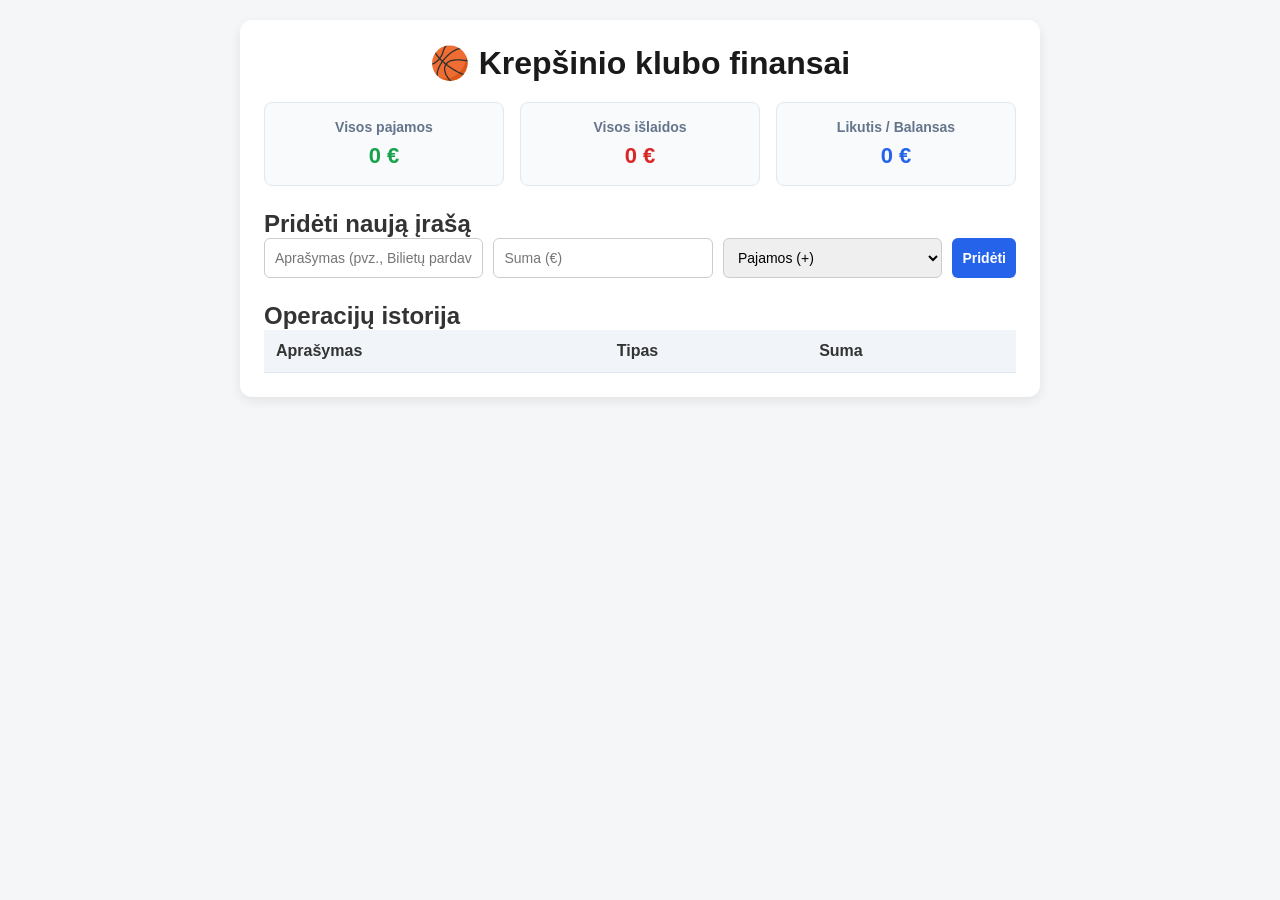
<file: Index.html>
<!DOCTYPE html>
<html lang="lt">
<head>
  <meta charset="UTF-8">
  <meta name="viewport" content="width=device-width, initial-scale=1.0">
  <title>Krepšinio klubo finansai</title>
  <style>
    /* Baziniai stiliai */
    * {
      box-sizing: border-box;
      margin: 0;
      padding: 0;
      font-family: -apple-system, BlinkMacSystemFont, "Segoe UI", Roboto, Helvetica, Arial, sans-serif;
    }
    body {
      background-color: #f4f6f8;
      color: #333;
      padding: 20px;
    }
    .container {
      max-width: 800px;
      margin: 0 auto;
      background: #ffffff;
      padding: 24px;
      border-radius: 12px;
      box-shadow: 0 4px 12px rgba(0,0,0,0.08);
    }
    h1 {
      text-align: center;
      margin-bottom: 20px;
      color: #1a1a1a;
    }
    .card-grid {
      display: grid;
      grid-template-columns: repeat(auto-fit, minmax(200px, 1fr));
      gap: 16px;
      margin-bottom: 24px;
    }
    .card {
      padding: 16px;
      border-radius: 8px;
      background: #f8fafc;
      border: 1px solid #e2e8f0;
      text-align: center;
    }
    .card h3 {
      font-size: 14px;
      color: #64748b;
      margin-bottom: 8px;
    }
    .card p {
      font-size: 22px;
      font-weight: bold;
    }
    .pajamos { color: #16a34a; }
    .islaidos { color: #dc2626; }
    .balansas { color: #2563eb; }
    
    /* Formos stiliai */
    form {
      display: flex;
      flex-wrap: wrap;
      gap: 10px;
      margin-bottom: 24px;
    }
    input, select, button {
      padding: 10px;
      border: 1px solid #ccc;
      border-radius: 6px;
      font-size: 14px;
    }
    input, select {
      flex: 1 1 180px;
    }
    button {
      background-color: #2563eb;
      color: white;
      border: none;
      cursor: pointer;
      font-weight: bold;
    }
    button:hover {
      background-color: #1d4ed8;
    }

    /* Lentelės stiliai */
    table {
      width: 100%;
      border-collapse: collapse;
    }
    th, td {
      padding: 12px;
      text-align: left;
      border-bottom: 1px solid #e2e8f0;
    }
    th {
      background-color: #f1f5f9;
    }
  </style>
</head>
<body>

  <div class="container">
    <h1>🏀 Krepšinio klubo finansai</h1>

    <div class="card-grid">
      <div class="card">
        <h3>Visos pajamos</h3>
        <p id="total-pajamos" class="pajamos">0 €</p>
      </div>
      <div class="card">
        <h3>Visos išlaidos</h3>
        <p id="total-islaidos" class="islaidos">0 €</p>
      </div>
      <div class="card">
        <h3>Likutis / Balansas</h3>
        <p id="total-balansas" class="balansas">0 €</p>
      </div>
    </div>

    <h2>Pridėti naują įrašą</h2>
    <form id="finance-form">
      <input type="text" id="desc" placeholder="Aprašymas (pvz., Bilietų pardavimai)" required>
      <input type="number" id="amount" placeholder="Suma (€)" step="0.01" required>
      <select id="type">
        <option value="pajamos">Pajamos (+)</option>
        <option value="islaidos">Išlaidos (-)</option>
      </select>
      <button type="submit">Pridėti</button>
    </form>

    <h2>Operacijų istorija</h2>
    <table>
      <thead>
        <tr>
          <th>Aprašymas</th>
          <th>Tipas</th>
          <th>Suma</th>
        </tr>
      </thead>
      <tbody id="transaction-list">
        <!-- Įrašai bus įterpti čia -->
      </tbody>
    </table>
  </div>

  <script>
    // Duomenų valdymas ir logika
    let transactions = [];

    const form = document.getElementById('finance-form');
    const descInput = document.getElementById('desc');
    const amountInput = document.getElementById('amount');
    const typeSelect = document.getElementById('type');
    const list = document.getElementById('transaction-list');

    const totalPajamosEl = document.getElementById('total-pajamos');
    const totalIslaidosEl = document.getElementById('total-islaidos');
    const totalBalansasEl = document.getElementById('total-balansas');

    form.addEventListener('submit', function(e) {
      e.preventDefault();

      const desc = descInput.value;
      const amount = parseFloat(amountInput.value);
      const type = typeSelect.value;

      if (!desc || isNaN(amount)) return;

      const transaction = { id: Date.now(), desc, amount, type };
      transactions.push(transaction);

      updateUI();

      descInput.value = '';
      amountInput.value = '';
    });

    function updateUI() {
      list.innerHTML = '';
      let pajamos = 0;
      let islaidos = 0;

      transactions.forEach(t => {
        if (t.type === 'pajamos') pajamos += t.amount;
        else islaidos += t.amount;

        const row = document.createElement('tr');
        row.innerHTML = `
          <td>${t.desc}</td>
          <td style="color: ${t.type === 'pajamos' ? '#16a34a' : '#dc2626'}">
            ${t.type === 'pajamos' ? 'Pajamos' : 'Išlaidos'}
          </td>
          <td><strong>${t.type === 'pajamos' ? '+' : '-'}${t.amount.toFixed(2)} €</strong></td>
        `;
        list.appendChild(row);
      });

      const balansas = pajamos - islaidos;

      totalPajamosEl.textContent = `${pajamos.toFixed(2)} €`;
      totalIslaidosEl.textContent = `${islaidos.toFixed(2)} €`;
      totalBalansasEl.textContent = `${balansas.toFixed(2)} €`;
    }
  </script>
</body>
</html>
</file>
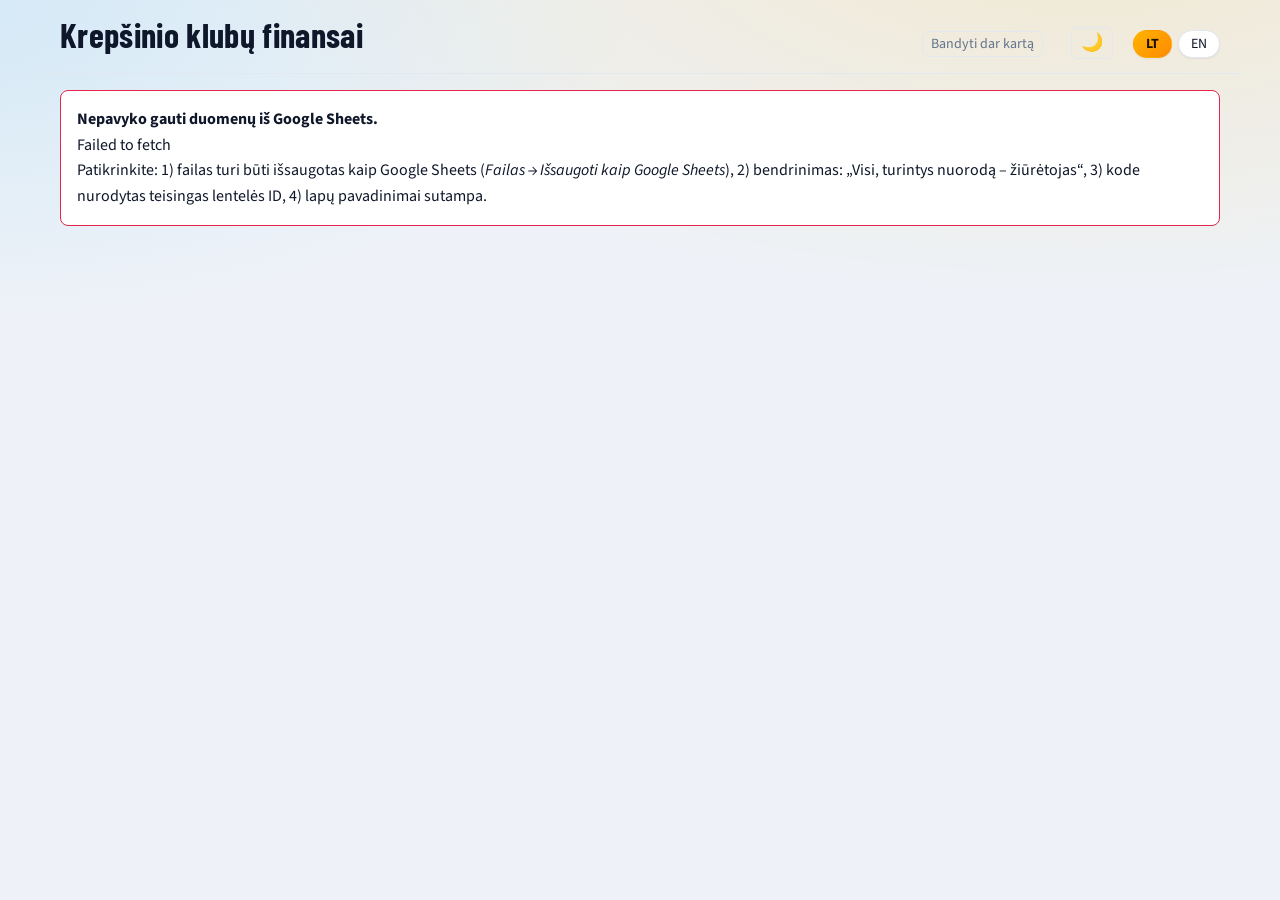
<file: index.html>
<!DOCTYPE html>
<html lang="lt">
<head>
<meta charset="utf-8">
<meta name="viewport" content="width=device-width, initial-scale=1">
<title>Krepšinio klubų finansai</title>
<link rel="preconnect" href="https://fonts.googleapis.com">
<link rel="stylesheet" href="https://fonts.googleapis.com/css2?family=Barlow+Condensed:wght@600;700&family=Source+Sans+3:wght@400;600&display=swap">
<style>
:root{--bg:#eef2f8;--card:#fff;--ink:#0f172a;--mute:#64748b;--line:#e2e8f0;--a:#ffb400;--b:#0ea5e9;--pos:#12a150;--neg:#e5254b;--sh:0 1px 2px rgba(15,23,42,.06),0 14px 34px -14px rgba(15,23,42,.25);--hd:'Barlow Condensed','Arial Narrow',sans-serif;--tx:'Source Sans 3',system-ui,sans-serif}
@media(prefers-color-scheme:dark){:root:not([data-t=light]){--bg:#0a1020;--card:#131c30;--ink:#f1f5f9;--mute:#9aa8bf;--line:#223052;--a:#ffc82e;--b:#38bdf8;--pos:#34e39a;--neg:#ff6b86;--sh:0 1px 2px #0008,0 16px 36px -14px #000c}}
:root[data-t=dark]{--bg:#0a1020;--card:#131c30;--ink:#f1f5f9;--mute:#9aa8bf;--line:#223052;--a:#ffc82e;--b:#38bdf8;--pos:#34e39a;--neg:#ff6b86;--sh:0 1px 2px #0008,0 16px 36px -14px #000c}
*{box-sizing:border-box}
body{margin:0;background:var(--bg);color:var(--ink);font:16px/1.45 var(--tx)}
header{display:flex;flex-wrap:wrap;gap:8px 20px;align-items:baseline;padding:18px 20px 0;max-width:1200px;margin:auto}
h1{font:700 34px/1 var(--hd);margin:0;letter-spacing:.01em}
#st{color:var(--mute);font-size:14px;margin-left:auto}
button{font:inherit;color:inherit;cursor:pointer}
button:focus-visible,input:focus-visible,a:focus-visible{outline:2px solid var(--b);outline-offset:2px}
.ic{background:none;border:1px solid var(--line);border-radius:6px;padding:2px 8px;margin-left:8px}
nav{display:flex;gap:4px;padding:14px 20px 0;max-width:1200px;margin:auto;overflow-x:auto;border-bottom:1px solid var(--line)}
nav button{background:none;border:0;border-bottom:3px solid transparent;font:700 20px var(--hd);padding:6px 12px;color:var(--mute);white-space:nowrap}
nav button[aria-selected=true]{color:var(--ink);border-color:var(--a)}
main{max-width:1200px;margin:auto;padding:16px 20px 60px}
.bar{display:flex;flex-wrap:wrap;gap:8px;align-items:center;margin-bottom:10px}
.chip{border:1px solid var(--line);background:var(--card);border-radius:99px;padding:3px 12px;font-size:14px}
.chip[aria-pressed=true]{background:var(--ink);color:var(--bg);border-color:var(--ink)}
input[type=search]{font:inherit;background:var(--card);color:var(--ink);border:1px solid var(--line);border-radius:8px;padding:6px 10px;min-width:200px;margin-left:auto}
.sum{color:var(--mute);font-size:14px;margin:0 0 10px}
.tw{overflow-x:auto;background:var(--card);border:1px solid var(--line);border-radius:8px}
table{border-collapse:collapse;width:100%;font-variant-numeric:tabular-nums}
th,td{padding:8px 12px;text-align:right;border-bottom:1px solid var(--line);white-space:nowrap}
th{font:700 16px var(--hd);color:var(--mute);cursor:pointer;user-select:none;position:sticky;top:0;background:var(--card)}
th.l,td.l{text-align:left}
th[aria-sort]{color:var(--ink)}
td.l{position:sticky;left:0;background:var(--card)}
td small{display:block;color:var(--mute);font-size:12px;line-height:1.1}
tr:last-child td{border-bottom:0}
.sh{display:inline-flex;align-items:center;gap:8px}
.sh i{display:inline-block;width:70px;height:8px;background:var(--b);border-radius:2px;overflow:hidden;opacity:.9}
.sh i b{display:block;height:100%;background:var(--a)}
.pos{color:var(--pos)}.neg{color:var(--neg)}.na{color:var(--mute)}
td a{margin-right:6px;color:var(--b)}
.cards{display:grid;grid-template-columns:repeat(auto-fill,minmax(300px,1fr));gap:12px}
.card{background:var(--card);border:1px solid var(--line);border-radius:8px;padding:14px 16px}
.card h3{font:700 22px var(--hd);margin:0 0 6px}.card h3 span{color:var(--mute);font-size:16px;margin-left:6px}
.card p{margin:0 0 8px;font-size:15px}
.msg{background:var(--card);border:1px solid var(--neg);border-radius:8px;padding:16px;line-height:1.6}
tr.c,tr.pc{cursor:pointer}tr.c:hover td,tr.pc:hover td{background:color-mix(in srgb,var(--a) 12%,var(--card))}
.cl{display:flex;align-items:center}.lw{display:inline-grid;margin-right:10px;flex:none}.lw>*{grid-area:1/1;margin:0}
.lg{width:30px;height:30px;border-radius:50%;object-fit:contain;background:#fff}.in{display:inline-flex;align-items:center;justify-content:center;color:#fff;font:700 12px var(--hd)}
#md{position:fixed;inset:0;background:#000a;display:none;align-items:flex-end;justify-content:center;z-index:9}#md.o{display:flex}
.sheet{background:var(--bg);width:min(900px,100%);max-height:92vh;overflow:auto;border-radius:14px 14px 0 0;padding:18px 20px 28px}
@media(min-width:800px){#md{align-items:center}.sheet{border-radius:14px}}
.kp{display:grid;grid-template-columns:repeat(auto-fit,minmax(140px,1fr));gap:10px;margin:12px 0}
.kp div{background:var(--card);border:1px solid var(--line);border-radius:8px;padding:8px 12px}.kp small{display:block;color:var(--mute);font-size:12px}.kp b{font:700 24px var(--hd)}
h2,h3{font-family:var(--hd);margin:8px 0 4px}h2{font-size:30px;margin:0}.top{display:flex;gap:8px;margin-bottom:10px}.top button{margin-left:auto}
.top button,.lk{border:1px solid var(--line);background:var(--card);border-radius:8px;padding:4px 12px;color:var(--ink);text-decoration:none;font-size:14px}
iframe{width:100%;height:calc(100vh - 150px);min-height:620px;border:1px solid var(--line);border-radius:8px;background:#fff}
#lang{display:flex;gap:6px}.pf{position:relative;cursor:help;border-bottom:1px dotted var(--mute)}.tip{display:none;position:absolute;left:0;top:140%;z-index:5;width:min(380px,80vw);background:var(--card);color:var(--ink);border:1px solid var(--line);border-radius:8px;padding:8px 10px;font-size:14px;line-height:1.4;box-shadow:0 6px 20px #0005}.pf:hover .tip,.pf:focus .tip{display:block}
body{background:radial-gradient(900px 380px at 85% -8%,color-mix(in srgb,var(--a) 16%,transparent),transparent),radial-gradient(700px 320px at -5% 0,color-mix(in srgb,var(--b) 12%,transparent),transparent),var(--bg);background-attachment:fixed}
.tw,.kp div,.card,.sheet,.chip{box-shadow:var(--sh)}.chip{border-radius:99px}.chip[aria-pressed=true]{background:linear-gradient(135deg,var(--a),#ff8a00);color:#1b1300;border-color:transparent;font-weight:700}
.pos,.neg{display:inline-block;padding:1px 10px;border-radius:99px;font-weight:700}.pos{color:var(--pos);background:color-mix(in srgb,var(--pos) 18%,transparent)}.neg{color:var(--neg);background:color-mix(in srgb,var(--neg) 18%,transparent)}
.sh i{background:color-mix(in srgb,var(--b) 28%,transparent);height:9px;border-radius:9px}.sh i b{background:linear-gradient(90deg,#ffd54a,#ff8a00);border-radius:9px}
.kp b{background:linear-gradient(135deg,var(--ink),color-mix(in srgb,var(--ink) 55%,var(--b)));-webkit-background-clip:text;background-clip:text;-webkit-text-fill-color:transparent}.kp b .pos,.kp b .neg{-webkit-text-fill-color:currentColor}
#th{font-size:18px;padding:2px 9px}.rl{height:44px;max-width:130px;object-fit:contain;background:#fff;border-radius:10px;padding:4px;box-shadow:var(--sh)}
.sx{position:relative;display:inline-block;margin-bottom:8px}.sx .opts{display:none;position:absolute;left:0;top:calc(100% - 2px);z-index:6;padding:10px;gap:6px;flex-wrap:wrap;width:min(430px,88vw);background:var(--card);border:1px solid var(--line);border-radius:14px;box-shadow:var(--sh)}.sx:hover .opts,.sx:focus-within .opts{display:flex}
.ms{display:none;font:inherit;background:var(--card);color:var(--ink);border:1px solid var(--line);border-radius:10px;padding:8px 10px;margin:0 0 10px;width:100%}
@media(max-width:720px){
 header{padding:14px 14px 0}h1{font-size:28px}#st{margin-left:0;width:100%}main{padding:12px 12px 60px}nav{padding:10px 12px 0}
 .bar{gap:6px}.bar.n{flex-wrap:nowrap;overflow-x:auto;padding-bottom:6px}.bar.n .chip{white-space:nowrap;flex:none}input[type=search]{width:100%;margin:0}
 .ms{display:block}.sum{font-size:13px}
 .tw{background:transparent;border:0;box-shadow:none;overflow:visible}
 .tw table,.tw tbody,.tw tr,.tw td{display:block}.tw thead{display:none}
 .tw tr{display:grid;grid-template-columns:1fr 1fr;gap:10px 14px;background:var(--card);border:1px solid var(--line);border-radius:16px;box-shadow:var(--sh);padding:14px;margin-bottom:12px}
 .tw td{border:0;padding:0;text-align:left;white-space:normal;position:static;background:transparent}
 .tw td.l{grid-column:1/-1;font-size:18px}.tw td.l small{display:block;margin-bottom:2px}
 .tw td[data-lb]:not(.l)::before{content:attr(data-lb);display:block;color:var(--mute);font-size:11px;font-weight:600;text-transform:uppercase;letter-spacing:.05em;margin-bottom:1px}
 .tw tr:hover td{background:transparent}.tw tr.c:active,.tw tr.pc:active{transform:scale(.99)}
 #md{align-items:flex-end}.sheet{max-height:94vh;max-height:94dvh;padding:14px 14px 30px;border-radius:20px 20px 0 0}h2{font-size:26px}
 .kp{grid-template-columns:1fr 1fr;gap:8px}.kp b{font-size:21px}.kp small{font-size:11px}
 .sx .opts{width:min(430px,calc(100vw - 24px))}
}
@media(max-width:720px){.tw.ch{background:var(--card);border:1px solid var(--line);box-shadow:var(--sh);border-radius:14px}.rl{height:38px;max-width:84px}.cl h2{overflow-wrap:anywhere}}
body.lk{position:fixed;left:0;right:0;width:100%;overflow:hidden}#md,.sheet{overscroll-behavior:contain}.sheet.sm{width:min(560px,100%)}.sheet{padding-top:0!important;max-height:92vh;max-height:92dvh}.top{position:sticky;top:0;z-index:3;background:var(--bg);padding:12px 0 8px;margin-bottom:6px}
</style>
</head>
<body>
<header><h1 id="h1">Krepšinio klubų finansai</h1><span id="st">Kraunama…</span><button class="ic" id="th" aria-label="Tema"></button><span id="lang"><button class="chip" data-l="lt">LT</button> <button class="chip" data-l="en">EN</button></span></header>
<nav role="tablist" id="tabs"></nav>
<main id="out"></main>
<div id="md" aria-modal="true" role="dialog"><div class="sheet" id="sh"></div></div>
<script>
// ---- Nustatymai: Google lentelės ID (turi būti tikra Google Sheets lentelė, ne .xlsx) ----
const SHEET_ID="1cWx_skBNVz6XwtdFsHNX5Jhd2TwRLFiY";
// Kiekvienam lapui – galimi pavadinimai (su „/" ir be). Pirmas tinkamas naudojamas.
const SHEETS={b27:["Budgets 26/27","Budgets 2627"],b26:["Budgets 25/26","Budgets 2526"],w26:["World 25/26","World 2526"],att:["Attendance 25/26","Attendance 2526","Attendance"],sal:["Player Salaries"],hist:["Historical Budgets"]};
const C="Australia|Australija|AU;Austria|Austrija|AT;Belgium|Belgija|BE;Bosnia and Herzegovina|Bosnija ir Hercegovina|BA;Croatia|Kroatija|HR;Czech Republic|Čekija|CZ;Denmark|Danija|DK;Estonia|Estija|EE;Finland|Suomija|FI;France|Prancūzija|FR;Germany|Vokietija|DE;Greece|Graikija|GR;Hungary|Vengrija|HU;Israel|Izraelis|IL;Italy|Italija|IT;Japan|Japonija|JP;Latvia|Latvija|LV;Lithuania|Lietuva|LT;Montenegro|Juodkalnija|ME;North Macedonia|Šiaurės Makedonija|MK;Poland|Lenkija|PL;Portugal|Portugalija|PT;Romania|Rumunija|RO;Serbia|Serbija|RS;Slovakia|Slovakija|SK;Slovenia|Slovėnija|SI;Spain|Ispanija|ES;Turkey|Turkija|TR;United Arab Emirates|Jungtiniai Arabų Emyratai|AE;United Kingdom|Jungtinė Karalystė|GB;Ukraine|Ukraina|UA;Bulgaria|Bulgarija|BG;Georgia|Gruzija|GE;Cyprus|Kipras|CY;Netherlands|Nyderlandai|NL;Switzerland|Šveicarija|CH;Sweden|Švedija|SE;Norway|Norvegija|NO;Iceland|Islandija|IS;Kosovo|Kosovas|XK;Azerbaijan|Azerbaidžanas|AZ;Ireland|Airija|IE;Albania|Albanija|AL;Russia|Rusija|RU".split(";").map(s=>s.split("|"));
const NAT=Object.fromEntries(C.map(c=>[c[0],c[1]])),FL=Object.fromEntries(C.map(c=>[c[1],c[2]]));
const flag=n=>FL[n]?String.fromCodePoint(...[...FL[n]].map(c=>127397+c.charCodeAt(0)))+" ":"";
const LT2EN=Object.fromEntries(C.map(c=>[c[1],c[0]])),dn=n=>LANG==="en"?(LT2EN[n]||n):n;
let nf=new Intl.NumberFormat("lt-LT",{maximumFractionDigits:0});
const eur=n=>n==null?"–":nf.format(n)+" €";
const esc=s=>String(s??"").replace(/[&<>"]/g,c=>({"&":"&amp;","<":"&lt;",">":"&gt;",'"':"&quot;"}[c]));
const norm=s=>String(s).toLowerCase().normalize("NFD").replace(/[^a-z0-9]/g,"");
const nat=n=>NAT[n]||n;
const num=v=>{if(v==null)return null;const s=String(v).replace(/[\s\u00a0€$%]/g,"").replace(/,/g,"");if(!/^-?\d/.test(s))return null;const n=parseFloat(s);return isNaN(n)?null:n};
const txt=v=>{const s=String(v??"").trim();return(s===""||s==="-"||s[0]==="#")?"":s};
function csv(t){const R=[];let r=[],c="",q=0;for(let i=0;i<t.length;i++){const h=t[i];
 if(q){if(h=='"'){if(t[i+1]=='"'){c+='"';i++}else q=0}else c+=h}
 else if(h=='"')q=1;else if(h==","){r.push(c);c=""}else if(h=="\n"){r.push(c);R.push(r);r=[];c=""}else if(h!="\r")c+=h}
 if(c||r.length){r.push(c);R.push(r)}return R}
let DEF;
async function raw(n){
 const res=await fetch(`https://docs.google.com/spreadsheets/d/${SHEET_ID}/gviz/tq?tqx=out:csv&headers=0&sheet=${encodeURIComponent(n)}`);
 const t=await res.text();
 if(!res.ok||/^\s*</.test(t))throw new Error(`Lapas „${n}" neatsidaro (HTTP ${res.status})`);
 return t}
// Jei lapo pavadinimas neegzistuoja, Google tyliai grąžina pirmą lapą – tokį atsakymą atmetame
async function load(names,first){
 for(const n of names){const t=await raw(n);if(first||t!==DEF)return csv(t)}
 throw new Error(`Lapas „${names[0]}" nerastas – patikrinkite jo pavadinimą lentelėje`)}
// Suranda lenteles, kurių antraštės eilutė prasideda reikšme hdr antrame stulpelyje
function blocks(rows,hdr){const out=[];let title="";
 for(let i=0;i<rows.length;i++){const a=(rows[i][1]||"").trim();
  if(a===hdr){const h=rows[i].map(x=>x.trim()),d=[];let j=i+1;
   while(j<rows.length){const b=(rows[j][1]||"").trim();if(!b||b===hdr||/^Vidurkis/.test(b))break;d.push(rows[j]);j++}
   out.push({title,h,d});i=j-1}
  else if(a)title=a}
 return out}
const ix=(h,re)=>h.findIndex(x=>re.test(x));
function budgets(rows,season,world){const o=[];
 for(const b of blocks(rows,"Nation")){/* Google CSV „pameta" antraštes skaitinių stulpelių viršuje, todėl stulpeliai imami pagal vietą: B šalis, C klubas, D biudžetas, E algos, H vieta, I Europa, J+ šaltiniai */
  const sn=season==="H"?(b.title.match(/(\d\d)\s*\/\s*(\d\d)\s*$/)||[]).slice(1).join("/"):season;if(!sn)continue;
  const q=season==="26/27"?1:0,c={n:1,club:2,t:3,s:4,p:6+q,e:7+q};
  const src=[8,9,10,11,12].map(i=>i+q);
  for(const r of b.d){if(!txt(r[c.club]))continue;
   o.push({season:sn,nation:nat(r[1].trim()),club:r[c.club].trim(),total:num(r[c.t]),sal:num(r[c.s]),place:num(r[c.p]),eu:txt(r[c.e]).replace(/^https?:.*/,""),src:src.map(i=>(r[i]||"").trim()).filter(u=>/^https?:/.test(u))})}}
 return o}
const AD={French:"France",German:"Germany",Spanish:"Spain",Italian:"Italy",Lithuanian:"Lithuania",Greek:"Greece",Turkish:"Turkey",Israeli:"Israel",Polish:"Poland",Serbian:"Serbia",Latvian:"Latvia",Estonian:"Estonia",Finnish:"Finland"};
const fr=v=>{const n=num(v);return n==null?null:/%/.test(String(v))||n>1.5?n/100:n};
function attendance(rows){const o=[];let title="";
 for(const r of rows){const a=(r[1]||"").trim();if(!a||a==="Club"||a==="Klubas")continue;
  if(num(r[5])==null&&num(r[6])==null){title=a;continue}
  const m=title.match(/^(\w+) league/i),nation=m&&AD[m[1]]?nat(AD[m[1]]):title.replace(/\s*\(.*/,"").replace(/ league$/i,"");
  const nums=String(r[6]).split("/").map(num).filter(x=>x!=null),avg=num(r[5]),cap=nums.length?nums[nums.length-1]:null;
  o.push({nation,club:a,city:txt(r[2]),avg,cap,fill:fr(r[7])??(avg!=null&&cap?avg/cap:null),expE:num(r[11]),idxE:num(r[12]),expL:num(r[13]),idxL:num(r[14]),profile:txt(r[15]),place:num(r[16])})}
 return o}
function salaries(rows){const o=[];
 for(const b of blocks(rows,"Role")){const g=i=>i;
  for(const r of b.d){if(!txt(r[2]))continue;
   o.push({role:r[1].trim(),name:r[2].trim(),country:nat((r[3]||"").trim()),team:txt(r[4]),season:txt(r[5]),value:num(r[6]),len:txt(r[7]),month:num(r[8]),src:(r[9]||"").trim()})}}
 return o}
function taxes(rows){return rows.filter(r=>txt(r[3])&&!/^https?:/.test(r[1])).map(r=>({country:r[1].trim(),season:txt(r[2]),text:r[3].trim(),src:(r[4]||"").trim()}))}

const EN={"Krepšinio klubų finansai":"Basketball Club Finances","Kraunama…":"Loading…","Atnaujinta":"Updated","Atnaujinti":"Refresh","Bandyti dar kartą":"Try again","Nepavyko gauti duomenų iš Google Sheets.":"Could not load data from Google Sheets.","Biudžetai":"Budgets","Biudžeto pokytis (€)":"Budget change (€)","Lankomumas":"Attendance","Žaidėjų algos":"Player salaries","Mokesčių skaičiuoklė":"Tax calculator","Klubas":"Club","Bendras biudžetas":"Total budget","Atlyginimų biudžetas":"Salary budget","Atlyginimų dalis":"Salary share","Biudžeto pokytis":"Budget change","Vieta lygoje":"League place","Europos turnyras":"European competition","Europa":"Europe","Šaltiniai":"Sources","Šaltinis":"Source","nuoroda":"link","Vid. lankomumas":"Avg. attendance","Užpildymas":"Filling rate","Profilis":"Profile","Žaidėjas / treneris":"Player / coach","Komanda":"Team","Šalis":"Country","Sezonas":"Season","sezonas":"season","Sutarties vertė":"Contract value","Trukmė":"Length","Mėnesio alga":"Monthly salary","Visos":"All","Ieškoti…":"Search…","Paieška":"Search","įrašų, iš jų pilnų duomenų:":"records, with complete data:","vidutinė atlyginimų dalis":"average salary share","(iš ":"(of ","Rodoma pirmos 300 eilučių – siaurinkite paieška ar filtru.":"Showing the first 300 rows – narrow down with search or filter.","Tušti langeliai rodomi „–“ ir į vidurkius neįtraukiami.":"Empty cells are shown as “–” and excluded from averages.","Nieko nerasta":"Nothing found","Uždaryti":"Close","← Atgal":"← Back","Lankomumas 2025/26":"Attendance 2025/26","Galima arenos talpa":"Available arena capacity","Tikėtinas lankomumas tokioje rinkoje (Europos kontekste)":"Expected attendance for such a market (European context)","Tikėtinas lankomumas savos lygos kontekste":"Expected attendance in own-league context","Lankomumo indeksas vs Europa":"Attendance index vs Europe","Lankomumo indeksas vs savo lyga":"Attendance index vs own league","Žaidėjai ir algos":"Players and salaries","Vardas":"Name","Rolė":"Role","Spauskite žaidėją, kad matytumėte visą algų istoriją.":"Click a player to see the full salary history.","Mėnesio algos pokytis (€)":"Monthly salary change (€)","Algų istorija":"Salary history","įrašų:":"records:","čempionai":"champions"};
C.forEach(c=>EN[c[1]]=c[0]);
const PAIRS=Object.entries(EN).sort((x,y)=>y[0].length-x[0].length).map(([k,v])=>[new RegExp("(?<![\\p{L}])"+k.replace(/[.*+?^${}()|[\]\\]/g,"\\$&")+"(?![\\p{L}])","gu"),v]);
let LANG=(()=>{try{return localStorage.getItem("lang")||"lt"}catch(e){return"lt"}})(),stH="";
const tr=s=>LANG==="en"?PAIRS.reduce((a,[re,v])=>a.replace(re,v),s):s;
const setSt=s=>{stH=s;$("st").innerHTML=tr(s)};
function setLang(l){LANG=l;try{localStorage.setItem("lang",l)}catch(e){}
 nf=new Intl.NumberFormat(l==="en"?"en-GB":"lt-LT",{maximumFractionDigits:0});document.documentElement.lang=l;
 $("h1").textContent=tr("Krepšinio klubų finansai");document.title=$("h1").textContent;
 document.querySelectorAll("#lang button").forEach(b=>b.setAttribute("aria-pressed",b.dataset.l===l));
 setSt(stH);closeAll();if(D.bud)render()}
// ---- Būsena ir atvaizdavimas ----
const RL='<img class="rl" src="https://rytasvilnius.lt/en/wp-content/uploads/sites/3/2024/07/rytas.png" alt="Rytas" onerror="this.remove()">';
const cmp=v=>v>=1e6?(v/1e6).toFixed(1)+"M":Math.round(v/1000)+"k";
function chart(it,sel,aria){const n=it.length,st=38,bw=24,f=10,base=92,mb=56,mx=Math.max(...it.map(x=>x.v||0),1),W=Math.max(n*st+14,110),Hh=122;
 return`<div class="tw ch" style="padding:8px 10px"><svg viewBox="0 0 ${W} ${Hh}" style="display:block;width:100%;max-width:${W}px;height:auto" role="img" aria-label="${aria}"><defs><linearGradient id="gy" x1="0" y1="0" x2="0" y2="1"><stop offset="0" stop-color="#ffd84d"/><stop offset="1" stop-color="#ff8a00"/></linearGradient></defs>${it.map((p,i)=>{const x=i*st+8,c=x+bw/2,bh=p.v?p.v/mx*mb:0,s=p.l===sel,val=p.v?cmp(p.v):"–",fw=s?800:500;
  return`<g ${p.a||""} ${p.a?'style="cursor:pointer"':""}><title>${esc(p.t)}</title>${p.a?`<rect x="${x-5}" y="0" width="${bw+10}" height="${Hh}" fill="transparent"/>`:""}<rect x="${x}" y="${base-bh}" width="${bw}" height="${Math.max(bh,2)}" rx="4" fill="url(#gy)" ${s?'stroke="var(--ink)" stroke-width="2"':'opacity=".92"'}/>${s?`<text x="${c}" y="${base-bh-19}" text-anchor="middle" font-size="9" fill="var(--ink)">▼</text>`:""}<text x="${c}" y="${base-bh-5}" text-anchor="middle" font-size="${f}" font-weight="${fw}" fill="var(--ink)">${val}</text><text x="${c}" y="${base+15}" text-anchor="middle" font-size="${f}" font-weight="${s?800:400}" fill="${s?"var(--ink)":"var(--mute)"}">${esc(p.l)}</text>${p.s?`<text x="${c}" y="${base+28}" text-anchor="middle" font-size="8" fill="var(--mute)">${esc(p.s)}</text>`:""}</g>`}).join("")}</svg></div>`}
const sx=(cur,list,mk)=>list.length>1?`<div class="sx"><button class="chip cur" aria-pressed="true">${cur} ▾</button><div class="opts">${list.map(mk).join("")}</div></div>`:`<button class="chip" aria-pressed="true">${cur}</button>`;
let TH=(()=>{try{return localStorage.getItem("theme")||""}catch(e){return""}})();
const isDark=()=>TH?TH==="dark":matchMedia("(prefers-color-scheme:dark)").matches;
function syncTheme(){const f=document.querySelector("iframe");try{f.contentDocument.documentElement.setAttribute("data-t",isDark()?"dark":"light")}catch(e){}}
function setTheme(t){TH=t;document.documentElement.setAttribute("data-t",t);try{localStorage.setItem("theme",t)}catch(e){}$("th").textContent=isDark()?"☀️":"🌙";syncTheme()}
let LOGOS={},V=[],H=[];
const tk=s=>String(s||"").toLowerCase().normalize("NFD").replace(/[\u0300-\u036f]/g,"").split(/[^a-z0-9]+/).filter(Boolean);
const same=(a,b)=>{const x=tk(a),y=tk(b);if(!x.length||!y.length)return false;if(x.join("")===y.join(""))return true;const[s,l]=x.length<=y.length?[x,y]:[y,x];return s.join("").length>3&&s.every(w=>l.includes(w))};
const logo=n=>{const u=LOGOS[norm(n)],i=n.split(/\s+/).slice(0,2).map(w=>w[0]).join("").toUpperCase();
 return`<span class="lw"><span class="lg in" style="background:hsl(${[...n].reduce((a,c)=>(a*31+c.charCodeAt(0))%360,7)} 40% 38%)">${esc(i)}</span>${u?`<img class="lg" src="${esc(u)}" alt="" loading="lazy" onerror="this.remove()">`:""}</span>`};
const n0=n=>n==null?"–":nf.format(n),f2=n=>n==null?"–":n.toFixed(2).replace(".",LANG==="en"?".":",");
const PROF=[
[/strong in europe and own/i,"Stipri Europoje ir savo lygoje","Pritraukia aiškiai daugiau žiūrovų nei tikėtasi – ir savo lygoje, ir palyginus su Europos klubais. Pagal bet kokį matą – vienas geriausiai žiūrovus pritraukiančių klubų.","Draws clearly more fans than expected, both in its own league and compared with clubs across Europe. A top fan-attraction club by any measure."],
[/strong in own league.*line with europe/i,"Stipri savo lygoje, atitinka Europos lygį","Lenkia panašaus dydžio rinkos šalies varžovus ir pritraukia maždaug tiek žiūrovų, kiek tipiškas tokio dydžio Europos klubas.","Outperforms its domestic rivals of similar market size and draws about as many fans as a typical European club of its size."],
[/strong (for its|in own) league.*below|strong for its league/i,"Stipri savo lygoje (žemiau Europos)","Išsiskiria savo lygoje, bet visa lyga pritraukia mažiau žiūrovų nei kitos, todėl klubas vis tiek atsilieka nuo panašių Europos klubų.","A standout in its own league, but the league as a whole draws fewer fans than others, so the club still trails comparable European clubs."],
[/in line with own league.*above/i,"Atitinka savo lygą, aukščiau Europos","Pritraukia maždaug tiek, kiek tikimasi savo lygoje. Kadangi lyga populiari, klubas vis tiek viršija Europos vidurkį.","Draws about what's expected in its own league. Because that league is popular, this still puts the club above the European average."],
[/in line with expectations/i,"Atitinka lūkesčius (lyga ir Europa)","Pritraukia maždaug tiek žiūrovų, kiek tikėtasi – ir savo lygoje, ir Europoje. Nei išsiskiria, nei atsilieka.","Draws about as many fans as expected, both in its own league and across Europe. Neither a standout nor a laggard."],
[/in line with own league.*below/i,"Atitinka savo lygą, žemiau Europos","Rodo tikėtą rezultatą tarp šalies varžovų, bet jo lyga pritraukia mažiau žiūrovų nei kitos, todėl atsilieka nuo panašių Europos klubų.","Performs as expected among domestic rivals, but its league draws fewer fans than others, so it falls short of comparable European clubs."],
[/capacity/i,"Apribota talpos (arena pilna)","Lankomumas mažesnis nei tikėtasi, bet arena beveik pilna per kiekvienas rungtynes. Skaičius riboja pastatas, o ne susidomėjimo trūkumas; tikroji paklausa tikriausiai didesnė.","Attendance is below expected, but the arena is nearly full every game. The building, not a lack of interest, holds the numbers back; real demand is likely higher."],
[/helped by/i,"Padeda stipri lyga (yra tuščių vietų)","Pritraukia mažiau žiūrovų nei tikėtasi savo lygoje, arenoje yra tuščių vietų, bet bendras lygos populiarumas išlaiko klubą Europos vidurkio lygyje ar aukščiau.","Draws fewer fans than expected for its league, with empty seats in the arena, but the league's overall popularity keeps it at or above the European average."],
[/low interest/i,"Mažas susidomėjimas (yra tuščių vietų)","Pritraukia mažiau žiūrovų nei tikėtasi ir savo lygoje, ir Europoje, arenoje yra tuščių vietų. Silpniausias žiūrovų pritraukimas šiame palyginime.","Draws fewer fans than expected in its own league and across Europe, and its arena has empty seats. Weakest fan attraction in the comparison."]];
const pf=p=>PROF.find(x=>x[0].test(p||"")),pl=p=>{const x=pf(p);return LANG==="lt"&&x?x[1]:p},pd=p=>{const x=pf(p);return x?(LANG==="lt"?x[2]:x[3]):""};
const attBlock=a=>`<h3>Lankomumas 2025/26</h3><div class="kp">${kp("Vid. lankomumas",n0(a.avg))}${kp("Galima arenos talpa",n0(a.cap))}${kp("Užpildymas",pct(a.fill))}</div><div class="kp">${kp("Tikėtinas lankomumas tokioje rinkoje (Europos kontekste)",n0(a.expE))}${kp("Lankomumo indeksas vs Europa",f2(a.idxE))}</div><div class="kp">${kp("Tikėtinas lankomumas savos lygos kontekste",n0(a.expL))}${kp("Lankomumo indeksas vs savo lyga",f2(a.idxL))}</div>${a.profile?`<p class="sum"><b>Profilis:</b> <span class="pf" tabindex="0">${esc(pl(a.profile))}${pd(a.profile)?` ⓘ<span class="tip">${esc(pd(a.profile))}</span>`:""}</span></p>`:""}`;
const kp=(l,v)=>`<div><small>${l}</small><b>${v}</b></div>`;
const pct=n=>n==null?"–":Math.round(n*100)+"%";
const cell=r=>`<span title="${esc(r.nation)}">${flag(r.nation)}</span><b>${esc(r.club)}</b>`;
let HP=0,LY=0,RP=false;
function show(html){H.push(html);if(RP)RP=false;else{history.pushState({m:1},"");HP++}draw()}
function closeAll(){const n=HP;H=[];HP=0;draw();if(n)history.go(-n)}
addEventListener("popstate",()=>{if(HP>0){HP--;H.pop();draw()}});
function draw(){const m=$("md"),b=document.body;
 if(!H.length){m.classList.remove("o");if(b.classList.contains("lk")){b.classList.remove("lk");b.style.top="";scrollTo(0,LY)}return}
 if(!b.classList.contains("lk")){LY=scrollY;b.style.top=-LY+"px";b.classList.add("lk")}
 const cur=H[H.length-1];$("sh").className="sheet"+(cur.startsWith("<!--sm-->")?" sm":"");
 $("sh").innerHTML=tr(`<div class="top"><button id="bk" style="margin:0">← Atgal</button><button id="cl">Uždaryti ✕</button></div>`+cur);m.classList.add("o");$("sh").scrollTop=0;requestAnimationFrame(()=>{$("sh").scrollTop=0})}
function club(name,nation,season,rep,mode){
 if(rep){H.pop();RP=true}
 if(mode!=="att"){const m0=r=>(!nation||r.nation===nation)&&same(r.club,name),L=[...new Set([...D.bud.filter(r=>m0(r)&&(r.total!=null||r.sal!=null)).map(r=>r.season),...D.sal.filter(p=>same(p.team,name)).map(p=>p.season),...(D.att.some(m0)?["25/26"]:[])])].filter(Boolean).sort().reverse();if(L.length&&!L.includes(season))season=L[0]}
 const m=r=>(!nation||r.nation===nation)&&same(r.club,name),b=budgetRows(season).find(m),a=season==="25/26"&&D.att.find(m),at=mode==="att";
 const ps=at?[]:D.sal.filter(p=>p.season===season&&same(p.team,name)).sort((x,y)=>(y.month||0)-(x.month||0)),nm=b?b.club:a?a.club:name,nt=b?b.nation:a?a.nation:nation,
 ss=at?[]:[...new Set([...D.bud.filter(r=>m(r)&&(r.total!=null||r.sal!=null)).map(r=>r.season),...D.sal.filter(p=>same(p.team,name)).map(p=>p.season),...(D.att.some(m)?["25/26"]:[])])].filter(Boolean).sort().reverse();
 const bh=[...new Map(D.bud.filter(m).filter(r=>r.total!=null).sort((x,y)=>x.season.localeCompare(y.season)).map(r=>[r.season,r])).values()];
 const w7=(()=>{const i=bh.findIndex(r=>r.season===season),s=Math.max(0,Math.min(bh.length-7,i<0?bh.length-7:i-3));return bh.slice(s,s+7)})();
 show(`<div class="cl" style="gap:12px;flex-wrap:nowrap">${/rytas/i.test(nm)?RL:""}<h2 style="min-width:0">${esc(nm)}</h2></div><p class="sum">${flag(nt)}${esc(nt)} · sezonas ${season}</p>`
 +(ss.length>1?sx(season,ss,s=>`<button class="chip" data-cs="${s}" data-n="${esc(name)}" data-nat="${esc(nation)}" aria-pressed="${s===season}">${s}</button>`):"")
 +(/rytas/i.test(nm)?`<div class="bar">${["BCL čempionai 2026","Eurocup čempionai 2x","LKL čempionai 7x"].map(t=>`<span class="chip">🏆 ${t}</span>`).join("")}</div><div class="cl" style="gap:14px;margin:4px 0 8px">${[["rytas-1.jpg","Darius Gudelis","CEO"],["rytas-2.jpg","Mindaugas Brazys","President"]].map(([f,n,t])=>`<figure style="margin:0;text-align:center"><img src="${f}" alt="${n}" onerror="this.parentNode.remove()" style="width:64px;height:64px;border-radius:50%;object-fit:cover;object-position:50% 20%"><figcaption class="sum" style="margin:2px 0 0">${n}<br>${t}</figcaption></figure>`).join("")}</div>`:"")
 +(b&&!at?`<div class="kp">${kp("Bendras biudžetas",eur(b.total))}${kp("Atlyginimų biudžetas",eur(b.sal))}${kp("Atlyginimų dalis",pct(b.share))}${b.chg==null?"":kp("Biudžeto pokytis",`<span class="${b.chg>=0?"pos":"neg"}">${b.chg>=0?"+":""}${pct(b.chg)}</span>`)}${b.place?kp("Vieta lygoje",b.place):""}${b.eu?kp("Europa",esc(b.eu)):""}</div><p class="sum">Šaltiniai: ${links(b)}</p>`:"")
 +(!at&&bh.length>1?"<h3>Biudžeto pokytis (€)</h3>"+chart(w7.map(r=>({l:r.season,v:r.total,s:"",t:r.season+": "+eur(r.total),a:`data-cs="${r.season}" data-n="${esc(name)}" data-nat="${esc(nation)}"`})),season,"Biudžeto pokytis"):"")
 +(a?attBlock(a):"")
 +(ps.length?`<h3>Žaidėjai ir algos (${season})</h3><div class="tw"><table><thead><tr><th class="l">Vardas</th><th>Rolė</th><th>Mėnesio alga</th><th>Sutarties vertė</th></tr></thead><tbody>${ps.map(p=>`<tr class="pc" data-p="${esc(p.name)}"><td class="l"><b>${esc(p.name)}</b></td><td data-lb="Rolė">${esc(p.role)}</td><td data-lb="Mėnesio alga">${eur(p.month)}</td><td data-lb="Sutarties vertė">${eur(p.value)}</td></tr>`).join("")}</tbody></table></div><p class="sum">Spauskite žaidėją, kad matytumėte visą algų istoriją.</p>`:""))}
function player(name){
 const h=D.sal.filter(p=>norm(p.name)===norm(name)).sort((x,y)=>(x.season||"").localeCompare(y.season||"")),mx=Math.max(...h.map(p=>p.month||0),1),w=Math.max(320,h.length*64);
 const svg=chart(h.slice(-7).map(p=>({l:p.season,v:p.month,s:(p.team||"").slice(0,9),t:(p.team||"")+" "+(p.season||""),a:`data-club="${esc(p.team)}" data-season="${esc(p.season)}"`})),null,"Mėnesio algos pokytis");
 show(`${h.length<=2?"<!--sm-->":""}<h2>${esc(h[0]?h[0].name:name)}</h2>${h.length>1?`<h3>Mėnesio algos pokytis (€)</h3>${svg}`:""}<h3>Algų istorija</h3><div class="tw"><table><thead><tr><th class="l">Sezonas</th><th>Komanda</th><th>Sutarties vertė</th><th>Trukmė</th><th>Mėnesio alga</th><th>Šaltinis</th></tr></thead><tbody>${h.map(p=>`<tr class="pc" data-club="${esc(p.team)}" data-season="${esc(p.season)}"><td class="l">${esc(p.season)||"–"}</td><td data-lb="Komanda">${esc(p.team)||"–"}</td><td data-lb="Sutarties vertė">${eur(p.value)}</td><td data-lb="Trukmė">${esc(p.len)||"–"}</td><td data-lb="Mėnesio alga">${eur(p.month)}</td><td data-lb="Šaltinis">${/^https?:/.test(p.src)?`<a href="${esc(p.src)}" target="_blank" rel="noopener">nuoroda</a>`:"–"}</td></tr>`).join("")}</tbody></table></div>`)}
const D={};const S={tab:"bud",season:"26/27",nation:"",q:"",sort:{bud:["total",-1],att:["avg",-1],sal:["month",-1]}};
const TABS=[["bud","Biudžetai"],["att","Lankomumas"],["sal","Žaidėjų algos"],["tax","Mokesčių skaičiuoklė"]];
const money=k=>({k,v:r=>r[k],f:r=>`<span class="${r[k]==null?"na":""}">${eur(r[k])}</span>`});
const links=r=>(r.src||[]).map((u,i)=>`<a href="${esc(u)}" target="_blank" rel="noopener" title="${esc(u)}">${i+1}</a>`).join("")||'<span class="na">–</span>';
function dedupe(a){const o=[];for(const x of a){
 const m=o.find(y=>y.season===x.season&&(norm(y.club)===norm(x.club)||(y.nation===x.nation&&same(y.club,x.club))));
 if(!m)o.push({...x});else{for(const k in x)if(k!=="src"&&(m[k]==null||m[k]===""))m[k]=x[k];if(x.src)m.src=[...new Set([...(m.src||[]),...x.src])]}}return o}
function budgetRows(se=S.season){
 const key=(s,r)=>s+"|"+r.nation+"|"+norm(r.club),M=new Map(D.bud.map(r=>[key(r.season,r),r])),pv=String(+se.slice(0,2)-1).padStart(2,"0")+"/"+String(+se.slice(3)-1).padStart(2,"0");
 return D.bud.filter(r=>r.season===se).map(r=>{const p=M.get(key(pv,r));
  return{...r,share:r.total&&r.sal!=null?r.sal/r.total:null,chg:r.total&&p&&p.total?r.total/p.total-1:null}})}
const COLS={
 bud:[{k:"club",l:1,label:"Klubas",v:r=>r.club,f:cell},
  {...money("total"),label:"Bendras biudžetas"},{...money("sal"),label:"Atlyginimų biudžetas"},
  {k:"share",label:"Atlyginimų dalis",v:r=>r.share,f:r=>r.share==null?'<span class="na">–</span>':`<span class="sh">${Math.round(r.share*100)}%<i><b style="width:${Math.min(100,r.share*100)}%"></b></i></span>`},
  {k:"chg",label:"Biudžeto pokytis",v:r=>r.chg,f:r=>r.chg==null?'<span class="na">–</span>':`<span class="${r.chg>=0?"pos":"neg"}">${r.chg>=0?"+":""}${Math.round(r.chg*100)}%</span>`},
  {k:"place",label:"Vieta lygoje",v:r=>r.place,f:r=>r.place??"–"},
  {k:"src",label:"Šaltiniai",nosort:1,v:r=>r.src.length||"",f:links}],
 att:[{k:"club",l:1,label:"Klubas",v:r=>r.club,f:cell},
  {k:"avg",label:"Vid. lankomumas",v:r=>r.avg,f:r=>r.avg==null?"–":nf.format(r.avg)},
  {k:"fill",label:"Užpildymas",v:r=>r.fill,f:r=>r.fill==null?'<span class="na">–</span>':`<span class="sh">${Math.round(r.fill*100)}%<i><b style="width:${Math.min(100,r.fill*100)}%"></b></i></span>`},
  {k:"profile",l:1,label:"Profilis",v:r=>r.profile,f:r=>r.profile?`<span style="display:inline-block;max-width:300px;overflow:hidden;text-overflow:ellipsis;vertical-align:bottom" title="${esc(pl(r.profile))}">${esc(pl(r.profile))}</span>`:"–"}],
 sal:[{k:"name",l:1,label:"Žaidėjas / treneris",v:r=>r.name,f:r=>`<small>${esc(r.role)}</small><b>${esc(r.name)}</b>`},
  {k:"team",label:"Komanda",v:r=>r.team,f:r=>esc(r.team)||"–"},{k:"country",label:"Šalis",v:r=>r.country,f:r=>flag(r.country)+esc(r.country)},
  {k:"season",label:"Sezonas",v:r=>r.season,f:r=>esc(r.season)||"–"},
  {k:"value",label:"Sutarties vertė",v:r=>r.value,f:r=>eur(r.value)},{k:"len",label:"Trukmė",v:r=>r.len,f:r=>esc(r.len)||"–"},
  {k:"month",label:"Mėnesio alga",v:r=>r.month,f:r=>eur(r.month)},
  {k:"src",label:"Šaltinis",nosort:1,v:r=>r.src,f:r=>/^https?:/.test(r.src)?`<a href="${esc(r.src)}" target="_blank" rel="noopener">nuoroda</a>`:"–"}]};
function sorted(rows,key,cols){const[k,d]=S.sort[key],c=cols.find(x=>x.k===k)||cols[0];
 return[...rows].sort((a,b)=>{const x=c.v(a),y=c.v(b),nx=x==null||x==="",ny=y==null||y==="";if(nx||ny)return nx-ny;
  return(typeof x==="string"?x.localeCompare(y,"lt"):x-y)*d})}
function table0(key,all){
 const SEAS=[...new Set(D.bud.filter(r=>r.total!=null||r.sal!=null).map(r=>r.season))].sort().reverse();
 const q=norm(S.q),nations=[...new Set(all.map(r=>r.nation||r.country))].filter(Boolean).sort((x,y)=>dn(x).localeCompare(dn(y),LANG==="en"?"en":"lt"));
 let rows=all.filter(r=>(!S.nation||(r.nation||r.country)===S.nation)&&(!q||norm([r.club,r.name,r.team,r.nation,r.country].join(" ")).includes(q)));
 const cols=COLS[key].filter(c=>rows.some(r=>{const v=c.v(r);return v!=null&&v!==""})||c.k==="club");
 rows=sorted(rows,key,cols);
 const[sk,sd]=S.sort[key];
 const full=rows.filter(r=>key==="bud"?r.total!=null&&r.sal!=null:key==="att"?r.fill!=null:r.month!=null||r.value!=null).length;
 const sh=rows.filter(r=>r.share!=null),avg=sh.length?Math.round(sh.reduce((s,r)=>s+r.share,0)/sh.length*100):null;
 const seasons=key==="bud"?sx("Sezonas "+S.season,SEAS,s=>`<button class="chip" data-season="${s}" aria-pressed="${S.season===s}">Sezonas ${s}</button>`):"";
 const chips=`<div class="bar"><input type="search" id="q" placeholder="Ieškoti…" value="${esc(S.q)}" aria-label="Paieška" style="margin:0"></div><div class="bar n"><button class="chip" data-nation="" aria-pressed="${!S.nation}">Visos</button>${nations.map(n=>`<button class="chip" data-nation="${esc(n)}" aria-pressed="${S.nation===n}">${flag(n)}${esc(n)}</button>`).join("")}</div>`;
 const head=cols.map(c=>`<th class="${c.l?"l":""}" ${c.nosort?"":`data-k="${c.k}" tabindex="0"`} ${sk===c.k?`aria-sort="${sd>0?"ascending":"descending"}"`:""}>${c.label}${sk===c.k?(sd>0?" ▲":" ▼"):""}</th>`).join("");
 V=rows;const body=rows.slice(0,300).map((r,i)=>`<tr class="c" data-i="${i}">${cols.map(c=>`<td class="${c.l?"l":""}" data-lb="${c.label}">${c.f(r)}</td>`).join("")}</tr>`).join("");
 return`${seasons}${chips}<p class="sum">${rows.length} įrašų, iš jų pilnų duomenų: ${full}${avg!=null?` · vidutinė atlyginimų dalis: ${avg}% (iš ${sh.length})`:""}. ${rows.length>300?" Rodoma pirmos 300 eilučių – siaurinkite paieška ar filtru.":""} Tušti langeliai rodomi „–“ ir į vidurkius neįtraukiami.</p><select id="ms" class="ms">${cols.filter(c=>!c.nosort).map(c=>`<option value="${c.k}"${sk===c.k?" selected":""}>${c.label}</option>`).join("")}</select><div class="tw"><table><thead><tr>${head}</tr></thead><tbody>${body||'<tr><td class="l">Nieko nerasta</td></tr>'}</tbody></table></div>`}
const table=(k,a)=>tr(table0(k,a));
function render(){const bn=out.querySelector(".bar.n"),sl=bn?bn.scrollLeft:0;render0();const nb=out.querySelector(".bar.n");if(nb)nb.scrollLeft=sl}
function render0(){
 $tabs.innerHTML=TABS.map(([k,l])=>`<button role="tab" data-tab="${k}" aria-selected="${S.tab===k}">${tr(l)}</button>`).join("");
 const f=document.activeElement&&document.activeElement.id==="q";
 out.innerHTML=S.tab==="tax"?'<iframe src="basketball_tax_calculator_2026.html" title="Mokesčių skaičiuoklė" onload="syncTheme()"></iframe>'
  :table(S.tab,S.tab==="bud"?budgetRows():D[S.tab]);
 if(f){const i=$("q");i.focus();i.setSelectionRange(i.value.length,i.value.length)}}
const $=id=>document.getElementById(id),$tabs=$("tabs"),out=$("out");
document.addEventListener("click",e=>{if(e.target.id==="md")return closeAll();
 if(e.target.closest("a"))return;
 const t=e.target.closest("#th,[data-l],#cl,#bk,tr.c,[data-p],[data-club],[data-tab],[data-nation],[data-season],th[data-k],[data-cs],#reload");if(!t)return;
 if(t.id==="th")return setTheme(isDark()?"light":"dark");
 if(t.dataset.l)return setLang(t.dataset.l);
 if(t.id==="cl")return closeAll();if(t.id==="bk")return HP?history.back():closeAll();
 if(t.matches("tr.c")){const r=V[+t.dataset.i];return S.tab==="sal"?player(r.name):club(r.club,r.nation,S.tab==="att"?"25/26":r.season,0,S.tab==="att"?"att":"")}
 if(t.dataset.cs)return club(t.dataset.n,NAT[t.dataset.nat]||t.dataset.nat,t.dataset.cs,1);
 if(t.dataset.p)return player(t.dataset.p);
 if(t.dataset.club!==undefined)return club(t.dataset.club,"",t.dataset.season);
 if(t.dataset.tab){S.tab=t.dataset.tab;S.nation="";S.q=""}
 else if(t.dataset.nation!==undefined)S.nation=NAT[t.dataset.nation]||t.dataset.nation;
 else if(t.dataset.season)S.season=t.dataset.season;
 else if(t.dataset.k){const s=S.sort[S.tab];S.sort[S.tab]=[t.dataset.k,s[0]===t.dataset.k?-s[1]:(t.dataset.k==="club"||t.dataset.k==="name"?1:-1)]}
 else return start();
 render()});
document.addEventListener("keydown",e=>{if(e.key==="Escape")closeAll();if(e.key==="Enter"&&e.target.matches("th[data-k]"))e.target.click()});
document.addEventListener("change",e=>{if(e.target.id==="ms"){const k=e.target.value;S.sort[S.tab]=[k,k==="club"||k==="name"?1:-1];render()}});
document.addEventListener("input",e=>{if(e.target.id==="q"){S.q=e.target.value;render()}});
async function start(){
 setSt("Kraunama…");
 try{
  DEF=await raw("__nera_tokio_lapo__");
  const[a,b,w,at,sa,hi]=await Promise.all(Object.values(SHEETS).map((n,i)=>{const q=load(n,i===0);return n[0]==="Historical Budgets"?q.catch(()=>[]):q}));
  D.bud=dedupe([...budgets(a,"26/27"),...budgets(b,"25/26"),...budgets(w,"25/26"),...budgets(hi,"H")]);D.att=dedupe(attendance(at));D.sal=salaries(sa);try{LOGOS=Object.fromEntries(Object.entries(await(await fetch("logos.json")).json()).map(([k,v])=>[norm(k),v]))}catch(e){}
  setSt(`Atnaujinta ${new Date().toLocaleTimeString("lt-LT",{hour:"2-digit",minute:"2-digit"})}<button class="ic" id="reload" title="Perkrauti duomenis iš lentelės">Atnaujinti</button>`);
  render()
 }catch(err){
  setSt('<button class="ic" id="reload">Bandyti dar kartą</button>');
  out.innerHTML=`<div class="msg"><b>Nepavyko gauti duomenų iš Google Sheets.</b><br>${esc(err.message)}<br>Patikrinkite: 1) failas turi būti išsaugotas kaip Google Sheets (<i>Failas → Išsaugoti kaip Google Sheets</i>), 2) bendrinimas: „Visi, turintys nuorodą – žiūrėtojas“, 3) kode nurodytas teisingas lentelės ID, 4) lapų pavadinimai sutampa.</div>`}}
if(TH)document.documentElement.setAttribute("data-t",TH);$("th").textContent=isDark()?"☀️":"🌙";
setLang(LANG);
start();
</script>
</body>
</html>
</file>
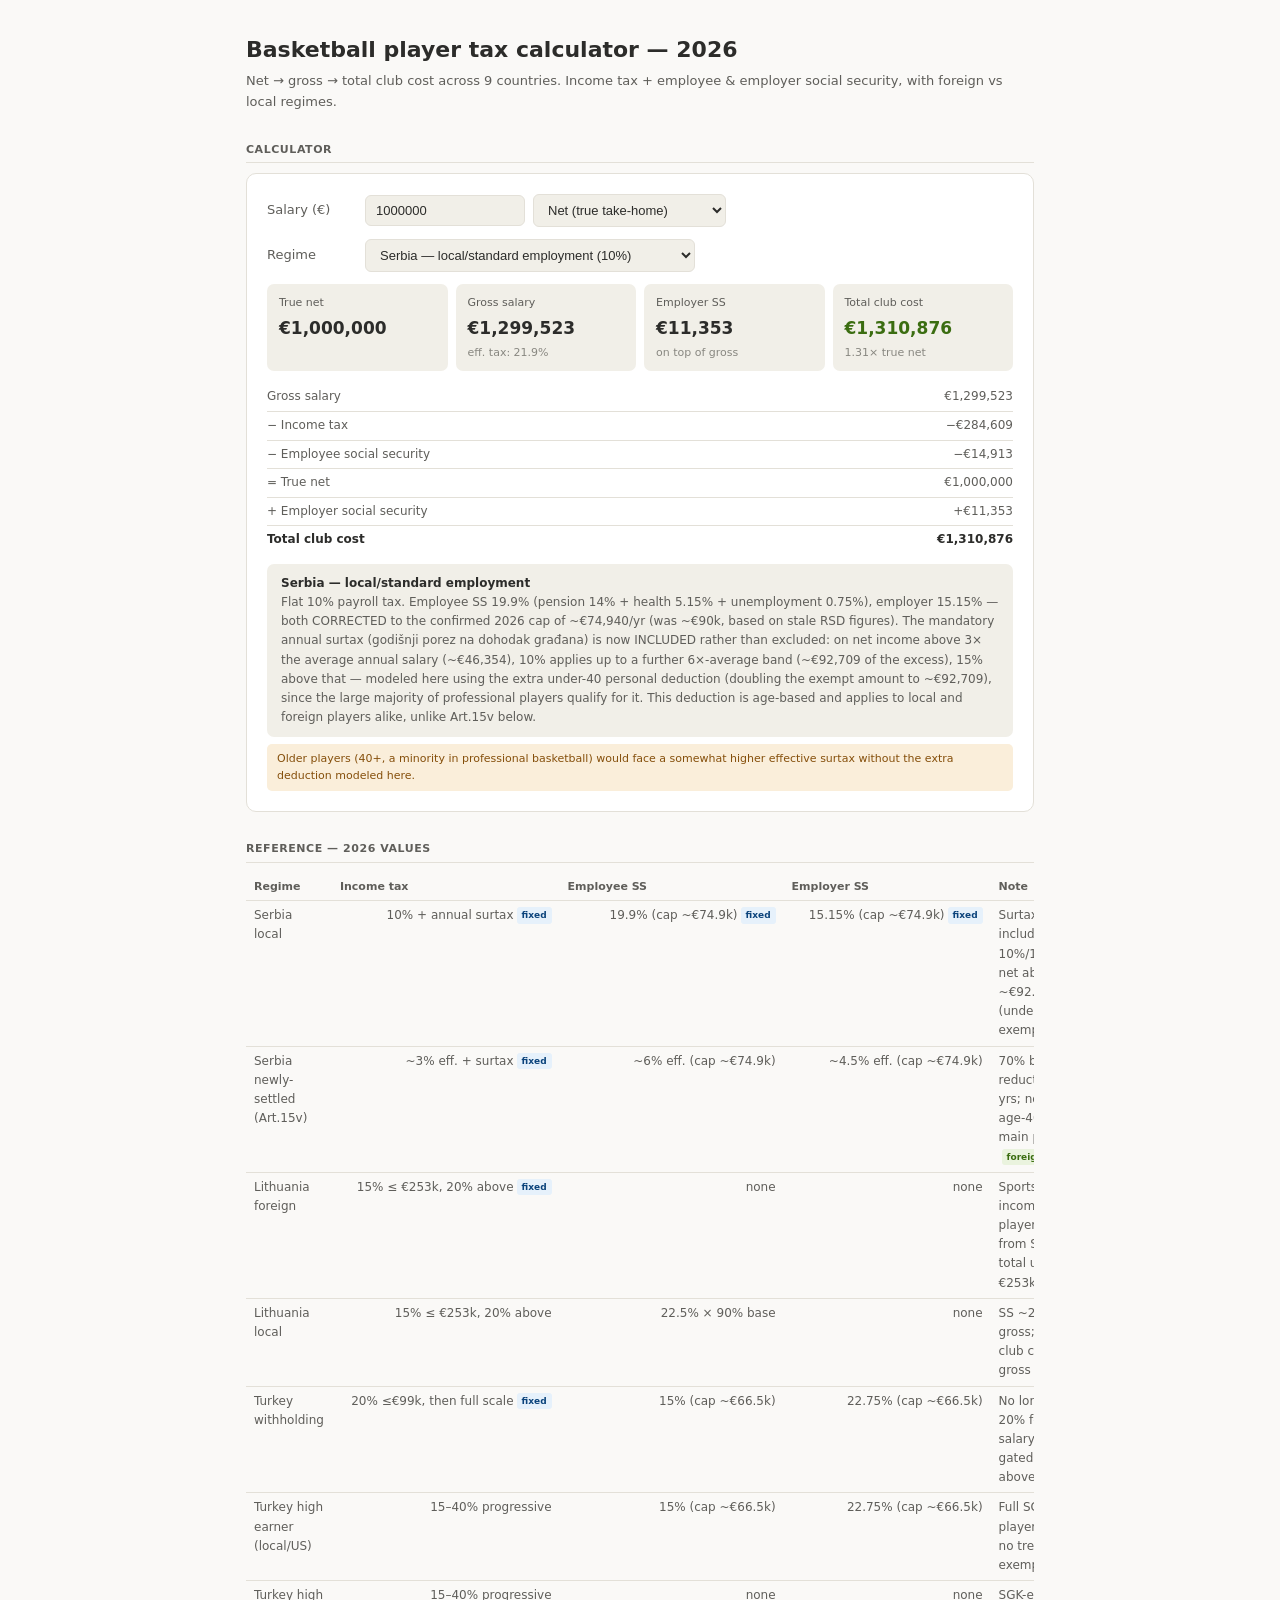
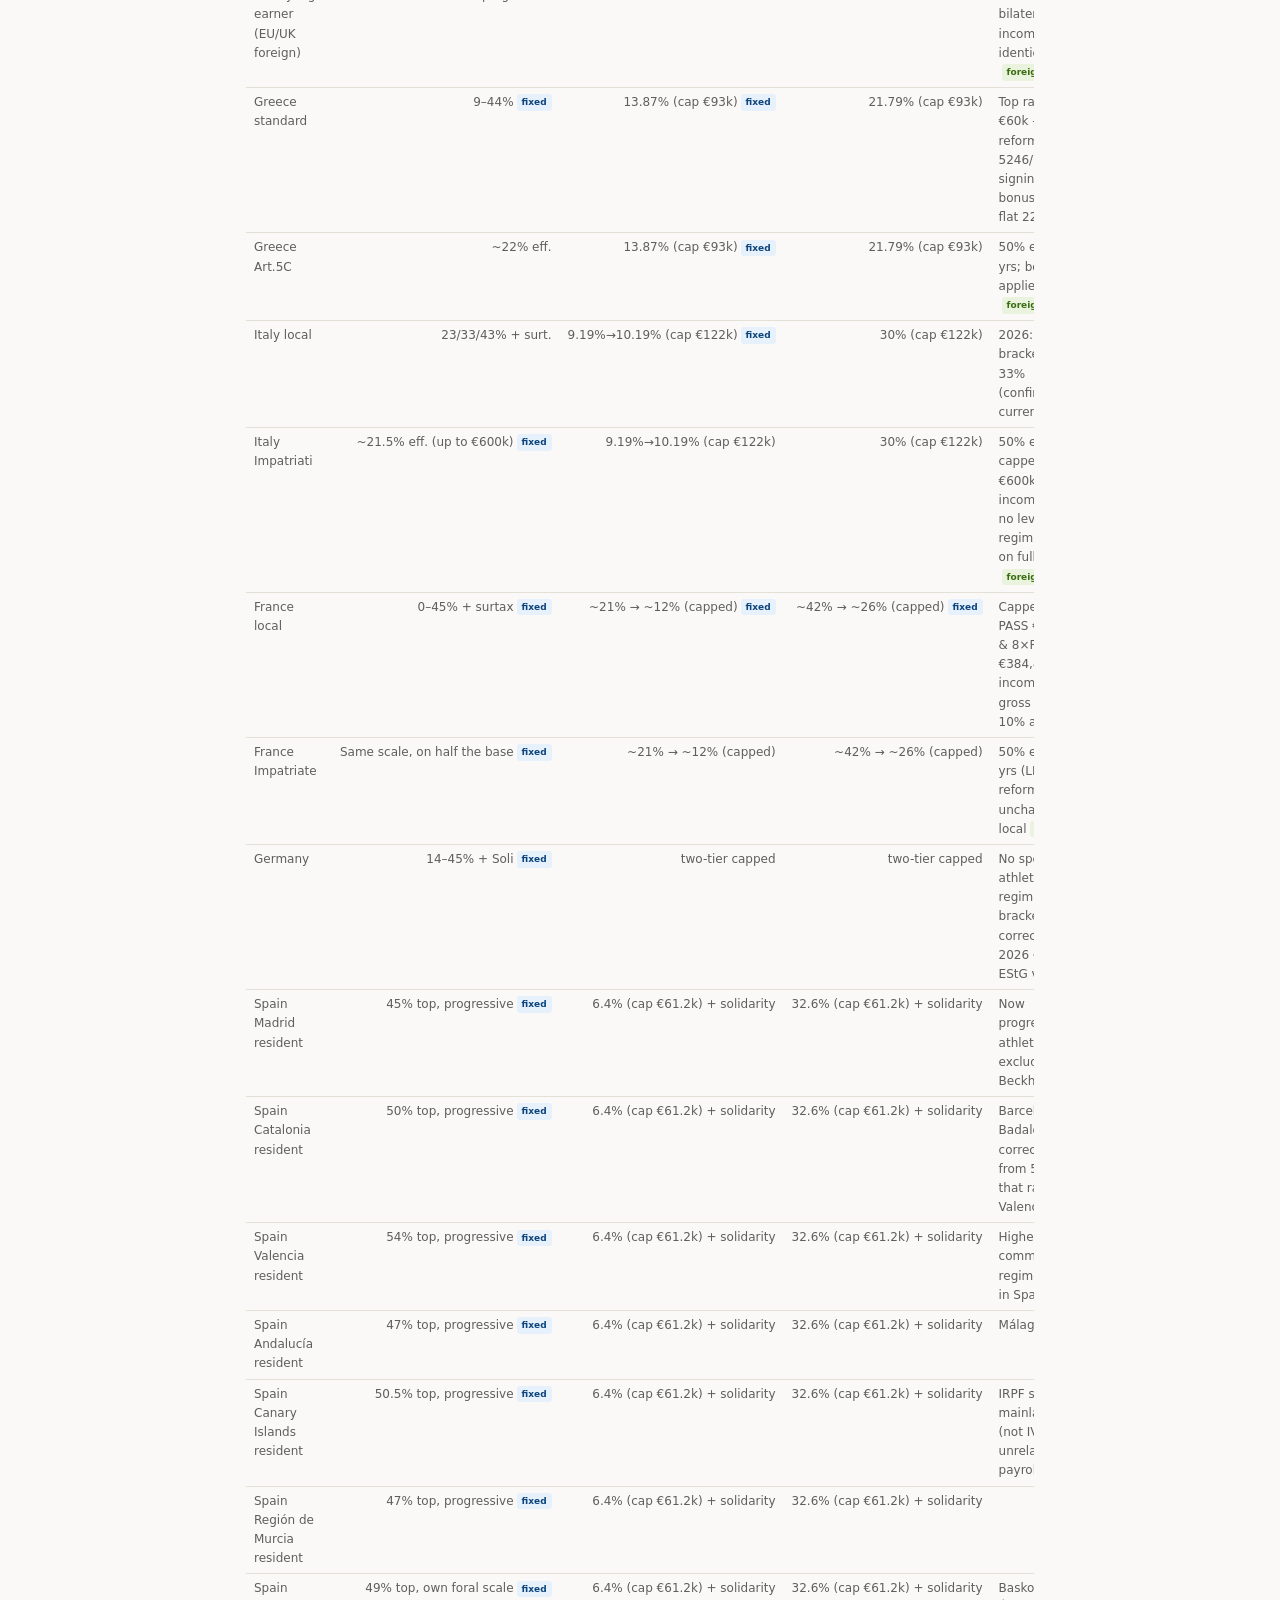
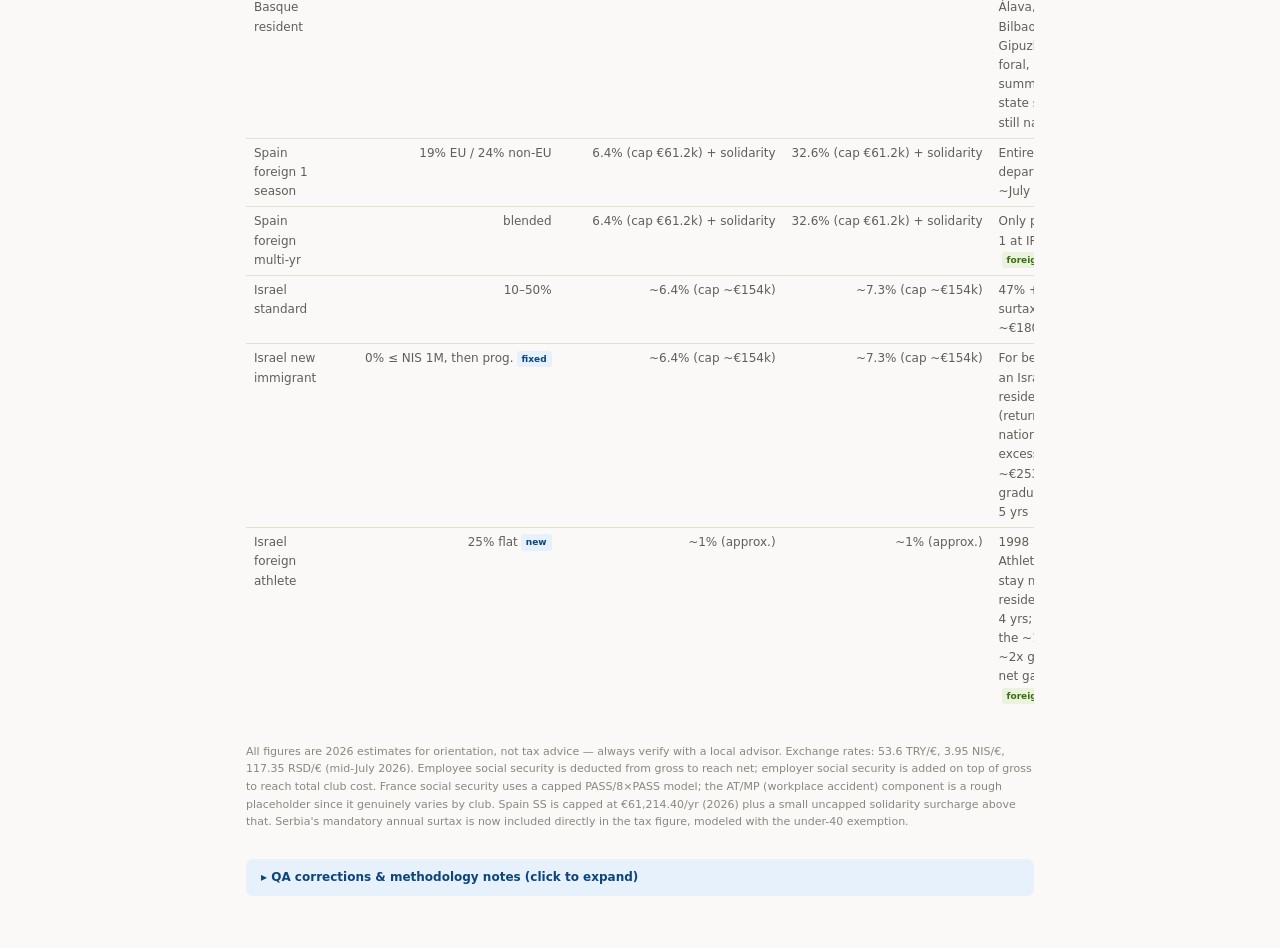
<file: basketball_tax_calculator_2026 (2).html>
<!DOCTYPE html>
<html lang="en">
<head>
<meta charset="utf-8">
<meta name="viewport" content="width=device-width, initial-scale=1">
<title>Basketball Player Tax Calculator — 2026</title>
<style>
  :root{
    --bg:#faf9f7; --surface:#ffffff; --surface2:#f1efe8; --border:#e3e0d8;
    --text:#2c2c2a; --text2:#5f5e5a; --text3:#888780;
    --green-bg:#eaf3de; --green-tx:#3b6d11;
    --amber-bg:#faeeda; --amber-tx:#854f0b;
    --red-bg:#fcebeb; --red-tx:#a32d2d;
    --blue-bg:#e6f1fb; --blue-tx:#0c447c;
    --radius:10px; --radius-sm:7px;
  }
  @media (prefers-color-scheme: dark){
    :root{
      --bg:#1a1a18; --surface:#242422; --surface2:#2c2c2a; --border:#3a3a37;
      --text:#f1efe8; --text2:#b4b2a9; --text3:#888780;
      --green-bg:#27500a; --green-tx:#c0dd97;
      --amber-bg:#633806; --amber-tx:#fac775;
      --red-bg:#791f1f; --red-tx:#f7c1c1;
      --blue-bg:#0c447c; --blue-tx:#b5d4f4;
    }
  }
  *{box-sizing:border-box;margin:0;padding:0}
  body{font-family:system-ui,-apple-system,"Segoe UI",sans-serif;background:var(--bg);color:var(--text);line-height:1.6;padding:2rem 1rem;max-width:820px;margin:0 auto}
  h1{font-size:22px;font-weight:600;margin-bottom:4px}
  .subtitle{font-size:13px;color:var(--text2);margin-bottom:1.25rem}
  .sec{font-size:11px;font-weight:600;color:var(--text2);text-transform:uppercase;letter-spacing:.05em;margin:1.75rem 0 .6rem;padding-bottom:4px;border-bottom:1px solid var(--border)}
  .corr{background:var(--blue-bg);border-radius:var(--radius-sm);padding:11px 15px;font-size:12px;color:var(--blue-tx);line-height:1.6;margin-bottom:1.25rem}
  .corr b{font-weight:600}
  .corr-wrap{margin-top:1.75rem;margin-bottom:1.25rem}
  .corr-wrap summary{cursor:pointer;font-size:12px;font-weight:600;color:var(--blue-tx);background:var(--blue-bg);border-radius:var(--radius-sm);padding:9px 15px;list-style:none}
  .corr-wrap summary::-webkit-details-marker{display:none}
  .corr-wrap summary:before{content:'\25B8\0020';display:inline}
  .corr-wrap[open] summary{border-radius:var(--radius-sm) var(--radius-sm) 0 0;margin-bottom:8px}
  .corr-wrap[open] summary:before{content:'\25BE\0020'}
  .conv{border:0.5px solid var(--border);border-radius:var(--radius);padding:1.25rem;background:var(--surface)}
  .row{display:flex;align-items:center;gap:8px;margin-bottom:12px;flex-wrap:wrap}
  .row label{font-size:13px;color:var(--text2);min-width:90px}
  input[type=number]{padding:7px 10px;border-radius:6px;border:0.5px solid var(--border);background:var(--surface2);color:var(--text);font-size:13px;width:160px}
  select{padding:7px 10px;border-radius:6px;border:0.5px solid var(--border);background:var(--surface2);color:var(--text);font-size:13px}
  input[type=range]{width:100%;accent-color:#639922}
  .spain-extra{background:var(--surface2);border-radius:var(--radius-sm);padding:10px 14px;margin-top:10px;display:none}
  .spain-extra .row{margin-bottom:8px}
  .split-bar{display:flex;height:26px;border-radius:5px;overflow:hidden;margin:8px 0}
  .split-seg{display:flex;align-items:center;justify-content:center;font-size:11px;font-weight:500}
  .cards{display:grid;grid-template-columns:repeat(auto-fit,minmax(120px,1fr));gap:8px;margin:12px 0}
  .card{background:var(--surface2);border-radius:var(--radius-sm);padding:10px 12px}
  .card-lbl{font-size:11px;color:var(--text2);margin-bottom:3px}
  .card-val{font-size:17px;font-weight:600;color:var(--text)}
  .card-sub{font-size:11px;color:var(--text3);margin-top:2px}
  .breakdown{font-size:12px;color:var(--text2);line-height:1.8;margin-top:12px}
  .bline{display:flex;justify-content:space-between;padding:3px 0;border-bottom:0.5px solid var(--border)}
  .bline:last-child{border-bottom:none;font-weight:600;color:var(--text)}
  .bhead{font-size:11px;text-transform:uppercase;letter-spacing:.04em;color:var(--text3);margin-top:10px;margin-bottom:2px}
  .info{background:var(--surface2);border-radius:var(--radius-sm);padding:10px 14px;font-size:12px;color:var(--text2);line-height:1.6;margin-top:10px}
  .info b{color:var(--text);font-weight:600}
  .warn{font-size:11px;padding:7px 10px;border-radius:5px;margin-top:7px;line-height:1.5;display:none}
  .warn-y{background:var(--amber-bg);color:var(--amber-tx)}
  .warn-r{background:var(--red-bg);color:var(--red-tx)}
  .slider-lbl{display:flex;justify-content:space-between;font-size:12px;color:var(--text2);margin-bottom:3px}
  table.ref{width:100%;border-collapse:collapse;font-size:12px}
  table.ref th{text-align:left;color:var(--text2);font-weight:600;font-size:11px;padding:5px 8px;border-bottom:1px solid var(--border);white-space:nowrap}
  table.ref td{padding:5px 8px;border-bottom:0.5px solid var(--border);vertical-align:top;font-size:12px;color:var(--text2)}
  table.ref tr:last-child td{border-bottom:none}
  table.ref td:nth-child(2),table.ref td:nth-child(3),table.ref td:nth-child(4){text-align:right;white-space:nowrap;font-variant-numeric:tabular-nums}
  .tbl-wrap{overflow-x:auto}
  .tag{display:inline-block;font-size:9px;padding:1px 5px;border-radius:3px;margin-left:3px;vertical-align:middle;font-weight:600}
  .tg-f{background:var(--green-bg);color:var(--green-tx)}
  .tg-fix{background:var(--blue-bg);color:var(--blue-tx)}
  footer{margin-top:2rem;font-size:11px;color:var(--text3);line-height:1.6}
</style>
</head>
<body>

<h1>Basketball player tax calculator — 2026</h1>
<p class="subtitle">Net &rarr; gross &rarr; total club cost across 9 countries. Income tax + employee & employer social security, with foreign vs local regimes.</p>

<div class="sec">Calculator</div>
<div class="conv">
  <div class="row">
    <label>Salary (&euro;)</label>
    <input type="number" id="sal" value="1000000" min="0" step="50000">
    <select id="stype">
      <option value="net">Net (true take-home)</option>
      <option value="gross">Gross (before deductions)</option>
    </select>
  </div>
  <div class="row">
    <label>Regime</label>
    <select id="country" style="width:330px">
      <optgroup label="Serbia">
        <option value="RS_loc">Serbia — local/standard employment (10%)</option>
        <option value="RS_u40">Serbia — newly-settled foreign player, Art.15v (~3% eff. base)</option>
      </optgroup>
      <optgroup label="Lithuania">
        <option value="LT_for">Lithuania — foreign player (income tax only, 15%/20%)</option>
        <option value="LT_loc">Lithuania — local player (income tax + social security)</option>
      </optgroup>
      <optgroup label="Turkey">
        <option value="TR_wht">Turkey BSL — withholding (20%, income ≤ ~€99k)</option>
        <option value="TR_eff">Turkey BSL — high earner, local or US foreign (full SGK)</option>
        <option value="TR_for">Turkey BSL — high earner, EU/UK foreign (SGK-exempt by treaty)</option>
      </optgroup>
      <optgroup label="Greece">
        <option value="GR_std">Greece — standard resident (9–44%)</option>
        <option value="GR_50">Greece — Art.5C new-resident (50% exempt, 7 yrs)</option>
      </optgroup>
      <optgroup label="Italy">
        <option value="IT_loc">Italy — local player, standard IRPEF</option>
        <option value="IT_imp">Italy — foreign player, Impatriati (50% exempt)</option>
      </optgroup>
      <optgroup label="France">
        <option value="FR_loc">France — local player, standard</option>
        <option value="FR_imp">France — foreign player, Impatriate (50% income exempt, LF2024)</option>
      </optgroup>
      <optgroup label="Germany">
        <option value="DE_loc">Germany — all players, standard</option>
      </optgroup>
      <optgroup label="Spain — resident (local players, or year 2+)">
        <option value="ES_mad">Spain — Madrid resident (45% top, progressive)</option>
        <option value="ES_cat">Spain — Catalonia resident: Barcelona, Badalona (50% top)</option>
        <option value="ES_val">Spain — Valencia resident (54% top)</option>
        <option value="ES_and">Spain — Andalucía resident: Málaga (47% top)</option>
        <option value="ES_can">Spain — Canary Islands resident (50.5% top)</option>
        <option value="ES_mur">Spain — Región de Murcia resident (47% top)</option>
        <option value="ES_bas">Spain — Basque Country resident: Baskonia/Álava, Bilbao/Bizkaia (49% foral)</option>
      </optgroup>
      <optgroup label="Spain — foreign player options">
        <option value="ES_single">Spain — foreign, one season only (leaves by early July)</option>
        <option value="ES_multi">Spain — foreign, multi-year (partial yr 1 discount)</option>
      </optgroup>
      <optgroup label="Israel">
        <option value="IL_std">Israel — established resident (up to 50%)</option>
        <option value="IL_new">Israel — new immigrant 2026 (exempt ≤ NIS 1M)</option>
        <option value="IL_for">Israel — foreign athlete (flat 25%, reduced National Insurance)</option>
      </optgroup>
    </select>
  </div>

  <div class="spain-extra" id="spain-extra">
    <div class="row">
      <label>Player origin</label>
      <select id="sp-origin">
        <option value="eu">EU/EEA (19% non-resident rate)</option>
        <option value="noneu">Non-EU (24% non-resident rate)</option>
      </select>
    </div>
    <div class="row">
      <label>Club region</label>
      <select id="sp-region">
        <option value="mad">Madrid (45% resident rate)</option>
        <option value="cat">Catalonia — Barcelona, Badalona (50% resident rate)</option>
        <option value="val">Valencia (54% resident rate)</option>
        <option value="and">Andalucía — Málaga (47% resident rate)</option>
        <option value="can">Canary Islands (50.5% resident rate)</option>
        <option value="mur">Región de Murcia (47% resident rate)</option>
        <option value="bas">Basque Country — Baskonia/Álava, Bilbao/Bizkaia (49% foral)</option>
      </select>
    </div>
    <div id="split-section">
      <div class="slider-lbl">
        <span>Non-resident portion of salary (first calendar year only)</span>
        <span id="sp-split-out">40%</span>
      </div>
      <input type="range" id="sp-split" min="0" max="100" value="40" step="5">
    </div>
    <div class="split-bar" id="split-bar"></div>
  </div>

  <div class="spain-extra" id="greece-extra">
    <div class="row">
      <label>Signing / transfer / renewal bonus (€, gross, optional)</label>
      <input type="number" id="gr-bonus" value="0" min="0" step="10000">
    </div>
    <div style="font-size:12.5px;color:var(--text-muted);margin-top:2px">Taxed separately from regular salary: ≤€40,000 in the tax year is folded into the normal progressive scale; above €40,000 the whole bonus is a flat 22% final withholding instead. Not subject to EFKA.</div>
  </div>

  <div class="cards" id="cards"></div>
  <div class="breakdown" id="breakdown"></div>
  <div class="info" id="info"></div>
  <div class="warn warn-y" id="warn-y"></div>
  <div class="warn warn-r" id="warn-r"></div>
</div>

<div class="sec">Reference — 2026 values</div>
<div class="tbl-wrap">
<table class="ref">
<thead><tr><th>Regime</th><th>Income tax</th><th>Employee SS</th><th>Employer SS</th><th>Note</th></tr></thead>
<tbody>
<tr><td>Serbia local</td><td>10% + annual surtax<span class="tag tg-fix">fixed</span></td><td>19.9% (cap ~€74.9k)<span class="tag tg-fix">fixed</span></td><td>15.15% (cap ~€74.9k)<span class="tag tg-fix">fixed</span></td><td>Surtax now included: 10%/15% on net above ~€92.7k (under-40 exemption)</td></tr>
<tr><td>Serbia newly-settled (Art.15v)</td><td>~3% eff. + surtax<span class="tag tg-fix">fixed</span></td><td>~6% eff. (cap ~€74.9k)</td><td>~4.5% eff. (cap ~€74.9k)</td><td>70% base reduction, 5 yrs; no hard age-40 limit on main path<span class="tag tg-f">foreign</span></td></tr>
<tr><td>Lithuania foreign</td><td>15% ≤ €253k, 20% above<span class="tag tg-fix">fixed</span></td><td>none</td><td>none</td><td>Sports-activity income; foreign players exempt from SS — 15% total up to €253k<span class="tag tg-f">foreign</span></td></tr>
<tr><td>Lithuania local</td><td>15% ≤ €253k, 20% above</td><td>22.5% × 90% base</td><td>none</td><td>SS ~20.25% of gross; total club cost = gross</td></tr>
<tr><td>Turkey withholding</td><td>20% ≤€99k, then full scale<span class="tag tg-fix">fixed</span></td><td>15% (cap ~€66.5k)</td><td>22.75% (cap ~€66.5k)</td><td>No longer flat 20% for any salary — now gated correctly above ~€99k</td></tr>
<tr><td>Turkey high earner (local/US)</td><td>15–40% progressive</td><td>15% (cap ~€66.5k)</td><td>22.75% (cap ~€66.5k)</td><td>Full SGK; US players have no treaty exemption</td></tr>
<tr><td>Turkey high earner (EU/UK foreign)</td><td>15–40% progressive</td><td>none</td><td>none</td><td>SGK-exempt by bilateral treaty; income tax identical<span class="tag tg-f">foreign</span></td></tr>
<tr><td>Greece standard</td><td>9–44%<span class="tag tg-fix">fixed</span></td><td>13.87% (cap €93k)<span class="tag tg-fix">fixed</span></td><td>21.79% (cap €93k)</td><td>Top rate above €60k — 2026 reform (Law 5246/2025); signing/transfer bonus &gt;€40k = flat 22%<span class="tag tg-fix">new</span></td></tr>
<tr><td>Greece Art.5C</td><td>~22% eff.</td><td>13.87% (cap €93k)<span class="tag tg-fix">fixed</span></td><td>21.79% (cap €93k)</td><td>50% exempt 7 yrs; bonus rule applies on top<span class="tag tg-f">foreign</span></td></tr>
<tr><td>Italy local</td><td>23/33/43% + surt.</td><td>9.19%→10.19% (cap €122k)<span class="tag tg-fix">fixed</span></td><td>30% (cap €122k)</td><td>2026: middle bracket cut to 33% (confirmed current)</td></tr>
<tr><td>Italy Impatriati</td><td>~21.5% eff. (up to €600k)<span class="tag tg-fix">fixed</span></td><td>9.19%→10.19% (cap €122k)</td><td>30% (cap €122k)</td><td>50% exempt, capped at €600k/yr — no income floor, no levy (2024+ regime); INPS on full gross<span class="tag tg-f">foreign</span></td></tr>
<tr><td>France local</td><td>0–45% + surtax<span class="tag tg-fix">fixed</span></td><td>~21% → ~12% (capped)<span class="tag tg-fix">fixed</span></td><td>~42% → ~26% (capped)<span class="tag tg-fix">fixed</span></td><td>Capped at PASS &euro;48,060 &amp; 8×PASS &euro;384,480; income tax on gross &minus; SS &minus; 10% allowance</td></tr>
<tr><td>France Impatriate</td><td>Same scale, on half the base<span class="tag tg-fix">fixed</span></td><td>~21% → ~12% (capped)</td><td>~42% → ~26% (capped)</td><td>50% exempt 5 yrs (LF2024 reform); SS unchanged vs. local<span class="tag tg-f">foreign</span></td></tr>
<tr><td>Germany</td><td>14–45% + Soli<span class="tag tg-fix">fixed</span></td><td>two-tier capped</td><td>two-tier capped</td><td>No special athlete/foreign regime; brackets corrected to 2026 §32a EStG values</td></tr>
<tr><td>Spain Madrid resident</td><td>45% top, progressive<span class="tag tg-fix">fixed</span></td><td>6.4% (cap €61.2k) + solidarity</td><td>32.6% (cap €61.2k) + solidarity</td><td>Now progressive; athletes excluded from Beckham</td></tr>
<tr><td>Spain Catalonia resident</td><td>50% top, progressive<span class="tag tg-fix">fixed</span></td><td>6.4% (cap €61.2k) + solidarity</td><td>32.6% (cap €61.2k) + solidarity</td><td>Barcelona, Badalona; corrected down from 54% — that rate is Valencia's</td></tr>
<tr><td>Spain Valencia resident</td><td>54% top, progressive<span class="tag tg-fix">fixed</span></td><td>6.4% (cap €61.2k) + solidarity</td><td>32.6% (cap €61.2k) + solidarity</td><td>Highest common-regime top rate in Spain</td></tr>
<tr><td>Spain Andalucía resident</td><td>47% top, progressive<span class="tag tg-fix">fixed</span></td><td>6.4% (cap €61.2k) + solidarity</td><td>32.6% (cap €61.2k) + solidarity</td><td>Málaga</td></tr>
<tr><td>Spain Canary Islands resident</td><td>50.5% top, progressive<span class="tag tg-fix">fixed</span></td><td>6.4% (cap €61.2k) + solidarity</td><td>32.6% (cap €61.2k) + solidarity</td><td>IRPF same as mainland; IGIC (not IVA) is unrelated to payroll</td></tr>
<tr><td>Spain Región de Murcia resident</td><td>47% top, progressive<span class="tag tg-fix">fixed</span></td><td>6.4% (cap €61.2k) + solidarity</td><td>32.6% (cap €61.2k) + solidarity</td><td></td></tr>
<tr><td>Spain Basque resident</td><td>49% top, own foral scale<span class="tag tg-fix">fixed</span></td><td>6.4% (cap €61.2k) + solidarity</td><td>32.6% (cap €61.2k) + solidarity</td><td>Baskonia/Álava, Bilbao/Bizkaia, Gipuzkoa — foral, NOT summed with state scale; SS still national</td></tr>
<tr><td>Spain foreign 1 season</td><td>19% EU / 24% non-EU</td><td>6.4% (cap €61.2k) + solidarity</td><td>32.6% (cap €61.2k) + solidarity</td><td>Entire season if departs by ~July 2<span class="tag tg-f">foreign</span></td></tr>
<tr><td>Spain foreign multi-yr</td><td>blended</td><td>6.4% (cap €61.2k) + solidarity</td><td>32.6% (cap €61.2k) + solidarity</td><td>Only partial yr 1 at IRNR rate<span class="tag tg-f">foreign</span></td></tr>
<tr><td>Israel standard</td><td>10–50%</td><td>~6.4% (cap ~€154k)</td><td>~7.3% (cap ~€154k)</td><td>47% + 3% surtax above ~€180k</td></tr>
<tr><td>Israel new immigrant</td><td>0% ≤ NIS 1M, then prog.<span class="tag tg-fix">fixed</span></td><td>~6.4% (cap ~€154k)</td><td>~7.3% (cap ~€154k)</td><td>For becoming an Israeli resident (returning nationals); excess above ~€253k taxed, graduated over 5 yrs</td></tr>
<tr><td>Israel foreign athlete</td><td>25% flat<span class="tag tg-fix">new</span></td><td>~1% (approx.)</td><td>~1% (approx.)</td><td>1998 Foreign Athlete regs; stay non-resident, up to 4 yrs; produces the ~1.25x vs ~2x gross-to-net gap<span class="tag tg-f">foreign</span></td></tr>
</tbody>
</table>
</div>

<footer>
All figures are 2026 estimates for orientation, not tax advice — always verify with a local advisor. Exchange rates: 53.6 TRY/€, 3.95 NIS/€, 117.35 RSD/€ (mid-July 2026). Employee social security is deducted from gross to reach net; employer social security is added on top of gross to reach total club cost. France social security uses a capped PASS/8×PASS model; the AT/MP (workplace accident) component is a rough placeholder since it genuinely varies by club. Spain SS is capped at €61,214.40/yr (2026) plus a small uncapped solidarity surcharge above that. Serbia's mandatory annual surtax is now included directly in the tax figure, modeled with the under-40 exemption.
</footer>

<details class="corr-wrap">
<summary>QA corrections &amp; methodology notes (click to expand)</summary>
<div class="corr"><b>QA corrections (Opus review, July 2026):</b> (1) Lithuania rebuilt to the athlete sports-activity model per Sodra: income tax 15% up to &euro;253,065.60 (120 VDU) then 20%, with <b>foreign players exempt from social security</b> and local players paying 22.5% on 90% of the payment; total club cost = gross. (2) Turkey — added the <b>foreign-player SGK exemption</b>: EU/UK players (bilateral treaty) are exempt from Turkish social security; US players are not (no treaty). Income tax is identical for all. FX updated to 53.6 TRY/&euro;, brackets TRY 190k/400k/1.5M/5.3M, SGK cap ~&euro;66.5k/yr. (3) France — confirmed there is <b>no social-charge exclusion</b> for foreign players signing directly with a French club (A1/posting does not apply to direct hires); the Impatriate regime cuts income tax only (30&ndash;50%), employer charges unchanged. (4) Israel new-immigrant caps the exemption at NIS 1M. (5) Spain resident regimes use a progressive scale. (6) France — income tax and CEHR are now computed on taxable income (gross &minus; employee SS &minus; the 10% professional-expense allowance, capped &euro;14,430) instead of raw gross; the previous version overstated French income tax by roughly a third at multi-million-euro salaries. The Impatriate regime is updated to the Finance Law 2024 reform — <b>50% exemption for 5 years</b> for arrivals from Jan 2024 onward — replacing the earlier 30%/8-year modeling, which reflected pre-2024 rules. (7) France social security is now a <b>capped two-tier model</b> (uncapped CSG/CRDS/maladie/famille + a PASS tier &euro;48,060 + an AGIRC-ARRCO tier to 8&times;PASS &euro;384,480) instead of a flat rate — confirmed applicable to professional basketball via the LNB's Convention Collective, for local and foreign players alike, with no sport-specific reduced regime. (8) Spain — <b>Catalonia's top rate corrected from 54% to 50%</b>; the 54% figure was actually Valencia's and the two had been incorrectly merged into one option. Valencia, Andalucía (M&aacute;laga), Canary Islands, and Regi&oacute;n de Murcia added as separate regions. The Basque Country (Baskonia/&Aacute;lava, Bilbao/Bizkaia) is now modeled as its own <b>self-contained foral scale</b> (23%&ndash;49%) rather than reusing the common-regime brackets with a different top rate, since foral IRPF is not summed with the state scale. Spain SS is now capped at &euro;61,214.40/yr (2026 PASS-equivalent) plus the small uncapped "cuota de solidaridad" tiers introduced for high earners. (9) Greece verified against multiple 2026 sources: the calculator's 9/20/26/34/39/44% bracket scale (top rate starting at &euro;60k) is the current, reformed scale under Law 5246/2025 — several third-party sites still show the older pre-reform 9/22/28/36/44% scale with the 44% threshold at &euro;40k, which is now out of date. Employee EFKA <b>corrected from 13.37% to 13.87%</b> to match the confirmed 2026 rate; employer 21.79% and the &euro;93,143/yr cap were already correct. (10) Greece — added an optional signing/transfer/renewal bonus field: under Law 4646/2019 art.76, a contract bonus over &euro;40,000 (explicitly covering basketball, per AADE circular Ε.2026/2020) is taxed at a flat 22% final withholding instead of the ordinary 9&ndash;44% scale, and is not subject to EFKA. Applies equally to local and foreign players since it depends on payment structure, not nationality. (11) Turkey verified against the official GİB 2026 tariff: the calculator's wage-income brackets (15/20/27/35/40% at TRY 190k/400k/1.5M/5.3M) match exactly, confirming several third-party sites showing lower thresholds (e.g. TRY 110k/230k/870k/3M) are using stale pre-2026 figures. No nationality-based income-tax exemption found for foreigners, non-residents, or new taxpayers under Geçici Madde 72 — it applies identically regardless of residency. Added a clarification that press-reported "net" salaries for high earners typically reflect only the in-season 20% stopaj, not the true final net after the mandatory annual declaration (which applies above the ~TRY 5.3M threshold) — a large gap between the two is normal, not evidence of a hidden exemption. Also noted: Turkey's Constitutional Court (3 June 2026) struck down the rule that a club's withheld tax had to be remitted before a player could credit it against their declared liability. (12) Italy verified: the calculator's 23/33/43% brackets already matched the correct, current 2026 scale (2026 Budget Law cut the middle bracket from 35% to 33%) — several third-party sites still show the old 35%. Employee INPS <b>fixed to a two-tier structure</b> (9.19% up to &euro;56,224/yr, then 10.19% up to the &euro;122,295 cap) instead of a flat 9.19%. (13) Italy Impatriati — CORRECTED after further review: the initial rebuild wrongly applied an athlete-specific &euro;1,000,000/yr income floor (with age-20 and 0.5% levy requirements) sourced from art.16 of D.Lgs.147/2015 — but that article was <b>repealed by D.Lgs.209/2023</b> for anyone transferring Italian residence from 2024 onward, and only survives for players who signed contracts by 31 Dec 2023. The regime now correctly reflects the current D.Lgs.209/2023 art.5 rules that apply to athletes the same as any other qualifying worker: <b>50% exemption up to a &euro;600,000/yr cap</b> (not a floor) — income above &euro;600k is fully taxed at ordinary rates with no cliff or gap. No age requirement, no 0.5% levy in the current regime. (14) Israel — added a third, previously-missing regime: <b>foreign athlete (flat 25%)</b>, under the 1998 Foreign Athlete tax regulations. This is separate from both the standard resident scale (up to 50%) and the new-immigrant/oleh-chadash track (which is about becoming an Israeli resident, more relevant to a returning national than a genuine import). Foreign athletes who remain non-residents get a flat 25% rate plus sharply reduced National Insurance (~2% vs. the resident rate), for up to 4 years — this is what produces the commonly-cited ~1.25x gross-to-net multiplier for imports vs. ~2x for local players. (15) Germany — the income tax formula was using <b>stale §32a EStG bracket boundaries and coefficients</b> from an earlier tax year (e.g. the 42%-bracket threshold was €68,500 instead of the correct 2026 value €69,879, with outdated zone-4/5 formula constants). Corrected to the current 2026 tariff. Also fixed the Pflegeversicherung (care insurance) employer share to the confirmed-fixed 1.7% (was 1.8%). Confirmed via multiple sources: Germany has <b>no special regime for athletes or foreign players</b> — once a player signs and relocates, they're taxed as an ordinary employee regardless of nationality; the only nationality-relevant nuance is a narrow &sect;50a withholding for one-off foreign appearances without German residency, not relevant to a season-long contract.</div>
<div class="corr" style="margin-top:8px"><b>(16) Serbia:</b> the SS contribution cap was <b>corrected from ~&euro;90,000/yr to ~&euro;74,940/yr</b> — the old figure didn't match the official 2026 maximum monthly base (732,820 RSD, published by the PIO fund) converted at the current ~117.35 RSD/&euro; rate. The mandatory <b>annual surtax (godišnji porez na dohodak građana) is now included</b> directly in the tax calculation rather than left out as a warning-only caveat — it's genuinely material at basketball-level salaries: 10% on net income above roughly &euro;46,354 (3&times; average annual salary), rising to 15% above about &euro;139,000 total, modeled using the extra under-40 personal deduction that applies to local and foreign players alike (not just Art.15v users). Also corrected the "Art.15v" option's framing: the primary qualifying path for the 70% payroll-tax-base reduction is not having predominantly resided in Serbia for 24 months, with <b>no hard age-40 cutoff</b> on that main path — the under-40 condition only applies to a separate, narrower path for people returning from study abroad.</div>
<div class="corr" style="margin-top:8px"><b>(17) Turkey withholding — real bug fixed:</b> the "20%, income &le; ~&euro;99k" option was computing a flat 20% withholding for <b>any</b> salary size, with no cap actually enforced in the code — the &euro;99k figure only lived in the label text. A &euro;1M net target was incorrectly resolving to a &euro;1.26M gross taxed at a flat 20%, when Turkish law requires the full progressive scale (up to 40%) via mandatory annual declaration above that threshold. Fixed: this option now automatically falls through to the same full-progressive calculation as the high-earner option once gross exceeds ~&euro;98,881/yr, matching the confirmed 20%-stopaj mechanics discussed for the Mike James case. Net-input mode also correctly handles the ~&euro;57k&ndash;&euro;69k zone right at the threshold where crossing it makes tax worse (net drops) rather than better — unlike Italy's Impatriati cap, this creates an overlap (two valid gross solutions) rather than a gap, and the calculator automatically resolves to the cheaper, lower-gross one.</div>
</details>

<script>
const EUR_TRY=1/53.6, NIS_EUR=1/3.95;
const TR_B=[[190000,.15],[400000,.20],[1500000,.27],[5300000,.35],[Infinity,.40]];
const IL_B=[[84120,.10],[120720,.14],[193800,.20],[269280,.31],[558960,.35],[721560,.47],[Infinity,.50]];
const GR_B=[[10000,.09],[20000,.20],[30000,.26],[40000,.34],[60000,.39],[Infinity,.44]];
const FR_B=[[11600,0],[29579,.11],[84577,.30],[181917,.41],[Infinity,.45]];
const IT_B=[[28000,.23],[50000,.33],[Infinity,.43]];
function italyEmpSS(g){return prog(g,[[56224,.0919],[122295,.1019],[Infinity,0]]);}
const RS_SUR_3X=46354, RS_SUR_6X=92709;
function serbiaSurtax(net,under40){const exemption=RS_SUR_3X*(under40?2:1);const base=Math.max(0,net-exemption);return Math.min(base,RS_SUR_6X)*0.10+Math.max(0,base-RS_SUR_6X)*0.15;}
const LT_B=[[82962,.20],[138270,.25],[Infinity,.32]];
const TR_SGK_CAP_EUR=3567240*EUR_TRY;
const TR_DECL_EUR=5300000*EUR_TRY;
const IL_SS_CAP_EUR=50695*12*NIS_EUR;
const IL_NEW_EXEMPT_EUR=1000000*NIS_EUR;
const FR_PASS=48060, FR_PASS8=FR_PASS*8;

function prog(g,brackets,scale=1){let t=0,p=0;for(const[c,r] of brackets){if(g/scale<=p)break;t+=(Math.min(g/scale,c)-p)*r;p=c;}return t*scale;}
function spainTax(g,topRate){return prog(g,[[12450,.19],[20200,.24],[35200,.30],[60000,.37],[Infinity,topRate]]);}
function basqueTax(g){return prog(g,[[17720,.23],[35000,.30],[70000,.37],[130000,.43],[190000,.47],[Infinity,.49]]);}
const ES_TOP={mad:.45,cat:.50,val:.54,and:.47,can:.505,mur:.47,bas:.49};
const ES_SS_CAP=61214.40, ES_SOL_T1=67335.84, ES_SOL_T2=91821.60;
function spainEmpSS(g){return Math.min(g,ES_SS_CAP)*0.064+prog(g,[[ES_SS_CAP,0],[ES_SOL_T1,.0019],[ES_SOL_T2,.0021],[Infinity,.0024]]);}
function spainEmrSS(g){return Math.min(g,ES_SS_CAP)*0.326+prog(g,[[ES_SS_CAP,0],[ES_SOL_T1,.0096],[ES_SOL_T2,.0104],[Infinity,.0122]]);}
function germanyTax(g){let t;if(g<=12348)t=0;else if(g<=17799){const y=(g-12348)/10000;t=(882.4*y+1400)*y;}else if(g<=69878){const z=(g-17799)/10000;t=(181.19*z+2397)*z+1025.38;}else if(g<=277825)t=0.42*g-10637.32;else t=0.45*g-18971.07;if(t>20350)t+=t*0.055;return t;}
function germanyEmpSS(g){const pu=Math.min(g,101400),hc=Math.min(g,69750);return pu*(0.093+0.013)+hc*(0.0875+0.025);}
function germanyEmrSS(g){const pu=Math.min(g,101400),hc=Math.min(g,69750);return pu*(0.093+0.013+0.0015)+hc*(0.0875+0.017);}
function franceTaxableBase(g){return Math.max(0,g-g*0.235-Math.min(g*0.10,14430));}
function franceTax(base){let t=prog(base,FR_B);if(base>500000)t+=(base-500000)*0.04+(Math.min(base,500000)-250000)*0.03;else if(base>250000)t+=(base-250000)*0.03;return t;}
function franceEmpSS(g){return g*0.1010+prog(g,[[FR_PASS,.1091],[FR_PASS8,.0972],[Infinity,0]]);}
function franceEmrSS(g){return g*0.236+prog(g,[[FR_PASS,.1881],[FR_PASS8,.1457],[Infinity,0]]);}
function turkeyTax(g){return prog(g,TR_B,EUR_TRY);}
function israelTax(g){return prog(g,IL_B,NIS_EUR);}
const LT_ATH_THRESHOLD=253065.60;
function ltTax(g){return g<=LT_ATH_THRESHOLD?g*0.15:LT_ATH_THRESHOLD*0.15+(g-LT_ATH_THRESHOLD)*0.20;}

function getTax(key,g){
  if(key==='DE_loc')return germanyTax(g);
  if(key==='FR_loc')return franceTax(franceTaxableBase(g));
  if(key==='FR_imp')return franceTax(franceTaxableBase(g)*0.50);
  if(key==='GR_std')return prog(g,GR_B);
  if(key==='GR_50')return prog(g*0.50,GR_B);
  if(key==='IT_loc')return prog(g,IT_B)*1.025;
  if(key==='IT_imp')return prog(Math.min(g,600000)*0.50+Math.max(0,g-600000),IT_B)*1.025;
  if(key==='TR_wht')return g<=TR_DECL_EUR?g*0.20:turkeyTax(g);
  if(key==='TR_eff'||key==='TR_for')return turkeyTax(g);
  if(key==='IL_std')return israelTax(g);
  if(key==='IL_new')return Math.max(0,israelTax(g)-israelTax(IL_NEW_EXEMPT_EUR));
  if(key==='IL_for')return g*0.25;
  if(key==='LT_for'||key==='LT_loc')return ltTax(g);
  if(key==='RS_loc'){const baseTax=g*0.10;const net=g-baseTax-getEmpSS('RS_loc',g);return baseTax+serbiaSurtax(net,true);}
  if(key==='RS_u40'){const baseTax=g*0.30*0.10;const net=g-baseTax-getEmpSS('RS_u40',g);return baseTax+serbiaSurtax(net,true);}
  if(key==='ES_bas')return basqueTax(g);
  if(key==='ES_mad'||key==='ES_cat'||key==='ES_val'||key==='ES_and'||key==='ES_can'||key==='ES_mur')return spainTax(g,ES_TOP[key.slice(3)]);
  return 0;
}
function getEmpSS(key,g){
  if(key==='DE_loc')return germanyEmpSS(g);
  if(key==='LT_for')return 0;
  if(key==='LT_loc')return g*0.90*0.225;
  if(key==='TR_for')return 0;
  if(key==='FR_loc'||key==='FR_imp')return franceEmpSS(g);
  if(key==='ES_mad'||key==='ES_cat'||key==='ES_val'||key==='ES_and'||key==='ES_can'||key==='ES_mur'||key==='ES_bas')return spainEmpSS(g);
  if(key==='IT_loc'||key==='IT_imp')return italyEmpSS(g);
  const mp={RS_loc:[.199,74940],RS_u40:[.06,74940],TR_wht:[.15,TR_SGK_CAP_EUR],TR_eff:[.15,TR_SGK_CAP_EUR],GR_std:[.1387,93143],GR_50:[.1387,93143],IL_std:[.064,IL_SS_CAP_EUR],IL_new:[.064,IL_SS_CAP_EUR],IL_for:[.01,IL_SS_CAP_EUR]};
  const d=mp[key]||[0,null];return d[1]?Math.min(g,d[1])*d[0]:g*d[0];
}
function getEmrSS(key,g){
  if(key==='DE_loc')return germanyEmrSS(g);
  if(key==='LT_for'||key==='LT_loc')return 0;
  if(key==='TR_for')return 0;
  if(key==='FR_loc'||key==='FR_imp')return franceEmrSS(g);
  if(key==='ES_mad'||key==='ES_cat'||key==='ES_val'||key==='ES_and'||key==='ES_can'||key==='ES_mur'||key==='ES_bas')return spainEmrSS(g);
  const mp={RS_loc:[.1515,74940],RS_u40:[.045,74940],TR_wht:[.2275,TR_SGK_CAP_EUR],TR_eff:[.2275,TR_SGK_CAP_EUR],GR_std:[.2179,93143],GR_50:[.2179,93143],IT_loc:[.30,122295],IT_imp:[.30,122295],IL_std:[.073,IL_SS_CAP_EUR],IL_new:[.073,IL_SS_CAP_EUR],IL_for:[.01,IL_SS_CAP_EUR]};
  const d=mp[key]||[0,null];return d[1]?Math.min(g,d[1])*d[0]:g*d[0];
}
function solveGross(key,targetNet){let g=targetNet*1.9;for(let i=0;i<200;i++){const net=g-getTax(key,g)-getEmpSS(key,g);const err=net-targetNet;if(Math.abs(err)<0.5)break;g-=err*0.5;}return g;}
function solveBisect(key,targetNet,lo,hi){for(let i=0;i<100;i++){const mid=(lo+hi)/2;const net=mid-getTax(key,mid)-getEmpSS(key,mid);if(net<targetNet)lo=mid;else hi=mid;}return(lo+hi)/2;}
function fmt(v){return'\u20ac'+Math.round(v).toLocaleString('en-US')}
function pct(v){return(v*100).toFixed(0)+'%'}
function pctF(v){return(v*100).toFixed(1)+'%'}
function isSpainForeign(key){return key==='ES_single'||key==='ES_multi';}
function isGreece(key){return key==='GR_std'||key==='GR_50';}
function greeceTax(key,baseGross,bonus){return bonus>40000?getTax(key,baseGross)+bonus*0.22:getTax(key,baseGross+bonus);}

const INFOS={
RS_loc:{t:'Serbia — local/standard employment',n:'Flat 10% payroll tax. Employee SS 19.9% (pension 14% + health 5.15% + unemployment 0.75%), employer 15.15% \u2014 both CORRECTED to the confirmed 2026 cap of ~\u20ac74,940/yr (was ~\u20ac90k, based on stale RSD figures). The mandatory annual surtax (godi\u0161nji porez na dohodak gra\u0111ana) is now INCLUDED rather than excluded: on net income above 3\u00d7 the average annual salary (~\u20ac46,354), 10% applies up to a further 6\u00d7-average band (~\u20ac92,709 of the excess), 15% above that \u2014 modeled here using the extra under-40 personal deduction (doubling the exempt amount to ~\u20ac92,709), since the large majority of professional players qualify for it. This deduction is age-based and applies to local and foreign players alike, unlike Art.15v below.',wy:'Older players (40+, a minority in professional basketball) would face a somewhat higher effective surtax without the extra deduction modeled here.',wr:''},
RS_u40:{t:'Serbia — newly-settled taxpayer, Art.15v',n:'CORRECTED: the "under 40" framing overstates the requirement \u2014 the primary qualifying path is simply not having predominantly resided in Serbia for the 24 months before signing (no age limit); a separate, narrower under-40 path exists specifically for people returning from study/professional training abroad. In practice most imported players qualify via the main path regardless of age. 70% reduction on the payroll tax AND social-security base for 5 years \u2014 effective income tax ~3% before the annual surtax, employee SS ~6%, employer ~4.5%, capped at the same ~\u20ac74,940/yr base (so the 70%-reduced base rarely even approaches the cap). The mandatory annual surtax is layered on top here too (see RS_loc for the mechanism), using the under-40 double exemption.',wy:'Requires the employer to not be a "related party" to the player\u2019s previous employer \u2014 not usually an obstacle for a genuine new signing. Valid through 2026 per current law.',wr:'The 2026 RSD-denominated annual-surtax thresholds are the confirmed 2025-income figures (most recently published) carried forward as the best available estimate \u2014 official 2026 figures typically publish alongside the following year\u2019s filing season.'},
LT_for:{t:'Lithuania — foreign player (income tax only)',n:'Athlete sports-activity income is taxed at 15% up to 120 VDU (€253,065.60), 20% on the excess (per Sodra). Foreign players — covered by their home social security (A1) — pay NO Lithuanian social security, only income tax. At up to €253k this is just 15% total, one of the most tax-favorable regimes in Europe for foreign players. Total club cost = gross (no employer-on-top contribution in the sports-activity model).',wy:'',wr:''},
LT_loc:{t:'Lithuania — local player (income tax + social security)',n:'Same income tax (15% up to €253,065.60, 20% above). Plus social security at 22.5% — including the 3% pension accumulation (19.5% without) — applied to 90% of the contract payment from 2026-07-01 (50% for Jan–Jun 2026), giving ~20.25% of gross. Total club cost = gross; there is no separate employer-on-top contribution in the sports-activity model.',wy:'A VSD ceiling (60 VDU) may cap the state-insurance portion for very high earners; the health (PSD) portion is uncapped. This model applies 22.5%×90% uncapped per the Sodra figures provided.',wr:''},
TR_wht:{t:'Turkey BSL — withholding (20%)',n:'FIXED: this option previously applied a flat 20% withholding regardless of salary size, with no cap — the €99k figure lived only in the label, never enforced in the math. Now correctly gated: at 53.6 TRY/€, income up to ~€98,881/yr (TRY 5.3M) is taxed at a flat 20%, final, no further declaration. Above that threshold, this option now automatically falls through to the full progressive scale (same as the high-earner option) — because that\u2019s what\u2019s legally true once the mandatory annual declaration applies, not a continuation of 20%. Employee SGK 15%, employer 22.75%, both capped at TRY 297,270/month (~€66.5k/yr). IMPORTANT: press-reported \"net\" salaries in Turkish sport very often mean the in-season take-home after only this 20% stopaj — not a player\u2019s true final net. If cumulative wages exceed the declaration threshold (almost always true for a EuroLeague-calibre deal), the player must file an annual return the following March at the full progressive scale (up to 40%) and pay the difference (\"fark\") between what was withheld and what\u2019s truly owed. A $3M/yr contract reported as "~80% net" is a near-exact match for gross \u00d7 (1\u221220%) — i.e. the in-season stopaj figure, not the true ~60% net this calculator computes.',wy:'',wr:'For a EuroLeague-calibre salary, this option and the high-earner option now converge to the same (correct) answer above ~€99k — feel free to just use the high-earner option directly. Note: crossing the threshold makes tax worse (net drops, unlike Italy\u2019s Impatriati cap where it improved), so in net-input mode a narrow band of target net figures (roughly €57k\u2013€69k) is technically reachable via two different gross salaries — the calculator automatically picks the lower, cheaper one (staying under the threshold at flat 20%) rather than showing the pricier alternative.'},
TR_eff:{t:'Turkey BSL — high earner (local or US foreign, full SGK)',n:'Full wage scale at 53.6 TRY/€: 15% to TRY 190k, 20% to 400k, 27% to 1.5M, 35% to 5.3M, 40% above. Top bracket (40%) starts at ~€99k, so most of a EuroLeague salary is taxed at 40% — effective near 39%. Pays full SGK (employee 15%, employer 22.75%, capped ~€66.5k/yr). US players fall here — Turkey has NO totalization treaty with the US, so after a 3-month grace they pay full Turkish SGK. This figure is the TRUE final net after the mandatory annual declaration — expect it to look noticeably lower than press-reported "net" salaries, which usually reflect only the in-season 20% stopaj before that declaration (see TR_wht for the math). On 3 June 2026 Turkey\u2019s Constitutional Court struck down the rule requiring a club\u2019s withheld tax to have actually been remitted to the tax office before a player could credit it against their annual declared liability — previously, if a club withheld tax but never paid it (a documented recurring problem, even at major clubs), the player could be stuck paying twice; that credit is no longer conditional on the club\u2019s compliance.',wy:'2025 Turkish tax crackdown found ~$29M undeclared from basketball players; 310 athletes summoned. If a contract is a "net deal," the club — not the player — is contractually on the hook for the March "fark," so the club\u2019s true all-in cost is quietly higher than any publicly reported gross figure.',wr:''},
TR_for:{t:'Turkey BSL — high earner (EU/UK foreign, SGK-exempt)',n:'Income tax is identical to a local player (same 15–40% wage scale) — nationality does not change income tax, and no exemption exists for foreigners, non-residents, or new taxpayers under Ge\u00e7ici Madde 72 (confirmed: non-resident "dar m\u00fckellef" athletes are taxed on Turkey-source wage income the same way). BUT a foreign player who stays covered by their home social security and comes from a country with a bilateral social security treaty with Turkey (most EU states, the UK) is EXEMPT from Turkish SGK — no employee or employer social security is due in Turkey. This is the one real foreign-player advantage in Turkey.',wy:'Requires the proper A1-equivalent / coverage certificate on file. US players do NOT qualify (no treaty) — use the local/US option instead.',wr:''},
GR_std:{t:'Greece — standard resident (9–44%)',n:'Brackets 9/20/26/34/39/44% (top above €60k) — this is the reformed 2026 scale under Law 5246/2025, which cut mid-bracket rates and raised the 44% threshold from €40k to €60k; several third-party sites still show the older pre-reform 9/22/28/36/44% scale with the 44% threshold at €40k. Employee EFKA 13.87%, employer 21.79%, both capped €93,143/yr (€7,761.94/mo). NEW: a signing/transfer/renewal contract bonus over €40,000 (Law 4646/2019 art.76 — explicitly names "καλαθοσφαιριστές", basketball players, alongside footballers) is taxed separately at a flat 22% final withholding instead of the ordinary scale, and isn\u2019t subject to EFKA (which applies only to regular monthly pay). Applies equally to local and foreign players — it depends on payment type, not nationality.',wy:'Most foreign EuroLeague players use Art.5C instead.',wr:'The €40k/22% bonus figures are last confirmed from the 2019\u20132020 reform documents — verify current status with a local advisor.'},
GR_50:{t:'Greece — Art.5C new-resident exemption',n:'50% income exemption for 7 tax years from approval (progressive scale applied to half the income). Requires non-residence 5 of prior 6 years, Greek employer, 2-year stay. This is about residency HISTORY, not nationality — a Greek player returning after years abroad (e.g. an NBA stint) can qualify exactly like a genuinely foreign signee. Unlike Spain\u2019s Beckham Law, Greek law does not appear to exclude professional athletes from this regime. The signing/transfer/renewal bonus rule (flat 22% above €40k, see GR_std) applies here too, on top of the 50%-exempt base salary.',wy:'A genuine break in Greek residency (e.g. an NBA stint) restarts eligibility.',wr:''},
IT_loc:{t:'Italy — local player, standard IRPEF',n:'2026: 23% to €28k, 33% to €50k (reduced from 35% by the 2026 Budget Law, L.199/2025 — several third-party sites still show the old 35%), 43% above, +~2.5% regional/municipal surtax. Employee INPS 9.19% up to €56,224/yr, then 10.19% up to the €122,295/yr cap (0% above); employer ~30%, same cap.',wy:'',wr:''},
IT_imp:{t:'Italy — foreign player, Impatriati',n:'CORRECTED: the old athlete-specific rules (income floor, age 20+, 0.5% levy) came from art.16 of D.Lgs.147/2015, which was repealed by D.Lgs.209/2023 for anyone transferring Italian residence from 2024 onward — it only survives for players who signed their contract by 31 Dec 2023. For everyone signing now, the current regime (D.Lgs.209/2023 art.5) treats athletes the same as any other qualifying worker: 50% of income is excluded from the taxable base, up to a &euro;600,000/yr CAP (not a floor) — any income above &euro;600k is fully taxed at ordinary rates, smoothly, with no cliff. Requires: not an Italian tax resident for the 3 years before the move (6\u20137 years in some same-employer-return cases), commit to 4 years\u2019 future residency, and "elevated qualification" — for athletes this is satisfied via a bachelor\u2019s degree OR 5+ years of documented professional sporting experience (ISTAT classification category 3), per Fiscomania\u2019s reading of current guidance. Duration 5 years. INPS applies on the FULL gross regardless — the income-tax exemption does not reduce social security.',wy:'This is about prior non-Italian tax residency, not nationality — an Italian player returning from years abroad can qualify the same as a genuinely foreign signee.',wr:'No official Agenzia delle Entrate ruling specifically confirms how the "elevated qualification" test applies to basketball players under the new regime — case-by-case, verify with a local advisor.'},
FR_loc:{t:'France — local player, standard',n:'Progressive IR (0–45%) plus CEHR surtax (3% on €250k–500k, 4% above), applied to taxable income = gross &minus; employee SS &minus; the 10% professional-expense allowance (capped &euro;14,430) — not to raw gross. Social security is capped, not flat: an uncapped slice (CSG/CRDS, maladie, famille, vieillesse d\u00e9plafonn\u00e9e, \u2248 10.1% employee / 23.6% employer) applies to the whole salary, plus a PASS-tier (\u20ac48,060, \u224811% employee / 19% employer) and an AGIRC-ARRCO tier up to 8\u00d7PASS (\u20ac384,480, \u22489.7% employee / 14.6% employer) that phase out entirely above that. Confirmed against the LNB\u2019s official Convention Collective du Basket Professionnel: players are ordinary salari\u00e9s under the r\u00e9gime g\u00e9n\u00e9ral (same caps as any employee), with the one basketball-specific wrinkle being that LNB players are contractually excluded from the "r\u00e9gime de retraite des cadres" (skips two small cadre-only add-ons, already excluded from this model). NO social-charge exclusion exists for foreign players who sign directly with a French club — same caps apply to local and foreign hires alike.',wy:'',wr:'Uncapped employer rate includes a rough placeholder for AT/MP (workplace accident insurance), which genuinely varies by club/activity and isn\u2019t precisely known here.'},
FR_imp:{t:'France — foreign player, Impatriate Art.155B',n:'Reformed by the Finance Law 2024: for arrivals from 1 January 2024, 50% of compensation (the "prime d\u2019impatriation," capped at 50% of total remuneration) is exempt from income tax, for up to 5 years. Modeled here as a 50% reduction of the taxable base (after the standard SS/allowance deduction), which also lowers the CEHR base proportionally. Social security is UNCHANGED versus a local player — same capped PASS/8\u00d7PASS structure as FR_loc — the regime is an income-tax break only, with no social-security relief, and it applies the same way whether the player is on a football or basketball contract.',wy:'Requires the player not to have been a French tax resident in the 5 calendar years before taking up the role.',wr:''},
DE_loc:{t:'Germany — standard (all players)',n:'CORRECTED: 2026 tariff (§32a EStG) was using stale bracket boundaries/coefficients from an earlier tax year. Now: 0% to €12,348, 14\u201342% rising through two progression zones to €69,879, flat 42% to €277,825, 45% above; Soli (5.5% of tax) above €20,350 tax liability. Two SS caps, both confirmed current for 2026: pension+unemployment €101,400/yr, health+care €69,750/yr. Health ~8.75% each side (7.3% base + ~1.45% average Zusatzbeitrag). Care (Pflegeversicherung) employer share is fixed at 1.7%; employee modeled at the childless-adult rate (2.5%) since family status isn\u2019t tracked here \u2014 with a dependent child it would be lower (~1.9%).',wy:'No special regime for athletes or foreign players \u2014 confirmed via multiple sources: once a player signs and relocates, they\u2019re treated as an ordinary employee (\u201cnormaler Angestellter\u201d) under standard payroll tax, regardless of nationality. The only nationality-relevant nuance is a separate \u00a750a withholding (~15%) that applies to a foreign athlete\u2019s Germany-source income from a one-off appearance without German residency \u2014 not relevant to a player who signs a season-long contract and relocates.',wr:''},
ES_mad:{t:'Spain — Madrid resident (45% top)',n:'Progressive to a 45% top rate (24.5% state + 20.5% regional, above ~€60k). Athletes are excluded from the Beckham Law impatriate regime — since 2010/2015 depending on source, still excluded in 2026 — so there is no reduced flat-rate option for foreign players who become residents. Employee SS 6.4%, employer 32.6%, both capped at €61,214.40/yr (2026), plus a small uncapped "cuota de solidaridad" above that cap (see note).',wy:'',wr:''},
ES_cat:{t:'Spain — Catalonia resident (Barcelona, Badalona)',n:'CORRECTED: top rate is 50% (24.5% state + 25.5% regional, above ~€175k), not 54% as previously modeled — that 54% figure is actually Valencia\u2019s, not Catalonia\u2019s. SS is national — identical to every other region.',wy:'For the same net, a Catalonia club needs more gross than a Madrid club.',wr:''},
ES_val:{t:'Spain — Valencia resident (54% top)',n:'NEW: Comunidad Valenciana runs its own regional scale, topping out at 54% (24.5% state + 29.5% regional, above ~€200k) — the highest combined top rate of any common-regime region in Spain, previously conflated with Catalonia in this calculator.',wy:'',wr:''},
ES_and:{t:'Spain — Andalucía resident (Málaga)',n:'NEW: progressive to 47% (24.5% state + 22.5% regional). Andalucía has cut its regional rates several times since 2021 and now sits mid-table nationally.',wy:'',wr:''},
ES_can:{t:'Spain — Canary Islands resident',n:'NEW: progressive to 50.5% (24.5% state + 26% regional) — IRPF income tax works the same as mainland Spain. The Canaries\u2019 well-known tax differences (IGIC instead of mainland IVA, the REF economic/fiscal regime) are indirect-tax and corporate incentives, not payroll income tax, so they don\u2019t change a player\u2019s salary taxation.',wy:'',wr:''},
ES_mur:{t:'Spain — Región de Murcia resident',n:'NEW: progressive to 47% (24.5% state + 22.5% regional) — same top rate as Andalucía.',wy:'',wr:''},
ES_bas:{t:'Spain — Basque Country resident (Baskonia/Álava, Bilbao/Bizkaia, Gipuzkoa)',n:'REBUILT: the Basque Country is a foral regime under the Concierto Económico — each of the three Diputaciones Forales (Álava, Bizkaia, Gipuzkoa) sets its OWN complete IRPF scale, which is NOT summed with the state scale the way the other 16 regions work. All three territories converged on a near-identical 8-bracket scale for 2026: starts at 23%, tops out at 49% above roughly &euro;190,000&ndash;208,000 (varies slightly by territory and deflates ~2%/yr). Modeled here as a standalone scale rather than reusing the common-regime brackets with just a different top rate.',wy:'',wr:'Exact intermediate bracket thresholds are approximated from published anchor points (23% start, 49% top); each Diputación publishes its own precise table and adjusts it annually — verify with a local Basque tax advisor for exact figures.'},
IL_std:{t:'Israel — established resident (up to 50%)',n:'10/14/20/31/35/47% + 3% surtax above ~€180k = 50% max. Bituach Leumi ~6.4% employee / ~7.3% employer, capped ~€154k/yr. This is the standard track for Israeli-national or long-term-resident players.',wy:'',wr:''},
IL_new:{t:'Israel — new immigrant 2026',n:'CORRECTED: exemption caps at NIS 1M (~€253k) — income above that is taxed at full progressive rates, rather than the whole salary being exempt. For arrivals Nov 2025–Dec 2026. This track is about becoming an actual Israeli tax resident (oleh chadash) — typically relevant to an Israeli-born player returning after years abroad, not a genuinely foreign import who wants to keep non-resident status (see IL_for for that case — the two are alternative tracks, not combinable).',wy:'',wr:'Exemption is graduated over 5 years (largest in year 1, tapering) — this models the year-1 best case. Exact taper still being finalised.'},
IL_for:{t:'Israel — foreign athlete (flat 25%)',n:'NEW: under the Income Tax Regulations (Foreign Athlete) 1998, a genuinely foreign player who remains a non-resident for tax purposes pays a flat 25% on sports income — not the up to 50% progressive scale — for up to 48 months (4 years). Real foreign athletes can also deduct accommodation/rent and meal expenses before applying the 25%, lowering it further (not modeled here — this shows the base 25%, so real take-home may be a bit higher). National Insurance (Bituach Leumi) is also sharply reduced to roughly 2% total (modeled here as ~1% employee / ~1% employer, an approximate split) versus the much higher rate paid by resident athletes. This is the regime that produces the roughly 1.25x gross-to-net multiplier for foreign imports vs. roughly 2x for local players — matching what\u2019s commonly reported about the gap between the two.',wy:'US players get a narrow additional treaty exemption (Israel-US Art.17(2)) for income under $400/day, but this has been repeatedly litigated (Hapoel Tel Aviv, Maccabi Rishon LeZion, Nes Ziona, Hapoel Holon cases) and courts have consistently held it doesn\u2019t extend to ordinary professional salaries — not meaningful at real basketball pay levels.',wr:'The exact 2% National Insurance figure and its employee/employer split are approximated from a single secondary source (contrasted against a locally-cited "19%" for resident athletes, which doesn\u2019t cleanly match the 6.4%/7.3% used in IL_std) — verify current rates with a local advisor. Requires remaining a foreign tax resident; becoming an Israeli resident (e.g. under IL_new) forfeits this regime.'}};

function run(){
  const raw=parseFloat(document.getElementById('sal').value)||0;
  const stype=document.getElementById('stype').value;
  const key=document.getElementById('country').value;
  document.getElementById('spain-extra').style.display=isSpainForeign(key)?'block':'none';
  document.getElementById('greece-extra').style.display=isGreece(key)?'block':'none';
  document.getElementById('split-section').style.display=key==='ES_multi'?'block':'none';

  if(key==='TR_wht'&&stype==='net'){
    const THRESH=TR_DECL_EUR;
    const netAtBelow=THRESH-1-getTax('TR_wht',THRESH-1)-getEmpSS('TR_wht',THRESH-1);
    const netAtAbove=THRESH+1-getTax('TR_wht',THRESH+1)-getEmpSS('TR_wht',THRESH+1);
    let gross,gapMode=false;
    if(raw<=netAtBelow){
      gross=solveBisect('TR_wht',raw,0,THRESH-1);
    } else if(raw>=netAtAbove){
      let hi=Math.max(THRESH*5,raw*4);
      while(hi-getTax('TR_wht',hi)-getEmpSS('TR_wht',hi)<raw)hi*=2;
      gross=solveBisect('TR_wht',raw,THRESH,hi);
    } else gapMode=true;

    if(gapMode){
      document.getElementById('cards').innerHTML='';
      document.getElementById('breakdown').innerHTML='';
      document.getElementById('split-bar').innerHTML='';
      document.getElementById('info').innerHTML='<b>Target net unreachable at this threshold</b><br>A true net of '+fmt(raw)+' can\u2019t be hit under the withholding option. Turkey\u2019s annual-declaration threshold (~\u20ac98,881 gross) causes a jump: staying just under it (flat 20% stopaj, final) tops out around <b>'+fmt(netAtBelow)+'</b> net, while crossing it (full progressive scale via mandatory declaration) drops to roughly <b>'+fmt(netAtAbove)+'</b> net for a similar gross \u2014 there\u2019s no gross salary that lands exactly on '+fmt(raw)+'. Try a target at or below '+fmt(netAtBelow)+', or at or above '+fmt(netAtAbove)+' (i.e. use the high-earner option directly for realistic EuroLeague salaries).';
      setWarn('','');
      return;
    }

    const tax=getTax('TR_wht',gross),ess=getEmpSS('TR_wht',gross),emr=getEmrSS('TR_wht',gross);
    const net=gross-tax-ess,total=gross+emr;
    const mult=net>0?(total/net).toFixed(2):'—';
    renderCards(net,gross,tax,ess,emr,total,mult);
    document.getElementById('breakdown').innerHTML=
      '<div class="bline"><span>Gross salary</span><span>'+fmt(gross)+'</span></div>'+
      '<div class="bline"><span>&minus; Income tax</span><span>&minus;'+fmt(tax)+'</span></div>'+
      '<div class="bline"><span>&minus; Employee social security</span><span>&minus;'+fmt(ess)+'</span></div>'+
      '<div class="bline"><span>= True net</span><span>'+fmt(net)+'</span></div>'+
      '<div class="bline"><span>+ Employer social security</span><span>+'+fmt(emr)+'</span></div>'+
      '<div class="bline"><span>Total club cost</span><span>'+fmt(total)+'</span></div>';
    const d=INFOS[key]||{t:key,n:'',wy:'',wr:''};
    document.getElementById('info').innerHTML='<b>'+d.t+'</b><br>'+d.n;
    setWarn(d.wy,d.wr);
    document.getElementById('split-bar').innerHTML='';
    return;
  }

  if(isGreece(key)){
    const bonus=parseFloat(document.getElementById('gr-bonus').value)||0;
    let baseGross;
    if(stype==='net'){
      let g=raw*1.9;
      for(let i=0;i<200;i++){
        const net=g+bonus-greeceTax(key,g,bonus)-getEmpSS(key,g);
        const err=net-raw;if(Math.abs(err)<0.5)break;g-=err*0.5;
      }
      baseGross=g;
    } else baseGross=raw;
    const tax=greeceTax(key,baseGross,bonus),ess=getEmpSS(key,baseGross),emr=getEmrSS(key,baseGross);
    const gross=baseGross+bonus;
    const net=gross-tax-ess,total=gross+emr;
    const mult=net>0?(total/net).toFixed(2):'—';
    renderCards(net,gross,tax,ess,emr,total,mult);
    const bonusNote=bonus>0?('<div class="bline"><span>&nbsp;&nbsp;of which bonus ('+(bonus>40000?'flat 22%, final':'folded into scale')+')</span><span>'+fmt(bonus)+'</span></div>'):'';
    document.getElementById('breakdown').innerHTML=
      '<div class="bline"><span>Gross salary (base + bonus)</span><span>'+fmt(gross)+'</span></div>'+
      bonusNote+
      '<div class="bline"><span>&minus; Income tax</span><span>&minus;'+fmt(tax)+'</span></div>'+
      '<div class="bline"><span>&minus; Employee social security (base only)</span><span>&minus;'+fmt(ess)+'</span></div>'+
      '<div class="bline"><span>= True net</span><span>'+fmt(net)+'</span></div>'+
      '<div class="bline"><span>+ Employer social security (base only)</span><span>+'+fmt(emr)+'</span></div>'+
      '<div class="bline"><span>Total club cost</span><span>'+fmt(total)+'</span></div>';
    const d=INFOS[key]||{t:key,n:'',wy:'',wr:''};
    document.getElementById('info').innerHTML='<b>'+d.t+'</b><br>'+d.n;
    setWarn(d.wy,d.wr);
    document.getElementById('split-bar').innerHTML='';
    return;
  }

  if(!isSpainForeign(key)){
    let gross=stype==='net'?solveGross(key,raw):raw;
    const tax=getTax(key,gross),ess=getEmpSS(key,gross),emr=getEmrSS(key,gross);
    const net=gross-tax-ess,total=gross+emr;
    const mult=net>0?(total/net).toFixed(2):'—';
    renderCards(net,gross,tax,ess,emr,total,mult);
    document.getElementById('breakdown').innerHTML=
      '<div class="bline"><span>Gross salary</span><span>'+fmt(gross)+'</span></div>'+
      '<div class="bline"><span>&minus; Income tax</span><span>&minus;'+fmt(tax)+'</span></div>'+
      '<div class="bline"><span>&minus; Employee social security</span><span>&minus;'+fmt(ess)+'</span></div>'+
      '<div class="bline"><span>= True net</span><span>'+fmt(net)+'</span></div>'+
      '<div class="bline"><span>+ Employer social security</span><span>+'+fmt(emr)+'</span></div>'+
      '<div class="bline"><span>Total club cost</span><span>'+fmt(total)+'</span></div>';
    const d=INFOS[key]||{t:key,n:'',wy:'',wr:''};
    document.getElementById('info').innerHTML='<b>'+d.t+'</b><br>'+d.n;
    setWarn(d.wy,d.wr);
    document.getElementById('split-bar').innerHTML='';
    return;
  }

  const origin=document.getElementById('sp-origin').value;
  const region=document.getElementById('sp-region').value;
  const nrRate=origin==='eu'?0.19:0.24;
  const resTop=ES_TOP[region];
  function regionTax(g){return region==='bas'?basqueTax(g):spainTax(g,resTop);}
  let splitPct=key==='ES_single'?1.0:parseFloat(document.getElementById('sp-split').value)/100;
  document.getElementById('sp-split-out').textContent=pct(splitPct);

  let gross;
  if(stype==='net'){
    let g=raw*1.9;
    for(let i=0;i<200;i++){
      const gA=g*splitPct,gB=g*(1-splitPct);
      const net=(gA-gA*nrRate)+(gB-regionTax(gB))-spainEmpSS(g);
      const err=net-raw;if(Math.abs(err)<0.5)break;g-=err*0.5;
    }
    gross=g;
  } else gross=raw;

  const grossA=gross*splitPct,grossB=gross*(1-splitPct);
  const taxA=grossA*nrRate,taxB=regionTax(grossB);
  const tax=taxA+taxB;
  const ess=spainEmpSS(gross);
  const emr=spainEmrSS(gross);
  const net=gross-tax-ess,total=gross+emr;
  const mult=net>0?(total/net).toFixed(2):'—';

  const barA='<div class="split-seg" style="width:'+(splitPct*100)+'%;background:var(--green-bg);color:var(--green-tx)">'+pct(splitPct)+' @ '+pct(nrRate)+'</div>';
  const barB=splitPct<1?'<div class="split-seg" style="width:'+((1-splitPct)*100)+'%;background:var(--amber-bg);color:var(--amber-tx)">'+pct(1-splitPct)+' @ '+pct(resTop)+' top</div>':'';
  document.getElementById('split-bar').innerHTML=barA+barB;
  renderCards(net,gross,tax,ess,emr,total,mult);

  let bd;
  if(splitPct>=1){
    bd='<div class="bhead">Entire season — non-resident ('+pct(nrRate)+' flat)</div>'+
    '<div class="bline"><span>Gross</span><span>'+fmt(gross)+'</span></div>'+
    '<div class="bline"><span>Income tax</span><span>&minus;'+fmt(tax)+'</span></div>'+
    '<div class="bline"><span>Employee SS</span><span>&minus;'+fmt(ess)+'</span></div>'+
    '<div class="bline"><span>True net</span><span>'+fmt(net)+'</span></div>'+
    '<div class="bline"><span>+ Employer SS</span><span>+'+fmt(emr)+'</span></div>'+
    '<div class="bline"><span>Total club cost</span><span>'+fmt(total)+'</span></div>';
  } else {
    bd='<div class="bhead">Non-resident portion ('+pct(splitPct)+', '+pct(nrRate)+' flat)</div>'+
    '<div class="bline"><span>Gross</span><span>'+fmt(grossA)+'</span></div>'+
    '<div class="bline"><span>Net</span><span>'+fmt(grossA-taxA)+'</span></div>'+
    '<div class="bhead">Resident portion ('+pct(1-splitPct)+', progressive to '+pct(resTop)+')</div>'+
    '<div class="bline"><span>Gross</span><span>'+fmt(grossB)+'</span></div>'+
    '<div class="bline"><span>Net</span><span>'+fmt(grossB-taxB)+'</span></div>'+
    '<div class="bhead">Combined</div>'+
    '<div class="bline"><span>Total gross</span><span>'+fmt(gross)+'</span></div>'+
    '<div class="bline"><span>Income tax</span><span>&minus;'+fmt(tax)+'</span></div>'+
    '<div class="bline"><span>Employee SS</span><span>&minus;'+fmt(ess)+'</span></div>'+
    '<div class="bline"><span>True net</span><span>'+fmt(net)+'</span></div>'+
    '<div class="bline"><span>+ Employer SS</span><span>+'+fmt(emr)+'</span></div>'+
    '<div class="bline"><span>Total club cost</span><span>'+fmt(total)+'</span></div>';
  }
  document.getElementById('breakdown').innerHTML=bd;
  const info=key==='ES_single'
    ?'<b>Spain — foreign, one season only.</b> Arriving ~August and leaving by early July keeps the player under 183 days in both calendar years (e.g. 153 + 166 days), so the entire season is taxed at the flat IRNR non-resident rate. Buffer runs out around July 2 of the second year.'
    :'<b>Spain — foreign, multi-year contract.</b> Staying into a second preseason pushes the second calendar year past 183 days, triggering full resident status for that entire year — covering even the Jan–June stub of season 1. Only the first partial year (slider) keeps the IRNR rate; the resident portion uses the progressive scale.';
  document.getElementById('info').innerHTML=info;
  setWarn('','');
}
function renderCards(net,gross,tax,ess,emr,total,mult){
  const eff=gross>0?tax/gross:0;
  document.getElementById('cards').innerHTML=
    '<div class="card"><div class="card-lbl">True net</div><div class="card-val">'+fmt(net)+'</div></div>'+
    '<div class="card"><div class="card-lbl">Gross salary</div><div class="card-val">'+fmt(gross)+'</div><div class="card-sub">eff. tax: '+pctF(eff)+'</div></div>'+
    '<div class="card"><div class="card-lbl">Employer SS</div><div class="card-val">'+fmt(emr)+'</div><div class="card-sub">on top of gross</div></div>'+
    '<div class="card"><div class="card-lbl">Total club cost</div><div class="card-val" style="color:var(--green-tx)">'+fmt(total)+'</div><div class="card-sub">'+mult+'× true net</div></div>';
}
function setWarn(wy,wr){
  const y=document.getElementById('warn-y'),r=document.getElementById('warn-r');
  y.textContent=wy||'';y.style.display=wy?'block':'none';
  r.textContent=wr||'';r.style.display=wr?'block':'none';
}
['sal','stype','country','sp-origin','sp-region','sp-split'].forEach(function(id){
  const el=document.getElementById(id);
  if(el){el.addEventListener('input',run);el.addEventListener('change',run);}
});
run();
</script>
</body>
</html>
</file>
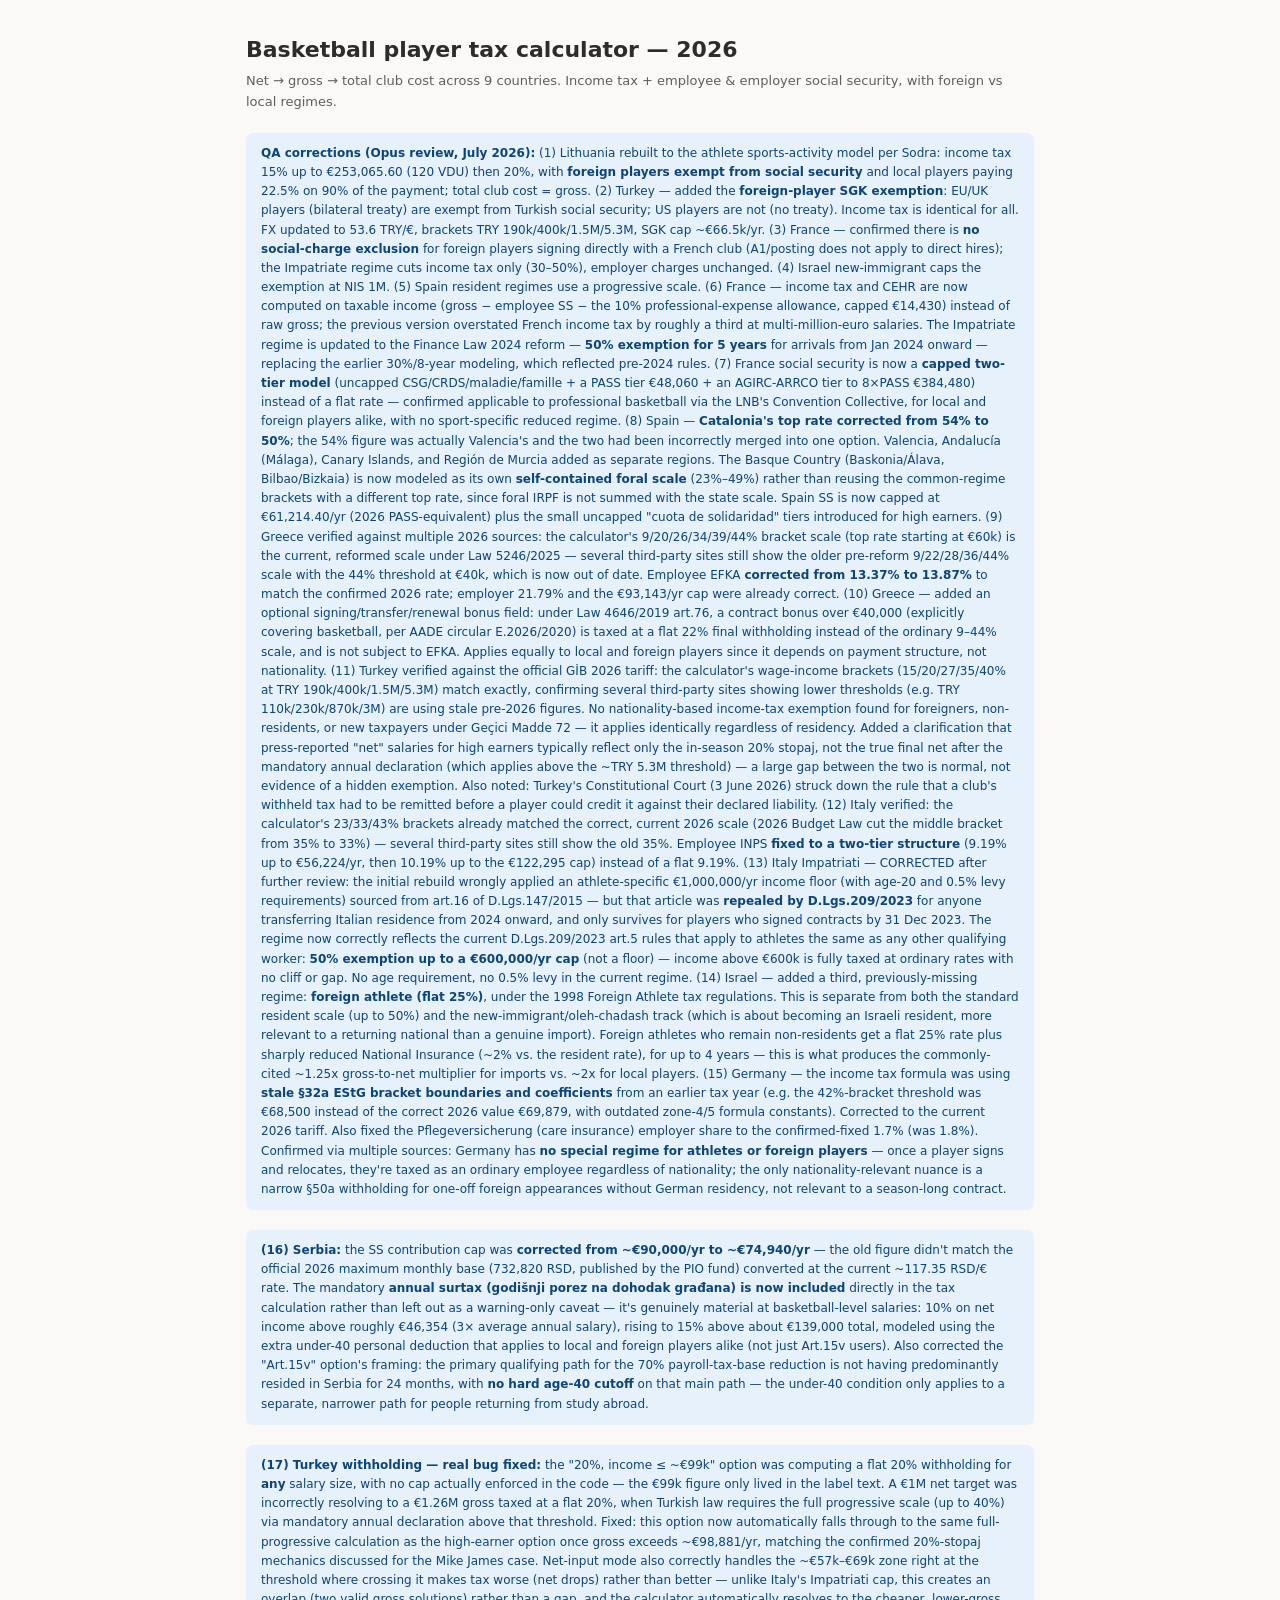
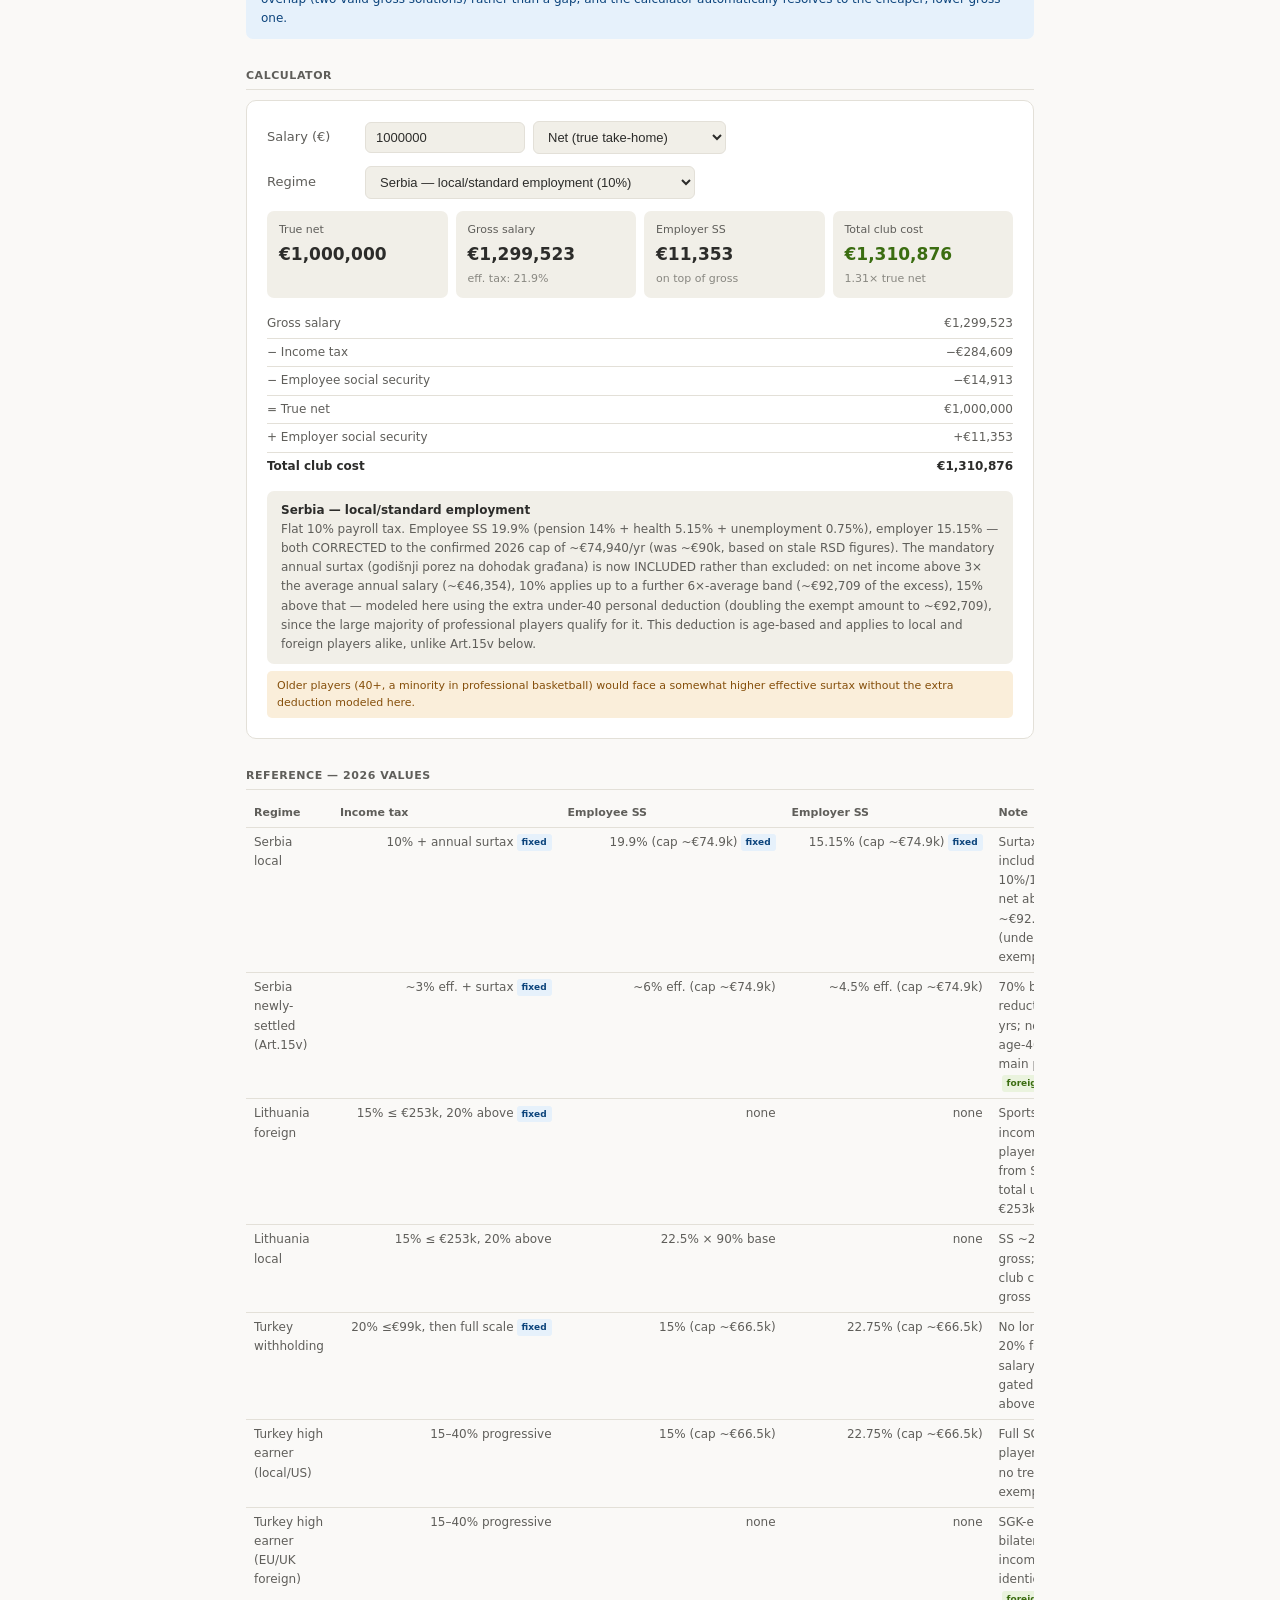
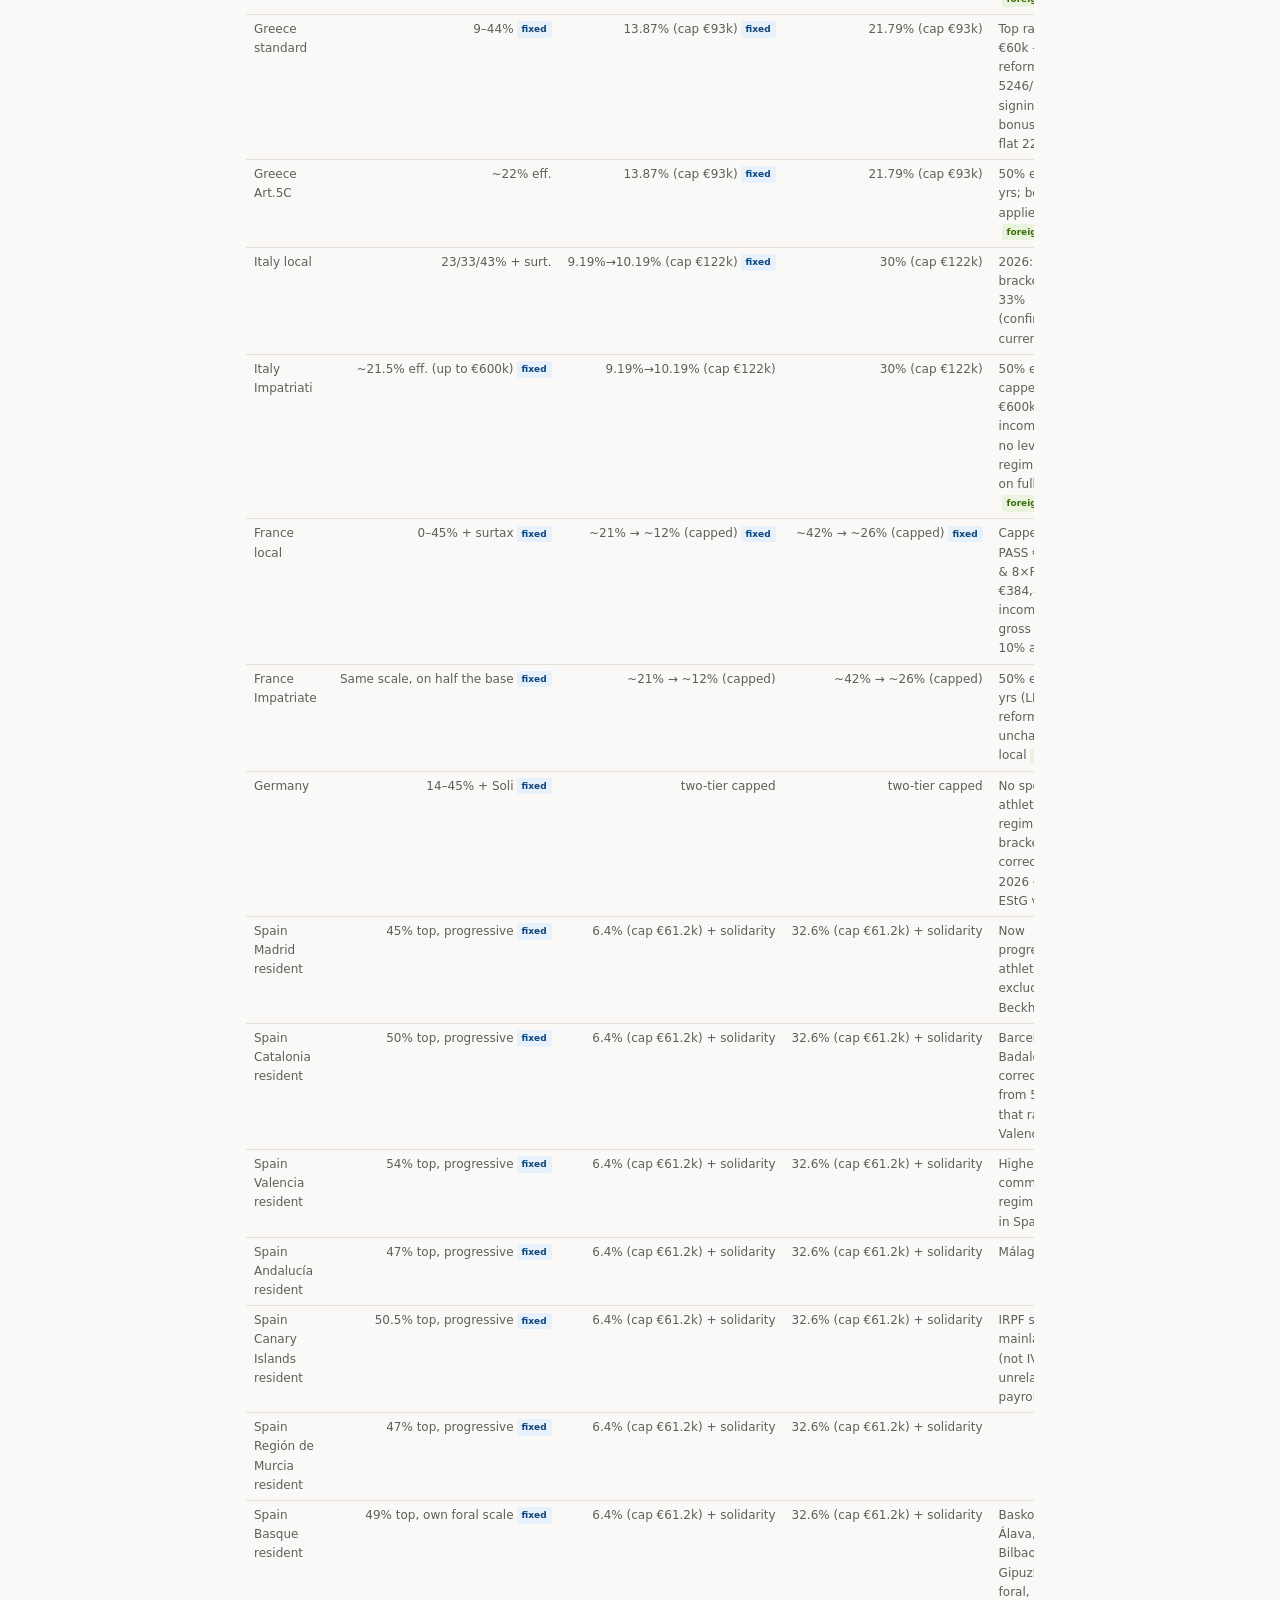
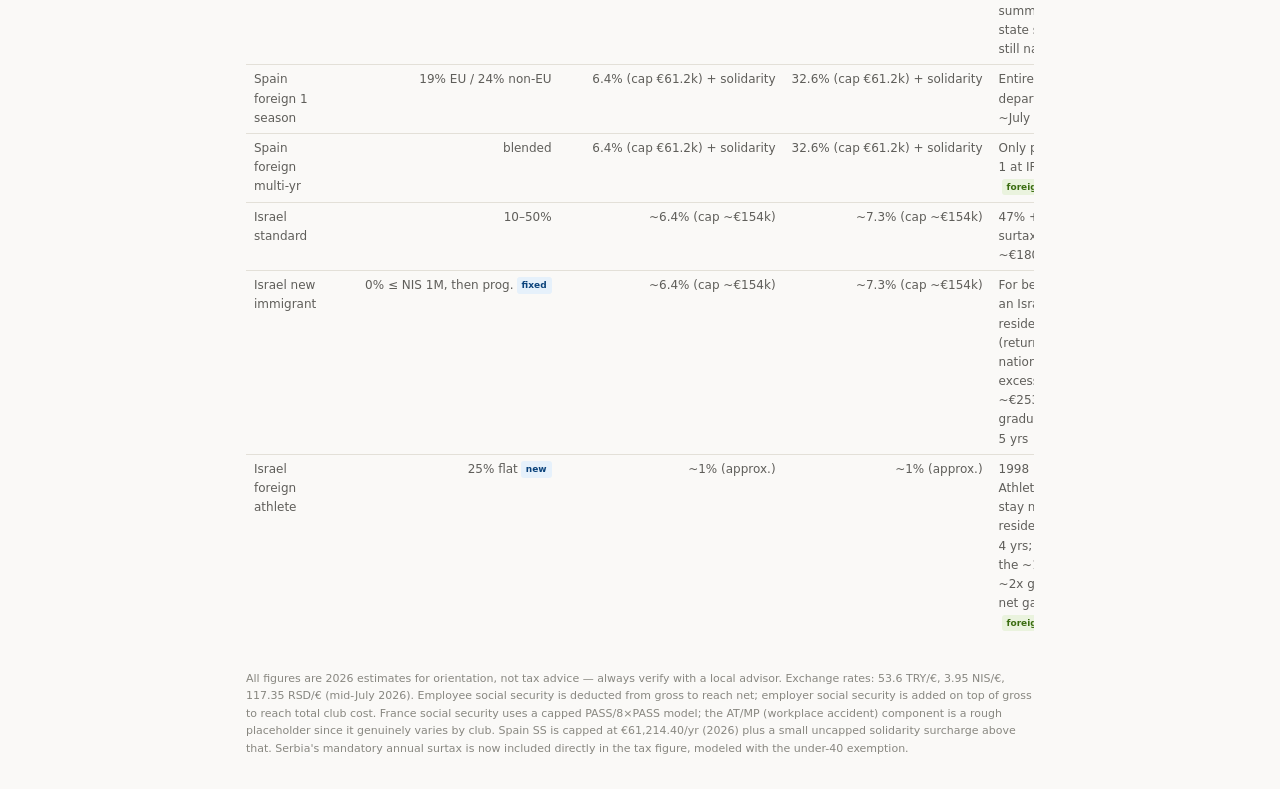
<file: basketball_tax_calculator_2026-1.html>
<!DOCTYPE html>
<html lang="en">
<head>
<meta charset="utf-8">
<meta name="viewport" content="width=device-width, initial-scale=1">
<title>Basketball Player Tax Calculator — 2026</title>
<style>
  :root{
    --bg:#faf9f7; --surface:#ffffff; --surface2:#f1efe8; --border:#e3e0d8;
    --text:#2c2c2a; --text2:#5f5e5a; --text3:#888780;
    --green-bg:#eaf3de; --green-tx:#3b6d11;
    --amber-bg:#faeeda; --amber-tx:#854f0b;
    --red-bg:#fcebeb; --red-tx:#a32d2d;
    --blue-bg:#e6f1fb; --blue-tx:#0c447c;
    --radius:10px; --radius-sm:7px;
  }
  @media (prefers-color-scheme: dark){
    :root{
      --bg:#1a1a18; --surface:#242422; --surface2:#2c2c2a; --border:#3a3a37;
      --text:#f1efe8; --text2:#b4b2a9; --text3:#888780;
      --green-bg:#27500a; --green-tx:#c0dd97;
      --amber-bg:#633806; --amber-tx:#fac775;
      --red-bg:#791f1f; --red-tx:#f7c1c1;
      --blue-bg:#0c447c; --blue-tx:#b5d4f4;
    }
  }
  *{box-sizing:border-box;margin:0;padding:0}
  body{font-family:system-ui,-apple-system,"Segoe UI",sans-serif;background:var(--bg);color:var(--text);line-height:1.6;padding:2rem 1rem;max-width:820px;margin:0 auto}
  h1{font-size:22px;font-weight:600;margin-bottom:4px}
  .subtitle{font-size:13px;color:var(--text2);margin-bottom:1.25rem}
  .sec{font-size:11px;font-weight:600;color:var(--text2);text-transform:uppercase;letter-spacing:.05em;margin:1.75rem 0 .6rem;padding-bottom:4px;border-bottom:1px solid var(--border)}
  .corr{background:var(--blue-bg);border-radius:var(--radius-sm);padding:11px 15px;font-size:12px;color:var(--blue-tx);line-height:1.6;margin-bottom:1.25rem}
  .corr b{font-weight:600}
  .conv{border:0.5px solid var(--border);border-radius:var(--radius);padding:1.25rem;background:var(--surface)}
  .row{display:flex;align-items:center;gap:8px;margin-bottom:12px;flex-wrap:wrap}
  .row label{font-size:13px;color:var(--text2);min-width:90px}
  input[type=number]{padding:7px 10px;border-radius:6px;border:0.5px solid var(--border);background:var(--surface2);color:var(--text);font-size:13px;width:160px}
  select{padding:7px 10px;border-radius:6px;border:0.5px solid var(--border);background:var(--surface2);color:var(--text);font-size:13px}
  input[type=range]{width:100%;accent-color:#639922}
  .spain-extra{background:var(--surface2);border-radius:var(--radius-sm);padding:10px 14px;margin-top:10px;display:none}
  .spain-extra .row{margin-bottom:8px}
  .split-bar{display:flex;height:26px;border-radius:5px;overflow:hidden;margin:8px 0}
  .split-seg{display:flex;align-items:center;justify-content:center;font-size:11px;font-weight:500}
  .cards{display:grid;grid-template-columns:repeat(auto-fit,minmax(120px,1fr));gap:8px;margin:12px 0}
  .card{background:var(--surface2);border-radius:var(--radius-sm);padding:10px 12px}
  .card-lbl{font-size:11px;color:var(--text2);margin-bottom:3px}
  .card-val{font-size:17px;font-weight:600;color:var(--text)}
  .card-sub{font-size:11px;color:var(--text3);margin-top:2px}
  .breakdown{font-size:12px;color:var(--text2);line-height:1.8;margin-top:12px}
  .bline{display:flex;justify-content:space-between;padding:3px 0;border-bottom:0.5px solid var(--border)}
  .bline:last-child{border-bottom:none;font-weight:600;color:var(--text)}
  .bhead{font-size:11px;text-transform:uppercase;letter-spacing:.04em;color:var(--text3);margin-top:10px;margin-bottom:2px}
  .info{background:var(--surface2);border-radius:var(--radius-sm);padding:10px 14px;font-size:12px;color:var(--text2);line-height:1.6;margin-top:10px}
  .info b{color:var(--text);font-weight:600}
  .warn{font-size:11px;padding:7px 10px;border-radius:5px;margin-top:7px;line-height:1.5;display:none}
  .warn-y{background:var(--amber-bg);color:var(--amber-tx)}
  .warn-r{background:var(--red-bg);color:var(--red-tx)}
  .slider-lbl{display:flex;justify-content:space-between;font-size:12px;color:var(--text2);margin-bottom:3px}
  table.ref{width:100%;border-collapse:collapse;font-size:12px}
  table.ref th{text-align:left;color:var(--text2);font-weight:600;font-size:11px;padding:5px 8px;border-bottom:1px solid var(--border);white-space:nowrap}
  table.ref td{padding:5px 8px;border-bottom:0.5px solid var(--border);vertical-align:top;font-size:12px;color:var(--text2)}
  table.ref tr:last-child td{border-bottom:none}
  table.ref td:nth-child(2),table.ref td:nth-child(3),table.ref td:nth-child(4){text-align:right;white-space:nowrap;font-variant-numeric:tabular-nums}
  .tbl-wrap{overflow-x:auto}
  .tag{display:inline-block;font-size:9px;padding:1px 5px;border-radius:3px;margin-left:3px;vertical-align:middle;font-weight:600}
  .tg-f{background:var(--green-bg);color:var(--green-tx)}
  .tg-fix{background:var(--blue-bg);color:var(--blue-tx)}
  footer{margin-top:2rem;font-size:11px;color:var(--text3);line-height:1.6}
</style>
</head>
<body>

<h1>Basketball player tax calculator — 2026</h1>
<p class="subtitle">Net &rarr; gross &rarr; total club cost across 9 countries. Income tax + employee & employer social security, with foreign vs local regimes.</p>

<div class="corr"><b>QA corrections (Opus review, July 2026):</b> (1) Lithuania rebuilt to the athlete sports-activity model per Sodra: income tax 15% up to &euro;253,065.60 (120 VDU) then 20%, with <b>foreign players exempt from social security</b> and local players paying 22.5% on 90% of the payment; total club cost = gross. (2) Turkey — added the <b>foreign-player SGK exemption</b>: EU/UK players (bilateral treaty) are exempt from Turkish social security; US players are not (no treaty). Income tax is identical for all. FX updated to 53.6 TRY/&euro;, brackets TRY 190k/400k/1.5M/5.3M, SGK cap ~&euro;66.5k/yr. (3) France — confirmed there is <b>no social-charge exclusion</b> for foreign players signing directly with a French club (A1/posting does not apply to direct hires); the Impatriate regime cuts income tax only (30&ndash;50%), employer charges unchanged. (4) Israel new-immigrant caps the exemption at NIS 1M. (5) Spain resident regimes use a progressive scale. (6) France — income tax and CEHR are now computed on taxable income (gross &minus; employee SS &minus; the 10% professional-expense allowance, capped &euro;14,430) instead of raw gross; the previous version overstated French income tax by roughly a third at multi-million-euro salaries. The Impatriate regime is updated to the Finance Law 2024 reform — <b>50% exemption for 5 years</b> for arrivals from Jan 2024 onward — replacing the earlier 30%/8-year modeling, which reflected pre-2024 rules. (7) France social security is now a <b>capped two-tier model</b> (uncapped CSG/CRDS/maladie/famille + a PASS tier &euro;48,060 + an AGIRC-ARRCO tier to 8&times;PASS &euro;384,480) instead of a flat rate — confirmed applicable to professional basketball via the LNB's Convention Collective, for local and foreign players alike, with no sport-specific reduced regime. (8) Spain — <b>Catalonia's top rate corrected from 54% to 50%</b>; the 54% figure was actually Valencia's and the two had been incorrectly merged into one option. Valencia, Andalucía (M&aacute;laga), Canary Islands, and Regi&oacute;n de Murcia added as separate regions. The Basque Country (Baskonia/&Aacute;lava, Bilbao/Bizkaia) is now modeled as its own <b>self-contained foral scale</b> (23%&ndash;49%) rather than reusing the common-regime brackets with a different top rate, since foral IRPF is not summed with the state scale. Spain SS is now capped at &euro;61,214.40/yr (2026 PASS-equivalent) plus the small uncapped "cuota de solidaridad" tiers introduced for high earners. (9) Greece verified against multiple 2026 sources: the calculator's 9/20/26/34/39/44% bracket scale (top rate starting at &euro;60k) is the current, reformed scale under Law 5246/2025 — several third-party sites still show the older pre-reform 9/22/28/36/44% scale with the 44% threshold at &euro;40k, which is now out of date. Employee EFKA <b>corrected from 13.37% to 13.87%</b> to match the confirmed 2026 rate; employer 21.79% and the &euro;93,143/yr cap were already correct. (10) Greece — added an optional signing/transfer/renewal bonus field: under Law 4646/2019 art.76, a contract bonus over &euro;40,000 (explicitly covering basketball, per AADE circular Ε.2026/2020) is taxed at a flat 22% final withholding instead of the ordinary 9&ndash;44% scale, and is not subject to EFKA. Applies equally to local and foreign players since it depends on payment structure, not nationality. (11) Turkey verified against the official GİB 2026 tariff: the calculator's wage-income brackets (15/20/27/35/40% at TRY 190k/400k/1.5M/5.3M) match exactly, confirming several third-party sites showing lower thresholds (e.g. TRY 110k/230k/870k/3M) are using stale pre-2026 figures. No nationality-based income-tax exemption found for foreigners, non-residents, or new taxpayers under Geçici Madde 72 — it applies identically regardless of residency. Added a clarification that press-reported "net" salaries for high earners typically reflect only the in-season 20% stopaj, not the true final net after the mandatory annual declaration (which applies above the ~TRY 5.3M threshold) — a large gap between the two is normal, not evidence of a hidden exemption. Also noted: Turkey's Constitutional Court (3 June 2026) struck down the rule that a club's withheld tax had to be remitted before a player could credit it against their declared liability. (12) Italy verified: the calculator's 23/33/43% brackets already matched the correct, current 2026 scale (2026 Budget Law cut the middle bracket from 35% to 33%) — several third-party sites still show the old 35%. Employee INPS <b>fixed to a two-tier structure</b> (9.19% up to &euro;56,224/yr, then 10.19% up to the &euro;122,295 cap) instead of a flat 9.19%. (13) Italy Impatriati — CORRECTED after further review: the initial rebuild wrongly applied an athlete-specific &euro;1,000,000/yr income floor (with age-20 and 0.5% levy requirements) sourced from art.16 of D.Lgs.147/2015 — but that article was <b>repealed by D.Lgs.209/2023</b> for anyone transferring Italian residence from 2024 onward, and only survives for players who signed contracts by 31 Dec 2023. The regime now correctly reflects the current D.Lgs.209/2023 art.5 rules that apply to athletes the same as any other qualifying worker: <b>50% exemption up to a &euro;600,000/yr cap</b> (not a floor) — income above &euro;600k is fully taxed at ordinary rates with no cliff or gap. No age requirement, no 0.5% levy in the current regime. (14) Israel — added a third, previously-missing regime: <b>foreign athlete (flat 25%)</b>, under the 1998 Foreign Athlete tax regulations. This is separate from both the standard resident scale (up to 50%) and the new-immigrant/oleh-chadash track (which is about becoming an Israeli resident, more relevant to a returning national than a genuine import). Foreign athletes who remain non-residents get a flat 25% rate plus sharply reduced National Insurance (~2% vs. the resident rate), for up to 4 years — this is what produces the commonly-cited ~1.25x gross-to-net multiplier for imports vs. ~2x for local players. (15) Germany — the income tax formula was using <b>stale §32a EStG bracket boundaries and coefficients</b> from an earlier tax year (e.g. the 42%-bracket threshold was €68,500 instead of the correct 2026 value €69,879, with outdated zone-4/5 formula constants). Corrected to the current 2026 tariff. Also fixed the Pflegeversicherung (care insurance) employer share to the confirmed-fixed 1.7% (was 1.8%). Confirmed via multiple sources: Germany has <b>no special regime for athletes or foreign players</b> — once a player signs and relocates, they're taxed as an ordinary employee regardless of nationality; the only nationality-relevant nuance is a narrow &sect;50a withholding for one-off foreign appearances without German residency, not relevant to a season-long contract.</div>
<div class="corr" style="margin-top:8px"><b>(16) Serbia:</b> the SS contribution cap was <b>corrected from ~&euro;90,000/yr to ~&euro;74,940/yr</b> — the old figure didn't match the official 2026 maximum monthly base (732,820 RSD, published by the PIO fund) converted at the current ~117.35 RSD/&euro; rate. The mandatory <b>annual surtax (godišnji porez na dohodak građana) is now included</b> directly in the tax calculation rather than left out as a warning-only caveat — it's genuinely material at basketball-level salaries: 10% on net income above roughly &euro;46,354 (3&times; average annual salary), rising to 15% above about &euro;139,000 total, modeled using the extra under-40 personal deduction that applies to local and foreign players alike (not just Art.15v users). Also corrected the "Art.15v" option's framing: the primary qualifying path for the 70% payroll-tax-base reduction is not having predominantly resided in Serbia for 24 months, with <b>no hard age-40 cutoff</b> on that main path — the under-40 condition only applies to a separate, narrower path for people returning from study abroad.</div>
<div class="corr" style="margin-top:8px"><b>(17) Turkey withholding — real bug fixed:</b> the "20%, income &le; ~&euro;99k" option was computing a flat 20% withholding for <b>any</b> salary size, with no cap actually enforced in the code — the &euro;99k figure only lived in the label text. A &euro;1M net target was incorrectly resolving to a &euro;1.26M gross taxed at a flat 20%, when Turkish law requires the full progressive scale (up to 40%) via mandatory annual declaration above that threshold. Fixed: this option now automatically falls through to the same full-progressive calculation as the high-earner option once gross exceeds ~&euro;98,881/yr, matching the confirmed 20%-stopaj mechanics discussed for the Mike James case. Net-input mode also correctly handles the ~&euro;57k&ndash;&euro;69k zone right at the threshold where crossing it makes tax worse (net drops) rather than better — unlike Italy's Impatriati cap, this creates an overlap (two valid gross solutions) rather than a gap, and the calculator automatically resolves to the cheaper, lower-gross one.</div>

<div class="sec">Calculator</div>
<div class="conv">
  <div class="row">
    <label>Salary (&euro;)</label>
    <input type="number" id="sal" value="1000000" min="0" step="50000">
    <select id="stype">
      <option value="net">Net (true take-home)</option>
      <option value="gross">Gross (before deductions)</option>
    </select>
  </div>
  <div class="row">
    <label>Regime</label>
    <select id="country" style="width:330px">
      <optgroup label="Serbia">
        <option value="RS_loc">Serbia — local/standard employment (10%)</option>
        <option value="RS_u40">Serbia — newly-settled foreign player, Art.15v (~3% eff. base)</option>
      </optgroup>
      <optgroup label="Lithuania">
        <option value="LT_for">Lithuania — foreign player (income tax only, 15%/20%)</option>
        <option value="LT_loc">Lithuania — local player (income tax + social security)</option>
      </optgroup>
      <optgroup label="Turkey">
        <option value="TR_wht">Turkey BSL — withholding (20%, income ≤ ~€99k)</option>
        <option value="TR_eff">Turkey BSL — high earner, local or US foreign (full SGK)</option>
        <option value="TR_for">Turkey BSL — high earner, EU/UK foreign (SGK-exempt by treaty)</option>
      </optgroup>
      <optgroup label="Greece">
        <option value="GR_std">Greece — standard resident (9–44%)</option>
        <option value="GR_50">Greece — Art.5C new-resident (50% exempt, 7 yrs)</option>
      </optgroup>
      <optgroup label="Italy">
        <option value="IT_loc">Italy — local player, standard IRPEF</option>
        <option value="IT_imp">Italy — foreign player, Impatriati (50% exempt)</option>
      </optgroup>
      <optgroup label="France">
        <option value="FR_loc">France — local player, standard</option>
        <option value="FR_imp">France — foreign player, Impatriate (50% income exempt, LF2024)</option>
      </optgroup>
      <optgroup label="Germany">
        <option value="DE_loc">Germany — all players, standard</option>
      </optgroup>
      <optgroup label="Spain — resident (local players, or year 2+)">
        <option value="ES_mad">Spain — Madrid resident (45% top, progressive)</option>
        <option value="ES_cat">Spain — Catalonia resident: Barcelona, Badalona (50% top)</option>
        <option value="ES_val">Spain — Valencia resident (54% top)</option>
        <option value="ES_and">Spain — Andalucía resident: Málaga (47% top)</option>
        <option value="ES_can">Spain — Canary Islands resident (50.5% top)</option>
        <option value="ES_mur">Spain — Región de Murcia resident (47% top)</option>
        <option value="ES_bas">Spain — Basque Country resident: Baskonia/Álava, Bilbao/Bizkaia (49% foral)</option>
      </optgroup>
      <optgroup label="Spain — foreign player options">
        <option value="ES_single">Spain — foreign, one season only (leaves by early July)</option>
        <option value="ES_multi">Spain — foreign, multi-year (partial yr 1 discount)</option>
      </optgroup>
      <optgroup label="Israel">
        <option value="IL_std">Israel — established resident (up to 50%)</option>
        <option value="IL_new">Israel — new immigrant 2026 (exempt ≤ NIS 1M)</option>
        <option value="IL_for">Israel — foreign athlete (flat 25%, reduced National Insurance)</option>
      </optgroup>
    </select>
  </div>

  <div class="spain-extra" id="spain-extra">
    <div class="row">
      <label>Player origin</label>
      <select id="sp-origin">
        <option value="eu">EU/EEA (19% non-resident rate)</option>
        <option value="noneu">Non-EU (24% non-resident rate)</option>
      </select>
    </div>
    <div class="row">
      <label>Club region</label>
      <select id="sp-region">
        <option value="mad">Madrid (45% resident rate)</option>
        <option value="cat">Catalonia — Barcelona, Badalona (50% resident rate)</option>
        <option value="val">Valencia (54% resident rate)</option>
        <option value="and">Andalucía — Málaga (47% resident rate)</option>
        <option value="can">Canary Islands (50.5% resident rate)</option>
        <option value="mur">Región de Murcia (47% resident rate)</option>
        <option value="bas">Basque Country — Baskonia/Álava, Bilbao/Bizkaia (49% foral)</option>
      </select>
    </div>
    <div id="split-section">
      <div class="slider-lbl">
        <span>Non-resident portion of salary (first calendar year only)</span>
        <span id="sp-split-out">40%</span>
      </div>
      <input type="range" id="sp-split" min="0" max="100" value="40" step="5">
    </div>
    <div class="split-bar" id="split-bar"></div>
  </div>

  <div class="spain-extra" id="greece-extra">
    <div class="row">
      <label>Signing / transfer / renewal bonus (€, gross, optional)</label>
      <input type="number" id="gr-bonus" value="0" min="0" step="10000">
    </div>
    <div style="font-size:12.5px;color:var(--text-muted);margin-top:2px">Taxed separately from regular salary: ≤€40,000 in the tax year is folded into the normal progressive scale; above €40,000 the whole bonus is a flat 22% final withholding instead. Not subject to EFKA.</div>
  </div>

  <div class="cards" id="cards"></div>
  <div class="breakdown" id="breakdown"></div>
  <div class="info" id="info"></div>
  <div class="warn warn-y" id="warn-y"></div>
  <div class="warn warn-r" id="warn-r"></div>
</div>

<div class="sec">Reference — 2026 values</div>
<div class="tbl-wrap">
<table class="ref">
<thead><tr><th>Regime</th><th>Income tax</th><th>Employee SS</th><th>Employer SS</th><th>Note</th></tr></thead>
<tbody>
<tr><td>Serbia local</td><td>10% + annual surtax<span class="tag tg-fix">fixed</span></td><td>19.9% (cap ~€74.9k)<span class="tag tg-fix">fixed</span></td><td>15.15% (cap ~€74.9k)<span class="tag tg-fix">fixed</span></td><td>Surtax now included: 10%/15% on net above ~€92.7k (under-40 exemption)</td></tr>
<tr><td>Serbia newly-settled (Art.15v)</td><td>~3% eff. + surtax<span class="tag tg-fix">fixed</span></td><td>~6% eff. (cap ~€74.9k)</td><td>~4.5% eff. (cap ~€74.9k)</td><td>70% base reduction, 5 yrs; no hard age-40 limit on main path<span class="tag tg-f">foreign</span></td></tr>
<tr><td>Lithuania foreign</td><td>15% ≤ €253k, 20% above<span class="tag tg-fix">fixed</span></td><td>none</td><td>none</td><td>Sports-activity income; foreign players exempt from SS — 15% total up to €253k<span class="tag tg-f">foreign</span></td></tr>
<tr><td>Lithuania local</td><td>15% ≤ €253k, 20% above</td><td>22.5% × 90% base</td><td>none</td><td>SS ~20.25% of gross; total club cost = gross</td></tr>
<tr><td>Turkey withholding</td><td>20% ≤€99k, then full scale<span class="tag tg-fix">fixed</span></td><td>15% (cap ~€66.5k)</td><td>22.75% (cap ~€66.5k)</td><td>No longer flat 20% for any salary — now gated correctly above ~€99k</td></tr>
<tr><td>Turkey high earner (local/US)</td><td>15–40% progressive</td><td>15% (cap ~€66.5k)</td><td>22.75% (cap ~€66.5k)</td><td>Full SGK; US players have no treaty exemption</td></tr>
<tr><td>Turkey high earner (EU/UK foreign)</td><td>15–40% progressive</td><td>none</td><td>none</td><td>SGK-exempt by bilateral treaty; income tax identical<span class="tag tg-f">foreign</span></td></tr>
<tr><td>Greece standard</td><td>9–44%<span class="tag tg-fix">fixed</span></td><td>13.87% (cap €93k)<span class="tag tg-fix">fixed</span></td><td>21.79% (cap €93k)</td><td>Top rate above €60k — 2026 reform (Law 5246/2025); signing/transfer bonus &gt;€40k = flat 22%<span class="tag tg-fix">new</span></td></tr>
<tr><td>Greece Art.5C</td><td>~22% eff.</td><td>13.87% (cap €93k)<span class="tag tg-fix">fixed</span></td><td>21.79% (cap €93k)</td><td>50% exempt 7 yrs; bonus rule applies on top<span class="tag tg-f">foreign</span></td></tr>
<tr><td>Italy local</td><td>23/33/43% + surt.</td><td>9.19%→10.19% (cap €122k)<span class="tag tg-fix">fixed</span></td><td>30% (cap €122k)</td><td>2026: middle bracket cut to 33% (confirmed current)</td></tr>
<tr><td>Italy Impatriati</td><td>~21.5% eff. (up to €600k)<span class="tag tg-fix">fixed</span></td><td>9.19%→10.19% (cap €122k)</td><td>30% (cap €122k)</td><td>50% exempt, capped at €600k/yr — no income floor, no levy (2024+ regime); INPS on full gross<span class="tag tg-f">foreign</span></td></tr>
<tr><td>France local</td><td>0–45% + surtax<span class="tag tg-fix">fixed</span></td><td>~21% → ~12% (capped)<span class="tag tg-fix">fixed</span></td><td>~42% → ~26% (capped)<span class="tag tg-fix">fixed</span></td><td>Capped at PASS &euro;48,060 &amp; 8×PASS &euro;384,480; income tax on gross &minus; SS &minus; 10% allowance</td></tr>
<tr><td>France Impatriate</td><td>Same scale, on half the base<span class="tag tg-fix">fixed</span></td><td>~21% → ~12% (capped)</td><td>~42% → ~26% (capped)</td><td>50% exempt 5 yrs (LF2024 reform); SS unchanged vs. local<span class="tag tg-f">foreign</span></td></tr>
<tr><td>Germany</td><td>14–45% + Soli<span class="tag tg-fix">fixed</span></td><td>two-tier capped</td><td>two-tier capped</td><td>No special athlete/foreign regime; brackets corrected to 2026 §32a EStG values</td></tr>
<tr><td>Spain Madrid resident</td><td>45% top, progressive<span class="tag tg-fix">fixed</span></td><td>6.4% (cap €61.2k) + solidarity</td><td>32.6% (cap €61.2k) + solidarity</td><td>Now progressive; athletes excluded from Beckham</td></tr>
<tr><td>Spain Catalonia resident</td><td>50% top, progressive<span class="tag tg-fix">fixed</span></td><td>6.4% (cap €61.2k) + solidarity</td><td>32.6% (cap €61.2k) + solidarity</td><td>Barcelona, Badalona; corrected down from 54% — that rate is Valencia's</td></tr>
<tr><td>Spain Valencia resident</td><td>54% top, progressive<span class="tag tg-fix">fixed</span></td><td>6.4% (cap €61.2k) + solidarity</td><td>32.6% (cap €61.2k) + solidarity</td><td>Highest common-regime top rate in Spain</td></tr>
<tr><td>Spain Andalucía resident</td><td>47% top, progressive<span class="tag tg-fix">fixed</span></td><td>6.4% (cap €61.2k) + solidarity</td><td>32.6% (cap €61.2k) + solidarity</td><td>Málaga</td></tr>
<tr><td>Spain Canary Islands resident</td><td>50.5% top, progressive<span class="tag tg-fix">fixed</span></td><td>6.4% (cap €61.2k) + solidarity</td><td>32.6% (cap €61.2k) + solidarity</td><td>IRPF same as mainland; IGIC (not IVA) is unrelated to payroll</td></tr>
<tr><td>Spain Región de Murcia resident</td><td>47% top, progressive<span class="tag tg-fix">fixed</span></td><td>6.4% (cap €61.2k) + solidarity</td><td>32.6% (cap €61.2k) + solidarity</td><td></td></tr>
<tr><td>Spain Basque resident</td><td>49% top, own foral scale<span class="tag tg-fix">fixed</span></td><td>6.4% (cap €61.2k) + solidarity</td><td>32.6% (cap €61.2k) + solidarity</td><td>Baskonia/Álava, Bilbao/Bizkaia, Gipuzkoa — foral, NOT summed with state scale; SS still national</td></tr>
<tr><td>Spain foreign 1 season</td><td>19% EU / 24% non-EU</td><td>6.4% (cap €61.2k) + solidarity</td><td>32.6% (cap €61.2k) + solidarity</td><td>Entire season if departs by ~July 2<span class="tag tg-f">foreign</span></td></tr>
<tr><td>Spain foreign multi-yr</td><td>blended</td><td>6.4% (cap €61.2k) + solidarity</td><td>32.6% (cap €61.2k) + solidarity</td><td>Only partial yr 1 at IRNR rate<span class="tag tg-f">foreign</span></td></tr>
<tr><td>Israel standard</td><td>10–50%</td><td>~6.4% (cap ~€154k)</td><td>~7.3% (cap ~€154k)</td><td>47% + 3% surtax above ~€180k</td></tr>
<tr><td>Israel new immigrant</td><td>0% ≤ NIS 1M, then prog.<span class="tag tg-fix">fixed</span></td><td>~6.4% (cap ~€154k)</td><td>~7.3% (cap ~€154k)</td><td>For becoming an Israeli resident (returning nationals); excess above ~€253k taxed, graduated over 5 yrs</td></tr>
<tr><td>Israel foreign athlete</td><td>25% flat<span class="tag tg-fix">new</span></td><td>~1% (approx.)</td><td>~1% (approx.)</td><td>1998 Foreign Athlete regs; stay non-resident, up to 4 yrs; produces the ~1.25x vs ~2x gross-to-net gap<span class="tag tg-f">foreign</span></td></tr>
</tbody>
</table>
</div>

<footer>
All figures are 2026 estimates for orientation, not tax advice — always verify with a local advisor. Exchange rates: 53.6 TRY/€, 3.95 NIS/€, 117.35 RSD/€ (mid-July 2026). Employee social security is deducted from gross to reach net; employer social security is added on top of gross to reach total club cost. France social security uses a capped PASS/8×PASS model; the AT/MP (workplace accident) component is a rough placeholder since it genuinely varies by club. Spain SS is capped at €61,214.40/yr (2026) plus a small uncapped solidarity surcharge above that. Serbia's mandatory annual surtax is now included directly in the tax figure, modeled with the under-40 exemption.
</footer>

<script>
const EUR_TRY=1/53.6, NIS_EUR=1/3.95;
const TR_B=[[190000,.15],[400000,.20],[1500000,.27],[5300000,.35],[Infinity,.40]];
const IL_B=[[84120,.10],[120720,.14],[193800,.20],[269280,.31],[558960,.35],[721560,.47],[Infinity,.50]];
const GR_B=[[10000,.09],[20000,.20],[30000,.26],[40000,.34],[60000,.39],[Infinity,.44]];
const FR_B=[[11600,0],[29579,.11],[84577,.30],[181917,.41],[Infinity,.45]];
const IT_B=[[28000,.23],[50000,.33],[Infinity,.43]];
function italyEmpSS(g){return prog(g,[[56224,.0919],[122295,.1019],[Infinity,0]]);}
const RS_SUR_3X=46354, RS_SUR_6X=92709;
function serbiaSurtax(net,under40){const exemption=RS_SUR_3X*(under40?2:1);const base=Math.max(0,net-exemption);return Math.min(base,RS_SUR_6X)*0.10+Math.max(0,base-RS_SUR_6X)*0.15;}
const LT_B=[[82962,.20],[138270,.25],[Infinity,.32]];
const TR_SGK_CAP_EUR=3567240*EUR_TRY;
const TR_DECL_EUR=5300000*EUR_TRY;
const IL_SS_CAP_EUR=50695*12*NIS_EUR;
const IL_NEW_EXEMPT_EUR=1000000*NIS_EUR;
const FR_PASS=48060, FR_PASS8=FR_PASS*8;

function prog(g,brackets,scale=1){let t=0,p=0;for(const[c,r] of brackets){if(g/scale<=p)break;t+=(Math.min(g/scale,c)-p)*r;p=c;}return t*scale;}
function spainTax(g,topRate){return prog(g,[[12450,.19],[20200,.24],[35200,.30],[60000,.37],[Infinity,topRate]]);}
function basqueTax(g){return prog(g,[[17720,.23],[35000,.30],[70000,.37],[130000,.43],[190000,.47],[Infinity,.49]]);}
const ES_TOP={mad:.45,cat:.50,val:.54,and:.47,can:.505,mur:.47,bas:.49};
const ES_SS_CAP=61214.40, ES_SOL_T1=67335.84, ES_SOL_T2=91821.60;
function spainEmpSS(g){return Math.min(g,ES_SS_CAP)*0.064+prog(g,[[ES_SS_CAP,0],[ES_SOL_T1,.0019],[ES_SOL_T2,.0021],[Infinity,.0024]]);}
function spainEmrSS(g){return Math.min(g,ES_SS_CAP)*0.326+prog(g,[[ES_SS_CAP,0],[ES_SOL_T1,.0096],[ES_SOL_T2,.0104],[Infinity,.0122]]);}
function germanyTax(g){let t;if(g<=12348)t=0;else if(g<=17799){const y=(g-12348)/10000;t=(882.4*y+1400)*y;}else if(g<=69878){const z=(g-17799)/10000;t=(181.19*z+2397)*z+1025.38;}else if(g<=277825)t=0.42*g-10637.32;else t=0.45*g-18971.07;if(t>20350)t+=t*0.055;return t;}
function germanyEmpSS(g){const pu=Math.min(g,101400),hc=Math.min(g,69750);return pu*(0.093+0.013)+hc*(0.0875+0.025);}
function germanyEmrSS(g){const pu=Math.min(g,101400),hc=Math.min(g,69750);return pu*(0.093+0.013+0.0015)+hc*(0.0875+0.017);}
function franceTaxableBase(g){return Math.max(0,g-g*0.235-Math.min(g*0.10,14430));}
function franceTax(base){let t=prog(base,FR_B);if(base>500000)t+=(base-500000)*0.04+(Math.min(base,500000)-250000)*0.03;else if(base>250000)t+=(base-250000)*0.03;return t;}
function franceEmpSS(g){return g*0.1010+prog(g,[[FR_PASS,.1091],[FR_PASS8,.0972],[Infinity,0]]);}
function franceEmrSS(g){return g*0.236+prog(g,[[FR_PASS,.1881],[FR_PASS8,.1457],[Infinity,0]]);}
function turkeyTax(g){return prog(g,TR_B,EUR_TRY);}
function israelTax(g){return prog(g,IL_B,NIS_EUR);}
const LT_ATH_THRESHOLD=253065.60;
function ltTax(g){return g<=LT_ATH_THRESHOLD?g*0.15:LT_ATH_THRESHOLD*0.15+(g-LT_ATH_THRESHOLD)*0.20;}

function getTax(key,g){
  if(key==='DE_loc')return germanyTax(g);
  if(key==='FR_loc')return franceTax(franceTaxableBase(g));
  if(key==='FR_imp')return franceTax(franceTaxableBase(g)*0.50);
  if(key==='GR_std')return prog(g,GR_B);
  if(key==='GR_50')return prog(g*0.50,GR_B);
  if(key==='IT_loc')return prog(g,IT_B)*1.025;
  if(key==='IT_imp')return prog(Math.min(g,600000)*0.50+Math.max(0,g-600000),IT_B)*1.025;
  if(key==='TR_wht')return g<=TR_DECL_EUR?g*0.20:turkeyTax(g);
  if(key==='TR_eff'||key==='TR_for')return turkeyTax(g);
  if(key==='IL_std')return israelTax(g);
  if(key==='IL_new')return Math.max(0,israelTax(g)-israelTax(IL_NEW_EXEMPT_EUR));
  if(key==='IL_for')return g*0.25;
  if(key==='LT_for'||key==='LT_loc')return ltTax(g);
  if(key==='RS_loc'){const baseTax=g*0.10;const net=g-baseTax-getEmpSS('RS_loc',g);return baseTax+serbiaSurtax(net,true);}
  if(key==='RS_u40'){const baseTax=g*0.30*0.10;const net=g-baseTax-getEmpSS('RS_u40',g);return baseTax+serbiaSurtax(net,true);}
  if(key==='ES_bas')return basqueTax(g);
  if(key==='ES_mad'||key==='ES_cat'||key==='ES_val'||key==='ES_and'||key==='ES_can'||key==='ES_mur')return spainTax(g,ES_TOP[key.slice(3)]);
  return 0;
}
function getEmpSS(key,g){
  if(key==='DE_loc')return germanyEmpSS(g);
  if(key==='LT_for')return 0;
  if(key==='LT_loc')return g*0.90*0.225;
  if(key==='TR_for')return 0;
  if(key==='FR_loc'||key==='FR_imp')return franceEmpSS(g);
  if(key==='ES_mad'||key==='ES_cat'||key==='ES_val'||key==='ES_and'||key==='ES_can'||key==='ES_mur'||key==='ES_bas')return spainEmpSS(g);
  if(key==='IT_loc'||key==='IT_imp')return italyEmpSS(g);
  const mp={RS_loc:[.199,74940],RS_u40:[.06,74940],TR_wht:[.15,TR_SGK_CAP_EUR],TR_eff:[.15,TR_SGK_CAP_EUR],GR_std:[.1387,93143],GR_50:[.1387,93143],IL_std:[.064,IL_SS_CAP_EUR],IL_new:[.064,IL_SS_CAP_EUR],IL_for:[.01,IL_SS_CAP_EUR]};
  const d=mp[key]||[0,null];return d[1]?Math.min(g,d[1])*d[0]:g*d[0];
}
function getEmrSS(key,g){
  if(key==='DE_loc')return germanyEmrSS(g);
  if(key==='LT_for'||key==='LT_loc')return 0;
  if(key==='TR_for')return 0;
  if(key==='FR_loc'||key==='FR_imp')return franceEmrSS(g);
  if(key==='ES_mad'||key==='ES_cat'||key==='ES_val'||key==='ES_and'||key==='ES_can'||key==='ES_mur'||key==='ES_bas')return spainEmrSS(g);
  const mp={RS_loc:[.1515,74940],RS_u40:[.045,74940],TR_wht:[.2275,TR_SGK_CAP_EUR],TR_eff:[.2275,TR_SGK_CAP_EUR],GR_std:[.2179,93143],GR_50:[.2179,93143],IT_loc:[.30,122295],IT_imp:[.30,122295],IL_std:[.073,IL_SS_CAP_EUR],IL_new:[.073,IL_SS_CAP_EUR],IL_for:[.01,IL_SS_CAP_EUR]};
  const d=mp[key]||[0,null];return d[1]?Math.min(g,d[1])*d[0]:g*d[0];
}
function solveGross(key,targetNet){let g=targetNet*1.9;for(let i=0;i<200;i++){const net=g-getTax(key,g)-getEmpSS(key,g);const err=net-targetNet;if(Math.abs(err)<0.5)break;g-=err*0.5;}return g;}
function solveBisect(key,targetNet,lo,hi){for(let i=0;i<100;i++){const mid=(lo+hi)/2;const net=mid-getTax(key,mid)-getEmpSS(key,mid);if(net<targetNet)lo=mid;else hi=mid;}return(lo+hi)/2;}
function fmt(v){return'\u20ac'+Math.round(v).toLocaleString('en-US')}
function pct(v){return(v*100).toFixed(0)+'%'}
function pctF(v){return(v*100).toFixed(1)+'%'}
function isSpainForeign(key){return key==='ES_single'||key==='ES_multi';}
function isGreece(key){return key==='GR_std'||key==='GR_50';}
function greeceTax(key,baseGross,bonus){return bonus>40000?getTax(key,baseGross)+bonus*0.22:getTax(key,baseGross+bonus);}

const INFOS={
RS_loc:{t:'Serbia — local/standard employment',n:'Flat 10% payroll tax. Employee SS 19.9% (pension 14% + health 5.15% + unemployment 0.75%), employer 15.15% \u2014 both CORRECTED to the confirmed 2026 cap of ~\u20ac74,940/yr (was ~\u20ac90k, based on stale RSD figures). The mandatory annual surtax (godi\u0161nji porez na dohodak gra\u0111ana) is now INCLUDED rather than excluded: on net income above 3\u00d7 the average annual salary (~\u20ac46,354), 10% applies up to a further 6\u00d7-average band (~\u20ac92,709 of the excess), 15% above that \u2014 modeled here using the extra under-40 personal deduction (doubling the exempt amount to ~\u20ac92,709), since the large majority of professional players qualify for it. This deduction is age-based and applies to local and foreign players alike, unlike Art.15v below.',wy:'Older players (40+, a minority in professional basketball) would face a somewhat higher effective surtax without the extra deduction modeled here.',wr:''},
RS_u40:{t:'Serbia — newly-settled taxpayer, Art.15v',n:'CORRECTED: the "under 40" framing overstates the requirement \u2014 the primary qualifying path is simply not having predominantly resided in Serbia for the 24 months before signing (no age limit); a separate, narrower under-40 path exists specifically for people returning from study/professional training abroad. In practice most imported players qualify via the main path regardless of age. 70% reduction on the payroll tax AND social-security base for 5 years \u2014 effective income tax ~3% before the annual surtax, employee SS ~6%, employer ~4.5%, capped at the same ~\u20ac74,940/yr base (so the 70%-reduced base rarely even approaches the cap). The mandatory annual surtax is layered on top here too (see RS_loc for the mechanism), using the under-40 double exemption.',wy:'Requires the employer to not be a "related party" to the player\u2019s previous employer \u2014 not usually an obstacle for a genuine new signing. Valid through 2026 per current law.',wr:'The 2026 RSD-denominated annual-surtax thresholds are the confirmed 2025-income figures (most recently published) carried forward as the best available estimate \u2014 official 2026 figures typically publish alongside the following year\u2019s filing season.'},
LT_for:{t:'Lithuania — foreign player (income tax only)',n:'Athlete sports-activity income is taxed at 15% up to 120 VDU (€253,065.60), 20% on the excess (per Sodra). Foreign players — covered by their home social security (A1) — pay NO Lithuanian social security, only income tax. At up to €253k this is just 15% total, one of the most tax-favorable regimes in Europe for foreign players. Total club cost = gross (no employer-on-top contribution in the sports-activity model).',wy:'',wr:''},
LT_loc:{t:'Lithuania — local player (income tax + social security)',n:'Same income tax (15% up to €253,065.60, 20% above). Plus social security at 22.5% — including the 3% pension accumulation (19.5% without) — applied to 90% of the contract payment from 2026-07-01 (50% for Jan–Jun 2026), giving ~20.25% of gross. Total club cost = gross; there is no separate employer-on-top contribution in the sports-activity model.',wy:'A VSD ceiling (60 VDU) may cap the state-insurance portion for very high earners; the health (PSD) portion is uncapped. This model applies 22.5%×90% uncapped per the Sodra figures provided.',wr:''},
TR_wht:{t:'Turkey BSL — withholding (20%)',n:'FIXED: this option previously applied a flat 20% withholding regardless of salary size, with no cap — the €99k figure lived only in the label, never enforced in the math. Now correctly gated: at 53.6 TRY/€, income up to ~€98,881/yr (TRY 5.3M) is taxed at a flat 20%, final, no further declaration. Above that threshold, this option now automatically falls through to the full progressive scale (same as the high-earner option) — because that\u2019s what\u2019s legally true once the mandatory annual declaration applies, not a continuation of 20%. Employee SGK 15%, employer 22.75%, both capped at TRY 297,270/month (~€66.5k/yr). IMPORTANT: press-reported \"net\" salaries in Turkish sport very often mean the in-season take-home after only this 20% stopaj — not a player\u2019s true final net. If cumulative wages exceed the declaration threshold (almost always true for a EuroLeague-calibre deal), the player must file an annual return the following March at the full progressive scale (up to 40%) and pay the difference (\"fark\") between what was withheld and what\u2019s truly owed. A $3M/yr contract reported as "~80% net" is a near-exact match for gross \u00d7 (1\u221220%) — i.e. the in-season stopaj figure, not the true ~60% net this calculator computes.',wy:'',wr:'For a EuroLeague-calibre salary, this option and the high-earner option now converge to the same (correct) answer above ~€99k — feel free to just use the high-earner option directly. Note: crossing the threshold makes tax worse (net drops, unlike Italy\u2019s Impatriati cap where it improved), so in net-input mode a narrow band of target net figures (roughly €57k\u2013€69k) is technically reachable via two different gross salaries — the calculator automatically picks the lower, cheaper one (staying under the threshold at flat 20%) rather than showing the pricier alternative.'},
TR_eff:{t:'Turkey BSL — high earner (local or US foreign, full SGK)',n:'Full wage scale at 53.6 TRY/€: 15% to TRY 190k, 20% to 400k, 27% to 1.5M, 35% to 5.3M, 40% above. Top bracket (40%) starts at ~€99k, so most of a EuroLeague salary is taxed at 40% — effective near 39%. Pays full SGK (employee 15%, employer 22.75%, capped ~€66.5k/yr). US players fall here — Turkey has NO totalization treaty with the US, so after a 3-month grace they pay full Turkish SGK. This figure is the TRUE final net after the mandatory annual declaration — expect it to look noticeably lower than press-reported "net" salaries, which usually reflect only the in-season 20% stopaj before that declaration (see TR_wht for the math). On 3 June 2026 Turkey\u2019s Constitutional Court struck down the rule requiring a club\u2019s withheld tax to have actually been remitted to the tax office before a player could credit it against their annual declared liability — previously, if a club withheld tax but never paid it (a documented recurring problem, even at major clubs), the player could be stuck paying twice; that credit is no longer conditional on the club\u2019s compliance.',wy:'2025 Turkish tax crackdown found ~$29M undeclared from basketball players; 310 athletes summoned. If a contract is a "net deal," the club — not the player — is contractually on the hook for the March "fark," so the club\u2019s true all-in cost is quietly higher than any publicly reported gross figure.',wr:''},
TR_for:{t:'Turkey BSL — high earner (EU/UK foreign, SGK-exempt)',n:'Income tax is identical to a local player (same 15–40% wage scale) — nationality does not change income tax, and no exemption exists for foreigners, non-residents, or new taxpayers under Ge\u00e7ici Madde 72 (confirmed: non-resident "dar m\u00fckellef" athletes are taxed on Turkey-source wage income the same way). BUT a foreign player who stays covered by their home social security and comes from a country with a bilateral social security treaty with Turkey (most EU states, the UK) is EXEMPT from Turkish SGK — no employee or employer social security is due in Turkey. This is the one real foreign-player advantage in Turkey.',wy:'Requires the proper A1-equivalent / coverage certificate on file. US players do NOT qualify (no treaty) — use the local/US option instead.',wr:''},
GR_std:{t:'Greece — standard resident (9–44%)',n:'Brackets 9/20/26/34/39/44% (top above €60k) — this is the reformed 2026 scale under Law 5246/2025, which cut mid-bracket rates and raised the 44% threshold from €40k to €60k; several third-party sites still show the older pre-reform 9/22/28/36/44% scale with the 44% threshold at €40k. Employee EFKA 13.87%, employer 21.79%, both capped €93,143/yr (€7,761.94/mo). NEW: a signing/transfer/renewal contract bonus over €40,000 (Law 4646/2019 art.76 — explicitly names "καλαθοσφαιριστές", basketball players, alongside footballers) is taxed separately at a flat 22% final withholding instead of the ordinary scale, and isn\u2019t subject to EFKA (which applies only to regular monthly pay). Applies equally to local and foreign players — it depends on payment type, not nationality.',wy:'Most foreign EuroLeague players use Art.5C instead.',wr:'The €40k/22% bonus figures are last confirmed from the 2019\u20132020 reform documents — verify current status with a local advisor.'},
GR_50:{t:'Greece — Art.5C new-resident exemption',n:'50% income exemption for 7 tax years from approval (progressive scale applied to half the income). Requires non-residence 5 of prior 6 years, Greek employer, 2-year stay. This is about residency HISTORY, not nationality — a Greek player returning after years abroad (e.g. an NBA stint) can qualify exactly like a genuinely foreign signee. Unlike Spain\u2019s Beckham Law, Greek law does not appear to exclude professional athletes from this regime. The signing/transfer/renewal bonus rule (flat 22% above €40k, see GR_std) applies here too, on top of the 50%-exempt base salary.',wy:'A genuine break in Greek residency (e.g. an NBA stint) restarts eligibility.',wr:''},
IT_loc:{t:'Italy — local player, standard IRPEF',n:'2026: 23% to €28k, 33% to €50k (reduced from 35% by the 2026 Budget Law, L.199/2025 — several third-party sites still show the old 35%), 43% above, +~2.5% regional/municipal surtax. Employee INPS 9.19% up to €56,224/yr, then 10.19% up to the €122,295/yr cap (0% above); employer ~30%, same cap.',wy:'',wr:''},
IT_imp:{t:'Italy — foreign player, Impatriati',n:'CORRECTED: the old athlete-specific rules (income floor, age 20+, 0.5% levy) came from art.16 of D.Lgs.147/2015, which was repealed by D.Lgs.209/2023 for anyone transferring Italian residence from 2024 onward — it only survives for players who signed their contract by 31 Dec 2023. For everyone signing now, the current regime (D.Lgs.209/2023 art.5) treats athletes the same as any other qualifying worker: 50% of income is excluded from the taxable base, up to a &euro;600,000/yr CAP (not a floor) — any income above &euro;600k is fully taxed at ordinary rates, smoothly, with no cliff. Requires: not an Italian tax resident for the 3 years before the move (6\u20137 years in some same-employer-return cases), commit to 4 years\u2019 future residency, and "elevated qualification" — for athletes this is satisfied via a bachelor\u2019s degree OR 5+ years of documented professional sporting experience (ISTAT classification category 3), per Fiscomania\u2019s reading of current guidance. Duration 5 years. INPS applies on the FULL gross regardless — the income-tax exemption does not reduce social security.',wy:'This is about prior non-Italian tax residency, not nationality — an Italian player returning from years abroad can qualify the same as a genuinely foreign signee.',wr:'No official Agenzia delle Entrate ruling specifically confirms how the "elevated qualification" test applies to basketball players under the new regime — case-by-case, verify with a local advisor.'},
FR_loc:{t:'France — local player, standard',n:'Progressive IR (0–45%) plus CEHR surtax (3% on €250k–500k, 4% above), applied to taxable income = gross &minus; employee SS &minus; the 10% professional-expense allowance (capped &euro;14,430) — not to raw gross. Social security is capped, not flat: an uncapped slice (CSG/CRDS, maladie, famille, vieillesse d\u00e9plafonn\u00e9e, \u2248 10.1% employee / 23.6% employer) applies to the whole salary, plus a PASS-tier (\u20ac48,060, \u224811% employee / 19% employer) and an AGIRC-ARRCO tier up to 8\u00d7PASS (\u20ac384,480, \u22489.7% employee / 14.6% employer) that phase out entirely above that. Confirmed against the LNB\u2019s official Convention Collective du Basket Professionnel: players are ordinary salari\u00e9s under the r\u00e9gime g\u00e9n\u00e9ral (same caps as any employee), with the one basketball-specific wrinkle being that LNB players are contractually excluded from the "r\u00e9gime de retraite des cadres" (skips two small cadre-only add-ons, already excluded from this model). NO social-charge exclusion exists for foreign players who sign directly with a French club — same caps apply to local and foreign hires alike.',wy:'',wr:'Uncapped employer rate includes a rough placeholder for AT/MP (workplace accident insurance), which genuinely varies by club/activity and isn\u2019t precisely known here.'},
FR_imp:{t:'France — foreign player, Impatriate Art.155B',n:'Reformed by the Finance Law 2024: for arrivals from 1 January 2024, 50% of compensation (the "prime d\u2019impatriation," capped at 50% of total remuneration) is exempt from income tax, for up to 5 years. Modeled here as a 50% reduction of the taxable base (after the standard SS/allowance deduction), which also lowers the CEHR base proportionally. Social security is UNCHANGED versus a local player — same capped PASS/8\u00d7PASS structure as FR_loc — the regime is an income-tax break only, with no social-security relief, and it applies the same way whether the player is on a football or basketball contract.',wy:'Requires the player not to have been a French tax resident in the 5 calendar years before taking up the role.',wr:''},
DE_loc:{t:'Germany — standard (all players)',n:'CORRECTED: 2026 tariff (§32a EStG) was using stale bracket boundaries/coefficients from an earlier tax year. Now: 0% to €12,348, 14\u201342% rising through two progression zones to €69,879, flat 42% to €277,825, 45% above; Soli (5.5% of tax) above €20,350 tax liability. Two SS caps, both confirmed current for 2026: pension+unemployment €101,400/yr, health+care €69,750/yr. Health ~8.75% each side (7.3% base + ~1.45% average Zusatzbeitrag). Care (Pflegeversicherung) employer share is fixed at 1.7%; employee modeled at the childless-adult rate (2.5%) since family status isn\u2019t tracked here \u2014 with a dependent child it would be lower (~1.9%).',wy:'No special regime for athletes or foreign players \u2014 confirmed via multiple sources: once a player signs and relocates, they\u2019re treated as an ordinary employee (\u201cnormaler Angestellter\u201d) under standard payroll tax, regardless of nationality. The only nationality-relevant nuance is a separate \u00a750a withholding (~15%) that applies to a foreign athlete\u2019s Germany-source income from a one-off appearance without German residency \u2014 not relevant to a player who signs a season-long contract and relocates.',wr:''},
ES_mad:{t:'Spain — Madrid resident (45% top)',n:'Progressive to a 45% top rate (24.5% state + 20.5% regional, above ~€60k). Athletes are excluded from the Beckham Law impatriate regime — since 2010/2015 depending on source, still excluded in 2026 — so there is no reduced flat-rate option for foreign players who become residents. Employee SS 6.4%, employer 32.6%, both capped at €61,214.40/yr (2026), plus a small uncapped "cuota de solidaridad" above that cap (see note).',wy:'',wr:''},
ES_cat:{t:'Spain — Catalonia resident (Barcelona, Badalona)',n:'CORRECTED: top rate is 50% (24.5% state + 25.5% regional, above ~€175k), not 54% as previously modeled — that 54% figure is actually Valencia\u2019s, not Catalonia\u2019s. SS is national — identical to every other region.',wy:'For the same net, a Catalonia club needs more gross than a Madrid club.',wr:''},
ES_val:{t:'Spain — Valencia resident (54% top)',n:'NEW: Comunidad Valenciana runs its own regional scale, topping out at 54% (24.5% state + 29.5% regional, above ~€200k) — the highest combined top rate of any common-regime region in Spain, previously conflated with Catalonia in this calculator.',wy:'',wr:''},
ES_and:{t:'Spain — Andalucía resident (Málaga)',n:'NEW: progressive to 47% (24.5% state + 22.5% regional). Andalucía has cut its regional rates several times since 2021 and now sits mid-table nationally.',wy:'',wr:''},
ES_can:{t:'Spain — Canary Islands resident',n:'NEW: progressive to 50.5% (24.5% state + 26% regional) — IRPF income tax works the same as mainland Spain. The Canaries\u2019 well-known tax differences (IGIC instead of mainland IVA, the REF economic/fiscal regime) are indirect-tax and corporate incentives, not payroll income tax, so they don\u2019t change a player\u2019s salary taxation.',wy:'',wr:''},
ES_mur:{t:'Spain — Región de Murcia resident',n:'NEW: progressive to 47% (24.5% state + 22.5% regional) — same top rate as Andalucía.',wy:'',wr:''},
ES_bas:{t:'Spain — Basque Country resident (Baskonia/Álava, Bilbao/Bizkaia, Gipuzkoa)',n:'REBUILT: the Basque Country is a foral regime under the Concierto Económico — each of the three Diputaciones Forales (Álava, Bizkaia, Gipuzkoa) sets its OWN complete IRPF scale, which is NOT summed with the state scale the way the other 16 regions work. All three territories converged on a near-identical 8-bracket scale for 2026: starts at 23%, tops out at 49% above roughly &euro;190,000&ndash;208,000 (varies slightly by territory and deflates ~2%/yr). Modeled here as a standalone scale rather than reusing the common-regime brackets with just a different top rate.',wy:'',wr:'Exact intermediate bracket thresholds are approximated from published anchor points (23% start, 49% top); each Diputación publishes its own precise table and adjusts it annually — verify with a local Basque tax advisor for exact figures.'},
IL_std:{t:'Israel — established resident (up to 50%)',n:'10/14/20/31/35/47% + 3% surtax above ~€180k = 50% max. Bituach Leumi ~6.4% employee / ~7.3% employer, capped ~€154k/yr. This is the standard track for Israeli-national or long-term-resident players.',wy:'',wr:''},
IL_new:{t:'Israel — new immigrant 2026',n:'CORRECTED: exemption caps at NIS 1M (~€253k) — income above that is taxed at full progressive rates, rather than the whole salary being exempt. For arrivals Nov 2025–Dec 2026. This track is about becoming an actual Israeli tax resident (oleh chadash) — typically relevant to an Israeli-born player returning after years abroad, not a genuinely foreign import who wants to keep non-resident status (see IL_for for that case — the two are alternative tracks, not combinable).',wy:'',wr:'Exemption is graduated over 5 years (largest in year 1, tapering) — this models the year-1 best case. Exact taper still being finalised.'},
IL_for:{t:'Israel — foreign athlete (flat 25%)',n:'NEW: under the Income Tax Regulations (Foreign Athlete) 1998, a genuinely foreign player who remains a non-resident for tax purposes pays a flat 25% on sports income — not the up to 50% progressive scale — for up to 48 months (4 years). Real foreign athletes can also deduct accommodation/rent and meal expenses before applying the 25%, lowering it further (not modeled here — this shows the base 25%, so real take-home may be a bit higher). National Insurance (Bituach Leumi) is also sharply reduced to roughly 2% total (modeled here as ~1% employee / ~1% employer, an approximate split) versus the much higher rate paid by resident athletes. This is the regime that produces the roughly 1.25x gross-to-net multiplier for foreign imports vs. roughly 2x for local players — matching what\u2019s commonly reported about the gap between the two.',wy:'US players get a narrow additional treaty exemption (Israel-US Art.17(2)) for income under $400/day, but this has been repeatedly litigated (Hapoel Tel Aviv, Maccabi Rishon LeZion, Nes Ziona, Hapoel Holon cases) and courts have consistently held it doesn\u2019t extend to ordinary professional salaries — not meaningful at real basketball pay levels.',wr:'The exact 2% National Insurance figure and its employee/employer split are approximated from a single secondary source (contrasted against a locally-cited "19%" for resident athletes, which doesn\u2019t cleanly match the 6.4%/7.3% used in IL_std) — verify current rates with a local advisor. Requires remaining a foreign tax resident; becoming an Israeli resident (e.g. under IL_new) forfeits this regime.'}};

function run(){
  const raw=parseFloat(document.getElementById('sal').value)||0;
  const stype=document.getElementById('stype').value;
  const key=document.getElementById('country').value;
  document.getElementById('spain-extra').style.display=isSpainForeign(key)?'block':'none';
  document.getElementById('greece-extra').style.display=isGreece(key)?'block':'none';
  document.getElementById('split-section').style.display=key==='ES_multi'?'block':'none';

  if(key==='TR_wht'&&stype==='net'){
    const THRESH=TR_DECL_EUR;
    const netAtBelow=THRESH-1-getTax('TR_wht',THRESH-1)-getEmpSS('TR_wht',THRESH-1);
    const netAtAbove=THRESH+1-getTax('TR_wht',THRESH+1)-getEmpSS('TR_wht',THRESH+1);
    let gross,gapMode=false;
    if(raw<=netAtBelow){
      gross=solveBisect('TR_wht',raw,0,THRESH-1);
    } else if(raw>=netAtAbove){
      let hi=Math.max(THRESH*5,raw*4);
      while(hi-getTax('TR_wht',hi)-getEmpSS('TR_wht',hi)<raw)hi*=2;
      gross=solveBisect('TR_wht',raw,THRESH,hi);
    } else gapMode=true;

    if(gapMode){
      document.getElementById('cards').innerHTML='';
      document.getElementById('breakdown').innerHTML='';
      document.getElementById('split-bar').innerHTML='';
      document.getElementById('info').innerHTML='<b>Target net unreachable at this threshold</b><br>A true net of '+fmt(raw)+' can\u2019t be hit under the withholding option. Turkey\u2019s annual-declaration threshold (~\u20ac98,881 gross) causes a jump: staying just under it (flat 20% stopaj, final) tops out around <b>'+fmt(netAtBelow)+'</b> net, while crossing it (full progressive scale via mandatory declaration) drops to roughly <b>'+fmt(netAtAbove)+'</b> net for a similar gross \u2014 there\u2019s no gross salary that lands exactly on '+fmt(raw)+'. Try a target at or below '+fmt(netAtBelow)+', or at or above '+fmt(netAtAbove)+' (i.e. use the high-earner option directly for realistic EuroLeague salaries).';
      setWarn('','');
      return;
    }

    const tax=getTax('TR_wht',gross),ess=getEmpSS('TR_wht',gross),emr=getEmrSS('TR_wht',gross);
    const net=gross-tax-ess,total=gross+emr;
    const mult=net>0?(total/net).toFixed(2):'—';
    renderCards(net,gross,tax,ess,emr,total,mult);
    document.getElementById('breakdown').innerHTML=
      '<div class="bline"><span>Gross salary</span><span>'+fmt(gross)+'</span></div>'+
      '<div class="bline"><span>&minus; Income tax</span><span>&minus;'+fmt(tax)+'</span></div>'+
      '<div class="bline"><span>&minus; Employee social security</span><span>&minus;'+fmt(ess)+'</span></div>'+
      '<div class="bline"><span>= True net</span><span>'+fmt(net)+'</span></div>'+
      '<div class="bline"><span>+ Employer social security</span><span>+'+fmt(emr)+'</span></div>'+
      '<div class="bline"><span>Total club cost</span><span>'+fmt(total)+'</span></div>';
    const d=INFOS[key]||{t:key,n:'',wy:'',wr:''};
    document.getElementById('info').innerHTML='<b>'+d.t+'</b><br>'+d.n;
    setWarn(d.wy,d.wr);
    document.getElementById('split-bar').innerHTML='';
    return;
  }

  if(isGreece(key)){
    const bonus=parseFloat(document.getElementById('gr-bonus').value)||0;
    let baseGross;
    if(stype==='net'){
      let g=raw*1.9;
      for(let i=0;i<200;i++){
        const net=g+bonus-greeceTax(key,g,bonus)-getEmpSS(key,g);
        const err=net-raw;if(Math.abs(err)<0.5)break;g-=err*0.5;
      }
      baseGross=g;
    } else baseGross=raw;
    const tax=greeceTax(key,baseGross,bonus),ess=getEmpSS(key,baseGross),emr=getEmrSS(key,baseGross);
    const gross=baseGross+bonus;
    const net=gross-tax-ess,total=gross+emr;
    const mult=net>0?(total/net).toFixed(2):'—';
    renderCards(net,gross,tax,ess,emr,total,mult);
    const bonusNote=bonus>0?('<div class="bline"><span>&nbsp;&nbsp;of which bonus ('+(bonus>40000?'flat 22%, final':'folded into scale')+')</span><span>'+fmt(bonus)+'</span></div>'):'';
    document.getElementById('breakdown').innerHTML=
      '<div class="bline"><span>Gross salary (base + bonus)</span><span>'+fmt(gross)+'</span></div>'+
      bonusNote+
      '<div class="bline"><span>&minus; Income tax</span><span>&minus;'+fmt(tax)+'</span></div>'+
      '<div class="bline"><span>&minus; Employee social security (base only)</span><span>&minus;'+fmt(ess)+'</span></div>'+
      '<div class="bline"><span>= True net</span><span>'+fmt(net)+'</span></div>'+
      '<div class="bline"><span>+ Employer social security (base only)</span><span>+'+fmt(emr)+'</span></div>'+
      '<div class="bline"><span>Total club cost</span><span>'+fmt(total)+'</span></div>';
    const d=INFOS[key]||{t:key,n:'',wy:'',wr:''};
    document.getElementById('info').innerHTML='<b>'+d.t+'</b><br>'+d.n;
    setWarn(d.wy,d.wr);
    document.getElementById('split-bar').innerHTML='';
    return;
  }

  if(!isSpainForeign(key)){
    let gross=stype==='net'?solveGross(key,raw):raw;
    const tax=getTax(key,gross),ess=getEmpSS(key,gross),emr=getEmrSS(key,gross);
    const net=gross-tax-ess,total=gross+emr;
    const mult=net>0?(total/net).toFixed(2):'—';
    renderCards(net,gross,tax,ess,emr,total,mult);
    document.getElementById('breakdown').innerHTML=
      '<div class="bline"><span>Gross salary</span><span>'+fmt(gross)+'</span></div>'+
      '<div class="bline"><span>&minus; Income tax</span><span>&minus;'+fmt(tax)+'</span></div>'+
      '<div class="bline"><span>&minus; Employee social security</span><span>&minus;'+fmt(ess)+'</span></div>'+
      '<div class="bline"><span>= True net</span><span>'+fmt(net)+'</span></div>'+
      '<div class="bline"><span>+ Employer social security</span><span>+'+fmt(emr)+'</span></div>'+
      '<div class="bline"><span>Total club cost</span><span>'+fmt(total)+'</span></div>';
    const d=INFOS[key]||{t:key,n:'',wy:'',wr:''};
    document.getElementById('info').innerHTML='<b>'+d.t+'</b><br>'+d.n;
    setWarn(d.wy,d.wr);
    document.getElementById('split-bar').innerHTML='';
    return;
  }

  const origin=document.getElementById('sp-origin').value;
  const region=document.getElementById('sp-region').value;
  const nrRate=origin==='eu'?0.19:0.24;
  const resTop=ES_TOP[region];
  function regionTax(g){return region==='bas'?basqueTax(g):spainTax(g,resTop);}
  let splitPct=key==='ES_single'?1.0:parseFloat(document.getElementById('sp-split').value)/100;
  document.getElementById('sp-split-out').textContent=pct(splitPct);

  let gross;
  if(stype==='net'){
    let g=raw*1.9;
    for(let i=0;i<200;i++){
      const gA=g*splitPct,gB=g*(1-splitPct);
      const net=(gA-gA*nrRate)+(gB-regionTax(gB))-spainEmpSS(g);
      const err=net-raw;if(Math.abs(err)<0.5)break;g-=err*0.5;
    }
    gross=g;
  } else gross=raw;

  const grossA=gross*splitPct,grossB=gross*(1-splitPct);
  const taxA=grossA*nrRate,taxB=regionTax(grossB);
  const tax=taxA+taxB;
  const ess=spainEmpSS(gross);
  const emr=spainEmrSS(gross);
  const net=gross-tax-ess,total=gross+emr;
  const mult=net>0?(total/net).toFixed(2):'—';

  const barA='<div class="split-seg" style="width:'+(splitPct*100)+'%;background:var(--green-bg);color:var(--green-tx)">'+pct(splitPct)+' @ '+pct(nrRate)+'</div>';
  const barB=splitPct<1?'<div class="split-seg" style="width:'+((1-splitPct)*100)+'%;background:var(--amber-bg);color:var(--amber-tx)">'+pct(1-splitPct)+' @ '+pct(resTop)+' top</div>':'';
  document.getElementById('split-bar').innerHTML=barA+barB;
  renderCards(net,gross,tax,ess,emr,total,mult);

  let bd;
  if(splitPct>=1){
    bd='<div class="bhead">Entire season — non-resident ('+pct(nrRate)+' flat)</div>'+
    '<div class="bline"><span>Gross</span><span>'+fmt(gross)+'</span></div>'+
    '<div class="bline"><span>Income tax</span><span>&minus;'+fmt(tax)+'</span></div>'+
    '<div class="bline"><span>Employee SS</span><span>&minus;'+fmt(ess)+'</span></div>'+
    '<div class="bline"><span>True net</span><span>'+fmt(net)+'</span></div>'+
    '<div class="bline"><span>+ Employer SS</span><span>+'+fmt(emr)+'</span></div>'+
    '<div class="bline"><span>Total club cost</span><span>'+fmt(total)+'</span></div>';
  } else {
    bd='<div class="bhead">Non-resident portion ('+pct(splitPct)+', '+pct(nrRate)+' flat)</div>'+
    '<div class="bline"><span>Gross</span><span>'+fmt(grossA)+'</span></div>'+
    '<div class="bline"><span>Net</span><span>'+fmt(grossA-taxA)+'</span></div>'+
    '<div class="bhead">Resident portion ('+pct(1-splitPct)+', progressive to '+pct(resTop)+')</div>'+
    '<div class="bline"><span>Gross</span><span>'+fmt(grossB)+'</span></div>'+
    '<div class="bline"><span>Net</span><span>'+fmt(grossB-taxB)+'</span></div>'+
    '<div class="bhead">Combined</div>'+
    '<div class="bline"><span>Total gross</span><span>'+fmt(gross)+'</span></div>'+
    '<div class="bline"><span>Income tax</span><span>&minus;'+fmt(tax)+'</span></div>'+
    '<div class="bline"><span>Employee SS</span><span>&minus;'+fmt(ess)+'</span></div>'+
    '<div class="bline"><span>True net</span><span>'+fmt(net)+'</span></div>'+
    '<div class="bline"><span>+ Employer SS</span><span>+'+fmt(emr)+'</span></div>'+
    '<div class="bline"><span>Total club cost</span><span>'+fmt(total)+'</span></div>';
  }
  document.getElementById('breakdown').innerHTML=bd;
  const info=key==='ES_single'
    ?'<b>Spain — foreign, one season only.</b> Arriving ~August and leaving by early July keeps the player under 183 days in both calendar years (e.g. 153 + 166 days), so the entire season is taxed at the flat IRNR non-resident rate. Buffer runs out around July 2 of the second year.'
    :'<b>Spain — foreign, multi-year contract.</b> Staying into a second preseason pushes the second calendar year past 183 days, triggering full resident status for that entire year — covering even the Jan–June stub of season 1. Only the first partial year (slider) keeps the IRNR rate; the resident portion uses the progressive scale.';
  document.getElementById('info').innerHTML=info;
  setWarn('','');
}
function renderCards(net,gross,tax,ess,emr,total,mult){
  const eff=gross>0?tax/gross:0;
  document.getElementById('cards').innerHTML=
    '<div class="card"><div class="card-lbl">True net</div><div class="card-val">'+fmt(net)+'</div></div>'+
    '<div class="card"><div class="card-lbl">Gross salary</div><div class="card-val">'+fmt(gross)+'</div><div class="card-sub">eff. tax: '+pctF(eff)+'</div></div>'+
    '<div class="card"><div class="card-lbl">Employer SS</div><div class="card-val">'+fmt(emr)+'</div><div class="card-sub">on top of gross</div></div>'+
    '<div class="card"><div class="card-lbl">Total club cost</div><div class="card-val" style="color:var(--green-tx)">'+fmt(total)+'</div><div class="card-sub">'+mult+'× true net</div></div>';
}
function setWarn(wy,wr){
  const y=document.getElementById('warn-y'),r=document.getElementById('warn-r');
  y.textContent=wy||'';y.style.display=wy?'block':'none';
  r.textContent=wr||'';r.style.display=wr?'block':'none';
}
['sal','stype','country','sp-origin','sp-region','sp-split'].forEach(function(id){
  const el=document.getElementById(id);
  if(el){el.addEventListener('input',run);el.addEventListener('change',run);}
});
run();
</script>
</body>
</html>
</file>
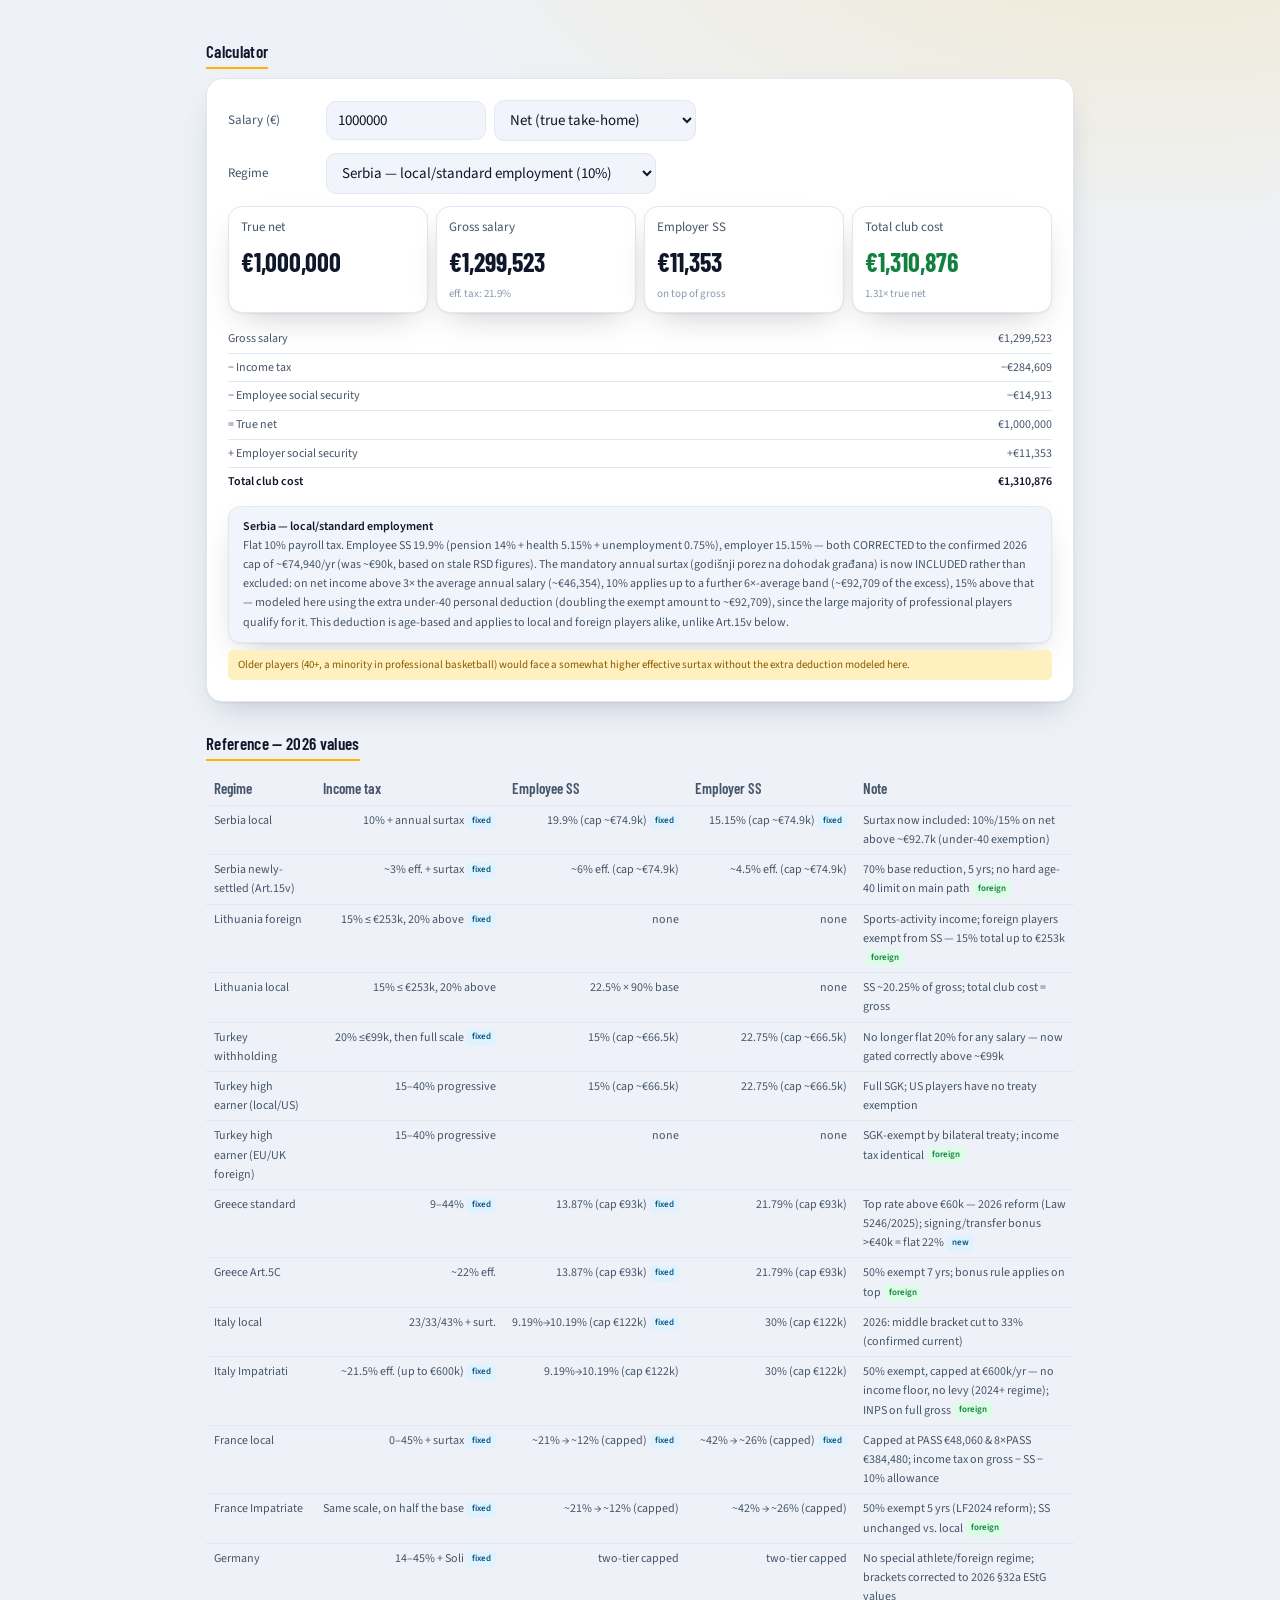
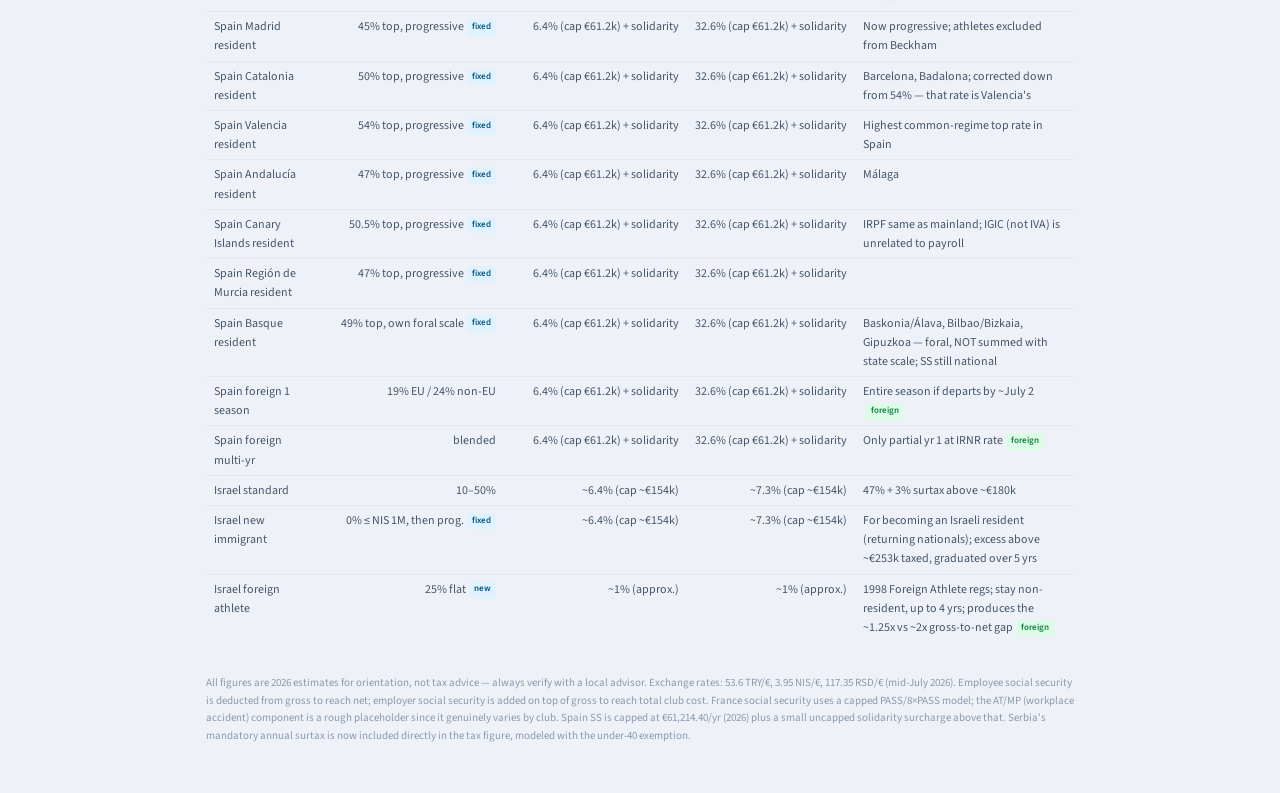
<file: basketball_tax_calculator_2026-3.html>
<!DOCTYPE html>
<html lang="en">
<head>
<meta charset="utf-8">
<meta name="viewport" content="width=device-width, initial-scale=1">
<title>Basketball Player Tax Calculator — 2026</title>
<style>
  :root{
    --bg:#faf9f7; --surface:#ffffff; --surface2:#f1efe8; --border:#e3e0d8;
    --text:#2c2c2a; --text2:#5f5e5a; --text3:#888780;
    --green-bg:#eaf3de; --green-tx:#3b6d11;
    --amber-bg:#faeeda; --amber-tx:#854f0b;
    --red-bg:#fcebeb; --red-tx:#a32d2d;
    --blue-bg:#e6f1fb; --blue-tx:#0c447c;
    --radius:10px; --radius-sm:7px;
  }
  @media (prefers-color-scheme: dark){
    :root{
      --bg:#1a1a18; --surface:#242422; --surface2:#2c2c2a; --border:#3a3a37;
      --text:#f1efe8; --text2:#b4b2a9; --text3:#888780;
      --green-bg:#27500a; --green-tx:#c0dd97;
      --amber-bg:#633806; --amber-tx:#fac775;
      --red-bg:#791f1f; --red-tx:#f7c1c1;
      --blue-bg:#0c447c; --blue-tx:#b5d4f4;
    }
  }
  *{box-sizing:border-box;margin:0;padding:0}
  body{font-family:system-ui,-apple-system,"Segoe UI",sans-serif;background:var(--bg);color:var(--text);line-height:1.6;padding:2rem 1rem;max-width:820px;margin:0 auto}
  h1{font-size:22px;font-weight:600;margin-bottom:4px}
  .subtitle{font-size:13px;color:var(--text2);margin-bottom:1.25rem}
  .sec{font-size:11px;font-weight:600;color:var(--text2);text-transform:uppercase;letter-spacing:.05em;margin:1.75rem 0 .6rem;padding-bottom:4px;border-bottom:1px solid var(--border)}
  .corr{background:var(--blue-bg);border-radius:var(--radius-sm);padding:11px 15px;font-size:12px;color:var(--blue-tx);line-height:1.6;margin-bottom:1.25rem}
  .corr b{font-weight:600}
  .conv{border:0.5px solid var(--border);border-radius:var(--radius);padding:1.25rem;background:var(--surface)}
  .row{display:flex;align-items:center;gap:8px;margin-bottom:12px;flex-wrap:wrap}
  .row label{font-size:13px;color:var(--text2);min-width:90px}
  input[type=number]{padding:7px 10px;border-radius:6px;border:0.5px solid var(--border);background:var(--surface2);color:var(--text);font-size:13px;width:160px}
  select{padding:7px 10px;border-radius:6px;border:0.5px solid var(--border);background:var(--surface2);color:var(--text);font-size:13px}
  input[type=range]{width:100%;accent-color:#639922}
  .spain-extra{background:var(--surface2);border-radius:var(--radius-sm);padding:10px 14px;margin-top:10px;display:none}
  .spain-extra .row{margin-bottom:8px}
  .split-bar{display:flex;height:26px;border-radius:5px;overflow:hidden;margin:8px 0}
  .split-seg{display:flex;align-items:center;justify-content:center;font-size:11px;font-weight:500}
  .cards{display:grid;grid-template-columns:repeat(auto-fit,minmax(120px,1fr));gap:8px;margin:12px 0}
  .card{background:var(--surface2);border-radius:var(--radius-sm);padding:10px 12px}
  .card-lbl{font-size:11px;color:var(--text2);margin-bottom:3px}
  .card-val{font-size:17px;font-weight:600;color:var(--text)}
  .card-sub{font-size:11px;color:var(--text3);margin-top:2px}
  .breakdown{font-size:12px;color:var(--text2);line-height:1.8;margin-top:12px}
  .bline{display:flex;justify-content:space-between;padding:3px 0;border-bottom:0.5px solid var(--border)}
  .bline:last-child{border-bottom:none;font-weight:600;color:var(--text)}
  .bhead{font-size:11px;text-transform:uppercase;letter-spacing:.04em;color:var(--text3);margin-top:10px;margin-bottom:2px}
  .info{background:var(--surface2);border-radius:var(--radius-sm);padding:10px 14px;font-size:12px;color:var(--text2);line-height:1.6;margin-top:10px}
  .info b{color:var(--text);font-weight:600}
  .warn{font-size:11px;padding:7px 10px;border-radius:5px;margin-top:7px;line-height:1.5;display:none}
  .warn-y{background:var(--amber-bg);color:var(--amber-tx)}
  .warn-r{background:var(--red-bg);color:var(--red-tx)}
  .slider-lbl{display:flex;justify-content:space-between;font-size:12px;color:var(--text2);margin-bottom:3px}
  table.ref{width:100%;border-collapse:collapse;font-size:12px}
  table.ref th{text-align:left;color:var(--text2);font-weight:600;font-size:11px;padding:5px 8px;border-bottom:1px solid var(--border);white-space:nowrap}
  table.ref td{padding:5px 8px;border-bottom:0.5px solid var(--border);vertical-align:top;font-size:12px;color:var(--text2)}
  table.ref tr:last-child td{border-bottom:none}
  table.ref td:nth-child(2),table.ref td:nth-child(3),table.ref td:nth-child(4){text-align:right;white-space:nowrap;font-variant-numeric:tabular-nums}
  .tbl-wrap{overflow-x:auto}
  .tag{display:inline-block;font-size:9px;padding:1px 5px;border-radius:3px;margin-left:3px;vertical-align:middle;font-weight:600}
  .tg-f{background:var(--green-bg);color:var(--green-tx)}
  .tg-fix{background:var(--blue-bg);color:var(--blue-tx)}
  footer{margin-top:2rem;font-size:11px;color:var(--text3);line-height:1.6}
</style>
<link rel="stylesheet" href="https://fonts.googleapis.com/css2?family=Barlow+Condensed:wght@600;700&family=Source+Sans+3:wght@400;600&display=swap">
<style>
/* Svetainės dizainas: ta pati paletė, šriftai ir šešėliai kaip index.html */
:root{--bg:#eef2f8;--surface:#fff;--surface2:#f1f5fb;--border:#e2e8f0;--text:#0f172a;--text2:#475569;--text3:#8a99ad;--green-bg:#dcfce7;--green-tx:#12803f;--amber-bg:#fff0bf;--amber-tx:#8a5a00;--red-bg:#ffe4ea;--red-tx:#c0153a;--blue-bg:#e0f2fe;--blue-tx:#075985;--a:#ffb400;--sh:0 1px 2px rgba(15,23,42,.06),0 14px 34px -14px rgba(15,23,42,.25)}
@media(prefers-color-scheme:dark){:root:not([data-t=light]){--bg:#0a1020;--surface:#131c30;--surface2:#1a2540;--border:#223052;--text:#f1f5f9;--text2:#a8b5c9;--text3:#7384a0;--green-bg:#0f3d2a;--green-tx:#6ee7a8;--amber-bg:#4a3200;--amber-tx:#ffd166;--red-bg:#4c1020;--red-tx:#ff8fa3;--blue-bg:#0c3350;--blue-tx:#7dd3fc;--sh:0 1px 2px #0008,0 16px 36px -14px #000c}}
:root[data-t=dark]{--bg:#0a1020;--surface:#131c30;--surface2:#1a2540;--border:#223052;--text:#f1f5f9;--text2:#a8b5c9;--text3:#7384a0;--green-bg:#0f3d2a;--green-tx:#6ee7a8;--amber-bg:#4a3200;--amber-tx:#ffd166;--red-bg:#4c1020;--red-tx:#ff8fa3;--blue-bg:#0c3350;--blue-tx:#7dd3fc;--sh:0 1px 2px #0008,0 16px 36px -14px #000c}
body{font-family:'Source Sans 3',system-ui,sans-serif;font-size:16px;max-width:900px;padding:.6rem 1rem 3rem;background:radial-gradient(800px 340px at 90% -8%,color-mix(in srgb,var(--a) 15%,transparent),transparent),var(--bg);background-attachment:fixed}
h1{font-family:'Barlow Condensed','Arial Narrow',sans-serif;font-size:34px;font-weight:700;letter-spacing:.01em}
.sec{font-family:'Barlow Condensed','Arial Narrow',sans-serif;font-size:17px;color:var(--text);text-transform:none;letter-spacing:.02em;border-bottom:2px solid var(--a);display:inline-block;padding-bottom:2px}
.conv,.card,.info,.corr{border:1px solid var(--border);box-shadow:var(--sh)}
.conv{border-radius:16px;padding:1.3rem}.card{border-radius:14px;background:var(--surface)}.info,.corr{border-radius:12px}
.card-val{font-family:'Barlow Condensed','Arial Narrow',sans-serif;font-size:26px;font-weight:700}
.row label,.slider-lbl,.card-lbl{font-size:13px}
input[type=number],select{border:1px solid var(--border);border-radius:10px;padding:8px 11px;font-size:15px;font-family:inherit}
input[type=range]{accent-color:var(--a)}
input:focus-visible,select:focus-visible{outline:2px solid var(--a);outline-offset:1px}
.split-bar{height:30px;border-radius:9px;box-shadow:var(--sh)}
table.ref th{font-family:'Barlow Condensed','Arial Narrow',sans-serif;font-size:15px;color:var(--text2)}
@media(max-width:600px){body{padding:1rem .8rem 2.5rem}h1{font-size:28px}.conv{padding:1rem}.cards{grid-template-columns:1fr 1fr}.row label{min-width:100%}input[type=number]{width:100%}}
</style>
</head>
<body>

<div class="sec">Calculator</div>
<div class="conv">
  <div class="row">
    <label>Salary (&euro;)</label>
    <input type="number" id="sal" value="1000000" min="0" step="50000">
    <select id="stype">
      <option value="net">Net (true take-home)</option>
      <option value="gross">Gross (before deductions)</option>
    </select>
  </div>
  <div class="row">
    <label>Regime</label>
    <select id="country" style="width:330px">
      <optgroup label="Serbia">
        <option value="RS_loc">Serbia — local/standard employment (10%)</option>
        <option value="RS_u40">Serbia — newly-settled foreign player, Art.15v (~3% eff. base)</option>
      </optgroup>
      <optgroup label="Lithuania">
        <option value="LT_for">Lithuania — foreign player (income tax only, 15%/20%)</option>
        <option value="LT_loc">Lithuania — local player (income tax + social security)</option>
      </optgroup>
      <optgroup label="Turkey">
        <option value="TR_wht">Turkey BSL — withholding (20%, income ≤ ~€99k)</option>
        <option value="TR_eff">Turkey BSL — high earner, local or US foreign (full SGK)</option>
        <option value="TR_for">Turkey BSL — high earner, EU/UK foreign (SGK-exempt by treaty)</option>
      </optgroup>
      <optgroup label="Greece">
        <option value="GR_std">Greece — standard resident (9–44%)</option>
        <option value="GR_50">Greece — Art.5C new-resident (50% exempt, 7 yrs)</option>
      </optgroup>
      <optgroup label="Italy">
        <option value="IT_loc">Italy — local player, standard IRPEF</option>
        <option value="IT_imp">Italy — foreign player, Impatriati (50% exempt)</option>
      </optgroup>
      <optgroup label="France">
        <option value="FR_loc">France — local player, standard</option>
        <option value="FR_imp">France — foreign player, Impatriate (50% income exempt, LF2024)</option>
      </optgroup>
      <optgroup label="Germany">
        <option value="DE_loc">Germany — all players, standard</option>
      </optgroup>
      <optgroup label="Spain — resident (local players, or year 2+)">
        <option value="ES_mad">Spain — Madrid resident (45% top, progressive)</option>
        <option value="ES_cat">Spain — Catalonia resident: Barcelona, Badalona (50% top)</option>
        <option value="ES_val">Spain — Valencia resident (54% top)</option>
        <option value="ES_and">Spain — Andalucía resident: Málaga (47% top)</option>
        <option value="ES_can">Spain — Canary Islands resident (50.5% top)</option>
        <option value="ES_mur">Spain — Región de Murcia resident (47% top)</option>
        <option value="ES_bas">Spain — Basque Country resident: Baskonia/Álava, Bilbao/Bizkaia (49% foral)</option>
      </optgroup>
      <optgroup label="Spain — foreign player options">
        <option value="ES_single">Spain — foreign, one season only (leaves by early July)</option>
        <option value="ES_multi">Spain — foreign, multi-year (partial yr 1 discount)</option>
      </optgroup>
      <optgroup label="Israel">
        <option value="IL_std">Israel — established resident (up to 50%)</option>
        <option value="IL_new">Israel — new immigrant 2026 (exempt ≤ NIS 1M)</option>
        <option value="IL_for">Israel — foreign athlete (flat 25%, reduced National Insurance)</option>
      </optgroup>
    </select>
  </div>

  <div class="spain-extra" id="spain-extra">
    <div class="row">
      <label>Player origin</label>
      <select id="sp-origin">
        <option value="eu">EU/EEA (19% non-resident rate)</option>
        <option value="noneu">Non-EU (24% non-resident rate)</option>
      </select>
    </div>
    <div class="row">
      <label>Club region</label>
      <select id="sp-region">
        <option value="mad">Madrid (45% resident rate)</option>
        <option value="cat">Catalonia — Barcelona, Badalona (50% resident rate)</option>
        <option value="val">Valencia (54% resident rate)</option>
        <option value="and">Andalucía — Málaga (47% resident rate)</option>
        <option value="can">Canary Islands (50.5% resident rate)</option>
        <option value="mur">Región de Murcia (47% resident rate)</option>
        <option value="bas">Basque Country — Baskonia/Álava, Bilbao/Bizkaia (49% foral)</option>
      </select>
    </div>
    <div id="split-section">
      <div class="slider-lbl">
        <span>Non-resident portion of salary (first calendar year only)</span>
        <span id="sp-split-out">40%</span>
      </div>
      <input type="range" id="sp-split" min="0" max="100" value="40" step="5">
    </div>
    <div class="split-bar" id="split-bar"></div>
  </div>

  <div class="spain-extra" id="greece-extra">
    <div class="row">
      <label>Signing / transfer / renewal bonus (€, gross, optional)</label>
      <input type="number" id="gr-bonus" value="0" min="0" step="10000">
    </div>
    <div style="font-size:12.5px;color:var(--text-muted);margin-top:2px">Taxed separately from regular salary: ≤€40,000 in the tax year is folded into the normal progressive scale; above €40,000 the whole bonus is a flat 22% final withholding instead. Not subject to EFKA.</div>
  </div>

  <div class="cards" id="cards"></div>
  <div class="breakdown" id="breakdown"></div>
  <div class="info" id="info"></div>
  <div class="warn warn-y" id="warn-y"></div>
  <div class="warn warn-r" id="warn-r"></div>
</div>

<div class="sec">Reference — 2026 values</div>
<div class="tbl-wrap">
<table class="ref">
<thead><tr><th>Regime</th><th>Income tax</th><th>Employee SS</th><th>Employer SS</th><th>Note</th></tr></thead>
<tbody>
<tr><td>Serbia local</td><td>10% + annual surtax<span class="tag tg-fix">fixed</span></td><td>19.9% (cap ~€74.9k)<span class="tag tg-fix">fixed</span></td><td>15.15% (cap ~€74.9k)<span class="tag tg-fix">fixed</span></td><td>Surtax now included: 10%/15% on net above ~€92.7k (under-40 exemption)</td></tr>
<tr><td>Serbia newly-settled (Art.15v)</td><td>~3% eff. + surtax<span class="tag tg-fix">fixed</span></td><td>~6% eff. (cap ~€74.9k)</td><td>~4.5% eff. (cap ~€74.9k)</td><td>70% base reduction, 5 yrs; no hard age-40 limit on main path<span class="tag tg-f">foreign</span></td></tr>
<tr><td>Lithuania foreign</td><td>15% ≤ €253k, 20% above<span class="tag tg-fix">fixed</span></td><td>none</td><td>none</td><td>Sports-activity income; foreign players exempt from SS — 15% total up to €253k<span class="tag tg-f">foreign</span></td></tr>
<tr><td>Lithuania local</td><td>15% ≤ €253k, 20% above</td><td>22.5% × 90% base</td><td>none</td><td>SS ~20.25% of gross; total club cost = gross</td></tr>
<tr><td>Turkey withholding</td><td>20% ≤€99k, then full scale<span class="tag tg-fix">fixed</span></td><td>15% (cap ~€66.5k)</td><td>22.75% (cap ~€66.5k)</td><td>No longer flat 20% for any salary — now gated correctly above ~€99k</td></tr>
<tr><td>Turkey high earner (local/US)</td><td>15–40% progressive</td><td>15% (cap ~€66.5k)</td><td>22.75% (cap ~€66.5k)</td><td>Full SGK; US players have no treaty exemption</td></tr>
<tr><td>Turkey high earner (EU/UK foreign)</td><td>15–40% progressive</td><td>none</td><td>none</td><td>SGK-exempt by bilateral treaty; income tax identical<span class="tag tg-f">foreign</span></td></tr>
<tr><td>Greece standard</td><td>9–44%<span class="tag tg-fix">fixed</span></td><td>13.87% (cap €93k)<span class="tag tg-fix">fixed</span></td><td>21.79% (cap €93k)</td><td>Top rate above €60k — 2026 reform (Law 5246/2025); signing/transfer bonus &gt;€40k = flat 22%<span class="tag tg-fix">new</span></td></tr>
<tr><td>Greece Art.5C</td><td>~22% eff.</td><td>13.87% (cap €93k)<span class="tag tg-fix">fixed</span></td><td>21.79% (cap €93k)</td><td>50% exempt 7 yrs; bonus rule applies on top<span class="tag tg-f">foreign</span></td></tr>
<tr><td>Italy local</td><td>23/33/43% + surt.</td><td>9.19%→10.19% (cap €122k)<span class="tag tg-fix">fixed</span></td><td>30% (cap €122k)</td><td>2026: middle bracket cut to 33% (confirmed current)</td></tr>
<tr><td>Italy Impatriati</td><td>~21.5% eff. (up to €600k)<span class="tag tg-fix">fixed</span></td><td>9.19%→10.19% (cap €122k)</td><td>30% (cap €122k)</td><td>50% exempt, capped at €600k/yr — no income floor, no levy (2024+ regime); INPS on full gross<span class="tag tg-f">foreign</span></td></tr>
<tr><td>France local</td><td>0–45% + surtax<span class="tag tg-fix">fixed</span></td><td>~21% → ~12% (capped)<span class="tag tg-fix">fixed</span></td><td>~42% → ~26% (capped)<span class="tag tg-fix">fixed</span></td><td>Capped at PASS &euro;48,060 &amp; 8×PASS &euro;384,480; income tax on gross &minus; SS &minus; 10% allowance</td></tr>
<tr><td>France Impatriate</td><td>Same scale, on half the base<span class="tag tg-fix">fixed</span></td><td>~21% → ~12% (capped)</td><td>~42% → ~26% (capped)</td><td>50% exempt 5 yrs (LF2024 reform); SS unchanged vs. local<span class="tag tg-f">foreign</span></td></tr>
<tr><td>Germany</td><td>14–45% + Soli<span class="tag tg-fix">fixed</span></td><td>two-tier capped</td><td>two-tier capped</td><td>No special athlete/foreign regime; brackets corrected to 2026 §32a EStG values</td></tr>
<tr><td>Spain Madrid resident</td><td>45% top, progressive<span class="tag tg-fix">fixed</span></td><td>6.4% (cap €61.2k) + solidarity</td><td>32.6% (cap €61.2k) + solidarity</td><td>Now progressive; athletes excluded from Beckham</td></tr>
<tr><td>Spain Catalonia resident</td><td>50% top, progressive<span class="tag tg-fix">fixed</span></td><td>6.4% (cap €61.2k) + solidarity</td><td>32.6% (cap €61.2k) + solidarity</td><td>Barcelona, Badalona; corrected down from 54% — that rate is Valencia's</td></tr>
<tr><td>Spain Valencia resident</td><td>54% top, progressive<span class="tag tg-fix">fixed</span></td><td>6.4% (cap €61.2k) + solidarity</td><td>32.6% (cap €61.2k) + solidarity</td><td>Highest common-regime top rate in Spain</td></tr>
<tr><td>Spain Andalucía resident</td><td>47% top, progressive<span class="tag tg-fix">fixed</span></td><td>6.4% (cap €61.2k) + solidarity</td><td>32.6% (cap €61.2k) + solidarity</td><td>Málaga</td></tr>
<tr><td>Spain Canary Islands resident</td><td>50.5% top, progressive<span class="tag tg-fix">fixed</span></td><td>6.4% (cap €61.2k) + solidarity</td><td>32.6% (cap €61.2k) + solidarity</td><td>IRPF same as mainland; IGIC (not IVA) is unrelated to payroll</td></tr>
<tr><td>Spain Región de Murcia resident</td><td>47% top, progressive<span class="tag tg-fix">fixed</span></td><td>6.4% (cap €61.2k) + solidarity</td><td>32.6% (cap €61.2k) + solidarity</td><td></td></tr>
<tr><td>Spain Basque resident</td><td>49% top, own foral scale<span class="tag tg-fix">fixed</span></td><td>6.4% (cap €61.2k) + solidarity</td><td>32.6% (cap €61.2k) + solidarity</td><td>Baskonia/Álava, Bilbao/Bizkaia, Gipuzkoa — foral, NOT summed with state scale; SS still national</td></tr>
<tr><td>Spain foreign 1 season</td><td>19% EU / 24% non-EU</td><td>6.4% (cap €61.2k) + solidarity</td><td>32.6% (cap €61.2k) + solidarity</td><td>Entire season if departs by ~July 2<span class="tag tg-f">foreign</span></td></tr>
<tr><td>Spain foreign multi-yr</td><td>blended</td><td>6.4% (cap €61.2k) + solidarity</td><td>32.6% (cap €61.2k) + solidarity</td><td>Only partial yr 1 at IRNR rate<span class="tag tg-f">foreign</span></td></tr>
<tr><td>Israel standard</td><td>10–50%</td><td>~6.4% (cap ~€154k)</td><td>~7.3% (cap ~€154k)</td><td>47% + 3% surtax above ~€180k</td></tr>
<tr><td>Israel new immigrant</td><td>0% ≤ NIS 1M, then prog.<span class="tag tg-fix">fixed</span></td><td>~6.4% (cap ~€154k)</td><td>~7.3% (cap ~€154k)</td><td>For becoming an Israeli resident (returning nationals); excess above ~€253k taxed, graduated over 5 yrs</td></tr>
<tr><td>Israel foreign athlete</td><td>25% flat<span class="tag tg-fix">new</span></td><td>~1% (approx.)</td><td>~1% (approx.)</td><td>1998 Foreign Athlete regs; stay non-resident, up to 4 yrs; produces the ~1.25x vs ~2x gross-to-net gap<span class="tag tg-f">foreign</span></td></tr>
</tbody>
</table>
</div>

<footer>
All figures are 2026 estimates for orientation, not tax advice — always verify with a local advisor. Exchange rates: 53.6 TRY/€, 3.95 NIS/€, 117.35 RSD/€ (mid-July 2026). Employee social security is deducted from gross to reach net; employer social security is added on top of gross to reach total club cost. France social security uses a capped PASS/8×PASS model; the AT/MP (workplace accident) component is a rough placeholder since it genuinely varies by club. Spain SS is capped at €61,214.40/yr (2026) plus a small uncapped solidarity surcharge above that. Serbia's mandatory annual surtax is now included directly in the tax figure, modeled with the under-40 exemption.
</footer>

<script>
const EUR_TRY=1/53.6, NIS_EUR=1/3.95;
const TR_B=[[190000,.15],[400000,.20],[1500000,.27],[5300000,.35],[Infinity,.40]];
const IL_B=[[84120,.10],[120720,.14],[193800,.20],[269280,.31],[558960,.35],[721560,.47],[Infinity,.50]];
const GR_B=[[10000,.09],[20000,.20],[30000,.26],[40000,.34],[60000,.39],[Infinity,.44]];
const FR_B=[[11600,0],[29579,.11],[84577,.30],[181917,.41],[Infinity,.45]];
const IT_B=[[28000,.23],[50000,.33],[Infinity,.43]];
function italyEmpSS(g){return prog(g,[[56224,.0919],[122295,.1019],[Infinity,0]]);}
const RS_SUR_3X=46354, RS_SUR_6X=92709;
function serbiaSurtax(net,under40){const exemption=RS_SUR_3X*(under40?2:1);const base=Math.max(0,net-exemption);return Math.min(base,RS_SUR_6X)*0.10+Math.max(0,base-RS_SUR_6X)*0.15;}
const LT_B=[[82962,.20],[138270,.25],[Infinity,.32]];
const TR_SGK_CAP_EUR=3567240*EUR_TRY;
const TR_DECL_EUR=5300000*EUR_TRY;
const IL_SS_CAP_EUR=50695*12*NIS_EUR;
const IL_NEW_EXEMPT_EUR=1000000*NIS_EUR;
const FR_PASS=48060, FR_PASS8=FR_PASS*8;

function prog(g,brackets,scale=1){let t=0,p=0;for(const[c,r] of brackets){if(g/scale<=p)break;t+=(Math.min(g/scale,c)-p)*r;p=c;}return t*scale;}
function spainTax(g,topRate){return prog(g,[[12450,.19],[20200,.24],[35200,.30],[60000,.37],[Infinity,topRate]]);}
function basqueTax(g){return prog(g,[[17720,.23],[35000,.30],[70000,.37],[130000,.43],[190000,.47],[Infinity,.49]]);}
const ES_TOP={mad:.45,cat:.50,val:.54,and:.47,can:.505,mur:.47,bas:.49};
const ES_SS_CAP=61214.40, ES_SOL_T1=67335.84, ES_SOL_T2=91821.60;
function spainEmpSS(g){return Math.min(g,ES_SS_CAP)*0.064+prog(g,[[ES_SS_CAP,0],[ES_SOL_T1,.0019],[ES_SOL_T2,.0021],[Infinity,.0024]]);}
function spainEmrSS(g){return Math.min(g,ES_SS_CAP)*0.326+prog(g,[[ES_SS_CAP,0],[ES_SOL_T1,.0096],[ES_SOL_T2,.0104],[Infinity,.0122]]);}
function germanyTax(g){let t;if(g<=12348)t=0;else if(g<=17799){const y=(g-12348)/10000;t=(882.4*y+1400)*y;}else if(g<=69878){const z=(g-17799)/10000;t=(181.19*z+2397)*z+1025.38;}else if(g<=277825)t=0.42*g-10637.32;else t=0.45*g-18971.07;if(t>20350)t+=t*0.055;return t;}
function germanyEmpSS(g){const pu=Math.min(g,101400),hc=Math.min(g,69750);return pu*(0.093+0.013)+hc*(0.0875+0.025);}
function germanyEmrSS(g){const pu=Math.min(g,101400),hc=Math.min(g,69750);return pu*(0.093+0.013+0.0015)+hc*(0.0875+0.017);}
function franceTaxableBase(g){return Math.max(0,g-g*0.235-Math.min(g*0.10,14430));}
function franceTax(base){let t=prog(base,FR_B);if(base>500000)t+=(base-500000)*0.04+(Math.min(base,500000)-250000)*0.03;else if(base>250000)t+=(base-250000)*0.03;return t;}
function franceEmpSS(g){return g*0.1010+prog(g,[[FR_PASS,.1091],[FR_PASS8,.0972],[Infinity,0]]);}
function franceEmrSS(g){return g*0.236+prog(g,[[FR_PASS,.1881],[FR_PASS8,.1457],[Infinity,0]]);}
function turkeyTax(g){return prog(g,TR_B,EUR_TRY);}
function israelTax(g){return prog(g,IL_B,NIS_EUR);}
const LT_ATH_THRESHOLD=253065.60;
function ltTax(g){return g<=LT_ATH_THRESHOLD?g*0.15:LT_ATH_THRESHOLD*0.15+(g-LT_ATH_THRESHOLD)*0.20;}

function getTax(key,g){
  if(key==='DE_loc')return germanyTax(g);
  if(key==='FR_loc')return franceTax(franceTaxableBase(g));
  if(key==='FR_imp')return franceTax(franceTaxableBase(g)*0.50);
  if(key==='GR_std')return prog(g,GR_B);
  if(key==='GR_50')return prog(g*0.50,GR_B);
  if(key==='IT_loc')return prog(g,IT_B)*1.025;
  if(key==='IT_imp')return prog(Math.min(g,600000)*0.50+Math.max(0,g-600000),IT_B)*1.025;
  if(key==='TR_wht')return g<=TR_DECL_EUR?g*0.20:turkeyTax(g);
  if(key==='TR_eff'||key==='TR_for')return turkeyTax(g);
  if(key==='IL_std')return israelTax(g);
  if(key==='IL_new')return Math.max(0,israelTax(g)-israelTax(IL_NEW_EXEMPT_EUR));
  if(key==='IL_for')return g*0.25;
  if(key==='LT_for'||key==='LT_loc')return ltTax(g);
  if(key==='RS_loc'){const baseTax=g*0.10;const net=g-baseTax-getEmpSS('RS_loc',g);return baseTax+serbiaSurtax(net,true);}
  if(key==='RS_u40'){const baseTax=g*0.30*0.10;const net=g-baseTax-getEmpSS('RS_u40',g);return baseTax+serbiaSurtax(net,true);}
  if(key==='ES_bas')return basqueTax(g);
  if(key==='ES_mad'||key==='ES_cat'||key==='ES_val'||key==='ES_and'||key==='ES_can'||key==='ES_mur')return spainTax(g,ES_TOP[key.slice(3)]);
  return 0;
}
function getEmpSS(key,g){
  if(key==='DE_loc')return germanyEmpSS(g);
  if(key==='LT_for')return 0;
  if(key==='LT_loc')return g*0.90*0.225;
  if(key==='TR_for')return 0;
  if(key==='FR_loc'||key==='FR_imp')return franceEmpSS(g);
  if(key==='ES_mad'||key==='ES_cat'||key==='ES_val'||key==='ES_and'||key==='ES_can'||key==='ES_mur'||key==='ES_bas')return spainEmpSS(g);
  if(key==='IT_loc'||key==='IT_imp')return italyEmpSS(g);
  const mp={RS_loc:[.199,74940],RS_u40:[.06,74940],TR_wht:[.15,TR_SGK_CAP_EUR],TR_eff:[.15,TR_SGK_CAP_EUR],GR_std:[.1387,93143],GR_50:[.1387,93143],IL_std:[.064,IL_SS_CAP_EUR],IL_new:[.064,IL_SS_CAP_EUR],IL_for:[.01,IL_SS_CAP_EUR]};
  const d=mp[key]||[0,null];return d[1]?Math.min(g,d[1])*d[0]:g*d[0];
}
function getEmrSS(key,g){
  if(key==='DE_loc')return germanyEmrSS(g);
  if(key==='LT_for'||key==='LT_loc')return 0;
  if(key==='TR_for')return 0;
  if(key==='FR_loc'||key==='FR_imp')return franceEmrSS(g);
  if(key==='ES_mad'||key==='ES_cat'||key==='ES_val'||key==='ES_and'||key==='ES_can'||key==='ES_mur'||key==='ES_bas')return spainEmrSS(g);
  const mp={RS_loc:[.1515,74940],RS_u40:[.045,74940],TR_wht:[.2275,TR_SGK_CAP_EUR],TR_eff:[.2275,TR_SGK_CAP_EUR],GR_std:[.2179,93143],GR_50:[.2179,93143],IT_loc:[.30,122295],IT_imp:[.30,122295],IL_std:[.073,IL_SS_CAP_EUR],IL_new:[.073,IL_SS_CAP_EUR],IL_for:[.01,IL_SS_CAP_EUR]};
  const d=mp[key]||[0,null];return d[1]?Math.min(g,d[1])*d[0]:g*d[0];
}
function solveGross(key,targetNet){let g=targetNet*1.9;for(let i=0;i<200;i++){const net=g-getTax(key,g)-getEmpSS(key,g);const err=net-targetNet;if(Math.abs(err)<0.5)break;g-=err*0.5;}return g;}
function solveBisect(key,targetNet,lo,hi){for(let i=0;i<100;i++){const mid=(lo+hi)/2;const net=mid-getTax(key,mid)-getEmpSS(key,mid);if(net<targetNet)lo=mid;else hi=mid;}return(lo+hi)/2;}
function fmt(v){return'\u20ac'+Math.round(v).toLocaleString('en-US')}
function pct(v){return(v*100).toFixed(0)+'%'}
function pctF(v){return(v*100).toFixed(1)+'%'}
function isSpainForeign(key){return key==='ES_single'||key==='ES_multi';}
function isGreece(key){return key==='GR_std'||key==='GR_50';}
function greeceTax(key,baseGross,bonus){return bonus>40000?getTax(key,baseGross)+bonus*0.22:getTax(key,baseGross+bonus);}

const INFOS={
RS_loc:{t:'Serbia — local/standard employment',n:'Flat 10% payroll tax. Employee SS 19.9% (pension 14% + health 5.15% + unemployment 0.75%), employer 15.15% \u2014 both CORRECTED to the confirmed 2026 cap of ~\u20ac74,940/yr (was ~\u20ac90k, based on stale RSD figures). The mandatory annual surtax (godi\u0161nji porez na dohodak gra\u0111ana) is now INCLUDED rather than excluded: on net income above 3\u00d7 the average annual salary (~\u20ac46,354), 10% applies up to a further 6\u00d7-average band (~\u20ac92,709 of the excess), 15% above that \u2014 modeled here using the extra under-40 personal deduction (doubling the exempt amount to ~\u20ac92,709), since the large majority of professional players qualify for it. This deduction is age-based and applies to local and foreign players alike, unlike Art.15v below.',wy:'Older players (40+, a minority in professional basketball) would face a somewhat higher effective surtax without the extra deduction modeled here.',wr:''},
RS_u40:{t:'Serbia — newly-settled taxpayer, Art.15v',n:'CORRECTED: the "under 40" framing overstates the requirement \u2014 the primary qualifying path is simply not having predominantly resided in Serbia for the 24 months before signing (no age limit); a separate, narrower under-40 path exists specifically for people returning from study/professional training abroad. In practice most imported players qualify via the main path regardless of age. 70% reduction on the payroll tax AND social-security base for 5 years \u2014 effective income tax ~3% before the annual surtax, employee SS ~6%, employer ~4.5%, capped at the same ~\u20ac74,940/yr base (so the 70%-reduced base rarely even approaches the cap). The mandatory annual surtax is layered on top here too (see RS_loc for the mechanism), using the under-40 double exemption.',wy:'Requires the employer to not be a "related party" to the player\u2019s previous employer \u2014 not usually an obstacle for a genuine new signing. Valid through 2026 per current law.',wr:'The 2026 RSD-denominated annual-surtax thresholds are the confirmed 2025-income figures (most recently published) carried forward as the best available estimate \u2014 official 2026 figures typically publish alongside the following year\u2019s filing season.'},
LT_for:{t:'Lithuania — foreign player (income tax only)',n:'Athlete sports-activity income is taxed at 15% up to 120 VDU (€253,065.60), 20% on the excess (per Sodra). Foreign players — covered by their home social security (A1) — pay NO Lithuanian social security, only income tax. At up to €253k this is just 15% total, one of the most tax-favorable regimes in Europe for foreign players. Total club cost = gross (no employer-on-top contribution in the sports-activity model).',wy:'',wr:''},
LT_loc:{t:'Lithuania — local player (income tax + social security)',n:'Same income tax (15% up to €253,065.60, 20% above). Plus social security at 22.5% — including the 3% pension accumulation (19.5% without) — applied to 90% of the contract payment from 2026-07-01 (50% for Jan–Jun 2026), giving ~20.25% of gross. Total club cost = gross; there is no separate employer-on-top contribution in the sports-activity model.',wy:'A VSD ceiling (60 VDU) may cap the state-insurance portion for very high earners; the health (PSD) portion is uncapped. This model applies 22.5%×90% uncapped per the Sodra figures provided.',wr:''},
TR_wht:{t:'Turkey BSL — withholding (20%)',n:'FIXED: this option previously applied a flat 20% withholding regardless of salary size, with no cap — the €99k figure lived only in the label, never enforced in the math. Now correctly gated: at 53.6 TRY/€, income up to ~€98,881/yr (TRY 5.3M) is taxed at a flat 20%, final, no further declaration. Above that threshold, this option now automatically falls through to the full progressive scale (same as the high-earner option) — because that\u2019s what\u2019s legally true once the mandatory annual declaration applies, not a continuation of 20%. Employee SGK 15%, employer 22.75%, both capped at TRY 297,270/month (~€66.5k/yr). IMPORTANT: press-reported \"net\" salaries in Turkish sport very often mean the in-season take-home after only this 20% stopaj — not a player\u2019s true final net. If cumulative wages exceed the declaration threshold (almost always true for a EuroLeague-calibre deal), the player must file an annual return the following March at the full progressive scale (up to 40%) and pay the difference (\"fark\") between what was withheld and what\u2019s truly owed. A $3M/yr contract reported as "~80% net" is a near-exact match for gross \u00d7 (1\u221220%) — i.e. the in-season stopaj figure, not the true ~60% net this calculator computes.',wy:'',wr:'For a EuroLeague-calibre salary, this option and the high-earner option now converge to the same (correct) answer above ~€99k — feel free to just use the high-earner option directly. Note: crossing the threshold makes tax worse (net drops, unlike Italy\u2019s Impatriati cap where it improved), so in net-input mode a narrow band of target net figures (roughly €57k\u2013€69k) is technically reachable via two different gross salaries — the calculator automatically picks the lower, cheaper one (staying under the threshold at flat 20%) rather than showing the pricier alternative.'},
TR_eff:{t:'Turkey BSL — high earner (local or US foreign, full SGK)',n:'Full wage scale at 53.6 TRY/€: 15% to TRY 190k, 20% to 400k, 27% to 1.5M, 35% to 5.3M, 40% above. Top bracket (40%) starts at ~€99k, so most of a EuroLeague salary is taxed at 40% — effective near 39%. Pays full SGK (employee 15%, employer 22.75%, capped ~€66.5k/yr). US players fall here — Turkey has NO totalization treaty with the US, so after a 3-month grace they pay full Turkish SGK. This figure is the TRUE final net after the mandatory annual declaration — expect it to look noticeably lower than press-reported "net" salaries, which usually reflect only the in-season 20% stopaj before that declaration (see TR_wht for the math). On 3 June 2026 Turkey\u2019s Constitutional Court struck down the rule requiring a club\u2019s withheld tax to have actually been remitted to the tax office before a player could credit it against their annual declared liability — previously, if a club withheld tax but never paid it (a documented recurring problem, even at major clubs), the player could be stuck paying twice; that credit is no longer conditional on the club\u2019s compliance.',wy:'2025 Turkish tax crackdown found ~$29M undeclared from basketball players; 310 athletes summoned. If a contract is a "net deal," the club — not the player — is contractually on the hook for the March "fark," so the club\u2019s true all-in cost is quietly higher than any publicly reported gross figure.',wr:''},
TR_for:{t:'Turkey BSL — high earner (EU/UK foreign, SGK-exempt)',n:'Income tax is identical to a local player (same 15–40% wage scale) — nationality does not change income tax, and no exemption exists for foreigners, non-residents, or new taxpayers under Ge\u00e7ici Madde 72 (confirmed: non-resident "dar m\u00fckellef" athletes are taxed on Turkey-source wage income the same way). BUT a foreign player who stays covered by their home social security and comes from a country with a bilateral social security treaty with Turkey (most EU states, the UK) is EXEMPT from Turkish SGK — no employee or employer social security is due in Turkey. This is the one real foreign-player advantage in Turkey.',wy:'Requires the proper A1-equivalent / coverage certificate on file. US players do NOT qualify (no treaty) — use the local/US option instead.',wr:''},
GR_std:{t:'Greece — standard resident (9–44%)',n:'Brackets 9/20/26/34/39/44% (top above €60k) — this is the reformed 2026 scale under Law 5246/2025, which cut mid-bracket rates and raised the 44% threshold from €40k to €60k; several third-party sites still show the older pre-reform 9/22/28/36/44% scale with the 44% threshold at €40k. Employee EFKA 13.87%, employer 21.79%, both capped €93,143/yr (€7,761.94/mo). NEW: a signing/transfer/renewal contract bonus over €40,000 (Law 4646/2019 art.76 — explicitly names "καλαθοσφαιριστές", basketball players, alongside footballers) is taxed separately at a flat 22% final withholding instead of the ordinary scale, and isn\u2019t subject to EFKA (which applies only to regular monthly pay). Applies equally to local and foreign players — it depends on payment type, not nationality.',wy:'Most foreign EuroLeague players use Art.5C instead.',wr:'The €40k/22% bonus figures are last confirmed from the 2019\u20132020 reform documents — verify current status with a local advisor.'},
GR_50:{t:'Greece — Art.5C new-resident exemption',n:'50% income exemption for 7 tax years from approval (progressive scale applied to half the income). Requires non-residence 5 of prior 6 years, Greek employer, 2-year stay. This is about residency HISTORY, not nationality — a Greek player returning after years abroad (e.g. an NBA stint) can qualify exactly like a genuinely foreign signee. Unlike Spain\u2019s Beckham Law, Greek law does not appear to exclude professional athletes from this regime. The signing/transfer/renewal bonus rule (flat 22% above €40k, see GR_std) applies here too, on top of the 50%-exempt base salary.',wy:'A genuine break in Greek residency (e.g. an NBA stint) restarts eligibility.',wr:''},
IT_loc:{t:'Italy — local player, standard IRPEF',n:'2026: 23% to €28k, 33% to €50k (reduced from 35% by the 2026 Budget Law, L.199/2025 — several third-party sites still show the old 35%), 43% above, +~2.5% regional/municipal surtax. Employee INPS 9.19% up to €56,224/yr, then 10.19% up to the €122,295/yr cap (0% above); employer ~30%, same cap.',wy:'',wr:''},
IT_imp:{t:'Italy — foreign player, Impatriati',n:'CORRECTED: the old athlete-specific rules (income floor, age 20+, 0.5% levy) came from art.16 of D.Lgs.147/2015, which was repealed by D.Lgs.209/2023 for anyone transferring Italian residence from 2024 onward — it only survives for players who signed their contract by 31 Dec 2023. For everyone signing now, the current regime (D.Lgs.209/2023 art.5) treats athletes the same as any other qualifying worker: 50% of income is excluded from the taxable base, up to a &euro;600,000/yr CAP (not a floor) — any income above &euro;600k is fully taxed at ordinary rates, smoothly, with no cliff. Requires: not an Italian tax resident for the 3 years before the move (6\u20137 years in some same-employer-return cases), commit to 4 years\u2019 future residency, and "elevated qualification" — for athletes this is satisfied via a bachelor\u2019s degree OR 5+ years of documented professional sporting experience (ISTAT classification category 3), per Fiscomania\u2019s reading of current guidance. Duration 5 years. INPS applies on the FULL gross regardless — the income-tax exemption does not reduce social security.',wy:'This is about prior non-Italian tax residency, not nationality — an Italian player returning from years abroad can qualify the same as a genuinely foreign signee.',wr:'No official Agenzia delle Entrate ruling specifically confirms how the "elevated qualification" test applies to basketball players under the new regime — case-by-case, verify with a local advisor.'},
FR_loc:{t:'France — local player, standard',n:'Progressive IR (0–45%) plus CEHR surtax (3% on €250k–500k, 4% above), applied to taxable income = gross &minus; employee SS &minus; the 10% professional-expense allowance (capped &euro;14,430) — not to raw gross. Social security is capped, not flat: an uncapped slice (CSG/CRDS, maladie, famille, vieillesse d\u00e9plafonn\u00e9e, \u2248 10.1% employee / 23.6% employer) applies to the whole salary, plus a PASS-tier (\u20ac48,060, \u224811% employee / 19% employer) and an AGIRC-ARRCO tier up to 8\u00d7PASS (\u20ac384,480, \u22489.7% employee / 14.6% employer) that phase out entirely above that. Confirmed against the LNB\u2019s official Convention Collective du Basket Professionnel: players are ordinary salari\u00e9s under the r\u00e9gime g\u00e9n\u00e9ral (same caps as any employee), with the one basketball-specific wrinkle being that LNB players are contractually excluded from the "r\u00e9gime de retraite des cadres" (skips two small cadre-only add-ons, already excluded from this model). NO social-charge exclusion exists for foreign players who sign directly with a French club — same caps apply to local and foreign hires alike.',wy:'',wr:'Uncapped employer rate includes a rough placeholder for AT/MP (workplace accident insurance), which genuinely varies by club/activity and isn\u2019t precisely known here.'},
FR_imp:{t:'France — foreign player, Impatriate Art.155B',n:'Reformed by the Finance Law 2024: for arrivals from 1 January 2024, 50% of compensation (the "prime d\u2019impatriation," capped at 50% of total remuneration) is exempt from income tax, for up to 5 years. Modeled here as a 50% reduction of the taxable base (after the standard SS/allowance deduction), which also lowers the CEHR base proportionally. Social security is UNCHANGED versus a local player — same capped PASS/8\u00d7PASS structure as FR_loc — the regime is an income-tax break only, with no social-security relief, and it applies the same way whether the player is on a football or basketball contract.',wy:'Requires the player not to have been a French tax resident in the 5 calendar years before taking up the role.',wr:''},
DE_loc:{t:'Germany — standard (all players)',n:'CORRECTED: 2026 tariff (§32a EStG) was using stale bracket boundaries/coefficients from an earlier tax year. Now: 0% to €12,348, 14\u201342% rising through two progression zones to €69,879, flat 42% to €277,825, 45% above; Soli (5.5% of tax) above €20,350 tax liability. Two SS caps, both confirmed current for 2026: pension+unemployment €101,400/yr, health+care €69,750/yr. Health ~8.75% each side (7.3% base + ~1.45% average Zusatzbeitrag). Care (Pflegeversicherung) employer share is fixed at 1.7%; employee modeled at the childless-adult rate (2.5%) since family status isn\u2019t tracked here \u2014 with a dependent child it would be lower (~1.9%).',wy:'No special regime for athletes or foreign players \u2014 confirmed via multiple sources: once a player signs and relocates, they\u2019re treated as an ordinary employee (\u201cnormaler Angestellter\u201d) under standard payroll tax, regardless of nationality. The only nationality-relevant nuance is a separate \u00a750a withholding (~15%) that applies to a foreign athlete\u2019s Germany-source income from a one-off appearance without German residency \u2014 not relevant to a player who signs a season-long contract and relocates.',wr:''},
ES_mad:{t:'Spain — Madrid resident (45% top)',n:'Progressive to a 45% top rate (24.5% state + 20.5% regional, above ~€60k). Athletes are excluded from the Beckham Law impatriate regime — since 2010/2015 depending on source, still excluded in 2026 — so there is no reduced flat-rate option for foreign players who become residents. Employee SS 6.4%, employer 32.6%, both capped at €61,214.40/yr (2026), plus a small uncapped "cuota de solidaridad" above that cap (see note).',wy:'',wr:''},
ES_cat:{t:'Spain — Catalonia resident (Barcelona, Badalona)',n:'CORRECTED: top rate is 50% (24.5% state + 25.5% regional, above ~€175k), not 54% as previously modeled — that 54% figure is actually Valencia\u2019s, not Catalonia\u2019s. SS is national — identical to every other region.',wy:'For the same net, a Catalonia club needs more gross than a Madrid club.',wr:''},
ES_val:{t:'Spain — Valencia resident (54% top)',n:'NEW: Comunidad Valenciana runs its own regional scale, topping out at 54% (24.5% state + 29.5% regional, above ~€200k) — the highest combined top rate of any common-regime region in Spain, previously conflated with Catalonia in this calculator.',wy:'',wr:''},
ES_and:{t:'Spain — Andalucía resident (Málaga)',n:'NEW: progressive to 47% (24.5% state + 22.5% regional). Andalucía has cut its regional rates several times since 2021 and now sits mid-table nationally.',wy:'',wr:''},
ES_can:{t:'Spain — Canary Islands resident',n:'NEW: progressive to 50.5% (24.5% state + 26% regional) — IRPF income tax works the same as mainland Spain. The Canaries\u2019 well-known tax differences (IGIC instead of mainland IVA, the REF economic/fiscal regime) are indirect-tax and corporate incentives, not payroll income tax, so they don\u2019t change a player\u2019s salary taxation.',wy:'',wr:''},
ES_mur:{t:'Spain — Región de Murcia resident',n:'NEW: progressive to 47% (24.5% state + 22.5% regional) — same top rate as Andalucía.',wy:'',wr:''},
ES_bas:{t:'Spain — Basque Country resident (Baskonia/Álava, Bilbao/Bizkaia, Gipuzkoa)',n:'REBUILT: the Basque Country is a foral regime under the Concierto Económico — each of the three Diputaciones Forales (Álava, Bizkaia, Gipuzkoa) sets its OWN complete IRPF scale, which is NOT summed with the state scale the way the other 16 regions work. All three territories converged on a near-identical 8-bracket scale for 2026: starts at 23%, tops out at 49% above roughly &euro;190,000&ndash;208,000 (varies slightly by territory and deflates ~2%/yr). Modeled here as a standalone scale rather than reusing the common-regime brackets with just a different top rate.',wy:'',wr:'Exact intermediate bracket thresholds are approximated from published anchor points (23% start, 49% top); each Diputación publishes its own precise table and adjusts it annually — verify with a local Basque tax advisor for exact figures.'},
IL_std:{t:'Israel — established resident (up to 50%)',n:'10/14/20/31/35/47% + 3% surtax above ~€180k = 50% max. Bituach Leumi ~6.4% employee / ~7.3% employer, capped ~€154k/yr. This is the standard track for Israeli-national or long-term-resident players.',wy:'',wr:''},
IL_new:{t:'Israel — new immigrant 2026',n:'CORRECTED: exemption caps at NIS 1M (~€253k) — income above that is taxed at full progressive rates, rather than the whole salary being exempt. For arrivals Nov 2025–Dec 2026. This track is about becoming an actual Israeli tax resident (oleh chadash) — typically relevant to an Israeli-born player returning after years abroad, not a genuinely foreign import who wants to keep non-resident status (see IL_for for that case — the two are alternative tracks, not combinable).',wy:'',wr:'Exemption is graduated over 5 years (largest in year 1, tapering) — this models the year-1 best case. Exact taper still being finalised.'},
IL_for:{t:'Israel — foreign athlete (flat 25%)',n:'NEW: under the Income Tax Regulations (Foreign Athlete) 1998, a genuinely foreign player who remains a non-resident for tax purposes pays a flat 25% on sports income — not the up to 50% progressive scale — for up to 48 months (4 years). Real foreign athletes can also deduct accommodation/rent and meal expenses before applying the 25%, lowering it further (not modeled here — this shows the base 25%, so real take-home may be a bit higher). National Insurance (Bituach Leumi) is also sharply reduced to roughly 2% total (modeled here as ~1% employee / ~1% employer, an approximate split) versus the much higher rate paid by resident athletes. This is the regime that produces the roughly 1.25x gross-to-net multiplier for foreign imports vs. roughly 2x for local players — matching what\u2019s commonly reported about the gap between the two.',wy:'US players get a narrow additional treaty exemption (Israel-US Art.17(2)) for income under $400/day, but this has been repeatedly litigated (Hapoel Tel Aviv, Maccabi Rishon LeZion, Nes Ziona, Hapoel Holon cases) and courts have consistently held it doesn\u2019t extend to ordinary professional salaries — not meaningful at real basketball pay levels.',wr:'The exact 2% National Insurance figure and its employee/employer split are approximated from a single secondary source (contrasted against a locally-cited "19%" for resident athletes, which doesn\u2019t cleanly match the 6.4%/7.3% used in IL_std) — verify current rates with a local advisor. Requires remaining a foreign tax resident; becoming an Israeli resident (e.g. under IL_new) forfeits this regime.'}};

function run(){
  const raw=parseFloat(document.getElementById('sal').value)||0;
  const stype=document.getElementById('stype').value;
  const key=document.getElementById('country').value;
  document.getElementById('spain-extra').style.display=isSpainForeign(key)?'block':'none';
  document.getElementById('greece-extra').style.display=isGreece(key)?'block':'none';
  document.getElementById('split-section').style.display=key==='ES_multi'?'block':'none';

  if(key==='TR_wht'&&stype==='net'){
    const THRESH=TR_DECL_EUR;
    const netAtBelow=THRESH-1-getTax('TR_wht',THRESH-1)-getEmpSS('TR_wht',THRESH-1);
    const netAtAbove=THRESH+1-getTax('TR_wht',THRESH+1)-getEmpSS('TR_wht',THRESH+1);
    let gross,gapMode=false;
    if(raw<=netAtBelow){
      gross=solveBisect('TR_wht',raw,0,THRESH-1);
    } else if(raw>=netAtAbove){
      let hi=Math.max(THRESH*5,raw*4);
      while(hi-getTax('TR_wht',hi)-getEmpSS('TR_wht',hi)<raw)hi*=2;
      gross=solveBisect('TR_wht',raw,THRESH,hi);
    } else gapMode=true;

    if(gapMode){
      document.getElementById('cards').innerHTML='';
      document.getElementById('breakdown').innerHTML='';
      document.getElementById('split-bar').innerHTML='';
      document.getElementById('info').innerHTML='<b>Target net unreachable at this threshold</b><br>A true net of '+fmt(raw)+' can\u2019t be hit under the withholding option. Turkey\u2019s annual-declaration threshold (~\u20ac98,881 gross) causes a jump: staying just under it (flat 20% stopaj, final) tops out around <b>'+fmt(netAtBelow)+'</b> net, while crossing it (full progressive scale via mandatory declaration) drops to roughly <b>'+fmt(netAtAbove)+'</b> net for a similar gross \u2014 there\u2019s no gross salary that lands exactly on '+fmt(raw)+'. Try a target at or below '+fmt(netAtBelow)+', or at or above '+fmt(netAtAbove)+' (i.e. use the high-earner option directly for realistic EuroLeague salaries).';
      setWarn('','');
      return;
    }

    const tax=getTax('TR_wht',gross),ess=getEmpSS('TR_wht',gross),emr=getEmrSS('TR_wht',gross);
    const net=gross-tax-ess,total=gross+emr;
    const mult=net>0?(total/net).toFixed(2):'—';
    renderCards(net,gross,tax,ess,emr,total,mult);
    document.getElementById('breakdown').innerHTML=
      '<div class="bline"><span>Gross salary</span><span>'+fmt(gross)+'</span></div>'+
      '<div class="bline"><span>&minus; Income tax</span><span>&minus;'+fmt(tax)+'</span></div>'+
      '<div class="bline"><span>&minus; Employee social security</span><span>&minus;'+fmt(ess)+'</span></div>'+
      '<div class="bline"><span>= True net</span><span>'+fmt(net)+'</span></div>'+
      '<div class="bline"><span>+ Employer social security</span><span>+'+fmt(emr)+'</span></div>'+
      '<div class="bline"><span>Total club cost</span><span>'+fmt(total)+'</span></div>';
    const d=INFOS[key]||{t:key,n:'',wy:'',wr:''};
    document.getElementById('info').innerHTML='<b>'+d.t+'</b><br>'+d.n;
    setWarn(d.wy,d.wr);
    document.getElementById('split-bar').innerHTML='';
    return;
  }

  if(isGreece(key)){
    const bonus=parseFloat(document.getElementById('gr-bonus').value)||0;
    let baseGross;
    if(stype==='net'){
      let g=raw*1.9;
      for(let i=0;i<200;i++){
        const net=g+bonus-greeceTax(key,g,bonus)-getEmpSS(key,g);
        const err=net-raw;if(Math.abs(err)<0.5)break;g-=err*0.5;
      }
      baseGross=g;
    } else baseGross=raw;
    const tax=greeceTax(key,baseGross,bonus),ess=getEmpSS(key,baseGross),emr=getEmrSS(key,baseGross);
    const gross=baseGross+bonus;
    const net=gross-tax-ess,total=gross+emr;
    const mult=net>0?(total/net).toFixed(2):'—';
    renderCards(net,gross,tax,ess,emr,total,mult);
    const bonusNote=bonus>0?('<div class="bline"><span>&nbsp;&nbsp;of which bonus ('+(bonus>40000?'flat 22%, final':'folded into scale')+')</span><span>'+fmt(bonus)+'</span></div>'):'';
    document.getElementById('breakdown').innerHTML=
      '<div class="bline"><span>Gross salary (base + bonus)</span><span>'+fmt(gross)+'</span></div>'+
      bonusNote+
      '<div class="bline"><span>&minus; Income tax</span><span>&minus;'+fmt(tax)+'</span></div>'+
      '<div class="bline"><span>&minus; Employee social security (base only)</span><span>&minus;'+fmt(ess)+'</span></div>'+
      '<div class="bline"><span>= True net</span><span>'+fmt(net)+'</span></div>'+
      '<div class="bline"><span>+ Employer social security (base only)</span><span>+'+fmt(emr)+'</span></div>'+
      '<div class="bline"><span>Total club cost</span><span>'+fmt(total)+'</span></div>';
    const d=INFOS[key]||{t:key,n:'',wy:'',wr:''};
    document.getElementById('info').innerHTML='<b>'+d.t+'</b><br>'+d.n;
    setWarn(d.wy,d.wr);
    document.getElementById('split-bar').innerHTML='';
    return;
  }

  if(!isSpainForeign(key)){
    let gross=stype==='net'?solveGross(key,raw):raw;
    const tax=getTax(key,gross),ess=getEmpSS(key,gross),emr=getEmrSS(key,gross);
    const net=gross-tax-ess,total=gross+emr;
    const mult=net>0?(total/net).toFixed(2):'—';
    renderCards(net,gross,tax,ess,emr,total,mult);
    document.getElementById('breakdown').innerHTML=
      '<div class="bline"><span>Gross salary</span><span>'+fmt(gross)+'</span></div>'+
      '<div class="bline"><span>&minus; Income tax</span><span>&minus;'+fmt(tax)+'</span></div>'+
      '<div class="bline"><span>&minus; Employee social security</span><span>&minus;'+fmt(ess)+'</span></div>'+
      '<div class="bline"><span>= True net</span><span>'+fmt(net)+'</span></div>'+
      '<div class="bline"><span>+ Employer social security</span><span>+'+fmt(emr)+'</span></div>'+
      '<div class="bline"><span>Total club cost</span><span>'+fmt(total)+'</span></div>';
    const d=INFOS[key]||{t:key,n:'',wy:'',wr:''};
    document.getElementById('info').innerHTML='<b>'+d.t+'</b><br>'+d.n;
    setWarn(d.wy,d.wr);
    document.getElementById('split-bar').innerHTML='';
    return;
  }

  const origin=document.getElementById('sp-origin').value;
  const region=document.getElementById('sp-region').value;
  const nrRate=origin==='eu'?0.19:0.24;
  const resTop=ES_TOP[region];
  function regionTax(g){return region==='bas'?basqueTax(g):spainTax(g,resTop);}
  let splitPct=key==='ES_single'?1.0:parseFloat(document.getElementById('sp-split').value)/100;
  document.getElementById('sp-split-out').textContent=pct(splitPct);

  let gross;
  if(stype==='net'){
    let g=raw*1.9;
    for(let i=0;i<200;i++){
      const gA=g*splitPct,gB=g*(1-splitPct);
      const net=(gA-gA*nrRate)+(gB-regionTax(gB))-spainEmpSS(g);
      const err=net-raw;if(Math.abs(err)<0.5)break;g-=err*0.5;
    }
    gross=g;
  } else gross=raw;

  const grossA=gross*splitPct,grossB=gross*(1-splitPct);
  const taxA=grossA*nrRate,taxB=regionTax(grossB);
  const tax=taxA+taxB;
  const ess=spainEmpSS(gross);
  const emr=spainEmrSS(gross);
  const net=gross-tax-ess,total=gross+emr;
  const mult=net>0?(total/net).toFixed(2):'—';

  const barA='<div class="split-seg" style="width:'+(splitPct*100)+'%;background:var(--green-bg);color:var(--green-tx)">'+pct(splitPct)+' @ '+pct(nrRate)+'</div>';
  const barB=splitPct<1?'<div class="split-seg" style="width:'+((1-splitPct)*100)+'%;background:var(--amber-bg);color:var(--amber-tx)">'+pct(1-splitPct)+' @ '+pct(resTop)+' top</div>':'';
  document.getElementById('split-bar').innerHTML=barA+barB;
  renderCards(net,gross,tax,ess,emr,total,mult);

  let bd;
  if(splitPct>=1){
    bd='<div class="bhead">Entire season — non-resident ('+pct(nrRate)+' flat)</div>'+
    '<div class="bline"><span>Gross</span><span>'+fmt(gross)+'</span></div>'+
    '<div class="bline"><span>Income tax</span><span>&minus;'+fmt(tax)+'</span></div>'+
    '<div class="bline"><span>Employee SS</span><span>&minus;'+fmt(ess)+'</span></div>'+
    '<div class="bline"><span>True net</span><span>'+fmt(net)+'</span></div>'+
    '<div class="bline"><span>+ Employer SS</span><span>+'+fmt(emr)+'</span></div>'+
    '<div class="bline"><span>Total club cost</span><span>'+fmt(total)+'</span></div>';
  } else {
    bd='<div class="bhead">Non-resident portion ('+pct(splitPct)+', '+pct(nrRate)+' flat)</div>'+
    '<div class="bline"><span>Gross</span><span>'+fmt(grossA)+'</span></div>'+
    '<div class="bline"><span>Net</span><span>'+fmt(grossA-taxA)+'</span></div>'+
    '<div class="bhead">Resident portion ('+pct(1-splitPct)+', progressive to '+pct(resTop)+')</div>'+
    '<div class="bline"><span>Gross</span><span>'+fmt(grossB)+'</span></div>'+
    '<div class="bline"><span>Net</span><span>'+fmt(grossB-taxB)+'</span></div>'+
    '<div class="bhead">Combined</div>'+
    '<div class="bline"><span>Total gross</span><span>'+fmt(gross)+'</span></div>'+
    '<div class="bline"><span>Income tax</span><span>&minus;'+fmt(tax)+'</span></div>'+
    '<div class="bline"><span>Employee SS</span><span>&minus;'+fmt(ess)+'</span></div>'+
    '<div class="bline"><span>True net</span><span>'+fmt(net)+'</span></div>'+
    '<div class="bline"><span>+ Employer SS</span><span>+'+fmt(emr)+'</span></div>'+
    '<div class="bline"><span>Total club cost</span><span>'+fmt(total)+'</span></div>';
  }
  document.getElementById('breakdown').innerHTML=bd;
  const info=key==='ES_single'
    ?'<b>Spain — foreign, one season only.</b> Arriving ~August and leaving by early July keeps the player under 183 days in both calendar years (e.g. 153 + 166 days), so the entire season is taxed at the flat IRNR non-resident rate. Buffer runs out around July 2 of the second year.'
    :'<b>Spain — foreign, multi-year contract.</b> Staying into a second preseason pushes the second calendar year past 183 days, triggering full resident status for that entire year — covering even the Jan–June stub of season 1. Only the first partial year (slider) keeps the IRNR rate; the resident portion uses the progressive scale.';
  document.getElementById('info').innerHTML=info;
  setWarn('','');
}
function renderCards(net,gross,tax,ess,emr,total,mult){
  const eff=gross>0?tax/gross:0;
  document.getElementById('cards').innerHTML=
    '<div class="card"><div class="card-lbl">True net</div><div class="card-val">'+fmt(net)+'</div></div>'+
    '<div class="card"><div class="card-lbl">Gross salary</div><div class="card-val">'+fmt(gross)+'</div><div class="card-sub">eff. tax: '+pctF(eff)+'</div></div>'+
    '<div class="card"><div class="card-lbl">Employer SS</div><div class="card-val">'+fmt(emr)+'</div><div class="card-sub">on top of gross</div></div>'+
    '<div class="card"><div class="card-lbl">Total club cost</div><div class="card-val" style="color:var(--green-tx)">'+fmt(total)+'</div><div class="card-sub">'+mult+'× true net</div></div>';
}
function setWarn(wy,wr){
  const y=document.getElementById('warn-y'),r=document.getElementById('warn-r');
  y.textContent=wy||'';y.style.display=wy?'block':'none';
  r.textContent=wr||'';r.style.display=wr?'block':'none';
}
['sal','stype','country','sp-origin','sp-region','sp-split'].forEach(function(id){
  const el=document.getElementById(id);
  if(el){el.addEventListener('input',run);el.addEventListener('change',run);}
});
run();
</script>
<script>(function(){function ap(){try{var t=localStorage.getItem("theme");if(t)document.documentElement.setAttribute("data-t",t)}catch(e){}}ap();addEventListener("storage",ap)})()</script>
</body>
</html>
</file>
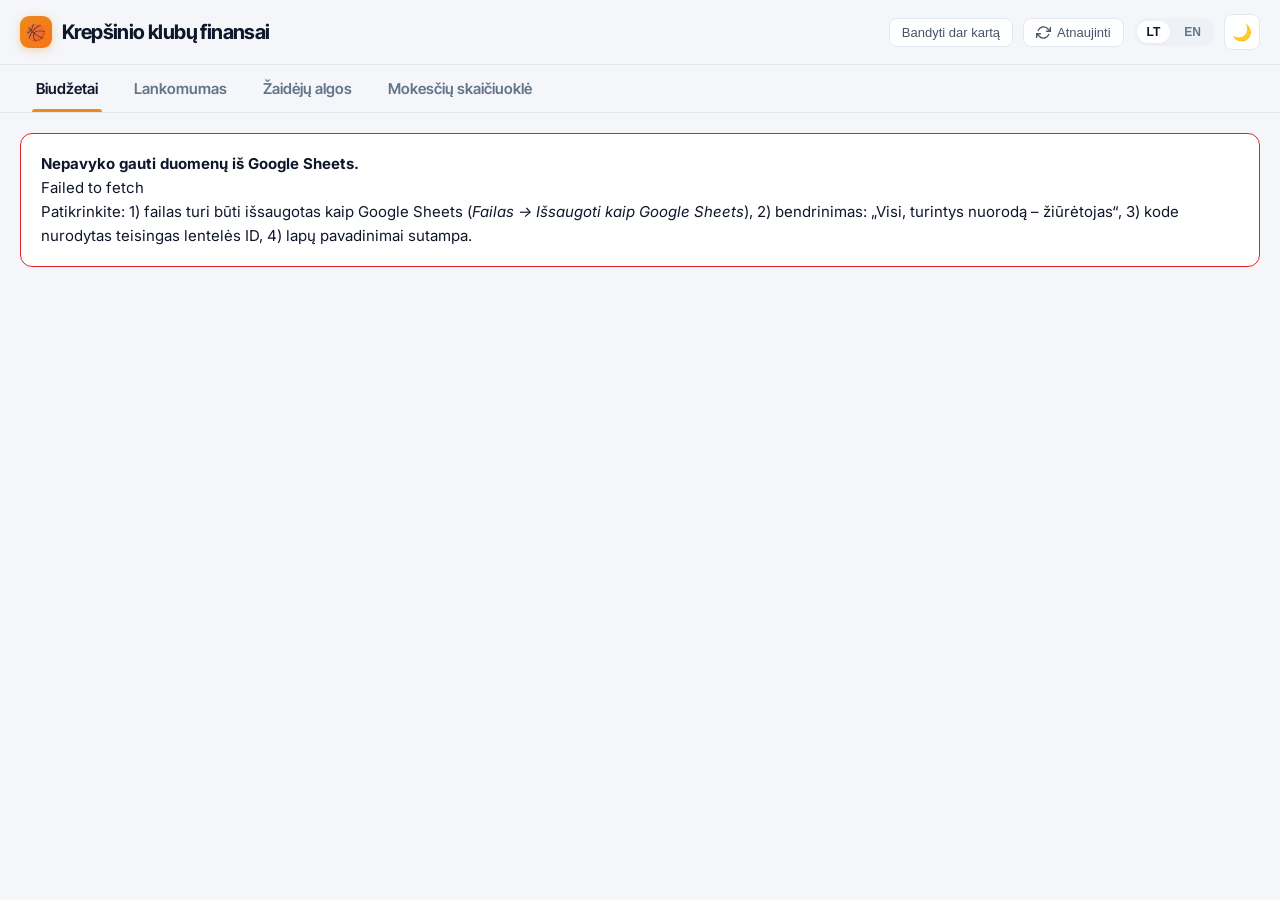
<file: design.html>
<!DOCTYPE html>
<html lang="lt">
<head>
<meta charset="utf-8">
<meta name="viewport" content="width=device-width, initial-scale=1">
<title>Krepšinio klubų finansai</title>
<meta name="description" content="Europos krepšinio klubų finansiniai duomenys: biudžetai, atlyginimai, lankomumas ir mokesčiai.">
<link rel="preconnect" href="https://fonts.googleapis.com">
<link rel="preconnect" href="https://fonts.gstatic.com" crossorigin>
<link href="https://fonts.googleapis.com/css2?family=Inter+Tight:wght@600;700&family=Inter:wght@400;500;600&display=swap" rel="stylesheet">
<link rel="stylesheet" href="styles.css">
</head>
<body>
  <!-- Sticky modern header -->
  <header class="site-header">
    <div class="header-inner">
      <a href="#" class="logo">
        <div class="logo-icon">🏀</div>
        <h1 id="h1">Krepšinio klubų finansai</h1>
      </a>

      <div class="header-meta">
        <span id="st">Kraunama…</span>
        <button class="btn-icon" id="reload" title="Perkrauti duomenis">
          <svg width="15" height="15" viewBox="0 0 24 24" fill="none" stroke="currentColor" stroke-width="2.2" stroke-linecap="round"><path d="M23 4v6h-6M1 20v-6h6"/><path d="M3.51 9a9 9 0 0 1 14.85-3.36L23 10M1 14l4.64 4.36A9 9 0 0 0 20.49 15"/></svg>
          <span>Atnaujinti</span>
        </button>

        <div class="lang-switch" id="lang">
          <button data-l="lt" aria-pressed="true">LT</button>
          <button data-l="en" aria-pressed="false">EN</button>
        </div>

        <button class="theme-toggle" id="theme-toggle" title="Keisti temą" aria-label="Keisti temą">
          <span id="theme-icon">🌙</span>
        </button>
      </div>
    </div>
  </header>

  <!-- Tabs -->
  <div class="tabs-wrap">
    <nav role="tablist" id="tabs"></nav>
  </div>

  <!-- Main content (JS fills this) -->
  <main id="out"></main>

  <!-- Modal / detail sheet -->
  <div id="md" aria-modal="true" role="dialog">
    <div class="sheet" id="sh"></div>
  </div>

<script>
/* =========================================================
   Theme toggle (new)
   ========================================================= */
(function initTheme() {
  const saved = localStorage.getItem('kkf-theme');
  const prefersDark = window.matchMedia('(prefers-color-scheme: dark)').matches;
  const theme = saved || (prefersDark ? 'dark' : 'light');
  document.documentElement.setAttribute('data-theme', theme);
  updateThemeIcon(theme);

  document.getElementById('theme-toggle').addEventListener('click', () => {
    const current = document.documentElement.getAttribute('data-theme');
    const next = current === 'dark' ? 'light' : 'dark';
    document.documentElement.setAttribute('data-theme', next);
    localStorage.setItem('kkf-theme', next);
    updateThemeIcon(next);
  });

  function updateThemeIcon(theme) {
    document.getElementById('theme-icon').textContent = theme === 'dark' ? '☀️' : '🌙';
  }
})();

/* =========================================================
   Original application logic (adapted for new markup)
   ========================================================= */
// ---- Nustatymai: Google lentelės ID (turi būti tikra Google Sheets lentelė, ne .xlsx) ----
const SHEET_ID="1cWx_skBNVz6XwtdFsHNX5Jhd2TwRLFiY";
// Kiekvienam lapui – galimi pavadinimai (su „/" ir be). Pirmas tinkamas naudojamas.
const SHEETS={b27:["Budgets 26/27","Budgets 2627"],b26:["Budgets 25/26","Budgets 2526"],w26:["World 25/26","World 2526"],att:["Attendance 25/26","Attendance 2526","Attendance"],sal:["Player Salaries"],hist:["Historical Budgets"]};
const C="Australia|Australija|AU;Austria|Austrija|AT;Belgium|Belgija|BE;Bosnia and Herzegovina|Bosnija ir Hercegovina|BA;Croatia|Kroatija|HR;Czech Republic|Čekija|CZ;Denmark|Danija|DK;Estonia|Estija|EE;Finland|Suomija|FI;France|Prancūzija|FR;Germany|Vokietija|DE;Greece|Graikija|GR;Hungary|Vengrija|HU;Israel|Izraelis|IL;Italy|Italija|IT;Japan|Japonija|JP;Latvia|Latvija|LV;Lithuania|Lietuva|LT;Montenegro|Juodkalnija|ME;North Macedonia|Šiaurės Makedonija|MK;Poland|Lenkija|PL;Portugal|Portugalija|PT;Romania|Rumunija|RO;Serbia|Serbija|RS;Slovakia|Slovakija|SK;Slovenia|Slovėnija|SI;Spain|Ispanija|ES;Turkey|Turkija|TR;United Arab Emirates|Jungtiniai Arabų Emyratai|AE;United Kingdom|Jungtinė Karalystė|GB;Ukraine|Ukraina|UA;Bulgaria|Bulgarija|BG;Georgia|Gruzija|GE;Cyprus|Kipras|CY;Netherlands|Nyderlandai|NL;Switzerland|Šveicarija|CH;Sweden|Švedija|SE;Norway|Norvegija|NO;Iceland|Islandija|IS;Kosovo|Kosovas|XK;Azerbaijan|Azerbaidžanas|AZ;Ireland|Airija|IE;Albania|Albanija|AL;Russia|Rusija|RU".split(";").map(s=>s.split("|"));
const NAT=Object.fromEntries(C.map(c=>[c[0],c[1]])),FL=Object.fromEntries(C.map(c=>[c[1],c[2]]));
const flag=n=>FL[n]?String.fromCodePoint(...[...FL[n]].map(c=>127397+c.charCodeAt(0)))+" ":"";
let nf=new Intl.NumberFormat("lt-LT",{maximumFractionDigits:0});
const eur=n=>n==null?"–":nf.format(n)+" €";
const esc=s=>String(s??"").replace(/[&<>"]/g,c=>({"&":"&amp;","<":"&lt;",">":"&gt;",'"':"&quot;"}[c]));
const norm=s=>String(s).toLowerCase().normalize("NFD").replace(/[^a-z0-9]/g,"");
const nat=n=>NAT[n]||n;
const num=v=>{if(v==null)return null;const s=String(v).replace(/[\s\u00a0€$%]/g,"").replace(/,/g,"");if(!/^-?\d/.test(s))return null;const n=parseFloat(s);return isNaN(n)?null:n};
const txt=v=>{const s=String(v??"").trim();return(s===""||s==="-"||s[0]==="#")?"":s};
function csv(t){const R=[];let r=[],c="",q=0;for(let i=0;i<t.length;i++){const h=t[i];
 if(q){if(h=='"'){if(t[i+1]=='"'){c+='"';i++}else q=0}else c+=h}
 else if(h=='"')q=1;else if(h==","){r.push(c);c=""}else if(h=="\n"){r.push(c);R.push(r);r=[];c=""}else if(h!="\r")c+=h}
 if(c||r.length){r.push(c);R.push(r)}return R}
let DEF;
async function raw(n){
 const res=await fetch(`https://docs.google.com/spreadsheets/d/${SHEET_ID}/gviz/tq?tqx=out:csv&headers=0&sheet=${encodeURIComponent(n)}`);
 const t=await res.text();
 if(!res.ok||/^\s*</.test(t))throw new Error(`Lapas „${n}" neatsidaro (HTTP ${res.status})`);
 return t}
// Jei lapo pavadinimas neegzistuoja, Google tyliai grąžina pirmą lapą – tokį atsakymą atmetame
async function load(names,first){
 for(const n of names){const t=await raw(n);if(first||t!==DEF)return csv(t)}
 throw new Error(`Lapas „${names[0]}" nerastas – patikrinkite jo pavadinimą lentelėje`)}
// Suranda lenteles, kurių antraštės eilutė prasideda reikšme hdr antrame stulpelyje
function blocks(rows,hdr){const out=[];let title="";
 for(let i=0;i<rows.length;i++){const a=(rows[i][1]||"").trim();
  if(a===hdr){const h=rows[i].map(x=>x.trim()),d=[];let j=i+1;
   while(j<rows.length){const b=(rows[j][1]||"").trim();if(!b||b===hdr||/^Vidurkis/.test(b))break;d.push(rows[j]);j++}
   out.push({title,h,d});i=j-1}
  else if(a)title=a}
 return out}
const ix=(h,re)=>h.findIndex(x=>re.test(x));
function budgets(rows,season,world){const o=[];
 for(const b of blocks(rows,"Nation")){/* Google CSV „pameta" antraštes skaitinių stulpelių viršuje, todėl stulpeliai imami pagal vietą: B šalis, C klubas, D biudžetas, E algos, H vieta, I Europa, J+ šaltiniai */
  const h=b.h,iN=1,iC=2,iB=3,iS=4,iP=7,iE=8;
  for(const r of b.d){const club=txt(r[iC]);if(!club)continue;
   const budget=num(r[iB]),salary=num(r[iS]);
   o.push({club,nation:nat(txt(r[iN])),budget,salary,share:budget&&salary!=null?Math.round(salary/budget*100):null,pos:txt(r[iP]),euro:txt(r[iE]),src:r.slice(9).map(txt).filter(Boolean),season,world:!!world})}
 }return o}
function attendance(rows){const o=[];
 for(const b of blocks(rows,"Nation")){
  const h=b.h,iN=1,iC=2,iA=3,iC2=4,iS=5;
  for(const r of b.d){const club=txt(r[iC]);if(!club)continue;
   o.push({club,nation:nat(txt(r[iN])),avg:num(r[iA]),cap:num(r[iC2]),sold:num(r[iS])})}
 }return o}
function salaries(rows){const o=[];
 const h=rows[0]||[];const iN=ix(h,/nation|šalis/i),iC=ix(h,/club|klubas/i),iP=ix(h,/player|žaidėjas/i),iS=ix(h,/salary|alga|gross/i),iN2=ix(h,/net/i),iY=ix(h,/year|sezonas/i);
 for(let i=1;i<rows.length;i++){const r=rows[i],club=txt(r[iC]);if(!club)continue;
  o.push({club,nation:nat(txt(r[iN])),player:txt(r[iP]),gross:num(r[iS]),net:num(r[iN2]),year:txt(r[iY])})}
 return o}
function dedupe(a){const m=new Map();for(const x of a){const k=norm(x.club)+(x.season||"");if(!m.has(k)||(x.budget!=null&&m.get(k).budget==null))m.set(k,x)}return[...m.values()]}
let D={bud:[],att:[],sal:[]},LOGOS={},S={tab:"bud",season:"26/27",nation:"",q:"",sort:{bud:["budget",-1],att:["avg",-1],sal:["gross",-1]}},LANG="lt",H=[];
const T={
 lt:{h1:"Krepšinio klubų finansai",bud:"Biudžetai",att:"Lankomumas",sal:"Žaidėjų algos",tax:"Mokesčių skaičiuoklė",
  all:"Visos",search:"Ieškoti…",reload:"Atnaujinti",loading:"Kraunama…",
  club:"Klubas",budget:"Bendras biudžetas",salary:"Atlyginimų biudžetas",share:"Atlyginimų dalis",change:"Pokytis pagal praėjusį sezoną",src:"Šaltiniai",
  avg:"Vidutinis lankomumas",cap:"Talpa",sold:"Parduoti bilietai",player:"Žaidėjas",gross:"Bruto alga",net:"Neto alga",year:"Sezonas",
  season:"Sezonas",empty:"Nėra duomenų",sum:(n,f,a)=>`${n} įrašų, iš jų pilnų duomenų: ${f} · vidutinė atlyginimų dalis: ${a}% (iš ${f}). Tušti langeliai rodomi „–“ ir į vidurkius neįtraukiami.`},
 en:{h1:"Basketball Club Finances",bud:"Budgets",att:"Attendance",sal:"Player Salaries",tax:"Tax Calculator",
  all:"All",search:"Search…",reload:"Refresh",loading:"Loading…",
  club:"Club",budget:"Total Budget",salary:"Salary Budget",share:"Salary Share",change:"Change vs previous season",src:"Sources",
  avg:"Average Attendance",cap:"Capacity",sold:"Tickets Sold",player:"Player",gross:"Gross Salary",net:"Net Salary",year:"Season",
  season:"Season",empty:"No data",sum:(n,f,a)=>`${n} records, of which complete: ${f} · average salary share: ${a}% (of ${f}). Empty cells shown as “–” and excluded from averages.`}
};
function t(k){return T[LANG][k]||T.lt[k]||k}
function setLang(l){LANG=l;nf=new Intl.NumberFormat(l==="lt"?"lt-LT":"en-US",{maximumFractionDigits:0});
 document.documentElement.lang=l;document.getElementById("h1").textContent=t("h1");
 document.querySelectorAll("#lang button").forEach(b=>b.setAttribute("aria-pressed",b.dataset.l===l?"true":"false"));
 render()}
function setSt(html){document.getElementById("st").innerHTML=html}
function render(){
 const out=document.getElementById("out");
 // Tabs
 const tabs=document.getElementById("tabs");
 tabs.innerHTML=`<button role="tab" data-tab="bud" aria-selected="${S.tab==="bud"}">${t("bud")}</button>
<button role="tab" data-tab="att" aria-selected="${S.tab==="att"}">${t("att")}</button>
<button role="tab" data-tab="sal" aria-selected="${S.tab==="sal"}">${t("sal")}</button>
<button role="tab" data-tab="tax" aria-selected="${S.tab==="tax"}">${t("tax")}</button>`;
 if(S.tab==="tax"){out.innerHTML=`<iframe src="https://andriuspanama.github.io/Krep-inio-klub-finansai/basketball_tax_calculator_2026.html" title="Tax calculator"></iframe>`;return}
 // Filters
 const seasons=["26/27","25/26","24/25","23/24","22/23","21/22","20/21","19/20","18/19","17/18","16/17","15/16","14/15"];
 let html=`<div class="bar">`;
 for(const s of seasons)html+=`<button class="chip" data-season="${s}" aria-pressed="${S.season===s}">${t("season")} ${s}</button>`;
 html+=`</div><div class="bar">`;
 html+=`<button class="chip" data-nation="" aria-pressed="${!S.nation}">${t("all")}</button>`;
 const nations=[...new Set(D.bud.filter(x=>x.season===S.season||S.tab!=="bud").map(x=>x.nation).filter(Boolean))].sort((a,b)=>a.localeCompare(b,"lt"));
 for(const n of nations)html+=`<button class="chip" data-nation="${esc(n)}" aria-pressed="${S.nation===n}">${flag(n)}${esc(n)}</button>`;
 html+=`<input type="search" id="q" placeholder="${t("search")}" value="${esc(S.q)}"></div>`;
 // Data
 let rows=[];
 if(S.tab==="bud"){
  rows=D.bud.filter(x=>x.season===S.season&&(!S.nation||x.nation===S.nation)&&(!S.q||norm(x.club).includes(norm(S.q))||norm(x.nation).includes(norm(S.q))));
  const [k,dir]=S.sort.bud;rows.sort((a,b)=>((a[k]??-1e15)-(b[k]??-1e15))*dir||a.club.localeCompare(b.club));
  const full=rows.filter(x=>x.budget!=null&&x.salary!=null),avg=full.length?Math.round(full.reduce((s,x)=>s+x.share,0)/full.length):0;
  html+=`<p class="sum">${t("sum")(rows.length,full.length,avg)}</p>`;
  // Summary cards
  if(rows.length){
   const maxB=Math.max(...rows.map(x=>x.budget||0));
   const top=rows.find(x=>x.budget===maxB);
   html+=`<div class="summary-cards">
     <div class="summary-card"><div class="label">Klubų skaičius</div><div class="value">${rows.length}</div></div>
     <div class="summary-card"><div class="label">Didžiausias biudžetas</div><div class="value">${eur(maxB)}</div><div class="sub">${top?esc(top.club):""}</div></div>
     <div class="summary-card"><div class="label">Vid. atlyginimų dalis</div><div class="value">${avg}%</div></div>
     <div class="summary-card"><div class="label">Pilni duomenys</div><div class="value">${full.length}</div><div class="sub">iš ${rows.length}</div></div>
   </div>`;
  }
  html+=`<div class="tw"><table><thead><tr>
<th class="l" data-k="club">${t("club")}</th>
<th data-k="budget">${t("budget")}</th>
<th data-k="salary">${t("salary")}</th>
<th data-k="share">${t("share")}</th>
<th data-k="change">${t("change")}</th>
<th>${t("src")}</th></tr></thead><tbody>`;
  for(const x of rows){
   const prev=D.bud.find(p=>p.season!==S.season&&norm(p.club)===norm(x.club)&&p.budget!=null);
   let ch="–",cls="na";
   if(x.budget!=null&&prev&&prev.budget){const p=Math.round((x.budget-prev.budget)/prev.budget*100);ch=(p>0?"+":"")+p+"%";cls=p>0?"pos":p<0?"neg":"na"}
   const logo=LOGOS[norm(x.club)];
   html+=`<tr class="c" data-club="${esc(x.club)}" data-season="${x.season}">
<td class="l"><div class="cl">${logo?`<span class="lw"><img class="lg" src="${logo}" alt="" loading="lazy" onerror="this.style.display='none'"><span class="in" style="display:none"></span></span>`:`<span class="in">${esc(x.club.slice(0,2).toUpperCase())}</span>`}<span>${flag(x.nation)}${esc(x.club)}</span></div></td>
<td>${eur(x.budget)}</td>
<td>${eur(x.salary)}</td>
<td>${x.share!=null?`<span class="sh">${x.share}% <i><b style="width:${x.share}%"></b></i></span>`:"–"}</td>
<td class="${cls}">${ch}</td>
<td>${(x.src||[]).map((s,i)=>`<a href="${esc(s)}" target="_blank" rel="noopener">${i+1}</a>`).join("")||"–"}</td></tr>`}
  html+=`</tbody></table></div>`;
 }else if(S.tab==="att"){
  rows=D.att.filter(x=>(!S.nation||x.nation===S.nation)&&(!S.q||norm(x.club).includes(norm(S.q))));
  const [k,dir]=S.sort.att;rows.sort((a,b)=>((a[k]??-1e15)-(b[k]??-1e15))*dir||a.club.localeCompare(b.club));
  html+=`<p class="sum">${rows.length} ${t("club").toLowerCase()}</p><div class="tw"><table><thead><tr>
<th class="l" data-k="club">${t("club")}</th><th data-k="avg">${t("avg")}</th><th data-k="cap">${t("cap")}</th><th data-k="sold">${t("sold")}</th></tr></thead><tbody>`;
  for(const x of rows)html+=`<tr><td class="l">${flag(x.nation)}${esc(x.club)}</td><td>${x.avg!=null?nf.format(x.avg):"–"}</td><td>${x.cap!=null?nf.format(x.cap):"–"}</td><td>${x.sold!=null?nf.format(x.sold):"–"}</td></tr>`;
  html+=`</tbody></table></div>`;
 }else if(S.tab==="sal"){
  rows=D.sal.filter(x=>(!S.nation||x.nation===S.nation)&&(!S.q||norm(x.club).includes(norm(S.q))||norm(x.player).includes(norm(S.q))));
  const [k,dir]=S.sort.sal;rows.sort((a,b)=>((a[k]??-1e15)-(b[k]??-1e15))*dir||a.player.localeCompare(b.player));
  html+=`<p class="sum">${rows.length} ${t("player").toLowerCase()}</p><div class="tw"><table><thead><tr>
<th class="l" data-k="player">${t("player")}</th><th class="l" data-k="club">${t("club")}</th><th data-k="gross">${t("gross")}</th><th data-k="net">${t("net")}</th><th data-k="year">${t("year")}</th></tr></thead><tbody>`;
  for(const x of rows)html+=`<tr class="pc" data-p="${esc(x.player)}"><td class="l">${esc(x.player)}</td><td class="l">${flag(x.nation)}${esc(x.club)}</td><td>${eur(x.gross)}</td><td>${eur(x.net)}</td><td>${esc(x.year||"–")}</td></tr>`;
  html+=`</tbody></table></div>`;
 }
 out.innerHTML=html;
 // Re-bind search
 const q=document.getElementById("q");if(q)q.focus();
}
// Event delegation
document.addEventListener("click",e=>{
 const t=e.target.closest("[data-tab],[data-nation],[data-season],[data-k],[data-club],[data-p],#reload,.chip[data-l]");
 if(!t)return;
 if(t.id==="reload")return start();
 if(t.dataset.l){setLang(t.dataset.l);return}
 if(t.dataset.p)return; // player detail placeholder
 if(t.dataset.club!==undefined)return; // club detail placeholder
 if(t.dataset.tab){S.tab=t.dataset.tab;S.nation="";S.q=""}
 else if(t.dataset.nation!==undefined)S.nation=t.dataset.nation||"";
 else if(t.dataset.season)S.season=t.dataset.season;
 else if(t.dataset.k){const s=S.sort[S.tab];S.sort[S.tab]=[t.dataset.k,s[0]===t.dataset.k?-s[1]:(t.dataset.k==="club"||t.dataset.k==="name"?1:-1)]}
 else return;
 render()});
document.addEventListener("keydown",e=>{if(e.key==="Escape"){H=[];document.getElementById("md").classList.remove("o")}if(e.key==="Enter"&&e.target.matches("th[data-k]"))e.target.click()});
document.addEventListener("input",e=>{if(e.target.id==="q"){S.q=e.target.value;render()}});
async function start(){
 setSt(t("loading"));
 try{
  DEF=await raw("__nera_tokio_lapo__");
  const[a,b,w,at,sa,hi]=await Promise.all(Object.values(SHEETS).map((n,i)=>{const q=load(n,i===0);return n[0]==="Historical Budgets"?q.catch(()=>[]):q}));
  D.bud=dedupe([...budgets(a,"26/27"),...budgets(b,"25/26"),...budgets(w,"25/26",true),...budgets(hi,"H")]);
  D.att=dedupe(attendance(at));D.sal=salaries(sa);
  try{LOGOS=Object.fromEntries(Object.entries(await(await fetch("logos.json")).json()).map(([k,v])=>[norm(k),v]))}catch(e){}
  setSt(`Atnaujinta ${new Date().toLocaleTimeString(LANG==="lt"?"lt-LT":"en-US",{hour:"2-digit",minute:"2-digit"})}`);
  render()
 }catch(err){
  setSt(`<button class="btn-icon" id="reload">Bandyti dar kartą</button>`);
  document.getElementById("out").innerHTML=`<div class="msg"><b>Nepavyko gauti duomenų iš Google Sheets.</b><br>${esc(err.message)}<br>Patikrinkite: 1) failas turi būti išsaugotas kaip Google Sheets (<i>Failas → Išsaugoti kaip Google Sheets</i>), 2) bendrinimas: „Visi, turintys nuorodą – žiūrėtojas“, 3) kode nurodytas teisingas lentelės ID, 4) lapų pavadinimai sutampa.</div>`}}
setLang(LANG);
start();
</script>
</body>
</html>
</file>
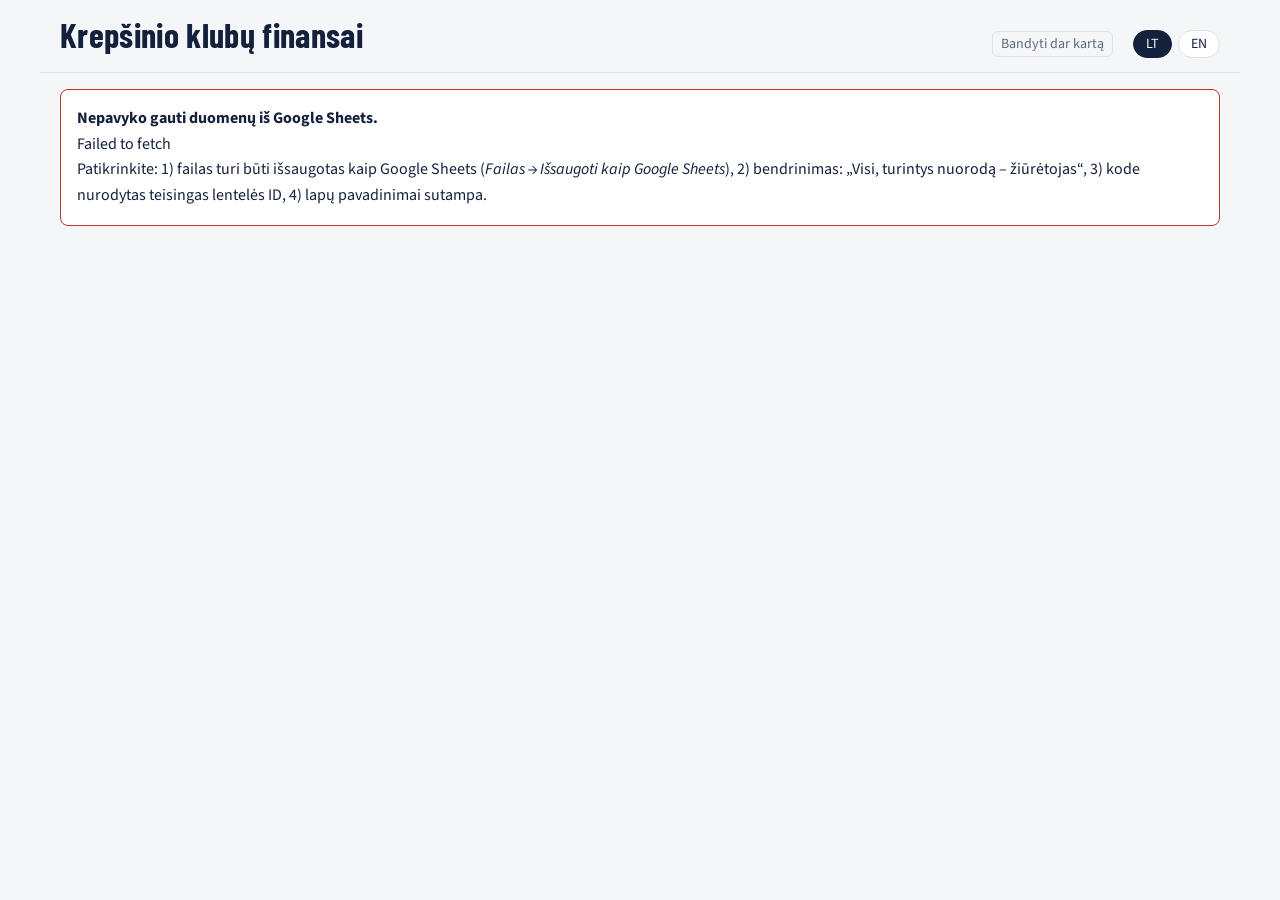
<file: index-10.html>
<!DOCTYPE html>
<html lang="lt">
<head>
<meta charset="utf-8">
<meta name="viewport" content="width=device-width, initial-scale=1">
<title>Krepšinio klubų finansai</title>
<link rel="preconnect" href="https://fonts.googleapis.com">
<link rel="stylesheet" href="https://fonts.googleapis.com/css2?family=Barlow+Condensed:wght@600;700&family=Source+Sans+3:wght@400;600&display=swap">
<style>
:root{--bg:#f4f6f8;--card:#fff;--ink:#14213d;--mute:#5d6b7e;--line:#dde3ea;--a:#e08a1e;--b:#1f7a8c;--pos:#1d7a46;--neg:#b5382f;--hd:'Barlow Condensed','Arial Narrow',sans-serif;--tx:'Source Sans 3',system-ui,sans-serif}
@media(prefers-color-scheme:dark){:root:not([data-t=light]){--bg:#0f1722;--card:#17212f;--ink:#e8edf3;--mute:#93a1b4;--line:#2a3648;--a:#f0a43c;--b:#4fb0c4;--pos:#5fcf8f;--neg:#ff7d72}}
:root[data-t=dark]{--bg:#0f1722;--card:#17212f;--ink:#e8edf3;--mute:#93a1b4;--line:#2a3648;--a:#f0a43c;--b:#4fb0c4;--pos:#5fcf8f;--neg:#ff7d72}
*{box-sizing:border-box}
body{margin:0;background:var(--bg);color:var(--ink);font:16px/1.45 var(--tx)}
header{display:flex;flex-wrap:wrap;gap:8px 20px;align-items:baseline;padding:18px 20px 0;max-width:1200px;margin:auto}
h1{font:700 34px/1 var(--hd);margin:0;letter-spacing:.01em}
#st{color:var(--mute);font-size:14px;margin-left:auto}
button{font:inherit;color:inherit;cursor:pointer}
button:focus-visible,input:focus-visible,a:focus-visible{outline:2px solid var(--b);outline-offset:2px}
.ic{background:none;border:1px solid var(--line);border-radius:6px;padding:2px 8px;margin-left:8px}
nav{display:flex;gap:4px;padding:14px 20px 0;max-width:1200px;margin:auto;overflow-x:auto;border-bottom:1px solid var(--line)}
nav button{background:none;border:0;border-bottom:3px solid transparent;font:700 20px var(--hd);padding:6px 12px;color:var(--mute);white-space:nowrap}
nav button[aria-selected=true]{color:var(--ink);border-color:var(--a)}
main{max-width:1200px;margin:auto;padding:16px 20px 60px}
.bar{display:flex;flex-wrap:wrap;gap:8px;align-items:center;margin-bottom:10px}
.chip{border:1px solid var(--line);background:var(--card);border-radius:99px;padding:3px 12px;font-size:14px}
.chip[aria-pressed=true]{background:var(--ink);color:var(--bg);border-color:var(--ink)}
input[type=search]{font:inherit;background:var(--card);color:var(--ink);border:1px solid var(--line);border-radius:8px;padding:6px 10px;min-width:200px;margin-left:auto}
.sum{color:var(--mute);font-size:14px;margin:0 0 10px}
.tw{overflow-x:auto;background:var(--card);border:1px solid var(--line);border-radius:8px}
table{border-collapse:collapse;width:100%;font-variant-numeric:tabular-nums}
th,td{padding:8px 12px;text-align:right;border-bottom:1px solid var(--line);white-space:nowrap}
th{font:700 16px var(--hd);color:var(--mute);cursor:pointer;user-select:none;position:sticky;top:0;background:var(--card)}
th.l,td.l{text-align:left}
th[aria-sort]{color:var(--ink)}
td.l{position:sticky;left:0;background:var(--card)}
td small{display:block;color:var(--mute);font-size:12px;line-height:1.1}
tr:last-child td{border-bottom:0}
.sh{display:inline-flex;align-items:center;gap:8px}
.sh i{display:inline-block;width:70px;height:8px;background:var(--b);border-radius:2px;overflow:hidden;opacity:.9}
.sh i b{display:block;height:100%;background:var(--a)}
.pos{color:var(--pos)}.neg{color:var(--neg)}.na{color:var(--mute)}
td a{margin-right:6px;color:var(--b)}
.cards{display:grid;grid-template-columns:repeat(auto-fill,minmax(300px,1fr));gap:12px}
.card{background:var(--card);border:1px solid var(--line);border-radius:8px;padding:14px 16px}
.card h3{font:700 22px var(--hd);margin:0 0 6px}.card h3 span{color:var(--mute);font-size:16px;margin-left:6px}
.card p{margin:0 0 8px;font-size:15px}
.msg{background:var(--card);border:1px solid var(--neg);border-radius:8px;padding:16px;line-height:1.6}
tr.c,tr.pc{cursor:pointer}tr.c:hover td,tr.pc:hover td{background:color-mix(in srgb,var(--a) 12%,var(--card))}
.cl{display:flex;align-items:center}.lw{display:inline-grid;margin-right:10px;flex:none}.lw>*{grid-area:1/1;margin:0}
.lg{width:30px;height:30px;border-radius:50%;object-fit:contain;background:#fff}.in{display:inline-flex;align-items:center;justify-content:center;color:#fff;font:700 12px var(--hd)}
#md{position:fixed;inset:0;background:#000a;display:none;align-items:flex-end;justify-content:center;z-index:9}#md.o{display:flex}
.sheet{background:var(--bg);width:min(900px,100%);max-height:92vh;overflow:auto;border-radius:14px 14px 0 0;padding:18px 20px 28px}
@media(min-width:800px){#md{align-items:center}.sheet{border-radius:14px}}
.kp{display:grid;grid-template-columns:repeat(auto-fit,minmax(140px,1fr));gap:10px;margin:12px 0}
.kp div{background:var(--card);border:1px solid var(--line);border-radius:8px;padding:8px 12px}.kp small{display:block;color:var(--mute);font-size:12px}.kp b{font:700 24px var(--hd)}
h2,h3{font-family:var(--hd);margin:8px 0 4px}h2{font-size:30px;margin:0}.top{display:flex;gap:8px;margin-bottom:10px}.top button{margin-left:auto}
.top button,.lk{border:1px solid var(--line);background:var(--card);border-radius:8px;padding:4px 12px;color:var(--ink);text-decoration:none;font-size:14px}
iframe{width:100%;height:calc(100vh - 150px);min-height:620px;border:1px solid var(--line);border-radius:8px;background:#fff}
#lang{display:flex;gap:6px}.pf{position:relative;cursor:help;border-bottom:1px dotted var(--mute)}.tip{display:none;position:absolute;left:0;top:140%;z-index:5;width:min(380px,80vw);background:var(--card);color:var(--ink);border:1px solid var(--line);border-radius:8px;padding:8px 10px;font-size:14px;line-height:1.4;box-shadow:0 6px 20px #0005}.pf:hover .tip,.pf:focus .tip{display:block}
</style>
</head>
<body>
<header><h1 id="h1">Krepšinio klubų finansai</h1><span id="st">Kraunama…</span><span id="lang"><button class="chip" data-l="lt">LT</button> <button class="chip" data-l="en">EN</button></span></header>
<nav role="tablist" id="tabs"></nav>
<main id="out"></main>
<div id="md" aria-modal="true" role="dialog"><div class="sheet" id="sh"></div></div>
<script>
// ---- Nustatymai: Google lentelės ID (turi būti tikra Google Sheets lentelė, ne .xlsx) ----
const SHEET_ID="1cWx_skBNVz6XwtdFsHNX5Jhd2TwRLFiY";
// Kiekvienam lapui – galimi pavadinimai (su „/" ir be). Pirmas tinkamas naudojamas.
const SHEETS={b27:["Budgets 26/27","Budgets 2627"],b26:["Budgets 25/26","Budgets 2526"],w26:["World 25/26","World 2526"],att:["Attendance 25/26","Attendance 2526","Attendance"],sal:["Player Salaries"]};
const C="Australia|Australija|AU;Austria|Austrija|AT;Belgium|Belgija|BE;Bosnia and Herzegovina|Bosnija ir Hercegovina|BA;Croatia|Kroatija|HR;Czech Republic|Čekija|CZ;Denmark|Danija|DK;Estonia|Estija|EE;Finland|Suomija|FI;France|Prancūzija|FR;Germany|Vokietija|DE;Greece|Graikija|GR;Hungary|Vengrija|HU;Israel|Izraelis|IL;Italy|Italija|IT;Japan|Japonija|JP;Latvia|Latvija|LV;Lithuania|Lietuva|LT;Montenegro|Juodkalnija|ME;North Macedonia|Šiaurės Makedonija|MK;Poland|Lenkija|PL;Portugal|Portugalija|PT;Romania|Rumunija|RO;Serbia|Serbija|RS;Slovakia|Slovakija|SK;Slovenia|Slovėnija|SI;Spain|Ispanija|ES;Turkey|Turkija|TR;United Arab Emirates|Jungtiniai Arabų Emyratai|AE;United Kingdom|Jungtinė Karalystė|GB;Ukraine|Ukraina|UA;Bulgaria|Bulgarija|BG;Georgia|Gruzija|GE;Cyprus|Kipras|CY;Netherlands|Nyderlandai|NL;Switzerland|Šveicarija|CH;Sweden|Švedija|SE;Norway|Norvegija|NO;Iceland|Islandija|IS;Kosovo|Kosovas|XK;Azerbaijan|Azerbaidžanas|AZ;Ireland|Airija|IE;Albania|Albanija|AL;Russia|Rusija|RU".split(";").map(s=>s.split("|"));
const NAT=Object.fromEntries(C.map(c=>[c[0],c[1]])),FL=Object.fromEntries(C.map(c=>[c[1],c[2]]));
const flag=n=>FL[n]?String.fromCodePoint(...[...FL[n]].map(c=>127397+c.charCodeAt(0)))+" ":"";
let nf=new Intl.NumberFormat("lt-LT",{maximumFractionDigits:0});
const eur=n=>n==null?"–":nf.format(n)+" €";
const esc=s=>String(s??"").replace(/[&<>"]/g,c=>({"&":"&amp;","<":"&lt;",">":"&gt;",'"':"&quot;"}[c]));
const norm=s=>String(s).toLowerCase().normalize("NFD").replace(/[^a-z0-9]/g,"");
const nat=n=>NAT[n]||n;
const num=v=>{if(v==null)return null;const s=String(v).replace(/[\s\u00a0€$%]/g,"").replace(/,/g,"");if(!/^-?\d/.test(s))return null;const n=parseFloat(s);return isNaN(n)?null:n};
const txt=v=>{const s=String(v??"").trim();return(s===""||s==="-"||s[0]==="#")?"":s};
function csv(t){const R=[];let r=[],c="",q=0;for(let i=0;i<t.length;i++){const h=t[i];
 if(q){if(h=='"'){if(t[i+1]=='"'){c+='"';i++}else q=0}else c+=h}
 else if(h=='"')q=1;else if(h==","){r.push(c);c=""}else if(h=="\n"){r.push(c);R.push(r);r=[];c=""}else if(h!="\r")c+=h}
 if(c||r.length){r.push(c);R.push(r)}return R}
let DEF;
async function raw(n){
 const res=await fetch(`https://docs.google.com/spreadsheets/d/${SHEET_ID}/gviz/tq?tqx=out:csv&headers=0&sheet=${encodeURIComponent(n)}`);
 const t=await res.text();
 if(!res.ok||/^\s*</.test(t))throw new Error(`Lapas „${n}" neatsidaro (HTTP ${res.status})`);
 return t}
// Jei lapo pavadinimas neegzistuoja, Google tyliai grąžina pirmą lapą – tokį atsakymą atmetame
async function load(names,first){
 for(const n of names){const t=await raw(n);if(first||t!==DEF)return csv(t)}
 throw new Error(`Lapas „${names[0]}" nerastas – patikrinkite jo pavadinimą lentelėje`)}
// Suranda lenteles, kurių antraštės eilutė prasideda reikšme hdr antrame stulpelyje
function blocks(rows,hdr){const out=[];let title="";
 for(let i=0;i<rows.length;i++){const a=(rows[i][1]||"").trim();
  if(a===hdr){const h=rows[i].map(x=>x.trim()),d=[];let j=i+1;
   while(j<rows.length){const b=(rows[j][1]||"").trim();if(!b||b===hdr||/^Vidurkis/.test(b))break;d.push(rows[j]);j++}
   out.push({title,h,d});i=j-1}
  else if(a)title=a}
 return out}
const ix=(h,re)=>h.findIndex(x=>re.test(x));
function budgets(rows,season,world){const o=[];
 for(const b of blocks(rows,"Nation")){/* Google CSV „pameta" antraštes skaitinių stulpelių viršuje, todėl stulpeliai imami pagal vietą: B šalis, C klubas, D biudžetas, E algos, H vieta, I Europa, J+ šaltiniai */
  const q=season==="26/27"?1:0,c={n:1,club:2,t:3,s:4,p:6+q,e:7+q};
  const src=[8,9,10,11,12].map(i=>i+q);
  for(const r of b.d){if(!txt(r[c.club]))continue;
   o.push({season,nation:nat(r[1].trim()),club:r[c.club].trim(),total:num(r[c.t]),sal:num(r[c.s]),place:num(r[c.p]),eu:txt(r[c.e]).replace(/^https?:.*/,""),src:src.map(i=>(r[i]||"").trim()).filter(u=>/^https?:/.test(u))})}}
 return o}
const AD={French:"France",German:"Germany",Spanish:"Spain",Italian:"Italy",Lithuanian:"Lithuania",Greek:"Greece",Turkish:"Turkey",Israeli:"Israel",Polish:"Poland",Serbian:"Serbia",Latvian:"Latvia",Estonian:"Estonia",Finnish:"Finland"};
const fr=v=>{const n=num(v);return n==null?null:/%/.test(String(v))||n>1.5?n/100:n};
function attendance(rows){const o=[];let title="";
 for(const r of rows){const a=(r[1]||"").trim();if(!a||a==="Club"||a==="Klubas")continue;
  if(num(r[5])==null&&num(r[6])==null){title=a;continue}
  const m=title.match(/^(\w+) league/i),nation=m&&AD[m[1]]?nat(AD[m[1]]):title.replace(/\s*\(.*/,"").replace(/ league$/i,"");
  const nums=String(r[6]).split("/").map(num).filter(x=>x!=null),avg=num(r[5]),cap=nums.length?nums[nums.length-1]:null;
  o.push({nation,club:a,city:txt(r[2]),avg,cap,fill:fr(r[7])??(avg!=null&&cap?avg/cap:null),expE:num(r[11]),idxE:num(r[12]),expL:num(r[13]),idxL:num(r[14]),profile:txt(r[15]),place:num(r[16])})}
 return o}
function salaries(rows){const o=[];
 for(const b of blocks(rows,"Role")){const g=i=>i;
  for(const r of b.d){if(!txt(r[2]))continue;
   o.push({role:r[1].trim(),name:r[2].trim(),country:nat((r[3]||"").trim()),team:txt(r[4]),season:txt(r[5]),value:num(r[6]),len:txt(r[7]),month:num(r[8]),src:(r[9]||"").trim()})}}
 return o}
function taxes(rows){return rows.filter(r=>txt(r[3])&&!/^https?:/.test(r[1])).map(r=>({country:r[1].trim(),season:txt(r[2]),text:r[3].trim(),src:(r[4]||"").trim()}))}

const EN={"Krepšinio klubų finansai":"Basketball Club Finances","Kraunama…":"Loading…","Atnaujinta":"Updated","Atnaujinti":"Refresh","Bandyti dar kartą":"Try again","Nepavyko gauti duomenų iš Google Sheets.":"Could not load data from Google Sheets.","Biudžetai":"Budgets","Lankomumas":"Attendance","Žaidėjų algos":"Player salaries","Mokesčių skaičiuoklė":"Tax calculator","Klubas":"Club","Bendras biudžetas":"Total budget","Atlyginimų biudžetas":"Salary budget","Atlyginimų dalis":"Salary share","Pokytis pagal praėjusį sezoną":"Change vs previous season","Pokytis":"Change","Vieta lygoje":"League place","Europos turnyras":"European competition","Europa":"Europe","Šaltiniai":"Sources","Šaltinis":"Source","nuoroda":"link","Vid. lankomumas":"Avg. attendance","Užpildymas":"Filling rate","Profilis":"Profile","Žaidėjas / treneris":"Player / coach","Komanda":"Team","Šalis":"Country","Sezonas":"Season","sezonas":"season","Sutarties vertė":"Contract value","Trukmė":"Length","Mėnesio alga":"Monthly salary","Visos":"All","Ieškoti…":"Search…","Paieška":"Search","įrašų, iš jų pilnų duomenų:":"records, with complete data:","vidutinė atlyginimų dalis":"average salary share","(iš ":"(of ","Rodoma pirmos 300 eilučių – siaurinkite paieška ar filtru.":"Showing the first 300 rows – narrow down with search or filter.","Tušti langeliai rodomi „–“ ir į vidurkius neįtraukiami.":"Empty cells are shown as “–” and excluded from averages.","Nieko nerasta":"Nothing found","Uždaryti":"Close","← Atgal":"← Back","Lankomumas 2025/26":"Attendance 2025/26","Galima arenos talpa":"Available arena capacity","Tikėtinas lankomumas tokioje rinkoje (Europos kontekste)":"Expected attendance for such a market (European context)","Tikėtinas lankomumas savos lygos kontekste":"Expected attendance in own-league context","Lankomumo indeksas vs Europa":"Attendance index vs Europe","Lankomumo indeksas vs savo lyga":"Attendance index vs own league","Žaidėjai ir algos":"Players and salaries","Vardas":"Name","Rolė":"Role","Spauskite žaidėją, kad matytumėte visą algų istoriją.":"Click a player to see the full salary history.","Mėnesio algos pokytis (€)":"Monthly salary change (€)","Algų istorija":"Salary history","įrašų:":"records:","čempionai":"champions"};
C.forEach(c=>EN[c[1]]=c[0]);
const PAIRS=Object.entries(EN).sort((x,y)=>y[0].length-x[0].length).map(([k,v])=>[new RegExp("(?<![\\p{L}])"+k.replace(/[.*+?^${}()|[\]\\]/g,"\\$&")+"(?![\\p{L}])","gu"),v]);
let LANG=(()=>{try{return localStorage.getItem("lang")||"lt"}catch(e){return"lt"}})(),stH="";
const tr=s=>LANG==="en"?PAIRS.reduce((a,[re,v])=>a.replace(re,v),s):s;
const setSt=s=>{stH=s;$("st").innerHTML=tr(s)};
function setLang(l){LANG=l;try{localStorage.setItem("lang",l)}catch(e){}
 nf=new Intl.NumberFormat(l==="en"?"en-GB":"lt-LT",{maximumFractionDigits:0});document.documentElement.lang=l;
 $("h1").textContent=tr("Krepšinio klubų finansai");document.title=$("h1").textContent;
 document.querySelectorAll("#lang button").forEach(b=>b.setAttribute("aria-pressed",b.dataset.l===l));
 setSt(stH);H=[];draw();if(D.bud)render()}
// ---- Būsena ir atvaizdavimas ----
let LOGOS={},V=[],H=[];
const tk=s=>String(s||"").toLowerCase().normalize("NFD").replace(/[\u0300-\u036f]/g,"").split(/[^a-z0-9]+/).filter(Boolean);
const same=(a,b)=>{const x=tk(a),y=tk(b);if(!x.length||!y.length)return false;if(x.join("")===y.join(""))return true;const[s,l]=x.length<=y.length?[x,y]:[y,x];return s.join("").length>3&&s.every(w=>l.includes(w))};
const logo=n=>{const u=LOGOS[norm(n)],i=n.split(/\s+/).slice(0,2).map(w=>w[0]).join("").toUpperCase();
 return`<span class="lw"><span class="lg in" style="background:hsl(${[...n].reduce((a,c)=>(a*31+c.charCodeAt(0))%360,7)} 40% 38%)">${esc(i)}</span>${u?`<img class="lg" src="${esc(u)}" alt="" loading="lazy" onerror="this.remove()">`:""}</span>`};
const n0=n=>n==null?"–":nf.format(n),f2=n=>n==null?"–":n.toFixed(2).replace(".",LANG==="en"?".":",");
const PROF=[
[/^strong in europe and own/i,"Stipri Europoje ir savo lygoje","Pritraukia aiškiai daugiau žiūrovų nei tikėtasi – ir savo lygoje, ir palyginus su Europos klubais. Pagal bet kokį matą – vienas geriausiai žiūrovus pritraukiančių klubų.","Draws clearly more fans than expected, both in its own league and compared with clubs across Europe. A top fan-attraction club by any measure."],
[/^strong in own league/i,"Stipri savo lygoje, atitinka Europos lygį","Lenkia panašaus dydžio rinkos šalies varžovus ir pritraukia maždaug tiek žiūrovų, kiek tipiškas tokio dydžio Europos klubas.","Outperforms its domestic rivals of similar market size and draws about as many fans as a typical European club of its size."],
[/^strong for its league/i,"Stipri savo lygoje (žemiau Europos)","Išsiskiria savo lygoje, bet visa lyga pritraukia mažiau žiūrovų nei kitos, todėl klubas vis tiek atsilieka nuo panašių Europos klubų.","A standout in its own league, but the league as a whole draws fewer fans than others, so the club still trails comparable European clubs."],
[/^in line with own league, above/i,"Atitinka savo lygą, aukščiau Europos","Pritraukia maždaug tiek, kiek tikimasi savo lygoje. Kadangi lyga populiari, klubas vis tiek viršija Europos vidurkį.","Draws about what's expected in its own league. Because that league is popular, this still puts the club above the European average."],
[/^in line with expectations/i,"Atitinka lūkesčius (lyga ir Europa)","Pritraukia maždaug tiek žiūrovų, kiek tikėtasi – ir savo lygoje, ir Europoje. Nei išsiskiria, nei atsilieka.","Draws about as many fans as expected, both in its own league and across Europe. Neither a standout nor a laggard."],
[/^in line with own league, below/i,"Atitinka savo lygą, žemiau Europos","Rodo tikėtą rezultatą tarp šalies varžovų, bet jo lyga pritraukia mažiau žiūrovų nei kitos, todėl atsilieka nuo panašių Europos klubų.","Performs as expected among domestic rivals, but its league draws fewer fans than others, so it falls short of comparable European clubs."],
[/^capacity/i,"Apribota talpos (arena pilna)","Lankomumas mažesnis nei tikėtasi, bet arena beveik pilna per kiekvienas rungtynes. Skaičius riboja pastatas, o ne susidomėjimo trūkumas; tikroji paklausa tikriausiai didesnė.","Attendance is below expected, but the arena is nearly full every game. The building, not a lack of interest, holds the numbers back; real demand is likely higher."],
[/^helped by/i,"Padeda stipri lyga (yra tuščių vietų)","Pritraukia mažiau žiūrovų nei tikėtasi savo lygoje, arenoje yra tuščių vietų, bet bendras lygos populiarumas išlaiko klubą Europos vidurkio lygyje ar aukščiau.","Draws fewer fans than expected for its league, with empty seats in the arena, but the league's overall popularity keeps it at or above the European average."],
[/^low interest/i,"Mažas susidomėjimas (yra tuščių vietų)","Pritraukia mažiau žiūrovų nei tikėtasi ir savo lygoje, ir Europoje, arenoje yra tuščių vietų. Silpniausias žiūrovų pritraukimas šiame palyginime.","Draws fewer fans than expected in its own league and across Europe, and its arena has empty seats. Weakest fan attraction in the comparison."]];
const pf=p=>PROF.find(x=>x[0].test(p||"")),pl=p=>{const x=pf(p);return LANG==="lt"&&x?x[1]:p},pd=p=>{const x=pf(p);return x?(LANG==="lt"?x[2]:x[3]):""};
const attBlock=a=>`<h3>Lankomumas 2025/26</h3><div class="kp">${kp("Vid. lankomumas",n0(a.avg))}${kp("Galima arenos talpa",n0(a.cap))}${kp("Užpildymas",pct(a.fill))}</div><div class="kp">${kp("Tikėtinas lankomumas tokioje rinkoje (Europos kontekste)",n0(a.expE))}${kp("Lankomumo indeksas vs Europa",f2(a.idxE))}</div><div class="kp">${kp("Tikėtinas lankomumas savos lygos kontekste",n0(a.expL))}${kp("Lankomumo indeksas vs savo lyga",f2(a.idxL))}</div>${a.profile?`<p class="sum"><b>Profilis:</b> <span class="pf" tabindex="0">${esc(pl(a.profile))}${pd(a.profile)?` ⓘ<span class="tip">${esc(pd(a.profile))}</span>`:""}</span></p>`:""}`;
const kp=(l,v)=>`<div><small>${l}</small><b>${v}</b></div>`;
const pct=n=>n==null?"–":Math.round(n*100)+"%";
const cell=r=>`<span title="${esc(r.nation)}">${flag(r.nation)}</span><b>${esc(r.club)}</b>`;
function show(html){H.push(html);draw()}
function draw(){const m=$("md");if(!H.length){m.classList.remove("o");return}
 $("sh").innerHTML=tr(`<div class="top">${H.length>1?'<button id="bk" style="margin:0">← Atgal</button>':""}<button id="cl">Uždaryti ✕</button></div>`+H[H.length-1]);m.classList.add("o")}
function club(name,nation,season,rep,mode){
 if(rep)H.pop();
 const m=r=>(!nation||r.nation===nation)&&same(r.club,name),b=budgetRows(season).find(m),a=season==="25/26"&&D.att.find(m),at=mode==="att";
 const ps=at?[]:D.sal.filter(p=>p.season===season&&same(p.team,name)).sort((x,y)=>(y.month||0)-(x.month||0)),nm=b?b.club:a?a.club:name,nt=b?b.nation:a?a.nation:nation,
 ss=at?[]:[...new Set([...D.bud.filter(m).map(r=>r.season),...D.sal.filter(p=>same(p.team,name)).map(p=>p.season),...(D.att.some(m)?["25/26"]:[])])].filter(Boolean).sort().reverse();
 show(`<h2>${esc(nm)}</h2><p class="sum">${flag(nt)}${esc(nt)} · sezonas ${season} · <a class="lk" target="_blank" rel="noopener" href="https://www.google.com/search?q=${encodeURIComponent("site:proballers.com "+nm+" basketball "+season)}">Proballers ↗</a></p>`
 +(ss.length>1?`<div class="bar">${ss.map(s=>`<button class="chip" data-cs="${s}" data-n="${esc(name)}" data-nat="${esc(nation)}" aria-pressed="${s===season}">${s}</button>`).join("")}</div>`:"")
 +(/rytas/i.test(nm)?`<div class="bar">${["BCL čempionai 2026","Eurocup čempionai 2x","LKL čempionai 7x"].map(t=>`<span class="chip">🏆 ${t}</span>`).join("")}</div><div class="cl" style="gap:14px;margin:4px 0 8px">${[["rytas-1.jpg","Gudelis","CEO"],["rytas-2.jpg","Brazys","President"]].map(([f,n,t])=>`<figure style="margin:0;text-align:center"><img src="${f}" alt="${n}" onerror="this.parentNode.remove()" style="width:64px;height:64px;border-radius:50%;object-fit:cover;object-position:50% 20%"><figcaption class="sum" style="margin:2px 0 0">${n}<br>${t}</figcaption></figure>`).join("")}</div>`:"")
 +(b&&!at?`<div class="kp">${kp("Bendras biudžetas",eur(b.total))}${kp("Atlyginimų biudžetas",eur(b.sal))}${kp("Atlyginimų dalis",pct(b.share))}${b.chg==null?"":kp("Pokytis",(b.chg>=0?"+":"")+pct(b.chg))}${b.place?kp("Vieta lygoje",b.place):""}${b.eu?kp("Europa",esc(b.eu)):""}</div><p class="sum">Šaltiniai: ${links(b)}</p>`:"")
 +(a?attBlock(a):"")
 +(ps.length?`<h3>Žaidėjai ir algos (${season})</h3><div class="tw"><table><thead><tr><th class="l">Vardas</th><th>Rolė</th><th>Mėnesio alga</th><th>Sutarties vertė</th></tr></thead><tbody>${ps.map(p=>`<tr class="pc" data-p="${esc(p.name)}"><td class="l"><b>${esc(p.name)}</b></td><td>${esc(p.role)}</td><td>${eur(p.month)}</td><td>${eur(p.value)}</td></tr>`).join("")}</tbody></table></div><p class="sum">Spauskite žaidėją, kad matytumėte visą algų istoriją.</p>`:""))}
function player(name){
 const h=D.sal.filter(p=>norm(p.name)===norm(name)).sort((x,y)=>(x.season||"").localeCompare(y.season||"")),mx=Math.max(...h.map(p=>p.month||0),1),w=Math.max(320,h.length*64);
 const svg=`<div class="tw" style="padding:10px"><svg viewBox="0 0 ${w} 170" width="${w}" role="img" aria-label="Mėnesio algos pokytis">${h.map((p,i)=>{const x=i*64+14,bh=p.month?p.month/mx*100:0;
  return`<g><title>${esc(p.team)} ${esc(p.season)}</title><rect x="${x}" y="${128-bh}" width="36" height="${bh}" rx="3" fill="var(--a)"/><text x="${x+18}" y="${122-bh}" text-anchor="middle" font-size="11" fill="var(--ink)">${p.month?Math.round(p.month/1000)+"k":"–"}</text><text x="${x+18}" y="146" text-anchor="middle" font-size="11" fill="var(--mute)">${esc(p.season)}</text><text x="${x+18}" y="160" text-anchor="middle" font-size="9" fill="var(--mute)">${esc((p.team||"").slice(0,9))}</text></g>`}).join("")}</svg></div>`;
 show(`<h2>${esc(h[0]?h[0].name:name)}</h2><p class="sum">${esc(h[0]?h[0].role+" · "+h[0].country:"")} · įrašų: ${h.length}</p><h3>Mėnesio algos pokytis (€)</h3>${svg}<h3>Algų istorija</h3><div class="tw"><table><thead><tr><th class="l">Sezonas</th><th>Komanda</th><th>Sutarties vertė</th><th>Trukmė</th><th>Mėnesio alga</th><th>Šaltinis</th></tr></thead><tbody>${h.map(p=>`<tr class="pc" data-club="${esc(p.team)}" data-season="${esc(p.season)}"><td class="l">${esc(p.season)||"–"}</td><td>${esc(p.team)||"–"}</td><td>${eur(p.value)}</td><td>${esc(p.len)||"–"}</td><td>${eur(p.month)}</td><td>${/^https?:/.test(p.src)?`<a href="${esc(p.src)}" target="_blank" rel="noopener">nuoroda</a>`:"–"}</td></tr>`).join("")}</tbody></table></div>`)}
const D={};const S={tab:"bud",season:"26/27",nation:"",q:"",sort:{bud:["total",-1],att:["avg",-1],sal:["month",-1]}};
const TABS=[["bud","Biudžetai"],["att","Lankomumas"],["sal","Žaidėjų algos"],["tax","Mokesčių skaičiuoklė"]];
const money=k=>({k,v:r=>r[k],f:r=>`<span class="${r[k]==null?"na":""}">${eur(r[k])}</span>`});
const links=r=>(r.src||[]).map((u,i)=>`<a href="${esc(u)}" target="_blank" rel="noopener" title="${esc(u)}">${i+1}</a>`).join("")||'<span class="na">–</span>';
function dedupe(a){const o=[];for(const x of a){
 const m=o.find(y=>y.season===x.season&&(norm(y.club)===norm(x.club)||(y.nation===x.nation&&same(y.club,x.club))));
 if(!m)o.push({...x});else{for(const k in x)if(k!=="src"&&(m[k]==null||m[k]===""))m[k]=x[k];if(x.src)m.src=[...new Set([...(m.src||[]),...x.src])]}}return o}
function budgetRows(se=S.season){
 const prev=new Map(D.bud.filter(r=>r.season==="25/26").map(r=>[r.nation+norm(r.club),r]));
 return D.bud.filter(r=>r.season===se).map(r=>{const p=prev.get(r.nation+norm(r.club));
  return{...r,share:r.total&&r.sal!=null?r.sal/r.total:null,chg:se==="26/27"&&r.total&&p&&p.total?r.total/p.total-1:null}})}
const COLS={
 bud:[{k:"club",l:1,label:"Klubas",v:r=>r.club,f:cell},
  {...money("total"),label:"Bendras biudžetas"},{...money("sal"),label:"Atlyginimų biudžetas"},
  {k:"share",label:"Atlyginimų dalis",v:r=>r.share,f:r=>r.share==null?'<span class="na">–</span>':`<span class="sh">${Math.round(r.share*100)}%<i><b style="width:${Math.min(100,r.share*100)}%"></b></i></span>`},
  {k:"chg",label:"Pokytis pagal praėjusį sezoną",v:r=>r.chg,f:r=>r.chg==null?'<span class="na">–</span>':`<span class="${r.chg>=0?"pos":"neg"}">${r.chg>=0?"+":""}${Math.round(r.chg*100)}%</span>`},
  {k:"place",label:"Vieta lygoje",v:r=>r.place,f:r=>r.place??"–"},
  {k:"eu",label:"Europos turnyras",v:r=>r.eu,f:r=>esc(r.eu)||"–"},
  {k:"src",label:"Šaltiniai",nosort:1,v:r=>r.src.length||"",f:links}],
 att:[{k:"club",l:1,label:"Klubas",v:r=>r.club,f:cell},
  {k:"avg",label:"Vid. lankomumas",v:r=>r.avg,f:r=>r.avg==null?"–":nf.format(r.avg)},
  {k:"fill",label:"Užpildymas",v:r=>r.fill,f:r=>r.fill==null?'<span class="na">–</span>':`<span class="sh">${Math.round(r.fill*100)}%<i><b style="width:${Math.min(100,r.fill*100)}%"></b></i></span>`},
  {k:"profile",l:1,label:"Profilis",v:r=>r.profile,f:r=>r.profile?`<span style="display:inline-block;max-width:300px;overflow:hidden;text-overflow:ellipsis;vertical-align:bottom" title="${esc(r.profile)}">${esc(pl(r.profile))}</span>`:"–"}],
 sal:[{k:"name",l:1,label:"Žaidėjas / treneris",v:r=>r.name,f:r=>`<b>${esc(r.name)}</b><small>${esc(r.role)}</small>`},
  {k:"team",label:"Komanda",v:r=>r.team,f:r=>esc(r.team)||"–"},{k:"country",label:"Šalis",v:r=>r.country,f:r=>flag(r.country)+esc(r.country)},
  {k:"season",label:"Sezonas",v:r=>r.season,f:r=>esc(r.season)||"–"},
  {k:"value",label:"Sutarties vertė",v:r=>r.value,f:r=>eur(r.value)},{k:"len",label:"Trukmė",v:r=>r.len,f:r=>esc(r.len)||"–"},
  {k:"month",label:"Mėnesio alga",v:r=>r.month,f:r=>eur(r.month)},
  {k:"src",label:"Šaltinis",nosort:1,v:r=>r.src,f:r=>/^https?:/.test(r.src)?`<a href="${esc(r.src)}" target="_blank" rel="noopener">nuoroda</a>`:"–"}]};
function sorted(rows,key,cols){const[k,d]=S.sort[key],c=cols.find(x=>x.k===k)||cols[0];
 return[...rows].sort((a,b)=>{const x=c.v(a),y=c.v(b),nx=x==null||x==="",ny=y==null||y==="";if(nx||ny)return nx-ny;
  return(typeof x==="string"?x.localeCompare(y,"lt"):x-y)*d})}
function table0(key,all){
 const SEAS=[...new Set(D.bud.filter(r=>r.total!=null||r.sal!=null).map(r=>r.season))].sort().reverse();
 const q=norm(S.q),nations=[...new Set(all.map(r=>r.nation||r.country))].filter(Boolean).sort((x,y)=>x.localeCompare(y,"lt"));
 let rows=all.filter(r=>(!S.nation||(r.nation||r.country)===S.nation)&&(!q||norm([r.club,r.name,r.team,r.nation,r.country].join(" ")).includes(q)));
 const cols=COLS[key].filter(c=>rows.some(r=>{const v=c.v(r);return v!=null&&v!==""})||c.k==="club");
 rows=sorted(rows,key,cols);
 const[sk,sd]=S.sort[key];
 const full=rows.filter(r=>key==="bud"?r.total!=null&&r.sal!=null:key==="att"?r.fill!=null:r.month!=null||r.value!=null).length;
 const sh=rows.filter(r=>r.share!=null),avg=sh.length?Math.round(sh.reduce((s,r)=>s+r.share,0)/sh.length*100):null;
 const seasons=key==="bud"?`<div class="bar">${SEAS.map(s=>`<button class="chip" data-season="${s}" aria-pressed="${S.season===s}">Sezonas ${s}</button>`).join("")}</div>`:"";
 const chips=`<div class="bar"><button class="chip" data-nation="" aria-pressed="${!S.nation}">Visos</button>${nations.map(n=>`<button class="chip" data-nation="${esc(n)}" aria-pressed="${S.nation===n}">${flag(n)}${esc(n)}</button>`).join("")}<input type="search" id="q" placeholder="Ieškoti…" value="${esc(S.q)}" aria-label="Paieška"></div>`;
 const head=cols.map(c=>`<th class="${c.l?"l":""}" ${c.nosort?"":`data-k="${c.k}" tabindex="0"`} ${sk===c.k?`aria-sort="${sd>0?"ascending":"descending"}"`:""}>${c.label}${sk===c.k?(sd>0?" ▲":" ▼"):""}</th>`).join("");
 V=rows;const body=rows.slice(0,300).map((r,i)=>`<tr class="c" data-i="${i}">${cols.map(c=>`<td class="${c.l?"l":""}">${c.f(r)}</td>`).join("")}</tr>`).join("");
 return`${seasons}${chips}<p class="sum">${rows.length} įrašų, iš jų pilnų duomenų: ${full}${avg!=null?` · vidutinė atlyginimų dalis: ${avg}% (iš ${sh.length})`:""}. ${rows.length>300?" Rodoma pirmos 300 eilučių – siaurinkite paieška ar filtru.":""} Tušti langeliai rodomi „–“ ir į vidurkius neįtraukiami.</p><div class="tw"><table><thead><tr>${head}</tr></thead><tbody>${body||'<tr><td class="l">Nieko nerasta</td></tr>'}</tbody></table></div>`}
const table=(k,a)=>tr(table0(k,a));
function render(){
 $tabs.innerHTML=TABS.map(([k,l])=>`<button role="tab" data-tab="${k}" aria-selected="${S.tab===k}">${tr(l)}</button>`).join("");
 const f=document.activeElement&&document.activeElement.id==="q";
 out.innerHTML=S.tab==="tax"?'<iframe src="basketball_tax_calculator_2026.html" title="Mokesčių skaičiuoklė"></iframe>'
  :table(S.tab,S.tab==="bud"?budgetRows():D[S.tab]);
 if(f){const i=$("q");i.focus();i.setSelectionRange(i.value.length,i.value.length)}}
const $=id=>document.getElementById(id),$tabs=$("tabs"),out=$("out");
document.addEventListener("click",e=>{if(e.target.id==="md"){H=[];return draw()}
 if(e.target.closest("a"))return;
 const t=e.target.closest("[data-l],#cl,#bk,tr.c,[data-p],[data-club],[data-tab],[data-nation],[data-season],th[data-k],[data-cs],#reload");if(!t)return;
 if(t.dataset.l)return setLang(t.dataset.l);
 if(t.id==="cl"){H=[];return draw()}if(t.id==="bk"){H.pop();return draw()}
 if(t.matches("tr.c")){const r=V[+t.dataset.i];return S.tab==="sal"?player(r.name):club(r.club,r.nation,S.tab==="att"?"25/26":r.season,0,S.tab==="att"?"att":"")}
 if(t.dataset.cs)return club(t.dataset.n,NAT[t.dataset.nat]||t.dataset.nat,t.dataset.cs,1);
 if(t.dataset.p)return player(t.dataset.p);
 if(t.dataset.club!==undefined)return club(t.dataset.club,"",t.dataset.season);
 if(t.dataset.tab){S.tab=t.dataset.tab;S.nation="";S.q=""}
 else if(t.dataset.nation!==undefined)S.nation=NAT[t.dataset.nation]||t.dataset.nation;
 else if(t.dataset.season)S.season=t.dataset.season;
 else if(t.dataset.k){const s=S.sort[S.tab];S.sort[S.tab]=[t.dataset.k,s[0]===t.dataset.k?-s[1]:(t.dataset.k==="club"||t.dataset.k==="name"?1:-1)]}
 else return start();
 render()});
document.addEventListener("keydown",e=>{if(e.key==="Escape"){H=[];draw()}if(e.key==="Enter"&&e.target.matches("th[data-k]"))e.target.click()});
document.addEventListener("input",e=>{if(e.target.id==="q"){S.q=e.target.value;render()}});
async function start(){
 setSt("Kraunama…");
 try{
  DEF=await raw("__nera_tokio_lapo__");
  const[a,b,w,at,sa]=await Promise.all(Object.values(SHEETS).map((n,i)=>load(n,i===0)));
  D.bud=dedupe([...budgets(a,"26/27"),...budgets(b,"25/26"),...budgets(w,"25/26")]);D.att=dedupe(attendance(at));D.sal=salaries(sa);try{LOGOS=Object.fromEntries(Object.entries(await(await fetch("logos.json")).json()).map(([k,v])=>[norm(k),v]))}catch(e){}
  setSt(`Atnaujinta ${new Date().toLocaleTimeString("lt-LT",{hour:"2-digit",minute:"2-digit"})}<button class="ic" id="reload" title="Perkrauti duomenis iš lentelės">Atnaujinti</button>`);
  render()
 }catch(err){
  setSt('<button class="ic" id="reload">Bandyti dar kartą</button>');
  out.innerHTML=`<div class="msg"><b>Nepavyko gauti duomenų iš Google Sheets.</b><br>${esc(err.message)}<br>Patikrinkite: 1) failas turi būti išsaugotas kaip Google Sheets (<i>Failas → Išsaugoti kaip Google Sheets</i>), 2) bendrinimas: „Visi, turintys nuorodą – žiūrėtojas“, 3) kode nurodytas teisingas lentelės ID, 4) lapų pavadinimai sutampa.</div>`}}
setLang(LANG);
start();
</script>
</body>
</html>
</file>
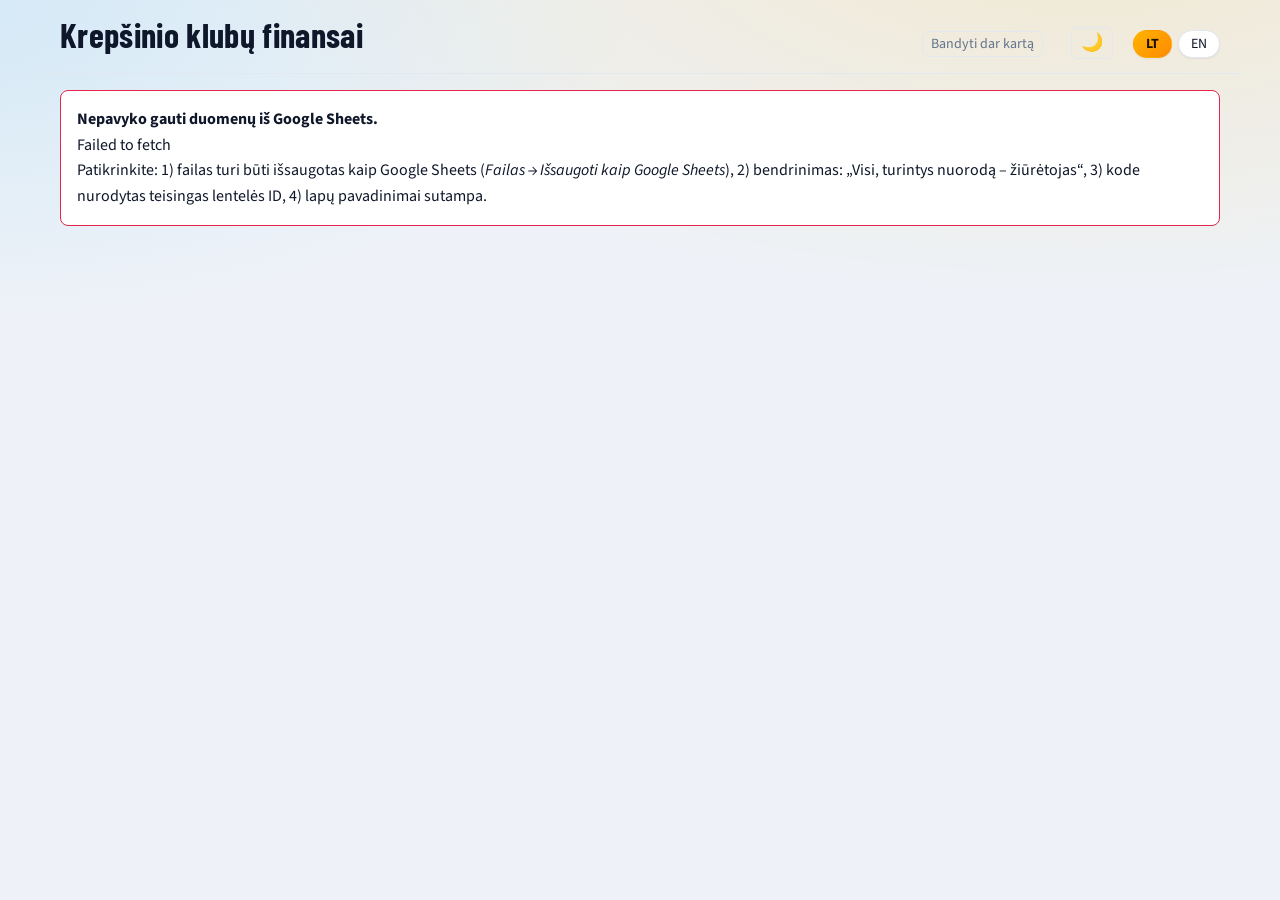
<file: index-11.html>
<!DOCTYPE html>
<html lang="lt">
<head>
<meta charset="utf-8">
<meta name="viewport" content="width=device-width, initial-scale=1">
<title>Krepšinio klubų finansai</title>
<link rel="preconnect" href="https://fonts.googleapis.com">
<link rel="stylesheet" href="https://fonts.googleapis.com/css2?family=Barlow+Condensed:wght@600;700&family=Source+Sans+3:wght@400;600&display=swap">
<style>
:root{--bg:#eef2f8;--card:#fff;--ink:#0f172a;--mute:#64748b;--line:#e2e8f0;--a:#ffb400;--b:#0ea5e9;--pos:#12a150;--neg:#e5254b;--sh:0 1px 2px rgba(15,23,42,.06),0 14px 34px -14px rgba(15,23,42,.25);--hd:'Barlow Condensed','Arial Narrow',sans-serif;--tx:'Source Sans 3',system-ui,sans-serif}
@media(prefers-color-scheme:dark){:root:not([data-t=light]){--bg:#0a1020;--card:#131c30;--ink:#f1f5f9;--mute:#9aa8bf;--line:#223052;--a:#ffc82e;--b:#38bdf8;--pos:#34e39a;--neg:#ff6b86;--sh:0 1px 2px #0008,0 16px 36px -14px #000c}}
:root[data-t=dark]{--bg:#0a1020;--card:#131c30;--ink:#f1f5f9;--mute:#9aa8bf;--line:#223052;--a:#ffc82e;--b:#38bdf8;--pos:#34e39a;--neg:#ff6b86;--sh:0 1px 2px #0008,0 16px 36px -14px #000c}
*{box-sizing:border-box}
body{margin:0;background:var(--bg);color:var(--ink);font:16px/1.45 var(--tx)}
header{display:flex;flex-wrap:wrap;gap:8px 20px;align-items:baseline;padding:18px 20px 0;max-width:1200px;margin:auto}
h1{font:700 34px/1 var(--hd);margin:0;letter-spacing:.01em}
#st{color:var(--mute);font-size:14px;margin-left:auto}
button{font:inherit;color:inherit;cursor:pointer}
button:focus-visible,input:focus-visible,a:focus-visible{outline:2px solid var(--b);outline-offset:2px}
.ic{background:none;border:1px solid var(--line);border-radius:6px;padding:2px 8px;margin-left:8px}
nav{display:flex;gap:4px;padding:14px 20px 0;max-width:1200px;margin:auto;overflow-x:auto;border-bottom:1px solid var(--line)}
nav button{background:none;border:0;border-bottom:3px solid transparent;font:700 20px var(--hd);padding:6px 12px;color:var(--mute);white-space:nowrap}
nav button[aria-selected=true]{color:var(--ink);border-color:var(--a)}
main{max-width:1200px;margin:auto;padding:16px 20px 60px}
.bar{display:flex;flex-wrap:wrap;gap:8px;align-items:center;margin-bottom:10px}
.chip{border:1px solid var(--line);background:var(--card);border-radius:99px;padding:3px 12px;font-size:14px}
.chip[aria-pressed=true]{background:var(--ink);color:var(--bg);border-color:var(--ink)}
input[type=search]{font:inherit;background:var(--card);color:var(--ink);border:1px solid var(--line);border-radius:8px;padding:6px 10px;min-width:200px;margin-left:auto}
.sum{color:var(--mute);font-size:14px;margin:0 0 10px}
.tw{overflow-x:auto;background:var(--card);border:1px solid var(--line);border-radius:8px}
table{border-collapse:collapse;width:100%;font-variant-numeric:tabular-nums}
th,td{padding:8px 12px;text-align:right;border-bottom:1px solid var(--line);white-space:nowrap}
th{font:700 16px var(--hd);color:var(--mute);cursor:pointer;user-select:none;position:sticky;top:0;background:var(--card)}
th.l,td.l{text-align:left}
th[aria-sort]{color:var(--ink)}
td.l{position:sticky;left:0;background:var(--card)}
td small{display:block;color:var(--mute);font-size:12px;line-height:1.1}
tr:last-child td{border-bottom:0}
.sh{display:inline-flex;align-items:center;gap:8px}
.sh i{display:inline-block;width:70px;height:8px;background:var(--b);border-radius:2px;overflow:hidden;opacity:.9}
.sh i b{display:block;height:100%;background:var(--a)}
.pos{color:var(--pos)}.neg{color:var(--neg)}.na{color:var(--mute)}
td a{margin-right:6px;color:var(--b)}
.cards{display:grid;grid-template-columns:repeat(auto-fill,minmax(300px,1fr));gap:12px}
.card{background:var(--card);border:1px solid var(--line);border-radius:8px;padding:14px 16px}
.card h3{font:700 22px var(--hd);margin:0 0 6px}.card h3 span{color:var(--mute);font-size:16px;margin-left:6px}
.card p{margin:0 0 8px;font-size:15px}
.msg{background:var(--card);border:1px solid var(--neg);border-radius:8px;padding:16px;line-height:1.6}
tr.c,tr.pc{cursor:pointer}tr.c:hover td,tr.pc:hover td{background:color-mix(in srgb,var(--a) 12%,var(--card))}
.cl{display:flex;align-items:center}.lw{display:inline-grid;margin-right:10px;flex:none}.lw>*{grid-area:1/1;margin:0}
.lg{width:30px;height:30px;border-radius:50%;object-fit:contain;background:#fff}.in{display:inline-flex;align-items:center;justify-content:center;color:#fff;font:700 12px var(--hd)}
#md{position:fixed;inset:0;background:#000a;display:none;align-items:flex-end;justify-content:center;z-index:9}#md.o{display:flex}
.sheet{background:var(--bg);width:min(900px,100%);max-height:92vh;overflow:auto;border-radius:14px 14px 0 0;padding:18px 20px 28px}
@media(min-width:800px){#md{align-items:center}.sheet{border-radius:14px}}
.kp{display:grid;grid-template-columns:repeat(auto-fit,minmax(140px,1fr));gap:10px;margin:12px 0}
.kp div{background:var(--card);border:1px solid var(--line);border-radius:8px;padding:8px 12px}.kp small{display:block;color:var(--mute);font-size:12px}.kp b{font:700 24px var(--hd)}
h2,h3{font-family:var(--hd);margin:8px 0 4px}h2{font-size:30px;margin:0}.top{display:flex;gap:8px;margin-bottom:10px}.top button{margin-left:auto}
.top button,.lk{border:1px solid var(--line);background:var(--card);border-radius:8px;padding:4px 12px;color:var(--ink);text-decoration:none;font-size:14px}
iframe{width:100%;height:calc(100vh - 150px);min-height:620px;border:1px solid var(--line);border-radius:8px;background:#fff}
#lang{display:flex;gap:6px}.pf{position:relative;cursor:help;border-bottom:1px dotted var(--mute)}.tip{display:none;position:absolute;left:0;top:140%;z-index:5;width:min(380px,80vw);background:var(--card);color:var(--ink);border:1px solid var(--line);border-radius:8px;padding:8px 10px;font-size:14px;line-height:1.4;box-shadow:0 6px 20px #0005}.pf:hover .tip,.pf:focus .tip{display:block}
body{background:radial-gradient(900px 380px at 85% -8%,color-mix(in srgb,var(--a) 16%,transparent),transparent),radial-gradient(700px 320px at -5% 0,color-mix(in srgb,var(--b) 12%,transparent),transparent),var(--bg);background-attachment:fixed}
.tw,.kp div,.card,.sheet,.chip{box-shadow:var(--sh)}.chip{border-radius:99px}.chip[aria-pressed=true]{background:linear-gradient(135deg,var(--a),#ff8a00);color:#1b1300;border-color:transparent;font-weight:700}
.pos,.neg{display:inline-block;padding:1px 10px;border-radius:99px;font-weight:700}.pos{color:var(--pos);background:color-mix(in srgb,var(--pos) 18%,transparent)}.neg{color:var(--neg);background:color-mix(in srgb,var(--neg) 18%,transparent)}
.sh i{background:color-mix(in srgb,var(--b) 28%,transparent);height:9px;border-radius:9px}.sh i b{background:linear-gradient(90deg,#ffd54a,#ff8a00);border-radius:9px}
.kp b{background:linear-gradient(135deg,var(--ink),color-mix(in srgb,var(--ink) 55%,var(--b)));-webkit-background-clip:text;background-clip:text;-webkit-text-fill-color:transparent}.kp b .pos,.kp b .neg{-webkit-text-fill-color:currentColor}
#th{font-size:18px;padding:2px 9px}.rl{height:44px;max-width:130px;object-fit:contain;background:#fff;border-radius:10px;padding:4px;box-shadow:var(--sh)}
.sx{position:relative;display:inline-block;margin-bottom:8px}.sx .opts{display:none;position:absolute;left:0;top:calc(100% - 2px);z-index:6;padding:10px;gap:6px;flex-wrap:wrap;width:min(430px,88vw);background:var(--card);border:1px solid var(--line);border-radius:14px;box-shadow:var(--sh)}.sx:hover .opts,.sx:focus-within .opts{display:flex}
.ms{display:none;font:inherit;background:var(--card);color:var(--ink);border:1px solid var(--line);border-radius:10px;padding:8px 10px;margin:0 0 10px;width:100%}
@media(max-width:720px){
 header{padding:14px 14px 0}h1{font-size:28px}#st{margin-left:0;width:100%}main{padding:12px 12px 60px}nav{padding:10px 12px 0}
 .bar{gap:6px}.bar.n{flex-wrap:nowrap;overflow-x:auto;padding-bottom:6px}.bar.n .chip{white-space:nowrap;flex:none}input[type=search]{width:100%;margin:0}
 .ms{display:block}.sum{font-size:13px}
 .tw{background:transparent;border:0;box-shadow:none;overflow:visible}
 .tw table,.tw tbody,.tw tr,.tw td{display:block}.tw thead{display:none}
 .tw tr{display:grid;grid-template-columns:1fr 1fr;gap:10px 14px;background:var(--card);border:1px solid var(--line);border-radius:16px;box-shadow:var(--sh);padding:14px;margin-bottom:12px}
 .tw td{border:0;padding:0;text-align:left;white-space:normal;position:static;background:transparent}
 .tw td.l{grid-column:1/-1;font-size:18px}.tw td.l small{display:inline}
 .tw td[data-l]:not(.l)::before{content:attr(data-l);display:block;color:var(--mute);font-size:11px;font-weight:600;text-transform:uppercase;letter-spacing:.05em;margin-bottom:1px}
 .tw tr:hover td{background:transparent}.tw tr.c:active,.tw tr.pc:active{transform:scale(.99)}
 #md{align-items:flex-end}.sheet{max-height:94vh;padding:14px 14px 30px;border-radius:20px 20px 0 0}h2{font-size:26px}
 .kp{grid-template-columns:1fr 1fr;gap:8px}.kp b{font-size:21px}.kp small{font-size:11px}
 .sx .opts{position:fixed;left:12px;right:12px;top:auto;bottom:12px;width:auto}
}
</style>
</head>
<body>
<header><h1 id="h1">Krepšinio klubų finansai</h1><span id="st">Kraunama…</span><button class="ic" id="th" aria-label="Tema"></button><span id="lang"><button class="chip" data-l="lt">LT</button> <button class="chip" data-l="en">EN</button></span></header>
<nav role="tablist" id="tabs"></nav>
<main id="out"></main>
<div id="md" aria-modal="true" role="dialog"><div class="sheet" id="sh"></div></div>
<script>
// ---- Nustatymai: Google lentelės ID (turi būti tikra Google Sheets lentelė, ne .xlsx) ----
const SHEET_ID="1cWx_skBNVz6XwtdFsHNX5Jhd2TwRLFiY";
// Kiekvienam lapui – galimi pavadinimai (su „/" ir be). Pirmas tinkamas naudojamas.
const SHEETS={b27:["Budgets 26/27","Budgets 2627"],b26:["Budgets 25/26","Budgets 2526"],w26:["World 25/26","World 2526"],att:["Attendance 25/26","Attendance 2526","Attendance"],sal:["Player Salaries"],hist:["Historical Budgets"]};
const C="Australia|Australija|AU;Austria|Austrija|AT;Belgium|Belgija|BE;Bosnia and Herzegovina|Bosnija ir Hercegovina|BA;Croatia|Kroatija|HR;Czech Republic|Čekija|CZ;Denmark|Danija|DK;Estonia|Estija|EE;Finland|Suomija|FI;France|Prancūzija|FR;Germany|Vokietija|DE;Greece|Graikija|GR;Hungary|Vengrija|HU;Israel|Izraelis|IL;Italy|Italija|IT;Japan|Japonija|JP;Latvia|Latvija|LV;Lithuania|Lietuva|LT;Montenegro|Juodkalnija|ME;North Macedonia|Šiaurės Makedonija|MK;Poland|Lenkija|PL;Portugal|Portugalija|PT;Romania|Rumunija|RO;Serbia|Serbija|RS;Slovakia|Slovakija|SK;Slovenia|Slovėnija|SI;Spain|Ispanija|ES;Turkey|Turkija|TR;United Arab Emirates|Jungtiniai Arabų Emyratai|AE;United Kingdom|Jungtinė Karalystė|GB;Ukraine|Ukraina|UA;Bulgaria|Bulgarija|BG;Georgia|Gruzija|GE;Cyprus|Kipras|CY;Netherlands|Nyderlandai|NL;Switzerland|Šveicarija|CH;Sweden|Švedija|SE;Norway|Norvegija|NO;Iceland|Islandija|IS;Kosovo|Kosovas|XK;Azerbaijan|Azerbaidžanas|AZ;Ireland|Airija|IE;Albania|Albanija|AL;Russia|Rusija|RU".split(";").map(s=>s.split("|"));
const NAT=Object.fromEntries(C.map(c=>[c[0],c[1]])),FL=Object.fromEntries(C.map(c=>[c[1],c[2]]));
const flag=n=>FL[n]?String.fromCodePoint(...[...FL[n]].map(c=>127397+c.charCodeAt(0)))+" ":"";
let nf=new Intl.NumberFormat("lt-LT",{maximumFractionDigits:0});
const eur=n=>n==null?"–":nf.format(n)+" €";
const esc=s=>String(s??"").replace(/[&<>"]/g,c=>({"&":"&amp;","<":"&lt;",">":"&gt;",'"':"&quot;"}[c]));
const norm=s=>String(s).toLowerCase().normalize("NFD").replace(/[^a-z0-9]/g,"");
const nat=n=>NAT[n]||n;
const num=v=>{if(v==null)return null;const s=String(v).replace(/[\s\u00a0€$%]/g,"").replace(/,/g,"");if(!/^-?\d/.test(s))return null;const n=parseFloat(s);return isNaN(n)?null:n};
const txt=v=>{const s=String(v??"").trim();return(s===""||s==="-"||s[0]==="#")?"":s};
function csv(t){const R=[];let r=[],c="",q=0;for(let i=0;i<t.length;i++){const h=t[i];
 if(q){if(h=='"'){if(t[i+1]=='"'){c+='"';i++}else q=0}else c+=h}
 else if(h=='"')q=1;else if(h==","){r.push(c);c=""}else if(h=="\n"){r.push(c);R.push(r);r=[];c=""}else if(h!="\r")c+=h}
 if(c||r.length){r.push(c);R.push(r)}return R}
let DEF;
async function raw(n){
 const res=await fetch(`https://docs.google.com/spreadsheets/d/${SHEET_ID}/gviz/tq?tqx=out:csv&headers=0&sheet=${encodeURIComponent(n)}`);
 const t=await res.text();
 if(!res.ok||/^\s*</.test(t))throw new Error(`Lapas „${n}" neatsidaro (HTTP ${res.status})`);
 return t}
// Jei lapo pavadinimas neegzistuoja, Google tyliai grąžina pirmą lapą – tokį atsakymą atmetame
async function load(names,first){
 for(const n of names){const t=await raw(n);if(first||t!==DEF)return csv(t)}
 throw new Error(`Lapas „${names[0]}" nerastas – patikrinkite jo pavadinimą lentelėje`)}
// Suranda lenteles, kurių antraštės eilutė prasideda reikšme hdr antrame stulpelyje
function blocks(rows,hdr){const out=[];let title="";
 for(let i=0;i<rows.length;i++){const a=(rows[i][1]||"").trim();
  if(a===hdr){const h=rows[i].map(x=>x.trim()),d=[];let j=i+1;
   while(j<rows.length){const b=(rows[j][1]||"").trim();if(!b||b===hdr||/^Vidurkis/.test(b))break;d.push(rows[j]);j++}
   out.push({title,h,d});i=j-1}
  else if(a)title=a}
 return out}
const ix=(h,re)=>h.findIndex(x=>re.test(x));
function budgets(rows,season,world){const o=[];
 for(const b of blocks(rows,"Nation")){/* Google CSV „pameta" antraštes skaitinių stulpelių viršuje, todėl stulpeliai imami pagal vietą: B šalis, C klubas, D biudžetas, E algos, H vieta, I Europa, J+ šaltiniai */
  const sn=season==="H"?(b.title.match(/(\d\d)\s*\/\s*(\d\d)\s*$/)||[]).slice(1).join("/"):season;if(!sn)continue;
  const q=season==="26/27"?1:0,c={n:1,club:2,t:3,s:4,p:6+q,e:7+q};
  const src=[8,9,10,11,12].map(i=>i+q);
  for(const r of b.d){if(!txt(r[c.club]))continue;
   o.push({season:sn,nation:nat(r[1].trim()),club:r[c.club].trim(),total:num(r[c.t]),sal:num(r[c.s]),place:num(r[c.p]),eu:txt(r[c.e]).replace(/^https?:.*/,""),src:src.map(i=>(r[i]||"").trim()).filter(u=>/^https?:/.test(u))})}}
 return o}
const AD={French:"France",German:"Germany",Spanish:"Spain",Italian:"Italy",Lithuanian:"Lithuania",Greek:"Greece",Turkish:"Turkey",Israeli:"Israel",Polish:"Poland",Serbian:"Serbia",Latvian:"Latvia",Estonian:"Estonia",Finnish:"Finland"};
const fr=v=>{const n=num(v);return n==null?null:/%/.test(String(v))||n>1.5?n/100:n};
function attendance(rows){const o=[];let title="";
 for(const r of rows){const a=(r[1]||"").trim();if(!a||a==="Club"||a==="Klubas")continue;
  if(num(r[5])==null&&num(r[6])==null){title=a;continue}
  const m=title.match(/^(\w+) league/i),nation=m&&AD[m[1]]?nat(AD[m[1]]):title.replace(/\s*\(.*/,"").replace(/ league$/i,"");
  const nums=String(r[6]).split("/").map(num).filter(x=>x!=null),avg=num(r[5]),cap=nums.length?nums[nums.length-1]:null;
  o.push({nation,club:a,city:txt(r[2]),avg,cap,fill:fr(r[7])??(avg!=null&&cap?avg/cap:null),expE:num(r[11]),idxE:num(r[12]),expL:num(r[13]),idxL:num(r[14]),profile:txt(r[15]),place:num(r[16])})}
 return o}
function salaries(rows){const o=[];
 for(const b of blocks(rows,"Role")){const g=i=>i;
  for(const r of b.d){if(!txt(r[2]))continue;
   o.push({role:r[1].trim(),name:r[2].trim(),country:nat((r[3]||"").trim()),team:txt(r[4]),season:txt(r[5]),value:num(r[6]),len:txt(r[7]),month:num(r[8]),src:(r[9]||"").trim()})}}
 return o}
function taxes(rows){return rows.filter(r=>txt(r[3])&&!/^https?:/.test(r[1])).map(r=>({country:r[1].trim(),season:txt(r[2]),text:r[3].trim(),src:(r[4]||"").trim()}))}

const EN={"Krepšinio klubų finansai":"Basketball Club Finances","Kraunama…":"Loading…","Atnaujinta":"Updated","Atnaujinti":"Refresh","Bandyti dar kartą":"Try again","Nepavyko gauti duomenų iš Google Sheets.":"Could not load data from Google Sheets.","Biudžetai":"Budgets","Biudžeto pokytis (€)":"Budget change (€)","Lankomumas":"Attendance","Žaidėjų algos":"Player salaries","Mokesčių skaičiuoklė":"Tax calculator","Klubas":"Club","Bendras biudžetas":"Total budget","Atlyginimų biudžetas":"Salary budget","Atlyginimų dalis":"Salary share","Pokytis pagal praėjusį sezoną":"Change vs previous season","Pokytis":"Change","Vieta lygoje":"League place","Europos turnyras":"European competition","Europa":"Europe","Šaltiniai":"Sources","Šaltinis":"Source","nuoroda":"link","Vid. lankomumas":"Avg. attendance","Užpildymas":"Filling rate","Profilis":"Profile","Žaidėjas / treneris":"Player / coach","Komanda":"Team","Šalis":"Country","Sezonas":"Season","sezonas":"season","Sutarties vertė":"Contract value","Trukmė":"Length","Mėnesio alga":"Monthly salary","Visos":"All","Ieškoti…":"Search…","Paieška":"Search","įrašų, iš jų pilnų duomenų:":"records, with complete data:","vidutinė atlyginimų dalis":"average salary share","(iš ":"(of ","Rodoma pirmos 300 eilučių – siaurinkite paieška ar filtru.":"Showing the first 300 rows – narrow down with search or filter.","Tušti langeliai rodomi „–“ ir į vidurkius neįtraukiami.":"Empty cells are shown as “–” and excluded from averages.","Nieko nerasta":"Nothing found","Uždaryti":"Close","← Atgal":"← Back","Lankomumas 2025/26":"Attendance 2025/26","Galima arenos talpa":"Available arena capacity","Tikėtinas lankomumas tokioje rinkoje (Europos kontekste)":"Expected attendance for such a market (European context)","Tikėtinas lankomumas savos lygos kontekste":"Expected attendance in own-league context","Lankomumo indeksas vs Europa":"Attendance index vs Europe","Lankomumo indeksas vs savo lyga":"Attendance index vs own league","Žaidėjai ir algos":"Players and salaries","Vardas":"Name","Rolė":"Role","Spauskite žaidėją, kad matytumėte visą algų istoriją.":"Click a player to see the full salary history.","Mėnesio algos pokytis (€)":"Monthly salary change (€)","Algų istorija":"Salary history","įrašų:":"records:","čempionai":"champions"};
C.forEach(c=>EN[c[1]]=c[0]);
const PAIRS=Object.entries(EN).sort((x,y)=>y[0].length-x[0].length).map(([k,v])=>[new RegExp("(?<![\\p{L}])"+k.replace(/[.*+?^${}()|[\]\\]/g,"\\$&")+"(?![\\p{L}])","gu"),v]);
let LANG=(()=>{try{return localStorage.getItem("lang")||"lt"}catch(e){return"lt"}})(),stH="";
const tr=s=>LANG==="en"?PAIRS.reduce((a,[re,v])=>a.replace(re,v),s):s;
const setSt=s=>{stH=s;$("st").innerHTML=tr(s)};
function setLang(l){LANG=l;try{localStorage.setItem("lang",l)}catch(e){}
 nf=new Intl.NumberFormat(l==="en"?"en-GB":"lt-LT",{maximumFractionDigits:0});document.documentElement.lang=l;
 $("h1").textContent=tr("Krepšinio klubų finansai");document.title=$("h1").textContent;
 document.querySelectorAll("#lang button").forEach(b=>b.setAttribute("aria-pressed",b.dataset.l===l));
 setSt(stH);H=[];draw();if(D.bud)render()}
// ---- Būsena ir atvaizdavimas ----
const RL='<img class="rl" src="https://rytasvilnius.lt/en/wp-content/uploads/sites/3/2024/07/rytas.png" alt="Rytas" onerror="this.remove()">';
const PB={"Rytas Vilnius":"https://www.proballers.com/basketball/team/650/rytas-vilnius"};
const yr=s=>{const y=+String(s).slice(0,2);return y>=50?1900+y:2000+y};
const pb=(nm,s)=>{const k=Object.keys(PB).find(k=>same(k,nm));return k?`${PB[k].replace(/\/\d{4}$/,"")}/${yr(s)}`:"https://www.google.com/search?q="+encodeURIComponent("site:proballers.com "+nm+" basketball "+s)};
const cmp=v=>v>=1e6?(v/1e6).toFixed(v>=1e7?0:1)+"M":Math.round(v/1000)+"k";
function chart(it,sel,aria){const mx=Math.max(...it.map(x=>x.v||0),1),w=Math.max(320,it.length*64);
 return`<div class="tw" style="padding:12px"><svg viewBox="0 0 ${w} 184" width="${w}" role="img" aria-label="${aria}"><defs><linearGradient id="gy" x1="0" y1="0" x2="0" y2="1"><stop offset="0" stop-color="#ffd84d"/><stop offset="1" stop-color="#ff8a00"/></linearGradient></defs>${it.map((p,i)=>{const x=i*64+14,bh=p.v?p.v/mx*100:0,s=p.l===sel;
  return`<g><title>${esc(p.t)}</title><rect x="${x}" y="${142-bh}" width="36" height="${Math.max(bh,2)}" rx="6" fill="url(#gy)" ${s?'stroke="var(--ink)" stroke-width="2.5"':'opacity=".92"'}/>${s?`<text x="${x+18}" y="${122-bh}" text-anchor="middle" font-size="12" fill="var(--ink)">▼</text>`:""}<text x="${x+18}" y="${136-bh}" text-anchor="middle" font-size="11" font-weight="${s?800:500}" fill="var(--ink)">${p.v?cmp(p.v):"–"}</text><text x="${x+18}" y="160" text-anchor="middle" font-size="11" font-weight="${s?800:400}" fill="${s?"var(--ink)":"var(--mute)"}">${esc(p.l)}</text><text x="${x+18}" y="174" text-anchor="middle" font-size="9" fill="var(--mute)">${esc(p.s||"")}</text></g>`}).join("")}</svg></div>`}
const sx=(cur,list,mk)=>list.length>1?`<div class="sx"><button class="chip cur" aria-pressed="true">${cur} ▾</button><div class="opts">${list.map(mk).join("")}</div></div>`:`<button class="chip" aria-pressed="true">${cur}</button>`;
let TH=(()=>{try{return localStorage.getItem("theme")||""}catch(e){return""}})();
const isDark=()=>TH?TH==="dark":matchMedia("(prefers-color-scheme:dark)").matches;
function syncTheme(){const f=document.querySelector("iframe");try{f.contentDocument.documentElement.setAttribute("data-t",isDark()?"dark":"light")}catch(e){}}
function setTheme(t){TH=t;document.documentElement.setAttribute("data-t",t);try{localStorage.setItem("theme",t)}catch(e){}$("th").textContent=isDark()?"☀️":"🌙";syncTheme()}
let LOGOS={},V=[],H=[];
const tk=s=>String(s||"").toLowerCase().normalize("NFD").replace(/[\u0300-\u036f]/g,"").split(/[^a-z0-9]+/).filter(Boolean);
const same=(a,b)=>{const x=tk(a),y=tk(b);if(!x.length||!y.length)return false;if(x.join("")===y.join(""))return true;const[s,l]=x.length<=y.length?[x,y]:[y,x];return s.join("").length>3&&s.every(w=>l.includes(w))};
const logo=n=>{const u=LOGOS[norm(n)],i=n.split(/\s+/).slice(0,2).map(w=>w[0]).join("").toUpperCase();
 return`<span class="lw"><span class="lg in" style="background:hsl(${[...n].reduce((a,c)=>(a*31+c.charCodeAt(0))%360,7)} 40% 38%)">${esc(i)}</span>${u?`<img class="lg" src="${esc(u)}" alt="" loading="lazy" onerror="this.remove()">`:""}</span>`};
const n0=n=>n==null?"–":nf.format(n),f2=n=>n==null?"–":n.toFixed(2).replace(".",LANG==="en"?".":",");
const PROF=[
[/^strong in europe and own/i,"Stipri Europoje ir savo lygoje","Pritraukia aiškiai daugiau žiūrovų nei tikėtasi – ir savo lygoje, ir palyginus su Europos klubais. Pagal bet kokį matą – vienas geriausiai žiūrovus pritraukiančių klubų.","Draws clearly more fans than expected, both in its own league and compared with clubs across Europe. A top fan-attraction club by any measure."],
[/^strong in own league/i,"Stipri savo lygoje, atitinka Europos lygį","Lenkia panašaus dydžio rinkos šalies varžovus ir pritraukia maždaug tiek žiūrovų, kiek tipiškas tokio dydžio Europos klubas.","Outperforms its domestic rivals of similar market size and draws about as many fans as a typical European club of its size."],
[/^strong for its league/i,"Stipri savo lygoje (žemiau Europos)","Išsiskiria savo lygoje, bet visa lyga pritraukia mažiau žiūrovų nei kitos, todėl klubas vis tiek atsilieka nuo panašių Europos klubų.","A standout in its own league, but the league as a whole draws fewer fans than others, so the club still trails comparable European clubs."],
[/^in line with own league, above/i,"Atitinka savo lygą, aukščiau Europos","Pritraukia maždaug tiek, kiek tikimasi savo lygoje. Kadangi lyga populiari, klubas vis tiek viršija Europos vidurkį.","Draws about what's expected in its own league. Because that league is popular, this still puts the club above the European average."],
[/^in line with expectations/i,"Atitinka lūkesčius (lyga ir Europa)","Pritraukia maždaug tiek žiūrovų, kiek tikėtasi – ir savo lygoje, ir Europoje. Nei išsiskiria, nei atsilieka.","Draws about as many fans as expected, both in its own league and across Europe. Neither a standout nor a laggard."],
[/^in line with own league, below/i,"Atitinka savo lygą, žemiau Europos","Rodo tikėtą rezultatą tarp šalies varžovų, bet jo lyga pritraukia mažiau žiūrovų nei kitos, todėl atsilieka nuo panašių Europos klubų.","Performs as expected among domestic rivals, but its league draws fewer fans than others, so it falls short of comparable European clubs."],
[/^capacity/i,"Apribota talpos (arena pilna)","Lankomumas mažesnis nei tikėtasi, bet arena beveik pilna per kiekvienas rungtynes. Skaičius riboja pastatas, o ne susidomėjimo trūkumas; tikroji paklausa tikriausiai didesnė.","Attendance is below expected, but the arena is nearly full every game. The building, not a lack of interest, holds the numbers back; real demand is likely higher."],
[/^helped by/i,"Padeda stipri lyga (yra tuščių vietų)","Pritraukia mažiau žiūrovų nei tikėtasi savo lygoje, arenoje yra tuščių vietų, bet bendras lygos populiarumas išlaiko klubą Europos vidurkio lygyje ar aukščiau.","Draws fewer fans than expected for its league, with empty seats in the arena, but the league's overall popularity keeps it at or above the European average."],
[/^low interest/i,"Mažas susidomėjimas (yra tuščių vietų)","Pritraukia mažiau žiūrovų nei tikėtasi ir savo lygoje, ir Europoje, arenoje yra tuščių vietų. Silpniausias žiūrovų pritraukimas šiame palyginime.","Draws fewer fans than expected in its own league and across Europe, and its arena has empty seats. Weakest fan attraction in the comparison."]];
const pf=p=>PROF.find(x=>x[0].test(p||"")),pl=p=>{const x=pf(p);return LANG==="lt"&&x?x[1]:p},pd=p=>{const x=pf(p);return x?(LANG==="lt"?x[2]:x[3]):""};
const attBlock=a=>`<h3>Lankomumas 2025/26</h3><div class="kp">${kp("Vid. lankomumas",n0(a.avg))}${kp("Galima arenos talpa",n0(a.cap))}${kp("Užpildymas",pct(a.fill))}</div><div class="kp">${kp("Tikėtinas lankomumas tokioje rinkoje (Europos kontekste)",n0(a.expE))}${kp("Lankomumo indeksas vs Europa",f2(a.idxE))}</div><div class="kp">${kp("Tikėtinas lankomumas savos lygos kontekste",n0(a.expL))}${kp("Lankomumo indeksas vs savo lyga",f2(a.idxL))}</div>${a.profile?`<p class="sum"><b>Profilis:</b> <span class="pf" tabindex="0">${esc(pl(a.profile))}${pd(a.profile)?` ⓘ<span class="tip">${esc(pd(a.profile))}</span>`:""}</span></p>`:""}`;
const kp=(l,v)=>`<div><small>${l}</small><b>${v}</b></div>`;
const pct=n=>n==null?"–":Math.round(n*100)+"%";
const cell=r=>`<span title="${esc(r.nation)}">${flag(r.nation)}</span><b>${esc(r.club)}</b>`;
function show(html){H.push(html);draw()}
function draw(){const m=$("md");if(!H.length){m.classList.remove("o");return}
 $("sh").innerHTML=tr(`<div class="top">${H.length>1?'<button id="bk" style="margin:0">← Atgal</button>':""}<button id="cl">Uždaryti ✕</button></div>`+H[H.length-1]);m.classList.add("o")}
function club(name,nation,season,rep,mode){
 if(rep)H.pop();
 const m=r=>(!nation||r.nation===nation)&&same(r.club,name),b=budgetRows(season).find(m),a=season==="25/26"&&D.att.find(m),at=mode==="att";
 const ps=at?[]:D.sal.filter(p=>p.season===season&&same(p.team,name)).sort((x,y)=>(y.month||0)-(x.month||0)),nm=b?b.club:a?a.club:name,nt=b?b.nation:a?a.nation:nation,
 ss=at?[]:[...new Set([...D.bud.filter(m).map(r=>r.season),...D.sal.filter(p=>same(p.team,name)).map(p=>p.season),...(D.att.some(m)?["25/26"]:[])])].filter(Boolean).sort().reverse();
 const bh=[...new Map(D.bud.filter(m).filter(r=>r.total!=null).sort((x,y)=>x.season.localeCompare(y.season)).map(r=>[r.season,r])).values()];
 show(`<div class="cl" style="gap:14px"><h2>${esc(nm)}</h2>${/rytas/i.test(nm)?RL:""}</div><p class="sum">${flag(nt)}${esc(nt)} · sezonas ${season} · <a class="lk" target="_blank" rel="noopener" href="${pb(nm,season)}">Proballers ↗</a></p>`
 +(ss.length>1?sx(season,ss,s=>`<button class="chip" data-cs="${s}" data-n="${esc(name)}" data-nat="${esc(nation)}" aria-pressed="${s===season}">${s}</button>`):"")
 +(/rytas/i.test(nm)?`<div class="bar">${["BCL čempionai 2026","Eurocup čempionai 2x","LKL čempionai 7x"].map(t=>`<span class="chip">🏆 ${t}</span>`).join("")}</div><div class="cl" style="gap:14px;margin:4px 0 8px">${[["rytas-1.jpg","Darius Gudelis","CEO"],["rytas-2.jpg","Mindaugas Brazys","President"]].map(([f,n,t])=>`<figure style="margin:0;text-align:center"><img src="${f}" alt="${n}" onerror="this.parentNode.remove()" style="width:64px;height:64px;border-radius:50%;object-fit:cover;object-position:50% 20%"><figcaption class="sum" style="margin:2px 0 0">${n}<br>${t}</figcaption></figure>`).join("")}</div>`:"")
 +(b&&!at?`<div class="kp">${kp("Bendras biudžetas",eur(b.total))}${kp("Atlyginimų biudžetas",eur(b.sal))}${kp("Atlyginimų dalis",pct(b.share))}${b.chg==null?"":kp("Pokytis",`<span class="${b.chg>=0?"pos":"neg"}">${b.chg>=0?"+":""}${pct(b.chg)}</span>`)}${b.place?kp("Vieta lygoje",b.place):""}${b.eu?kp("Europa",esc(b.eu)):""}</div><p class="sum">Šaltiniai: ${links(b)}</p>`:"")
 +(!at&&bh.length>1?"<h3>Biudžeto pokytis (€)</h3>"+chart(bh.map(r=>({l:r.season,v:r.total,s:"",t:r.season+": "+eur(r.total)})),season,"Biudžeto pokytis"):"")
 +(a?attBlock(a):"")
 +(ps.length?`<h3>Žaidėjai ir algos (${season})</h3><div class="tw"><table><thead><tr><th class="l">Vardas</th><th>Rolė</th><th>Mėnesio alga</th><th>Sutarties vertė</th></tr></thead><tbody>${ps.map(p=>`<tr class="pc" data-p="${esc(p.name)}"><td class="l"><b>${esc(p.name)}</b></td><td data-l="Rolė">${esc(p.role)}</td><td data-l="Mėnesio alga">${eur(p.month)}</td><td data-l="Sutarties vertė">${eur(p.value)}</td></tr>`).join("")}</tbody></table></div><p class="sum">Spauskite žaidėją, kad matytumėte visą algų istoriją.</p>`:""))}
function player(name){
 const h=D.sal.filter(p=>norm(p.name)===norm(name)).sort((x,y)=>(x.season||"").localeCompare(y.season||"")),mx=Math.max(...h.map(p=>p.month||0),1),w=Math.max(320,h.length*64);
 const svg=chart(h.map(p=>({l:p.season,v:p.month,s:(p.team||"").slice(0,9),t:(p.team||"")+" "+(p.season||"")})),null,"Mėnesio algos pokytis");
 show(`<h2>${esc(h[0]?h[0].name:name)}</h2><p class="sum">${esc(h[0]?h[0].role+" · "+h[0].country:"")} · įrašų: ${h.length}</p><h3>Mėnesio algos pokytis (€)</h3>${svg}<h3>Algų istorija</h3><div class="tw"><table><thead><tr><th class="l">Sezonas</th><th>Komanda</th><th>Sutarties vertė</th><th>Trukmė</th><th>Mėnesio alga</th><th>Šaltinis</th></tr></thead><tbody>${h.map(p=>`<tr class="pc" data-club="${esc(p.team)}" data-season="${esc(p.season)}"><td class="l">${esc(p.season)||"–"}</td><td data-l="Komanda">${esc(p.team)||"–"}</td><td data-l="Sutarties vertė">${eur(p.value)}</td><td data-l="Trukmė">${esc(p.len)||"–"}</td><td data-l="Mėnesio alga">${eur(p.month)}</td><td data-l="Šaltinis">${/^https?:/.test(p.src)?`<a href="${esc(p.src)}" target="_blank" rel="noopener">nuoroda</a>`:"–"}</td></tr>`).join("")}</tbody></table></div>`)}
const D={};const S={tab:"bud",season:"26/27",nation:"",q:"",sort:{bud:["total",-1],att:["avg",-1],sal:["month",-1]}};
const TABS=[["bud","Biudžetai"],["att","Lankomumas"],["sal","Žaidėjų algos"],["tax","Mokesčių skaičiuoklė"]];
const money=k=>({k,v:r=>r[k],f:r=>`<span class="${r[k]==null?"na":""}">${eur(r[k])}</span>`});
const links=r=>(r.src||[]).map((u,i)=>`<a href="${esc(u)}" target="_blank" rel="noopener" title="${esc(u)}">${i+1}</a>`).join("")||'<span class="na">–</span>';
function dedupe(a){const o=[];for(const x of a){
 const m=o.find(y=>y.season===x.season&&(norm(y.club)===norm(x.club)||(y.nation===x.nation&&same(y.club,x.club))));
 if(!m)o.push({...x});else{for(const k in x)if(k!=="src"&&(m[k]==null||m[k]===""))m[k]=x[k];if(x.src)m.src=[...new Set([...(m.src||[]),...x.src])]}}return o}
function budgetRows(se=S.season){
 const key=(s,r)=>s+"|"+r.nation+"|"+norm(r.club),M=new Map(D.bud.map(r=>[key(r.season,r),r])),pv=String(+se.slice(0,2)-1).padStart(2,"0")+"/"+String(+se.slice(3)-1).padStart(2,"0");
 return D.bud.filter(r=>r.season===se).map(r=>{const p=M.get(key(pv,r));
  return{...r,share:r.total&&r.sal!=null?r.sal/r.total:null,chg:r.total&&p&&p.total?r.total/p.total-1:null}})}
const COLS={
 bud:[{k:"club",l:1,label:"Klubas",v:r=>r.club,f:cell},
  {...money("total"),label:"Bendras biudžetas"},{...money("sal"),label:"Atlyginimų biudžetas"},
  {k:"share",label:"Atlyginimų dalis",v:r=>r.share,f:r=>r.share==null?'<span class="na">–</span>':`<span class="sh">${Math.round(r.share*100)}%<i><b style="width:${Math.min(100,r.share*100)}%"></b></i></span>`},
  {k:"chg",label:"Pokytis pagal praėjusį sezoną",v:r=>r.chg,f:r=>r.chg==null?'<span class="na">–</span>':`<span class="${r.chg>=0?"pos":"neg"}">${r.chg>=0?"+":""}${Math.round(r.chg*100)}%</span>`},
  {k:"place",label:"Vieta lygoje",v:r=>r.place,f:r=>r.place??"–"},
  {k:"eu",label:"Europos turnyras",v:r=>r.eu,f:r=>esc(r.eu)||"–"},
  {k:"src",label:"Šaltiniai",nosort:1,v:r=>r.src.length||"",f:links}],
 att:[{k:"club",l:1,label:"Klubas",v:r=>r.club,f:cell},
  {k:"avg",label:"Vid. lankomumas",v:r=>r.avg,f:r=>r.avg==null?"–":nf.format(r.avg)},
  {k:"fill",label:"Užpildymas",v:r=>r.fill,f:r=>r.fill==null?'<span class="na">–</span>':`<span class="sh">${Math.round(r.fill*100)}%<i><b style="width:${Math.min(100,r.fill*100)}%"></b></i></span>`},
  {k:"profile",l:1,label:"Profilis",v:r=>r.profile,f:r=>r.profile?`<span style="display:inline-block;max-width:300px;overflow:hidden;text-overflow:ellipsis;vertical-align:bottom" title="${esc(r.profile)}">${esc(pl(r.profile))}</span>`:"–"}],
 sal:[{k:"name",l:1,label:"Žaidėjas / treneris",v:r=>r.name,f:r=>`<b>${esc(r.name)}</b><small>${esc(r.role)}</small>`},
  {k:"team",label:"Komanda",v:r=>r.team,f:r=>esc(r.team)||"–"},{k:"country",label:"Šalis",v:r=>r.country,f:r=>flag(r.country)+esc(r.country)},
  {k:"season",label:"Sezonas",v:r=>r.season,f:r=>esc(r.season)||"–"},
  {k:"value",label:"Sutarties vertė",v:r=>r.value,f:r=>eur(r.value)},{k:"len",label:"Trukmė",v:r=>r.len,f:r=>esc(r.len)||"–"},
  {k:"month",label:"Mėnesio alga",v:r=>r.month,f:r=>eur(r.month)},
  {k:"src",label:"Šaltinis",nosort:1,v:r=>r.src,f:r=>/^https?:/.test(r.src)?`<a href="${esc(r.src)}" target="_blank" rel="noopener">nuoroda</a>`:"–"}]};
function sorted(rows,key,cols){const[k,d]=S.sort[key],c=cols.find(x=>x.k===k)||cols[0];
 return[...rows].sort((a,b)=>{const x=c.v(a),y=c.v(b),nx=x==null||x==="",ny=y==null||y==="";if(nx||ny)return nx-ny;
  return(typeof x==="string"?x.localeCompare(y,"lt"):x-y)*d})}
function table0(key,all){
 const SEAS=[...new Set(D.bud.filter(r=>r.total!=null||r.sal!=null).map(r=>r.season))].sort().reverse();
 const q=norm(S.q),nations=[...new Set(all.map(r=>r.nation||r.country))].filter(Boolean).sort((x,y)=>x.localeCompare(y,"lt"));
 let rows=all.filter(r=>(!S.nation||(r.nation||r.country)===S.nation)&&(!q||norm([r.club,r.name,r.team,r.nation,r.country].join(" ")).includes(q)));
 const cols=COLS[key].filter(c=>rows.some(r=>{const v=c.v(r);return v!=null&&v!==""})||c.k==="club");
 rows=sorted(rows,key,cols);
 const[sk,sd]=S.sort[key];
 const full=rows.filter(r=>key==="bud"?r.total!=null&&r.sal!=null:key==="att"?r.fill!=null:r.month!=null||r.value!=null).length;
 const sh=rows.filter(r=>r.share!=null),avg=sh.length?Math.round(sh.reduce((s,r)=>s+r.share,0)/sh.length*100):null;
 const seasons=key==="bud"?sx("Sezonas "+S.season,SEAS,s=>`<button class="chip" data-season="${s}" aria-pressed="${S.season===s}">Sezonas ${s}</button>`):"";
 const chips=`<div class="bar"><input type="search" id="q" placeholder="Ieškoti…" value="${esc(S.q)}" aria-label="Paieška" style="margin:0"></div><div class="bar n"><button class="chip" data-nation="" aria-pressed="${!S.nation}">Visos</button>${nations.map(n=>`<button class="chip" data-nation="${esc(n)}" aria-pressed="${S.nation===n}">${flag(n)}${esc(n)}</button>`).join("")}</div>`;
 const head=cols.map(c=>`<th class="${c.l?"l":""}" ${c.nosort?"":`data-k="${c.k}" tabindex="0"`} ${sk===c.k?`aria-sort="${sd>0?"ascending":"descending"}"`:""}>${c.label}${sk===c.k?(sd>0?" ▲":" ▼"):""}</th>`).join("");
 V=rows;const body=rows.slice(0,300).map((r,i)=>`<tr class="c" data-i="${i}">${cols.map(c=>`<td class="${c.l?"l":""}" data-l="${c.label}">${c.f(r)}</td>`).join("")}</tr>`).join("");
 return`${seasons}${chips}<p class="sum">${rows.length} įrašų, iš jų pilnų duomenų: ${full}${avg!=null?` · vidutinė atlyginimų dalis: ${avg}% (iš ${sh.length})`:""}. ${rows.length>300?" Rodoma pirmos 300 eilučių – siaurinkite paieška ar filtru.":""} Tušti langeliai rodomi „–“ ir į vidurkius neįtraukiami.</p><select id="ms" class="ms">${cols.filter(c=>!c.nosort).map(c=>`<option value="${c.k}"${sk===c.k?" selected":""}>${c.label}</option>`).join("")}</select><div class="tw"><table><thead><tr>${head}</tr></thead><tbody>${body||'<tr><td class="l">Nieko nerasta</td></tr>'}</tbody></table></div>`}
const table=(k,a)=>tr(table0(k,a));
function render(){
 $tabs.innerHTML=TABS.map(([k,l])=>`<button role="tab" data-tab="${k}" aria-selected="${S.tab===k}">${tr(l)}</button>`).join("");
 const f=document.activeElement&&document.activeElement.id==="q";
 out.innerHTML=S.tab==="tax"?'<iframe src="basketball_tax_calculator_2026.html" title="Mokesčių skaičiuoklė" onload="syncTheme()"></iframe>'
  :table(S.tab,S.tab==="bud"?budgetRows():D[S.tab]);
 if(f){const i=$("q");i.focus();i.setSelectionRange(i.value.length,i.value.length)}}
const $=id=>document.getElementById(id),$tabs=$("tabs"),out=$("out");
document.addEventListener("click",e=>{if(e.target.id==="md"){H=[];return draw()}
 if(e.target.closest("a"))return;
 const t=e.target.closest("#th,[data-l],#cl,#bk,tr.c,[data-p],[data-club],[data-tab],[data-nation],[data-season],th[data-k],[data-cs],#reload");if(!t)return;
 if(t.id==="th")return setTheme(isDark()?"light":"dark");
 if(t.dataset.l)return setLang(t.dataset.l);
 if(t.id==="cl"){H=[];return draw()}if(t.id==="bk"){H.pop();return draw()}
 if(t.matches("tr.c")){const r=V[+t.dataset.i];return S.tab==="sal"?player(r.name):club(r.club,r.nation,S.tab==="att"?"25/26":r.season,0,S.tab==="att"?"att":"")}
 if(t.dataset.cs)return club(t.dataset.n,NAT[t.dataset.nat]||t.dataset.nat,t.dataset.cs,1);
 if(t.dataset.p)return player(t.dataset.p);
 if(t.dataset.club!==undefined)return club(t.dataset.club,"",t.dataset.season);
 if(t.dataset.tab){S.tab=t.dataset.tab;S.nation="";S.q=""}
 else if(t.dataset.nation!==undefined)S.nation=NAT[t.dataset.nation]||t.dataset.nation;
 else if(t.dataset.season)S.season=t.dataset.season;
 else if(t.dataset.k){const s=S.sort[S.tab];S.sort[S.tab]=[t.dataset.k,s[0]===t.dataset.k?-s[1]:(t.dataset.k==="club"||t.dataset.k==="name"?1:-1)]}
 else return start();
 render()});
document.addEventListener("keydown",e=>{if(e.key==="Escape"){H=[];draw()}if(e.key==="Enter"&&e.target.matches("th[data-k]"))e.target.click()});
document.addEventListener("change",e=>{if(e.target.id==="ms"){const k=e.target.value;S.sort[S.tab]=[k,k==="club"||k==="name"?1:-1];render()}});
document.addEventListener("input",e=>{if(e.target.id==="q"){S.q=e.target.value;render()}});
async function start(){
 setSt("Kraunama…");
 try{
  DEF=await raw("__nera_tokio_lapo__");
  const[a,b,w,at,sa,hi]=await Promise.all(Object.values(SHEETS).map((n,i)=>{const q=load(n,i===0);return n[0]==="Historical Budgets"?q.catch(()=>[]):q}));
  D.bud=dedupe([...budgets(a,"26/27"),...budgets(b,"25/26"),...budgets(w,"25/26"),...budgets(hi,"H")]);D.att=dedupe(attendance(at));D.sal=salaries(sa);try{Object.assign(PB,await(await fetch("proballers.json")).json())}catch(e){}try{LOGOS=Object.fromEntries(Object.entries(await(await fetch("logos.json")).json()).map(([k,v])=>[norm(k),v]))}catch(e){}
  setSt(`Atnaujinta ${new Date().toLocaleTimeString("lt-LT",{hour:"2-digit",minute:"2-digit"})}<button class="ic" id="reload" title="Perkrauti duomenis iš lentelės">Atnaujinti</button>`);
  render()
 }catch(err){
  setSt('<button class="ic" id="reload">Bandyti dar kartą</button>');
  out.innerHTML=`<div class="msg"><b>Nepavyko gauti duomenų iš Google Sheets.</b><br>${esc(err.message)}<br>Patikrinkite: 1) failas turi būti išsaugotas kaip Google Sheets (<i>Failas → Išsaugoti kaip Google Sheets</i>), 2) bendrinimas: „Visi, turintys nuorodą – žiūrėtojas“, 3) kode nurodytas teisingas lentelės ID, 4) lapų pavadinimai sutampa.</div>`}}
if(TH)document.documentElement.setAttribute("data-t",TH);$("th").textContent=isDark()?"☀️":"🌙";
setLang(LANG);
start();
</script>
</body>
</html>
</file>
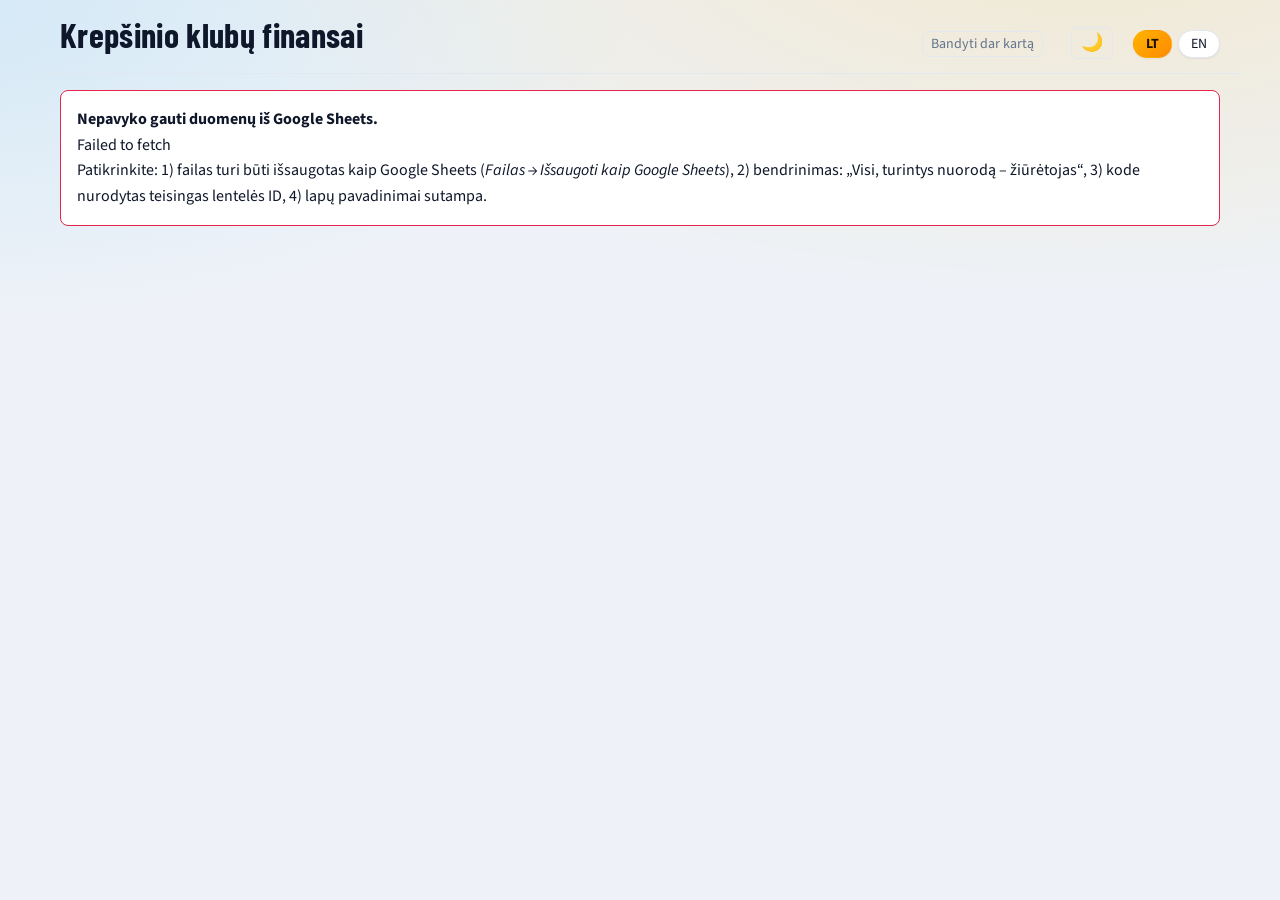
<file: index-12.html>
<!DOCTYPE html>
<html lang="lt">
<head>
<meta charset="utf-8">
<meta name="viewport" content="width=device-width, initial-scale=1">
<title>Krepšinio klubų finansai</title>
<link rel="preconnect" href="https://fonts.googleapis.com">
<link rel="stylesheet" href="https://fonts.googleapis.com/css2?family=Barlow+Condensed:wght@600;700&family=Source+Sans+3:wght@400;600&display=swap">
<style>
:root{--bg:#eef2f8;--card:#fff;--ink:#0f172a;--mute:#64748b;--line:#e2e8f0;--a:#ffb400;--b:#0ea5e9;--pos:#12a150;--neg:#e5254b;--sh:0 1px 2px rgba(15,23,42,.06),0 14px 34px -14px rgba(15,23,42,.25);--hd:'Barlow Condensed','Arial Narrow',sans-serif;--tx:'Source Sans 3',system-ui,sans-serif}
@media(prefers-color-scheme:dark){:root:not([data-t=light]){--bg:#0a1020;--card:#131c30;--ink:#f1f5f9;--mute:#9aa8bf;--line:#223052;--a:#ffc82e;--b:#38bdf8;--pos:#34e39a;--neg:#ff6b86;--sh:0 1px 2px #0008,0 16px 36px -14px #000c}}
:root[data-t=dark]{--bg:#0a1020;--card:#131c30;--ink:#f1f5f9;--mute:#9aa8bf;--line:#223052;--a:#ffc82e;--b:#38bdf8;--pos:#34e39a;--neg:#ff6b86;--sh:0 1px 2px #0008,0 16px 36px -14px #000c}
*{box-sizing:border-box}
body{margin:0;background:var(--bg);color:var(--ink);font:16px/1.45 var(--tx)}
header{display:flex;flex-wrap:wrap;gap:8px 20px;align-items:baseline;padding:18px 20px 0;max-width:1200px;margin:auto}
h1{font:700 34px/1 var(--hd);margin:0;letter-spacing:.01em}
#st{color:var(--mute);font-size:14px;margin-left:auto}
button{font:inherit;color:inherit;cursor:pointer}
button:focus-visible,input:focus-visible,a:focus-visible{outline:2px solid var(--b);outline-offset:2px}
.ic{background:none;border:1px solid var(--line);border-radius:6px;padding:2px 8px;margin-left:8px}
nav{display:flex;gap:4px;padding:14px 20px 0;max-width:1200px;margin:auto;overflow-x:auto;border-bottom:1px solid var(--line)}
nav button{background:none;border:0;border-bottom:3px solid transparent;font:700 20px var(--hd);padding:6px 12px;color:var(--mute);white-space:nowrap}
nav button[aria-selected=true]{color:var(--ink);border-color:var(--a)}
main{max-width:1200px;margin:auto;padding:16px 20px 60px}
.bar{display:flex;flex-wrap:wrap;gap:8px;align-items:center;margin-bottom:10px}
.chip{border:1px solid var(--line);background:var(--card);border-radius:99px;padding:3px 12px;font-size:14px}
.chip[aria-pressed=true]{background:var(--ink);color:var(--bg);border-color:var(--ink)}
input[type=search]{font:inherit;background:var(--card);color:var(--ink);border:1px solid var(--line);border-radius:8px;padding:6px 10px;min-width:200px;margin-left:auto}
.sum{color:var(--mute);font-size:14px;margin:0 0 10px}
.tw{overflow-x:auto;background:var(--card);border:1px solid var(--line);border-radius:8px}
table{border-collapse:collapse;width:100%;font-variant-numeric:tabular-nums}
th,td{padding:8px 12px;text-align:right;border-bottom:1px solid var(--line);white-space:nowrap}
th{font:700 16px var(--hd);color:var(--mute);cursor:pointer;user-select:none;position:sticky;top:0;background:var(--card)}
th.l,td.l{text-align:left}
th[aria-sort]{color:var(--ink)}
td.l{position:sticky;left:0;background:var(--card)}
td small{display:block;color:var(--mute);font-size:12px;line-height:1.1}
tr:last-child td{border-bottom:0}
.sh{display:inline-flex;align-items:center;gap:8px}
.sh i{display:inline-block;width:70px;height:8px;background:var(--b);border-radius:2px;overflow:hidden;opacity:.9}
.sh i b{display:block;height:100%;background:var(--a)}
.pos{color:var(--pos)}.neg{color:var(--neg)}.na{color:var(--mute)}
td a{margin-right:6px;color:var(--b)}
.cards{display:grid;grid-template-columns:repeat(auto-fill,minmax(300px,1fr));gap:12px}
.card{background:var(--card);border:1px solid var(--line);border-radius:8px;padding:14px 16px}
.card h3{font:700 22px var(--hd);margin:0 0 6px}.card h3 span{color:var(--mute);font-size:16px;margin-left:6px}
.card p{margin:0 0 8px;font-size:15px}
.msg{background:var(--card);border:1px solid var(--neg);border-radius:8px;padding:16px;line-height:1.6}
tr.c,tr.pc{cursor:pointer}tr.c:hover td,tr.pc:hover td{background:color-mix(in srgb,var(--a) 12%,var(--card))}
.cl{display:flex;align-items:center}.lw{display:inline-grid;margin-right:10px;flex:none}.lw>*{grid-area:1/1;margin:0}
.lg{width:30px;height:30px;border-radius:50%;object-fit:contain;background:#fff}.in{display:inline-flex;align-items:center;justify-content:center;color:#fff;font:700 12px var(--hd)}
#md{position:fixed;inset:0;background:#000a;display:none;align-items:flex-end;justify-content:center;z-index:9}#md.o{display:flex}
.sheet{background:var(--bg);width:min(900px,100%);max-height:92vh;overflow:auto;border-radius:14px 14px 0 0;padding:18px 20px 28px}
@media(min-width:800px){#md{align-items:center}.sheet{border-radius:14px}}
.kp{display:grid;grid-template-columns:repeat(auto-fit,minmax(140px,1fr));gap:10px;margin:12px 0}
.kp div{background:var(--card);border:1px solid var(--line);border-radius:8px;padding:8px 12px}.kp small{display:block;color:var(--mute);font-size:12px}.kp b{font:700 24px var(--hd)}
h2,h3{font-family:var(--hd);margin:8px 0 4px}h2{font-size:30px;margin:0}.top{display:flex;gap:8px;margin-bottom:10px}.top button{margin-left:auto}
.top button,.lk{border:1px solid var(--line);background:var(--card);border-radius:8px;padding:4px 12px;color:var(--ink);text-decoration:none;font-size:14px}
iframe{width:100%;height:calc(100vh - 150px);min-height:620px;border:1px solid var(--line);border-radius:8px;background:#fff}
#lang{display:flex;gap:6px}.pf{position:relative;cursor:help;border-bottom:1px dotted var(--mute)}.tip{display:none;position:absolute;left:0;top:140%;z-index:5;width:min(380px,80vw);background:var(--card);color:var(--ink);border:1px solid var(--line);border-radius:8px;padding:8px 10px;font-size:14px;line-height:1.4;box-shadow:0 6px 20px #0005}.pf:hover .tip,.pf:focus .tip{display:block}
body{background:radial-gradient(900px 380px at 85% -8%,color-mix(in srgb,var(--a) 16%,transparent),transparent),radial-gradient(700px 320px at -5% 0,color-mix(in srgb,var(--b) 12%,transparent),transparent),var(--bg);background-attachment:fixed}
.tw,.kp div,.card,.sheet,.chip{box-shadow:var(--sh)}.chip{border-radius:99px}.chip[aria-pressed=true]{background:linear-gradient(135deg,var(--a),#ff8a00);color:#1b1300;border-color:transparent;font-weight:700}
.pos,.neg{display:inline-block;padding:1px 10px;border-radius:99px;font-weight:700}.pos{color:var(--pos);background:color-mix(in srgb,var(--pos) 18%,transparent)}.neg{color:var(--neg);background:color-mix(in srgb,var(--neg) 18%,transparent)}
.sh i{background:color-mix(in srgb,var(--b) 28%,transparent);height:9px;border-radius:9px}.sh i b{background:linear-gradient(90deg,#ffd54a,#ff8a00);border-radius:9px}
.kp b{background:linear-gradient(135deg,var(--ink),color-mix(in srgb,var(--ink) 55%,var(--b)));-webkit-background-clip:text;background-clip:text;-webkit-text-fill-color:transparent}.kp b .pos,.kp b .neg{-webkit-text-fill-color:currentColor}
#th{font-size:18px;padding:2px 9px}.rl{height:44px;max-width:130px;object-fit:contain;background:#fff;border-radius:10px;padding:4px;box-shadow:var(--sh)}
.sx{position:relative;display:inline-block;margin-bottom:8px}.sx .opts{display:none;position:absolute;left:0;top:calc(100% - 2px);z-index:6;padding:10px;gap:6px;flex-wrap:wrap;width:min(430px,88vw);background:var(--card);border:1px solid var(--line);border-radius:14px;box-shadow:var(--sh)}.sx:hover .opts,.sx:focus-within .opts{display:flex}
.ms{display:none;font:inherit;background:var(--card);color:var(--ink);border:1px solid var(--line);border-radius:10px;padding:8px 10px;margin:0 0 10px;width:100%}
@media(max-width:720px){
 header{padding:14px 14px 0}h1{font-size:28px}#st{margin-left:0;width:100%}main{padding:12px 12px 60px}nav{padding:10px 12px 0}
 .bar{gap:6px}.bar.n{flex-wrap:nowrap;overflow-x:auto;padding-bottom:6px}.bar.n .chip{white-space:nowrap;flex:none}input[type=search]{width:100%;margin:0}
 .ms{display:block}.sum{font-size:13px}
 .tw{background:transparent;border:0;box-shadow:none;overflow:visible}
 .tw table,.tw tbody,.tw tr,.tw td{display:block}.tw thead{display:none}
 .tw tr{display:grid;grid-template-columns:1fr 1fr;gap:10px 14px;background:var(--card);border:1px solid var(--line);border-radius:16px;box-shadow:var(--sh);padding:14px;margin-bottom:12px}
 .tw td{border:0;padding:0;text-align:left;white-space:normal;position:static;background:transparent}
 .tw td.l{grid-column:1/-1;font-size:18px}.tw td.l small{display:inline}
 .tw td[data-lb]:not(.l)::before{content:attr(data-lb);display:block;color:var(--mute);font-size:11px;font-weight:600;text-transform:uppercase;letter-spacing:.05em;margin-bottom:1px}
 .tw tr:hover td{background:transparent}.tw tr.c:active,.tw tr.pc:active{transform:scale(.99)}
 #md{align-items:flex-end}.sheet{max-height:94vh;padding:14px 14px 30px;border-radius:20px 20px 0 0}h2{font-size:26px}
 .kp{grid-template-columns:1fr 1fr;gap:8px}.kp b{font-size:21px}.kp small{font-size:11px}
 .sx .opts{position:fixed;left:12px;right:12px;top:auto;bottom:12px;width:auto}
}
@media(max-width:720px){.tw.ch{background:var(--card);border:1px solid var(--line);box-shadow:var(--sh);border-radius:14px}.rl{height:38px;max-width:84px}.cl h2{overflow-wrap:anywhere}}
</style>
</head>
<body>
<header><h1 id="h1">Krepšinio klubų finansai</h1><span id="st">Kraunama…</span><button class="ic" id="th" aria-label="Tema"></button><span id="lang"><button class="chip" data-l="lt">LT</button> <button class="chip" data-l="en">EN</button></span></header>
<nav role="tablist" id="tabs"></nav>
<main id="out"></main>
<div id="md" aria-modal="true" role="dialog"><div class="sheet" id="sh"></div></div>
<script>
// ---- Nustatymai: Google lentelės ID (turi būti tikra Google Sheets lentelė, ne .xlsx) ----
const SHEET_ID="1cWx_skBNVz6XwtdFsHNX5Jhd2TwRLFiY";
// Kiekvienam lapui – galimi pavadinimai (su „/" ir be). Pirmas tinkamas naudojamas.
const SHEETS={b27:["Budgets 26/27","Budgets 2627"],b26:["Budgets 25/26","Budgets 2526"],w26:["World 25/26","World 2526"],att:["Attendance 25/26","Attendance 2526","Attendance"],sal:["Player Salaries"],hist:["Historical Budgets"]};
const C="Australia|Australija|AU;Austria|Austrija|AT;Belgium|Belgija|BE;Bosnia and Herzegovina|Bosnija ir Hercegovina|BA;Croatia|Kroatija|HR;Czech Republic|Čekija|CZ;Denmark|Danija|DK;Estonia|Estija|EE;Finland|Suomija|FI;France|Prancūzija|FR;Germany|Vokietija|DE;Greece|Graikija|GR;Hungary|Vengrija|HU;Israel|Izraelis|IL;Italy|Italija|IT;Japan|Japonija|JP;Latvia|Latvija|LV;Lithuania|Lietuva|LT;Montenegro|Juodkalnija|ME;North Macedonia|Šiaurės Makedonija|MK;Poland|Lenkija|PL;Portugal|Portugalija|PT;Romania|Rumunija|RO;Serbia|Serbija|RS;Slovakia|Slovakija|SK;Slovenia|Slovėnija|SI;Spain|Ispanija|ES;Turkey|Turkija|TR;United Arab Emirates|Jungtiniai Arabų Emyratai|AE;United Kingdom|Jungtinė Karalystė|GB;Ukraine|Ukraina|UA;Bulgaria|Bulgarija|BG;Georgia|Gruzija|GE;Cyprus|Kipras|CY;Netherlands|Nyderlandai|NL;Switzerland|Šveicarija|CH;Sweden|Švedija|SE;Norway|Norvegija|NO;Iceland|Islandija|IS;Kosovo|Kosovas|XK;Azerbaijan|Azerbaidžanas|AZ;Ireland|Airija|IE;Albania|Albanija|AL;Russia|Rusija|RU".split(";").map(s=>s.split("|"));
const NAT=Object.fromEntries(C.map(c=>[c[0],c[1]])),FL=Object.fromEntries(C.map(c=>[c[1],c[2]]));
const flag=n=>FL[n]?String.fromCodePoint(...[...FL[n]].map(c=>127397+c.charCodeAt(0)))+" ":"";
let nf=new Intl.NumberFormat("lt-LT",{maximumFractionDigits:0});
const eur=n=>n==null?"–":nf.format(n)+" €";
const esc=s=>String(s??"").replace(/[&<>"]/g,c=>({"&":"&amp;","<":"&lt;",">":"&gt;",'"':"&quot;"}[c]));
const norm=s=>String(s).toLowerCase().normalize("NFD").replace(/[^a-z0-9]/g,"");
const nat=n=>NAT[n]||n;
const num=v=>{if(v==null)return null;const s=String(v).replace(/[\s\u00a0€$%]/g,"").replace(/,/g,"");if(!/^-?\d/.test(s))return null;const n=parseFloat(s);return isNaN(n)?null:n};
const txt=v=>{const s=String(v??"").trim();return(s===""||s==="-"||s[0]==="#")?"":s};
function csv(t){const R=[];let r=[],c="",q=0;for(let i=0;i<t.length;i++){const h=t[i];
 if(q){if(h=='"'){if(t[i+1]=='"'){c+='"';i++}else q=0}else c+=h}
 else if(h=='"')q=1;else if(h==","){r.push(c);c=""}else if(h=="\n"){r.push(c);R.push(r);r=[];c=""}else if(h!="\r")c+=h}
 if(c||r.length){r.push(c);R.push(r)}return R}
let DEF;
async function raw(n){
 const res=await fetch(`https://docs.google.com/spreadsheets/d/${SHEET_ID}/gviz/tq?tqx=out:csv&headers=0&sheet=${encodeURIComponent(n)}`);
 const t=await res.text();
 if(!res.ok||/^\s*</.test(t))throw new Error(`Lapas „${n}" neatsidaro (HTTP ${res.status})`);
 return t}
// Jei lapo pavadinimas neegzistuoja, Google tyliai grąžina pirmą lapą – tokį atsakymą atmetame
async function load(names,first){
 for(const n of names){const t=await raw(n);if(first||t!==DEF)return csv(t)}
 throw new Error(`Lapas „${names[0]}" nerastas – patikrinkite jo pavadinimą lentelėje`)}
// Suranda lenteles, kurių antraštės eilutė prasideda reikšme hdr antrame stulpelyje
function blocks(rows,hdr){const out=[];let title="";
 for(let i=0;i<rows.length;i++){const a=(rows[i][1]||"").trim();
  if(a===hdr){const h=rows[i].map(x=>x.trim()),d=[];let j=i+1;
   while(j<rows.length){const b=(rows[j][1]||"").trim();if(!b||b===hdr||/^Vidurkis/.test(b))break;d.push(rows[j]);j++}
   out.push({title,h,d});i=j-1}
  else if(a)title=a}
 return out}
const ix=(h,re)=>h.findIndex(x=>re.test(x));
function budgets(rows,season,world){const o=[];
 for(const b of blocks(rows,"Nation")){/* Google CSV „pameta" antraštes skaitinių stulpelių viršuje, todėl stulpeliai imami pagal vietą: B šalis, C klubas, D biudžetas, E algos, H vieta, I Europa, J+ šaltiniai */
  const sn=season==="H"?(b.title.match(/(\d\d)\s*\/\s*(\d\d)\s*$/)||[]).slice(1).join("/"):season;if(!sn)continue;
  const q=season==="26/27"?1:0,c={n:1,club:2,t:3,s:4,p:6+q,e:7+q};
  const src=[8,9,10,11,12].map(i=>i+q);
  for(const r of b.d){if(!txt(r[c.club]))continue;
   o.push({season:sn,nation:nat(r[1].trim()),club:r[c.club].trim(),total:num(r[c.t]),sal:num(r[c.s]),place:num(r[c.p]),eu:txt(r[c.e]).replace(/^https?:.*/,""),src:src.map(i=>(r[i]||"").trim()).filter(u=>/^https?:/.test(u))})}}
 return o}
const AD={French:"France",German:"Germany",Spanish:"Spain",Italian:"Italy",Lithuanian:"Lithuania",Greek:"Greece",Turkish:"Turkey",Israeli:"Israel",Polish:"Poland",Serbian:"Serbia",Latvian:"Latvia",Estonian:"Estonia",Finnish:"Finland"};
const fr=v=>{const n=num(v);return n==null?null:/%/.test(String(v))||n>1.5?n/100:n};
function attendance(rows){const o=[];let title="";
 for(const r of rows){const a=(r[1]||"").trim();if(!a||a==="Club"||a==="Klubas")continue;
  if(num(r[5])==null&&num(r[6])==null){title=a;continue}
  const m=title.match(/^(\w+) league/i),nation=m&&AD[m[1]]?nat(AD[m[1]]):title.replace(/\s*\(.*/,"").replace(/ league$/i,"");
  const nums=String(r[6]).split("/").map(num).filter(x=>x!=null),avg=num(r[5]),cap=nums.length?nums[nums.length-1]:null;
  o.push({nation,club:a,city:txt(r[2]),avg,cap,fill:fr(r[7])??(avg!=null&&cap?avg/cap:null),expE:num(r[11]),idxE:num(r[12]),expL:num(r[13]),idxL:num(r[14]),profile:txt(r[15]),place:num(r[16])})}
 return o}
function salaries(rows){const o=[];
 for(const b of blocks(rows,"Role")){const g=i=>i;
  for(const r of b.d){if(!txt(r[2]))continue;
   o.push({role:r[1].trim(),name:r[2].trim(),country:nat((r[3]||"").trim()),team:txt(r[4]),season:txt(r[5]),value:num(r[6]),len:txt(r[7]),month:num(r[8]),src:(r[9]||"").trim()})}}
 return o}
function taxes(rows){return rows.filter(r=>txt(r[3])&&!/^https?:/.test(r[1])).map(r=>({country:r[1].trim(),season:txt(r[2]),text:r[3].trim(),src:(r[4]||"").trim()}))}

const EN={"Krepšinio klubų finansai":"Basketball Club Finances","Kraunama…":"Loading…","Atnaujinta":"Updated","Atnaujinti":"Refresh","Bandyti dar kartą":"Try again","Nepavyko gauti duomenų iš Google Sheets.":"Could not load data from Google Sheets.","Biudžetai":"Budgets","Biudžeto pokytis (€)":"Budget change (€)","Lankomumas":"Attendance","Žaidėjų algos":"Player salaries","Mokesčių skaičiuoklė":"Tax calculator","Klubas":"Club","Bendras biudžetas":"Total budget","Atlyginimų biudžetas":"Salary budget","Atlyginimų dalis":"Salary share","Pokytis pagal praėjusį sezoną":"Change vs previous season","Pokytis":"Change","Vieta lygoje":"League place","Europos turnyras":"European competition","Europa":"Europe","Šaltiniai":"Sources","Šaltinis":"Source","nuoroda":"link","Vid. lankomumas":"Avg. attendance","Užpildymas":"Filling rate","Profilis":"Profile","Žaidėjas / treneris":"Player / coach","Komanda":"Team","Šalis":"Country","Sezonas":"Season","sezonas":"season","Sutarties vertė":"Contract value","Trukmė":"Length","Mėnesio alga":"Monthly salary","Visos":"All","Ieškoti…":"Search…","Paieška":"Search","įrašų, iš jų pilnų duomenų:":"records, with complete data:","vidutinė atlyginimų dalis":"average salary share","(iš ":"(of ","Rodoma pirmos 300 eilučių – siaurinkite paieška ar filtru.":"Showing the first 300 rows – narrow down with search or filter.","Tušti langeliai rodomi „–“ ir į vidurkius neįtraukiami.":"Empty cells are shown as “–” and excluded from averages.","Nieko nerasta":"Nothing found","Uždaryti":"Close","← Atgal":"← Back","Lankomumas 2025/26":"Attendance 2025/26","Galima arenos talpa":"Available arena capacity","Tikėtinas lankomumas tokioje rinkoje (Europos kontekste)":"Expected attendance for such a market (European context)","Tikėtinas lankomumas savos lygos kontekste":"Expected attendance in own-league context","Lankomumo indeksas vs Europa":"Attendance index vs Europe","Lankomumo indeksas vs savo lyga":"Attendance index vs own league","Žaidėjai ir algos":"Players and salaries","Vardas":"Name","Rolė":"Role","Spauskite žaidėją, kad matytumėte visą algų istoriją.":"Click a player to see the full salary history.","Mėnesio algos pokytis (€)":"Monthly salary change (€)","Algų istorija":"Salary history","įrašų:":"records:","čempionai":"champions"};
C.forEach(c=>EN[c[1]]=c[0]);
const PAIRS=Object.entries(EN).sort((x,y)=>y[0].length-x[0].length).map(([k,v])=>[new RegExp("(?<![\\p{L}])"+k.replace(/[.*+?^${}()|[\]\\]/g,"\\$&")+"(?![\\p{L}])","gu"),v]);
let LANG=(()=>{try{return localStorage.getItem("lang")||"lt"}catch(e){return"lt"}})(),stH="";
const tr=s=>LANG==="en"?PAIRS.reduce((a,[re,v])=>a.replace(re,v),s):s;
const setSt=s=>{stH=s;$("st").innerHTML=tr(s)};
function setLang(l){LANG=l;try{localStorage.setItem("lang",l)}catch(e){}
 nf=new Intl.NumberFormat(l==="en"?"en-GB":"lt-LT",{maximumFractionDigits:0});document.documentElement.lang=l;
 $("h1").textContent=tr("Krepšinio klubų finansai");document.title=$("h1").textContent;
 document.querySelectorAll("#lang button").forEach(b=>b.setAttribute("aria-pressed",b.dataset.l===l));
 setSt(stH);H=[];draw();if(D.bud)render()}
// ---- Būsena ir atvaizdavimas ----
const RL='<img class="rl" src="https://rytasvilnius.lt/en/wp-content/uploads/sites/3/2024/07/rytas.png" alt="Rytas" onerror="this.remove()">';
const cmp=v=>v>=1e6?(v/1e6).toFixed(v>=1e7?0:1)+"M":Math.round(v/1000)+"k";
function chart(it,sel,aria){const n=it.length,d=n>9,st=d?28:36,bw=d?18:22,f=d?10.5:10,mx=Math.max(...it.map(x=>x.v||0),1),w=n*st+14;
 return`<div class="tw ch" style="padding:8px 10px"><svg viewBox="0 0 ${w} 126" style="display:block;width:100%;max-width:${Math.max(220,w)}px;height:auto" role="img" aria-label="${aria}"><defs><linearGradient id="gy" x1="0" y1="0" x2="0" y2="1"><stop offset="0" stop-color="#ffd84d"/><stop offset="1" stop-color="#ff8a00"/></linearGradient></defs>${it.map((p,i)=>{const x=i*st+8,c=x+bw/2,bh=p.v?p.v/mx*56:0,s=p.l===sel;
  return`<g><title>${esc(p.t)}</title><rect x="${x}" y="${88-bh}" width="${bw}" height="${Math.max(bh,2)}" rx="4" fill="url(#gy)" ${s?'stroke="var(--ink)" stroke-width="2"':'opacity=".92"'}/>${s?`<text x="${c}" y="${68-bh}" text-anchor="middle" font-size="9" fill="var(--ink)">▼</text>`:""}${(!d||s)?`<text x="${c}" y="${83-bh}" text-anchor="middle" font-size="${f}" font-weight="${s?800:500}" fill="var(--ink)">${p.v?cmp(p.v):"–"}</text>`:""}${(!d||s||i%2===0)?`<text x="${c}" y="103" text-anchor="middle" font-size="${f}" font-weight="${s?800:400}" fill="${s?"var(--ink)":"var(--mute)"}">${esc(p.l)}</text>`:""}${p.s&&!d?`<text x="${c}" y="116" text-anchor="middle" font-size="8" fill="var(--mute)">${esc(p.s)}</text>`:""}</g>`}).join("")}</svg></div>`}
const sx=(cur,list,mk)=>list.length>1?`<div class="sx"><button class="chip cur" aria-pressed="true">${cur} ▾</button><div class="opts">${list.map(mk).join("")}</div></div>`:`<button class="chip" aria-pressed="true">${cur}</button>`;
let TH=(()=>{try{return localStorage.getItem("theme")||""}catch(e){return""}})();
const isDark=()=>TH?TH==="dark":matchMedia("(prefers-color-scheme:dark)").matches;
function syncTheme(){const f=document.querySelector("iframe");try{f.contentDocument.documentElement.setAttribute("data-t",isDark()?"dark":"light")}catch(e){}}
function setTheme(t){TH=t;document.documentElement.setAttribute("data-t",t);try{localStorage.setItem("theme",t)}catch(e){}$("th").textContent=isDark()?"☀️":"🌙";syncTheme()}
let LOGOS={},V=[],H=[];
const tk=s=>String(s||"").toLowerCase().normalize("NFD").replace(/[\u0300-\u036f]/g,"").split(/[^a-z0-9]+/).filter(Boolean);
const same=(a,b)=>{const x=tk(a),y=tk(b);if(!x.length||!y.length)return false;if(x.join("")===y.join(""))return true;const[s,l]=x.length<=y.length?[x,y]:[y,x];return s.join("").length>3&&s.every(w=>l.includes(w))};
const logo=n=>{const u=LOGOS[norm(n)],i=n.split(/\s+/).slice(0,2).map(w=>w[0]).join("").toUpperCase();
 return`<span class="lw"><span class="lg in" style="background:hsl(${[...n].reduce((a,c)=>(a*31+c.charCodeAt(0))%360,7)} 40% 38%)">${esc(i)}</span>${u?`<img class="lg" src="${esc(u)}" alt="" loading="lazy" onerror="this.remove()">`:""}</span>`};
const n0=n=>n==null?"–":nf.format(n),f2=n=>n==null?"–":n.toFixed(2).replace(".",LANG==="en"?".":",");
const PROF=[
[/strong in europe and own/i,"Stipri Europoje ir savo lygoje","Pritraukia aiškiai daugiau žiūrovų nei tikėtasi – ir savo lygoje, ir palyginus su Europos klubais. Pagal bet kokį matą – vienas geriausiai žiūrovus pritraukiančių klubų.","Draws clearly more fans than expected, both in its own league and compared with clubs across Europe. A top fan-attraction club by any measure."],
[/strong in own league.*line with europe/i,"Stipri savo lygoje, atitinka Europos lygį","Lenkia panašaus dydžio rinkos šalies varžovus ir pritraukia maždaug tiek žiūrovų, kiek tipiškas tokio dydžio Europos klubas.","Outperforms its domestic rivals of similar market size and draws about as many fans as a typical European club of its size."],
[/strong (for its|in own) league.*below|strong for its league/i,"Stipri savo lygoje (žemiau Europos)","Išsiskiria savo lygoje, bet visa lyga pritraukia mažiau žiūrovų nei kitos, todėl klubas vis tiek atsilieka nuo panašių Europos klubų.","A standout in its own league, but the league as a whole draws fewer fans than others, so the club still trails comparable European clubs."],
[/in line with own league.*above/i,"Atitinka savo lygą, aukščiau Europos","Pritraukia maždaug tiek, kiek tikimasi savo lygoje. Kadangi lyga populiari, klubas vis tiek viršija Europos vidurkį.","Draws about what's expected in its own league. Because that league is popular, this still puts the club above the European average."],
[/in line with expectations/i,"Atitinka lūkesčius (lyga ir Europa)","Pritraukia maždaug tiek žiūrovų, kiek tikėtasi – ir savo lygoje, ir Europoje. Nei išsiskiria, nei atsilieka.","Draws about as many fans as expected, both in its own league and across Europe. Neither a standout nor a laggard."],
[/in line with own league.*below/i,"Atitinka savo lygą, žemiau Europos","Rodo tikėtą rezultatą tarp šalies varžovų, bet jo lyga pritraukia mažiau žiūrovų nei kitos, todėl atsilieka nuo panašių Europos klubų.","Performs as expected among domestic rivals, but its league draws fewer fans than others, so it falls short of comparable European clubs."],
[/capacity/i,"Apribota talpos (arena pilna)","Lankomumas mažesnis nei tikėtasi, bet arena beveik pilna per kiekvienas rungtynes. Skaičius riboja pastatas, o ne susidomėjimo trūkumas; tikroji paklausa tikriausiai didesnė.","Attendance is below expected, but the arena is nearly full every game. The building, not a lack of interest, holds the numbers back; real demand is likely higher."],
[/helped by/i,"Padeda stipri lyga (yra tuščių vietų)","Pritraukia mažiau žiūrovų nei tikėtasi savo lygoje, arenoje yra tuščių vietų, bet bendras lygos populiarumas išlaiko klubą Europos vidurkio lygyje ar aukščiau.","Draws fewer fans than expected for its league, with empty seats in the arena, but the league's overall popularity keeps it at or above the European average."],
[/low interest/i,"Mažas susidomėjimas (yra tuščių vietų)","Pritraukia mažiau žiūrovų nei tikėtasi ir savo lygoje, ir Europoje, arenoje yra tuščių vietų. Silpniausias žiūrovų pritraukimas šiame palyginime.","Draws fewer fans than expected in its own league and across Europe, and its arena has empty seats. Weakest fan attraction in the comparison."]];
const pf=p=>PROF.find(x=>x[0].test(p||"")),pl=p=>{const x=pf(p);return LANG==="lt"&&x?x[1]:p},pd=p=>{const x=pf(p);return x?(LANG==="lt"?x[2]:x[3]):""};
const attBlock=a=>`<h3>Lankomumas 2025/26</h3><div class="kp">${kp("Vid. lankomumas",n0(a.avg))}${kp("Galima arenos talpa",n0(a.cap))}${kp("Užpildymas",pct(a.fill))}</div><div class="kp">${kp("Tikėtinas lankomumas tokioje rinkoje (Europos kontekste)",n0(a.expE))}${kp("Lankomumo indeksas vs Europa",f2(a.idxE))}</div><div class="kp">${kp("Tikėtinas lankomumas savos lygos kontekste",n0(a.expL))}${kp("Lankomumo indeksas vs savo lyga",f2(a.idxL))}</div>${a.profile?`<p class="sum"><b>Profilis:</b> <span class="pf" tabindex="0">${esc(pl(a.profile))}${pd(a.profile)?` ⓘ<span class="tip">${esc(pd(a.profile))}</span>`:""}</span></p>`:""}`;
const kp=(l,v)=>`<div><small>${l}</small><b>${v}</b></div>`;
const pct=n=>n==null?"–":Math.round(n*100)+"%";
const cell=r=>`<span title="${esc(r.nation)}">${flag(r.nation)}</span><b>${esc(r.club)}</b>`;
function show(html){H.push(html);draw()}
function draw(){const m=$("md");if(!H.length){m.classList.remove("o");return}
 $("sh").innerHTML=tr(`<div class="top">${H.length>1?'<button id="bk" style="margin:0">← Atgal</button>':""}<button id="cl">Uždaryti ✕</button></div>`+H[H.length-1]);m.classList.add("o")}
function club(name,nation,season,rep,mode){
 if(rep)H.pop();
 const m=r=>(!nation||r.nation===nation)&&same(r.club,name),b=budgetRows(season).find(m),a=season==="25/26"&&D.att.find(m),at=mode==="att";
 const ps=at?[]:D.sal.filter(p=>p.season===season&&same(p.team,name)).sort((x,y)=>(y.month||0)-(x.month||0)),nm=b?b.club:a?a.club:name,nt=b?b.nation:a?a.nation:nation,
 ss=at?[]:[...new Set([...D.bud.filter(m).map(r=>r.season),...D.sal.filter(p=>same(p.team,name)).map(p=>p.season),...(D.att.some(m)?["25/26"]:[])])].filter(Boolean).sort().reverse();
 const bh=[...new Map(D.bud.filter(m).filter(r=>r.total!=null).sort((x,y)=>x.season.localeCompare(y.season)).map(r=>[r.season,r])).values()];
 show(`<div class="cl" style="gap:12px;flex-wrap:nowrap">${/rytas/i.test(nm)?RL:""}<h2 style="min-width:0">${esc(nm)}</h2></div><p class="sum">${flag(nt)}${esc(nt)} · sezonas ${season}</p>`
 +(ss.length>1?sx(season,ss,s=>`<button class="chip" data-cs="${s}" data-n="${esc(name)}" data-nat="${esc(nation)}" aria-pressed="${s===season}">${s}</button>`):"")
 +(/rytas/i.test(nm)?`<div class="bar">${["BCL čempionai 2026","Eurocup čempionai 2x","LKL čempionai 7x"].map(t=>`<span class="chip">🏆 ${t}</span>`).join("")}</div><div class="cl" style="gap:14px;margin:4px 0 8px">${[["rytas-1.jpg","Darius Gudelis","CEO"],["rytas-2.jpg","Mindaugas Brazys","President"]].map(([f,n,t])=>`<figure style="margin:0;text-align:center"><img src="${f}" alt="${n}" onerror="this.parentNode.remove()" style="width:64px;height:64px;border-radius:50%;object-fit:cover;object-position:50% 20%"><figcaption class="sum" style="margin:2px 0 0">${n}<br>${t}</figcaption></figure>`).join("")}</div>`:"")
 +(b&&!at?`<div class="kp">${kp("Bendras biudžetas",eur(b.total))}${kp("Atlyginimų biudžetas",eur(b.sal))}${kp("Atlyginimų dalis",pct(b.share))}${b.chg==null?"":kp("Pokytis",`<span class="${b.chg>=0?"pos":"neg"}">${b.chg>=0?"+":""}${pct(b.chg)}</span>`)}${b.place?kp("Vieta lygoje",b.place):""}${b.eu?kp("Europa",esc(b.eu)):""}</div><p class="sum">Šaltiniai: ${links(b)}</p>`:"")
 +(!at&&bh.length>1?"<h3>Biudžeto pokytis (€)</h3>"+chart(bh.map(r=>({l:r.season,v:r.total,s:"",t:r.season+": "+eur(r.total)})),season,"Biudžeto pokytis"):"")
 +(a?attBlock(a):"")
 +(ps.length?`<h3>Žaidėjai ir algos (${season})</h3><div class="tw"><table><thead><tr><th class="l">Vardas</th><th>Rolė</th><th>Mėnesio alga</th><th>Sutarties vertė</th></tr></thead><tbody>${ps.map(p=>`<tr class="pc" data-p="${esc(p.name)}"><td class="l"><b>${esc(p.name)}</b></td><td data-lb="Rolė">${esc(p.role)}</td><td data-lb="Mėnesio alga">${eur(p.month)}</td><td data-lb="Sutarties vertė">${eur(p.value)}</td></tr>`).join("")}</tbody></table></div><p class="sum">Spauskite žaidėją, kad matytumėte visą algų istoriją.</p>`:""))}
function player(name){
 const h=D.sal.filter(p=>norm(p.name)===norm(name)).sort((x,y)=>(x.season||"").localeCompare(y.season||"")),mx=Math.max(...h.map(p=>p.month||0),1),w=Math.max(320,h.length*64);
 const svg=chart(h.map(p=>({l:p.season,v:p.month,s:(p.team||"").slice(0,9),t:(p.team||"")+" "+(p.season||"")})),null,"Mėnesio algos pokytis");
 show(`<h2>${esc(h[0]?h[0].name:name)}</h2><p class="sum">${esc(h[0]?h[0].role+" · "+h[0].country:"")} · įrašų: ${h.length}</p><h3>Mėnesio algos pokytis (€)</h3>${svg}<h3>Algų istorija</h3><div class="tw"><table><thead><tr><th class="l">Sezonas</th><th>Komanda</th><th>Sutarties vertė</th><th>Trukmė</th><th>Mėnesio alga</th><th>Šaltinis</th></tr></thead><tbody>${h.map(p=>`<tr class="pc" data-club="${esc(p.team)}" data-season="${esc(p.season)}"><td class="l">${esc(p.season)||"–"}</td><td data-lb="Komanda">${esc(p.team)||"–"}</td><td data-lb="Sutarties vertė">${eur(p.value)}</td><td data-lb="Trukmė">${esc(p.len)||"–"}</td><td data-lb="Mėnesio alga">${eur(p.month)}</td><td data-lb="Šaltinis">${/^https?:/.test(p.src)?`<a href="${esc(p.src)}" target="_blank" rel="noopener">nuoroda</a>`:"–"}</td></tr>`).join("")}</tbody></table></div>`)}
const D={};const S={tab:"bud",season:"26/27",nation:"",q:"",sort:{bud:["total",-1],att:["avg",-1],sal:["month",-1]}};
const TABS=[["bud","Biudžetai"],["att","Lankomumas"],["sal","Žaidėjų algos"],["tax","Mokesčių skaičiuoklė"]];
const money=k=>({k,v:r=>r[k],f:r=>`<span class="${r[k]==null?"na":""}">${eur(r[k])}</span>`});
const links=r=>(r.src||[]).map((u,i)=>`<a href="${esc(u)}" target="_blank" rel="noopener" title="${esc(u)}">${i+1}</a>`).join("")||'<span class="na">–</span>';
function dedupe(a){const o=[];for(const x of a){
 const m=o.find(y=>y.season===x.season&&(norm(y.club)===norm(x.club)||(y.nation===x.nation&&same(y.club,x.club))));
 if(!m)o.push({...x});else{for(const k in x)if(k!=="src"&&(m[k]==null||m[k]===""))m[k]=x[k];if(x.src)m.src=[...new Set([...(m.src||[]),...x.src])]}}return o}
function budgetRows(se=S.season){
 const key=(s,r)=>s+"|"+r.nation+"|"+norm(r.club),M=new Map(D.bud.map(r=>[key(r.season,r),r])),pv=String(+se.slice(0,2)-1).padStart(2,"0")+"/"+String(+se.slice(3)-1).padStart(2,"0");
 return D.bud.filter(r=>r.season===se).map(r=>{const p=M.get(key(pv,r));
  return{...r,share:r.total&&r.sal!=null?r.sal/r.total:null,chg:r.total&&p&&p.total?r.total/p.total-1:null}})}
const COLS={
 bud:[{k:"club",l:1,label:"Klubas",v:r=>r.club,f:cell},
  {...money("total"),label:"Bendras biudžetas"},{...money("sal"),label:"Atlyginimų biudžetas"},
  {k:"share",label:"Atlyginimų dalis",v:r=>r.share,f:r=>r.share==null?'<span class="na">–</span>':`<span class="sh">${Math.round(r.share*100)}%<i><b style="width:${Math.min(100,r.share*100)}%"></b></i></span>`},
  {k:"chg",label:"Pokytis pagal praėjusį sezoną",v:r=>r.chg,f:r=>r.chg==null?'<span class="na">–</span>':`<span class="${r.chg>=0?"pos":"neg"}">${r.chg>=0?"+":""}${Math.round(r.chg*100)}%</span>`},
  {k:"place",label:"Vieta lygoje",v:r=>r.place,f:r=>r.place??"–"},
  {k:"eu",label:"Europos turnyras",v:r=>r.eu,f:r=>esc(r.eu)||"–"},
  {k:"src",label:"Šaltiniai",nosort:1,v:r=>r.src.length||"",f:links}],
 att:[{k:"club",l:1,label:"Klubas",v:r=>r.club,f:cell},
  {k:"avg",label:"Vid. lankomumas",v:r=>r.avg,f:r=>r.avg==null?"–":nf.format(r.avg)},
  {k:"fill",label:"Užpildymas",v:r=>r.fill,f:r=>r.fill==null?'<span class="na">–</span>':`<span class="sh">${Math.round(r.fill*100)}%<i><b style="width:${Math.min(100,r.fill*100)}%"></b></i></span>`},
  {k:"profile",l:1,label:"Profilis",v:r=>r.profile,f:r=>r.profile?`<span style="display:inline-block;max-width:300px;overflow:hidden;text-overflow:ellipsis;vertical-align:bottom" title="${esc(pl(r.profile))}">${esc(pl(r.profile))}</span>`:"–"}],
 sal:[{k:"name",l:1,label:"Žaidėjas / treneris",v:r=>r.name,f:r=>`<b>${esc(r.name)}</b><small>${esc(r.role)}</small>`},
  {k:"team",label:"Komanda",v:r=>r.team,f:r=>esc(r.team)||"–"},{k:"country",label:"Šalis",v:r=>r.country,f:r=>flag(r.country)+esc(r.country)},
  {k:"season",label:"Sezonas",v:r=>r.season,f:r=>esc(r.season)||"–"},
  {k:"value",label:"Sutarties vertė",v:r=>r.value,f:r=>eur(r.value)},{k:"len",label:"Trukmė",v:r=>r.len,f:r=>esc(r.len)||"–"},
  {k:"month",label:"Mėnesio alga",v:r=>r.month,f:r=>eur(r.month)},
  {k:"src",label:"Šaltinis",nosort:1,v:r=>r.src,f:r=>/^https?:/.test(r.src)?`<a href="${esc(r.src)}" target="_blank" rel="noopener">nuoroda</a>`:"–"}]};
function sorted(rows,key,cols){const[k,d]=S.sort[key],c=cols.find(x=>x.k===k)||cols[0];
 return[...rows].sort((a,b)=>{const x=c.v(a),y=c.v(b),nx=x==null||x==="",ny=y==null||y==="";if(nx||ny)return nx-ny;
  return(typeof x==="string"?x.localeCompare(y,"lt"):x-y)*d})}
function table0(key,all){
 const SEAS=[...new Set(D.bud.filter(r=>r.total!=null||r.sal!=null).map(r=>r.season))].sort().reverse();
 const q=norm(S.q),nations=[...new Set(all.map(r=>r.nation||r.country))].filter(Boolean).sort((x,y)=>x.localeCompare(y,"lt"));
 let rows=all.filter(r=>(!S.nation||(r.nation||r.country)===S.nation)&&(!q||norm([r.club,r.name,r.team,r.nation,r.country].join(" ")).includes(q)));
 const cols=COLS[key].filter(c=>rows.some(r=>{const v=c.v(r);return v!=null&&v!==""})||c.k==="club");
 rows=sorted(rows,key,cols);
 const[sk,sd]=S.sort[key];
 const full=rows.filter(r=>key==="bud"?r.total!=null&&r.sal!=null:key==="att"?r.fill!=null:r.month!=null||r.value!=null).length;
 const sh=rows.filter(r=>r.share!=null),avg=sh.length?Math.round(sh.reduce((s,r)=>s+r.share,0)/sh.length*100):null;
 const seasons=key==="bud"?sx("Sezonas "+S.season,SEAS,s=>`<button class="chip" data-season="${s}" aria-pressed="${S.season===s}">Sezonas ${s}</button>`):"";
 const chips=`<div class="bar"><input type="search" id="q" placeholder="Ieškoti…" value="${esc(S.q)}" aria-label="Paieška" style="margin:0"></div><div class="bar n"><button class="chip" data-nation="" aria-pressed="${!S.nation}">Visos</button>${nations.map(n=>`<button class="chip" data-nation="${esc(n)}" aria-pressed="${S.nation===n}">${flag(n)}${esc(n)}</button>`).join("")}</div>`;
 const head=cols.map(c=>`<th class="${c.l?"l":""}" ${c.nosort?"":`data-k="${c.k}" tabindex="0"`} ${sk===c.k?`aria-sort="${sd>0?"ascending":"descending"}"`:""}>${c.label}${sk===c.k?(sd>0?" ▲":" ▼"):""}</th>`).join("");
 V=rows;const body=rows.slice(0,300).map((r,i)=>`<tr class="c" data-i="${i}">${cols.map(c=>`<td class="${c.l?"l":""}" data-lb="${c.label}">${c.f(r)}</td>`).join("")}</tr>`).join("");
 return`${seasons}${chips}<p class="sum">${rows.length} įrašų, iš jų pilnų duomenų: ${full}${avg!=null?` · vidutinė atlyginimų dalis: ${avg}% (iš ${sh.length})`:""}. ${rows.length>300?" Rodoma pirmos 300 eilučių – siaurinkite paieška ar filtru.":""} Tušti langeliai rodomi „–“ ir į vidurkius neįtraukiami.</p><select id="ms" class="ms">${cols.filter(c=>!c.nosort).map(c=>`<option value="${c.k}"${sk===c.k?" selected":""}>${c.label}</option>`).join("")}</select><div class="tw"><table><thead><tr>${head}</tr></thead><tbody>${body||'<tr><td class="l">Nieko nerasta</td></tr>'}</tbody></table></div>`}
const table=(k,a)=>tr(table0(k,a));
function render(){
 $tabs.innerHTML=TABS.map(([k,l])=>`<button role="tab" data-tab="${k}" aria-selected="${S.tab===k}">${tr(l)}</button>`).join("");
 const f=document.activeElement&&document.activeElement.id==="q";
 out.innerHTML=S.tab==="tax"?'<iframe src="basketball_tax_calculator_2026.html" title="Mokesčių skaičiuoklė" onload="syncTheme()"></iframe>'
  :table(S.tab,S.tab==="bud"?budgetRows():D[S.tab]);
 if(f){const i=$("q");i.focus();i.setSelectionRange(i.value.length,i.value.length)}}
const $=id=>document.getElementById(id),$tabs=$("tabs"),out=$("out");
document.addEventListener("click",e=>{if(e.target.id==="md"){H=[];return draw()}
 if(e.target.closest("a"))return;
 const t=e.target.closest("#th,[data-l],#cl,#bk,tr.c,[data-p],[data-club],[data-tab],[data-nation],[data-season],th[data-k],[data-cs],#reload");if(!t)return;
 if(t.id==="th")return setTheme(isDark()?"light":"dark");
 if(t.dataset.l)return setLang(t.dataset.l);
 if(t.id==="cl"){H=[];return draw()}if(t.id==="bk"){H.pop();return draw()}
 if(t.matches("tr.c")){const r=V[+t.dataset.i];return S.tab==="sal"?player(r.name):club(r.club,r.nation,S.tab==="att"?"25/26":r.season,0,S.tab==="att"?"att":"")}
 if(t.dataset.cs)return club(t.dataset.n,NAT[t.dataset.nat]||t.dataset.nat,t.dataset.cs,1);
 if(t.dataset.p)return player(t.dataset.p);
 if(t.dataset.club!==undefined)return club(t.dataset.club,"",t.dataset.season);
 if(t.dataset.tab){S.tab=t.dataset.tab;S.nation="";S.q=""}
 else if(t.dataset.nation!==undefined)S.nation=NAT[t.dataset.nation]||t.dataset.nation;
 else if(t.dataset.season)S.season=t.dataset.season;
 else if(t.dataset.k){const s=S.sort[S.tab];S.sort[S.tab]=[t.dataset.k,s[0]===t.dataset.k?-s[1]:(t.dataset.k==="club"||t.dataset.k==="name"?1:-1)]}
 else return start();
 render()});
document.addEventListener("keydown",e=>{if(e.key==="Escape"){H=[];draw()}if(e.key==="Enter"&&e.target.matches("th[data-k]"))e.target.click()});
document.addEventListener("change",e=>{if(e.target.id==="ms"){const k=e.target.value;S.sort[S.tab]=[k,k==="club"||k==="name"?1:-1];render()}});
document.addEventListener("input",e=>{if(e.target.id==="q"){S.q=e.target.value;render()}});
async function start(){
 setSt("Kraunama…");
 try{
  DEF=await raw("__nera_tokio_lapo__");
  const[a,b,w,at,sa,hi]=await Promise.all(Object.values(SHEETS).map((n,i)=>{const q=load(n,i===0);return n[0]==="Historical Budgets"?q.catch(()=>[]):q}));
  D.bud=dedupe([...budgets(a,"26/27"),...budgets(b,"25/26"),...budgets(w,"25/26"),...budgets(hi,"H")]);D.att=dedupe(attendance(at));D.sal=salaries(sa);try{LOGOS=Object.fromEntries(Object.entries(await(await fetch("logos.json")).json()).map(([k,v])=>[norm(k),v]))}catch(e){}
  setSt(`Atnaujinta ${new Date().toLocaleTimeString("lt-LT",{hour:"2-digit",minute:"2-digit"})}<button class="ic" id="reload" title="Perkrauti duomenis iš lentelės">Atnaujinti</button>`);
  render()
 }catch(err){
  setSt('<button class="ic" id="reload">Bandyti dar kartą</button>');
  out.innerHTML=`<div class="msg"><b>Nepavyko gauti duomenų iš Google Sheets.</b><br>${esc(err.message)}<br>Patikrinkite: 1) failas turi būti išsaugotas kaip Google Sheets (<i>Failas → Išsaugoti kaip Google Sheets</i>), 2) bendrinimas: „Visi, turintys nuorodą – žiūrėtojas“, 3) kode nurodytas teisingas lentelės ID, 4) lapų pavadinimai sutampa.</div>`}}
if(TH)document.documentElement.setAttribute("data-t",TH);$("th").textContent=isDark()?"☀️":"🌙";
setLang(LANG);
start();
</script>
</body>
</html>
</file>
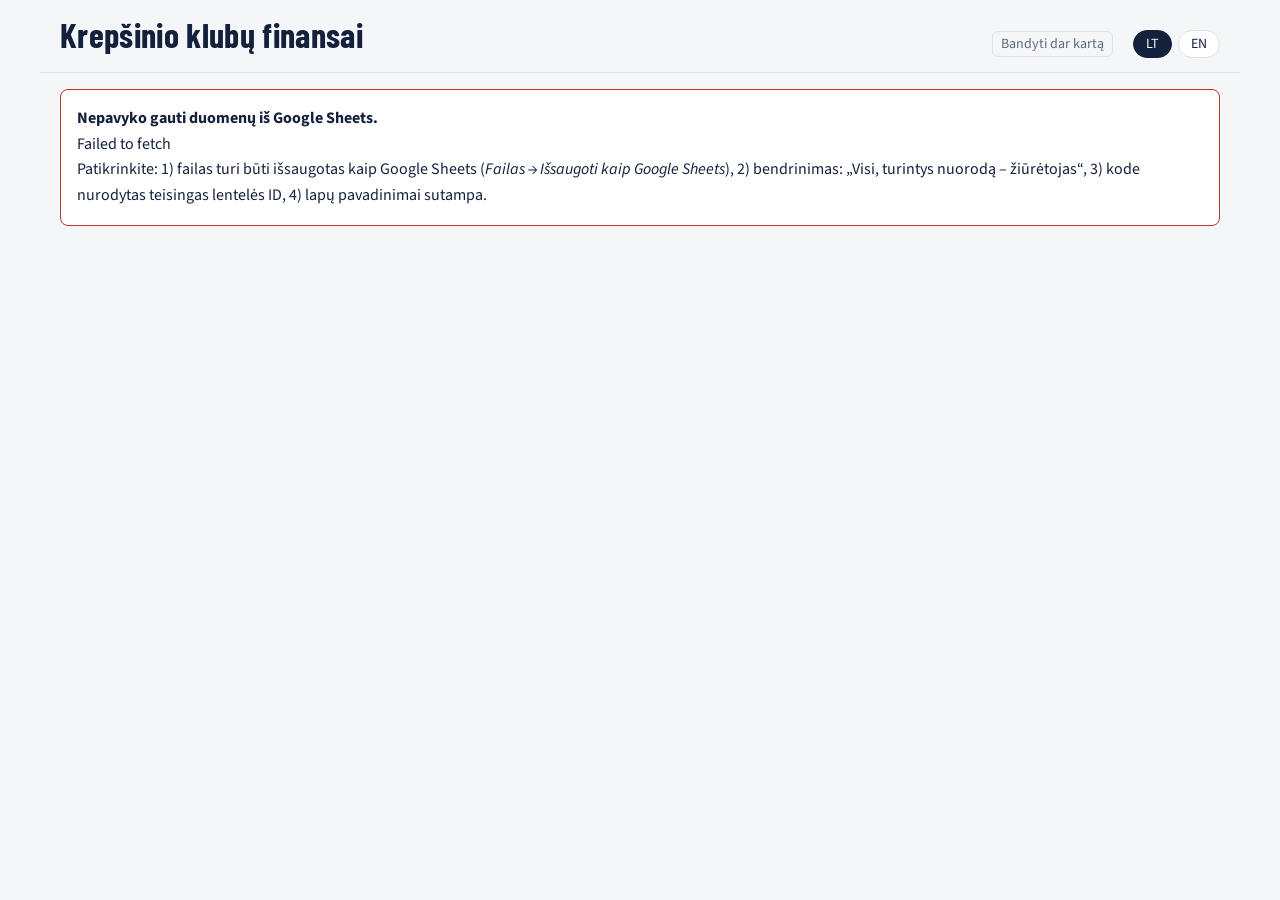
<file: index-18.html>
<!DOCTYPE html>
<html lang="lt">
<head>
<meta charset="utf-8">
<meta name="viewport" content="width=device-width, initial-scale=1">
<title>Krepšinio klubų finansai</title>
<link rel="preconnect" href="https://fonts.googleapis.com">
<link rel="stylesheet" href="https://fonts.googleapis.com/css2?family=Barlow+Condensed:wght@600;700&family=Source+Sans+3:wght@400;600&display=swap">
<style>
:root{--bg:#f4f6f8;--card:#fff;--ink:#14213d;--mute:#5d6b7e;--line:#dde3ea;--a:#e08a1e;--b:#1f7a8c;--pos:#1d7a46;--neg:#b5382f;--hd:'Barlow Condensed','Arial Narrow',sans-serif;--tx:'Source Sans 3',system-ui,sans-serif}
@media(prefers-color-scheme:dark){:root:not([data-t=light]){--bg:#0f1722;--card:#17212f;--ink:#e8edf3;--mute:#93a1b4;--line:#2a3648;--a:#f0a43c;--b:#4fb0c4;--pos:#5fcf8f;--neg:#ff7d72}}
:root[data-t=dark]{--bg:#0f1722;--card:#17212f;--ink:#e8edf3;--mute:#93a1b4;--line:#2a3648;--a:#f0a43c;--b:#4fb0c4;--pos:#5fcf8f;--neg:#ff7d72}
*{box-sizing:border-box}
body{margin:0;background:var(--bg);color:var(--ink);font:16px/1.45 var(--tx)}
header{display:flex;flex-wrap:wrap;gap:8px 20px;align-items:baseline;padding:18px 20px 0;max-width:1200px;margin:auto}
h1{font:700 34px/1 var(--hd);margin:0;letter-spacing:.01em}
#st{color:var(--mute);font-size:14px;margin-left:auto}
button{font:inherit;color:inherit;cursor:pointer}
button:focus-visible,input:focus-visible,a:focus-visible{outline:2px solid var(--b);outline-offset:2px}
.ic{background:none;border:1px solid var(--line);border-radius:6px;padding:2px 8px;margin-left:8px}
nav{display:flex;gap:4px;padding:14px 20px 0;max-width:1200px;margin:auto;overflow-x:auto;border-bottom:1px solid var(--line)}
nav button{background:none;border:0;border-bottom:3px solid transparent;font:700 20px var(--hd);padding:6px 12px;color:var(--mute);white-space:nowrap}
nav button[aria-selected=true]{color:var(--ink);border-color:var(--a)}
main{max-width:1200px;margin:auto;padding:16px 20px 60px}
.bar{display:flex;flex-wrap:wrap;gap:8px;align-items:center;margin-bottom:10px}
.chip{border:1px solid var(--line);background:var(--card);border-radius:99px;padding:3px 12px;font-size:14px}
.chip[aria-pressed=true]{background:var(--ink);color:var(--bg);border-color:var(--ink)}
input[type=search]{font:inherit;background:var(--card);color:var(--ink);border:1px solid var(--line);border-radius:8px;padding:6px 10px;min-width:200px;margin-left:auto}
.sum{color:var(--mute);font-size:14px;margin:0 0 10px}
.tw{overflow-x:auto;background:var(--card);border:1px solid var(--line);border-radius:8px}
table{border-collapse:collapse;width:100%;font-variant-numeric:tabular-nums}
th,td{padding:8px 12px;text-align:right;border-bottom:1px solid var(--line);white-space:nowrap}
th{font:700 16px var(--hd);color:var(--mute);cursor:pointer;user-select:none;position:sticky;top:0;background:var(--card)}
th.l,td.l{text-align:left}
th[aria-sort]{color:var(--ink)}
td.l{position:sticky;left:0;background:var(--card)}
td small{display:block;color:var(--mute);font-size:12px;line-height:1.1}
tr:last-child td{border-bottom:0}
.sh{display:inline-flex;align-items:center;gap:8px}
.sh i{display:inline-block;width:70px;height:8px;background:var(--b);border-radius:2px;overflow:hidden;opacity:.9}
.sh i b{display:block;height:100%;background:var(--a)}
.pos{color:var(--pos)}.neg{color:var(--neg)}.na{color:var(--mute)}
td a{margin-right:6px;color:var(--b)}
.cards{display:grid;grid-template-columns:repeat(auto-fill,minmax(300px,1fr));gap:12px}
.card{background:var(--card);border:1px solid var(--line);border-radius:8px;padding:14px 16px}
.card h3{font:700 22px var(--hd);margin:0 0 6px}.card h3 span{color:var(--mute);font-size:16px;margin-left:6px}
.card p{margin:0 0 8px;font-size:15px}
.msg{background:var(--card);border:1px solid var(--neg);border-radius:8px;padding:16px;line-height:1.6}
tr.c,tr.pc{cursor:pointer}tr.c:hover td,tr.pc:hover td{background:color-mix(in srgb,var(--a) 12%,var(--card))}
.cl{display:flex;align-items:center}.lw{display:inline-grid;margin-right:10px;flex:none}.lw>*{grid-area:1/1;margin:0}
.lg{width:30px;height:30px;border-radius:50%;object-fit:contain;background:#fff}.in{display:inline-flex;align-items:center;justify-content:center;color:#fff;font:700 12px var(--hd)}
#md{position:fixed;inset:0;background:#000a;display:none;align-items:flex-end;justify-content:center;z-index:9}#md.o{display:flex}
.sheet{background:var(--bg);width:min(900px,100%);max-height:92vh;overflow:auto;border-radius:14px 14px 0 0;padding:18px 20px 28px}
@media(min-width:800px){#md{align-items:center}.sheet{border-radius:14px}}
.kp{display:grid;grid-template-columns:repeat(auto-fit,minmax(140px,1fr));gap:10px;margin:12px 0}
.kp div{background:var(--card);border:1px solid var(--line);border-radius:8px;padding:8px 12px}.kp small{display:block;color:var(--mute);font-size:12px}.kp b{font:700 24px var(--hd)}
h2,h3{font-family:var(--hd);margin:8px 0 4px}h2{font-size:30px;margin:0}.top{display:flex;gap:8px;margin-bottom:10px}.top button{margin-left:auto}
.top button,.lk{border:1px solid var(--line);background:var(--card);border-radius:8px;padding:4px 12px;color:var(--ink);text-decoration:none;font-size:14px}
iframe{width:100%;height:calc(100vh - 150px);min-height:620px;border:1px solid var(--line);border-radius:8px;background:#fff}
#lang{display:flex;gap:6px}.pf{position:relative;cursor:help;border-bottom:1px dotted var(--mute)}.tip{display:none;position:absolute;left:0;top:140%;z-index:5;width:min(380px,80vw);background:var(--card);color:var(--ink);border:1px solid var(--line);border-radius:8px;padding:8px 10px;font-size:14px;line-height:1.4;box-shadow:0 6px 20px #0005}.pf:hover .tip,.pf:focus .tip{display:block}
</style>
</head>
<body>
<header><h1 id="h1">Krepšinio klubų finansai</h1><span id="st">Kraunama…</span><span id="lang"><button class="chip" data-l="lt">LT</button> <button class="chip" data-l="en">EN</button></span></header>
<nav role="tablist" id="tabs"></nav>
<main id="out"></main>
<div id="md" aria-modal="true" role="dialog"><div class="sheet" id="sh"></div></div>
<script>
// ---- Nustatymai: Google lentelės ID (turi būti tikra Google Sheets lentelė, ne .xlsx) ----
const SHEET_ID="1cWx_skBNVz6XwtdFsHNX5Jhd2TwRLFiY";
// Kiekvienam lapui – galimi pavadinimai (su „/" ir be). Pirmas tinkamas naudojamas.
const SHEETS={b27:["Budgets 26/27","Budgets 2627"],b26:["Budgets 25/26","Budgets 2526"],w26:["World 25/26","World 2526"],att:["Attendance 25/26","Attendance 2526","Attendance"],sal:["Player Salaries"],hist:["Historical Budgets"]};
const C="Australia|Australija|AU;Austria|Austrija|AT;Belgium|Belgija|BE;Bosnia and Herzegovina|Bosnija ir Hercegovina|BA;Croatia|Kroatija|HR;Czech Republic|Čekija|CZ;Denmark|Danija|DK;Estonia|Estija|EE;Finland|Suomija|FI;France|Prancūzija|FR;Germany|Vokietija|DE;Greece|Graikija|GR;Hungary|Vengrija|HU;Israel|Izraelis|IL;Italy|Italija|IT;Japan|Japonija|JP;Latvia|Latvija|LV;Lithuania|Lietuva|LT;Montenegro|Juodkalnija|ME;North Macedonia|Šiaurės Makedonija|MK;Poland|Lenkija|PL;Portugal|Portugalija|PT;Romania|Rumunija|RO;Serbia|Serbija|RS;Slovakia|Slovakija|SK;Slovenia|Slovėnija|SI;Spain|Ispanija|ES;Turkey|Turkija|TR;United Arab Emirates|Jungtiniai Arabų Emyratai|AE;United Kingdom|Jungtinė Karalystė|GB;Ukraine|Ukraina|UA;Bulgaria|Bulgarija|BG;Georgia|Gruzija|GE;Cyprus|Kipras|CY;Netherlands|Nyderlandai|NL;Switzerland|Šveicarija|CH;Sweden|Švedija|SE;Norway|Norvegija|NO;Iceland|Islandija|IS;Kosovo|Kosovas|XK;Azerbaijan|Azerbaidžanas|AZ;Ireland|Airija|IE;Albania|Albanija|AL;Russia|Rusija|RU".split(";").map(s=>s.split("|"));
const NAT=Object.fromEntries(C.map(c=>[c[0],c[1]])),FL=Object.fromEntries(C.map(c=>[c[1],c[2]]));
const flag=n=>FL[n]?String.fromCodePoint(...[...FL[n]].map(c=>127397+c.charCodeAt(0)))+" ":"";
let nf=new Intl.NumberFormat("lt-LT",{maximumFractionDigits:0});
const eur=n=>n==null?"–":nf.format(n)+" €";
const esc=s=>String(s??"").replace(/[&<>"]/g,c=>({"&":"&amp;","<":"&lt;",">":"&gt;",'"':"&quot;"}[c]));
const norm=s=>String(s).toLowerCase().normalize("NFD").replace(/[^a-z0-9]/g,"");
const nat=n=>NAT[n]||n;
const num=v=>{if(v==null)return null;const s=String(v).replace(/[\s\u00a0€$%]/g,"").replace(/,/g,"");if(!/^-?\d/.test(s))return null;const n=parseFloat(s);return isNaN(n)?null:n};
const txt=v=>{const s=String(v??"").trim();return(s===""||s==="-"||s[0]==="#")?"":s};
function csv(t){const R=[];let r=[],c="",q=0;for(let i=0;i<t.length;i++){const h=t[i];
 if(q){if(h=='"'){if(t[i+1]=='"'){c+='"';i++}else q=0}else c+=h}
 else if(h=='"')q=1;else if(h==","){r.push(c);c=""}else if(h=="\n"){r.push(c);R.push(r);r=[];c=""}else if(h!="\r")c+=h}
 if(c||r.length){r.push(c);R.push(r)}return R}
let DEF;
async function raw(n){
 const res=await fetch(`https://docs.google.com/spreadsheets/d/${SHEET_ID}/gviz/tq?tqx=out:csv&headers=0&sheet=${encodeURIComponent(n)}`);
 const t=await res.text();
 if(!res.ok||/^\s*</.test(t))throw new Error(`Lapas „${n}" neatsidaro (HTTP ${res.status})`);
 return t}
// Jei lapo pavadinimas neegzistuoja, Google tyliai grąžina pirmą lapą – tokį atsakymą atmetame
async function load(names,first){
 for(const n of names){const t=await raw(n);if(first||t!==DEF)return csv(t)}
 throw new Error(`Lapas „${names[0]}" nerastas – patikrinkite jo pavadinimą lentelėje`)}
// Suranda lenteles, kurių antraštės eilutė prasideda reikšme hdr antrame stulpelyje
function blocks(rows,hdr){const out=[];let title="";
 for(let i=0;i<rows.length;i++){const a=(rows[i][1]||"").trim();
  if(a===hdr){const h=rows[i].map(x=>x.trim()),d=[];let j=i+1;
   while(j<rows.length){const b=(rows[j][1]||"").trim();if(!b||b===hdr||/^Vidurkis/.test(b))break;d.push(rows[j]);j++}
   out.push({title,h,d});i=j-1}
  else if(a)title=a}
 return out}
const ix=(h,re)=>h.findIndex(x=>re.test(x));
function budgets(rows,season,world){const o=[];
 for(const b of blocks(rows,"Nation")){/* Google CSV „pameta" antraštes skaitinių stulpelių viršuje, todėl stulpeliai imami pagal vietą: B šalis, C klubas, D biudžetas, E algos, H vieta, I Europa, J+ šaltiniai */
  const sn=season==="H"?(b.title.match(/(\d\d)\s*\/\s*(\d\d)\s*$/)||[]).slice(1).join("/"):season;if(!sn)continue;
  const q=season==="26/27"?1:0,c={n:1,club:2,t:3,s:4,p:6+q,e:7+q};
  const src=[8,9,10,11,12].map(i=>i+q);
  for(const r of b.d){if(!txt(r[c.club]))continue;
   o.push({season:sn,nation:nat(r[1].trim()),club:r[c.club].trim(),total:num(r[c.t]),sal:num(r[c.s]),place:num(r[c.p]),eu:txt(r[c.e]).replace(/^https?:.*/,""),src:src.map(i=>(r[i]||"").trim()).filter(u=>/^https?:/.test(u))})}}
 return o}
const AD={French:"France",German:"Germany",Spanish:"Spain",Italian:"Italy",Lithuanian:"Lithuania",Greek:"Greece",Turkish:"Turkey",Israeli:"Israel",Polish:"Poland",Serbian:"Serbia",Latvian:"Latvia",Estonian:"Estonia",Finnish:"Finland"};
const fr=v=>{const n=num(v);return n==null?null:/%/.test(String(v))||n>1.5?n/100:n};
function attendance(rows){const o=[];let title="";
 for(const r of rows){const a=(r[1]||"").trim();if(!a||a==="Club"||a==="Klubas")continue;
  if(num(r[5])==null&&num(r[6])==null){title=a;continue}
  const m=title.match(/^(\w+) league/i),nation=m&&AD[m[1]]?nat(AD[m[1]]):title.replace(/\s*\(.*/,"").replace(/ league$/i,"");
  const nums=String(r[6]).split("/").map(num).filter(x=>x!=null),avg=num(r[5]),cap=nums.length?nums[nums.length-1]:null;
  o.push({nation,club:a,city:txt(r[2]),avg,cap,fill:fr(r[7])??(avg!=null&&cap?avg/cap:null),expE:num(r[11]),idxE:num(r[12]),expL:num(r[13]),idxL:num(r[14]),profile:txt(r[15]),place:num(r[16])})}
 return o}
function salaries(rows){const o=[];
 for(const b of blocks(rows,"Role")){const g=i=>i;
  for(const r of b.d){if(!txt(r[2]))continue;
   o.push({role:r[1].trim(),name:r[2].trim(),country:nat((r[3]||"").trim()),team:txt(r[4]),season:txt(r[5]),value:num(r[6]),len:txt(r[7]),month:num(r[8]),src:(r[9]||"").trim()})}}
 return o}
function taxes(rows){return rows.filter(r=>txt(r[3])&&!/^https?:/.test(r[1])).map(r=>({country:r[1].trim(),season:txt(r[2]),text:r[3].trim(),src:(r[4]||"").trim()}))}

const EN={"Krepšinio klubų finansai":"Basketball Club Finances","Kraunama…":"Loading…","Atnaujinta":"Updated","Atnaujinti":"Refresh","Bandyti dar kartą":"Try again","Nepavyko gauti duomenų iš Google Sheets.":"Could not load data from Google Sheets.","Biudžetai":"Budgets","Lankomumas":"Attendance","Žaidėjų algos":"Player salaries","Mokesčių skaičiuoklė":"Tax calculator","Klubas":"Club","Bendras biudžetas":"Total budget","Atlyginimų biudžetas":"Salary budget","Atlyginimų dalis":"Salary share","Pokytis pagal praėjusį sezoną":"Change vs previous season","Pokytis":"Change","Vieta lygoje":"League place","Europos turnyras":"European competition","Europa":"Europe","Šaltiniai":"Sources","Šaltinis":"Source","nuoroda":"link","Vid. lankomumas":"Avg. attendance","Užpildymas":"Filling rate","Profilis":"Profile","Žaidėjas / treneris":"Player / coach","Komanda":"Team","Šalis":"Country","Sezonas":"Season","sezonas":"season","Sutarties vertė":"Contract value","Trukmė":"Length","Mėnesio alga":"Monthly salary","Visos":"All","Ieškoti…":"Search…","Paieška":"Search","įrašų, iš jų pilnų duomenų:":"records, with complete data:","vidutinė atlyginimų dalis":"average salary share","(iš ":"(of ","Rodoma pirmos 300 eilučių – siaurinkite paieška ar filtru.":"Showing the first 300 rows – narrow down with search or filter.","Tušti langeliai rodomi „–“ ir į vidurkius neįtraukiami.":"Empty cells are shown as “–” and excluded from averages.","Nieko nerasta":"Nothing found","Uždaryti":"Close","← Atgal":"← Back","Lankomumas 2025/26":"Attendance 2025/26","Galima arenos talpa":"Available arena capacity","Tikėtinas lankomumas tokioje rinkoje (Europos kontekste)":"Expected attendance for such a market (European context)","Tikėtinas lankomumas savos lygos kontekste":"Expected attendance in own-league context","Lankomumo indeksas vs Europa":"Attendance index vs Europe","Lankomumo indeksas vs savo lyga":"Attendance index vs own league","Žaidėjai ir algos":"Players and salaries","Vardas":"Name","Rolė":"Role","Spauskite žaidėją, kad matytumėte visą algų istoriją.":"Click a player to see the full salary history.","Mėnesio algos pokytis (€)":"Monthly salary change (€)","Algų istorija":"Salary history","įrašų:":"records:","čempionai":"champions"};
C.forEach(c=>EN[c[1]]=c[0]);
const PAIRS=Object.entries(EN).sort((x,y)=>y[0].length-x[0].length).map(([k,v])=>[new RegExp("(?<![\\p{L}])"+k.replace(/[.*+?^${}()|[\]\\]/g,"\\$&")+"(?![\\p{L}])","gu"),v]);
let LANG=(()=>{try{return localStorage.getItem("lang")||"lt"}catch(e){return"lt"}})(),stH="";
const tr=s=>LANG==="en"?PAIRS.reduce((a,[re,v])=>a.replace(re,v),s):s;
const setSt=s=>{stH=s;$("st").innerHTML=tr(s)};
function setLang(l){LANG=l;try{localStorage.setItem("lang",l)}catch(e){}
 nf=new Intl.NumberFormat(l==="en"?"en-GB":"lt-LT",{maximumFractionDigits:0});document.documentElement.lang=l;
 $("h1").textContent=tr("Krepšinio klubų finansai");document.title=$("h1").textContent;
 document.querySelectorAll("#lang button").forEach(b=>b.setAttribute("aria-pressed",b.dataset.l===l));
 setSt(stH);H=[];draw();if(D.bud)render()}
// ---- Būsena ir atvaizdavimas ----
let LOGOS={},V=[],H=[];
const tk=s=>String(s||"").toLowerCase().normalize("NFD").replace(/[\u0300-\u036f]/g,"").split(/[^a-z0-9]+/).filter(Boolean);
const same=(a,b)=>{const x=tk(a),y=tk(b);if(!x.length||!y.length)return false;if(x.join("")===y.join(""))return true;const[s,l]=x.length<=y.length?[x,y]:[y,x];return s.join("").length>3&&s.every(w=>l.includes(w))};
const logo=n=>{const u=LOGOS[norm(n)],i=n.split(/\s+/).slice(0,2).map(w=>w[0]).join("").toUpperCase();
 return`<span class="lw"><span class="lg in" style="background:hsl(${[...n].reduce((a,c)=>(a*31+c.charCodeAt(0))%360,7)} 40% 38%)">${esc(i)}</span>${u?`<img class="lg" src="${esc(u)}" alt="" loading="lazy" onerror="this.remove()">`:""}</span>`};
const n0=n=>n==null?"–":nf.format(n),f2=n=>n==null?"–":n.toFixed(2).replace(".",LANG==="en"?".":",");
const PROF=[
[/^strong in europe and own/i,"Stipri Europoje ir savo lygoje","Pritraukia aiškiai daugiau žiūrovų nei tikėtasi – ir savo lygoje, ir palyginus su Europos klubais. Pagal bet kokį matą – vienas geriausiai žiūrovus pritraukiančių klubų.","Draws clearly more fans than expected, both in its own league and compared with clubs across Europe. A top fan-attraction club by any measure."],
[/^strong in own league/i,"Stipri savo lygoje, atitinka Europos lygį","Lenkia panašaus dydžio rinkos šalies varžovus ir pritraukia maždaug tiek žiūrovų, kiek tipiškas tokio dydžio Europos klubas.","Outperforms its domestic rivals of similar market size and draws about as many fans as a typical European club of its size."],
[/^strong for its league/i,"Stipri savo lygoje (žemiau Europos)","Išsiskiria savo lygoje, bet visa lyga pritraukia mažiau žiūrovų nei kitos, todėl klubas vis tiek atsilieka nuo panašių Europos klubų.","A standout in its own league, but the league as a whole draws fewer fans than others, so the club still trails comparable European clubs."],
[/^in line with own league, above/i,"Atitinka savo lygą, aukščiau Europos","Pritraukia maždaug tiek, kiek tikimasi savo lygoje. Kadangi lyga populiari, klubas vis tiek viršija Europos vidurkį.","Draws about what's expected in its own league. Because that league is popular, this still puts the club above the European average."],
[/^in line with expectations/i,"Atitinka lūkesčius (lyga ir Europa)","Pritraukia maždaug tiek žiūrovų, kiek tikėtasi – ir savo lygoje, ir Europoje. Nei išsiskiria, nei atsilieka.","Draws about as many fans as expected, both in its own league and across Europe. Neither a standout nor a laggard."],
[/^in line with own league, below/i,"Atitinka savo lygą, žemiau Europos","Rodo tikėtą rezultatą tarp šalies varžovų, bet jo lyga pritraukia mažiau žiūrovų nei kitos, todėl atsilieka nuo panašių Europos klubų.","Performs as expected among domestic rivals, but its league draws fewer fans than others, so it falls short of comparable European clubs."],
[/^capacity/i,"Apribota talpos (arena pilna)","Lankomumas mažesnis nei tikėtasi, bet arena beveik pilna per kiekvienas rungtynes. Skaičius riboja pastatas, o ne susidomėjimo trūkumas; tikroji paklausa tikriausiai didesnė.","Attendance is below expected, but the arena is nearly full every game. The building, not a lack of interest, holds the numbers back; real demand is likely higher."],
[/^helped by/i,"Padeda stipri lyga (yra tuščių vietų)","Pritraukia mažiau žiūrovų nei tikėtasi savo lygoje, arenoje yra tuščių vietų, bet bendras lygos populiarumas išlaiko klubą Europos vidurkio lygyje ar aukščiau.","Draws fewer fans than expected for its league, with empty seats in the arena, but the league's overall popularity keeps it at or above the European average."],
[/^low interest/i,"Mažas susidomėjimas (yra tuščių vietų)","Pritraukia mažiau žiūrovų nei tikėtasi ir savo lygoje, ir Europoje, arenoje yra tuščių vietų. Silpniausias žiūrovų pritraukimas šiame palyginime.","Draws fewer fans than expected in its own league and across Europe, and its arena has empty seats. Weakest fan attraction in the comparison."]];
const pf=p=>PROF.find(x=>x[0].test(p||"")),pl=p=>{const x=pf(p);return LANG==="lt"&&x?x[1]:p},pd=p=>{const x=pf(p);return x?(LANG==="lt"?x[2]:x[3]):""};
const attBlock=a=>`<h3>Lankomumas 2025/26</h3><div class="kp">${kp("Vid. lankomumas",n0(a.avg))}${kp("Galima arenos talpa",n0(a.cap))}${kp("Užpildymas",pct(a.fill))}</div><div class="kp">${kp("Tikėtinas lankomumas tokioje rinkoje (Europos kontekste)",n0(a.expE))}${kp("Lankomumo indeksas vs Europa",f2(a.idxE))}</div><div class="kp">${kp("Tikėtinas lankomumas savos lygos kontekste",n0(a.expL))}${kp("Lankomumo indeksas vs savo lyga",f2(a.idxL))}</div>${a.profile?`<p class="sum"><b>Profilis:</b> <span class="pf" tabindex="0">${esc(pl(a.profile))}${pd(a.profile)?` ⓘ<span class="tip">${esc(pd(a.profile))}</span>`:""}</span></p>`:""}`;
const kp=(l,v)=>`<div><small>${l}</small><b>${v}</b></div>`;
const pct=n=>n==null?"–":Math.round(n*100)+"%";
const cell=r=>`<span title="${esc(r.nation)}">${flag(r.nation)}</span><b>${esc(r.club)}</b>`;
function show(html){H.push(html);draw()}
function draw(){const m=$("md");if(!H.length){m.classList.remove("o");return}
 $("sh").innerHTML=tr(`<div class="top">${H.length>1?'<button id="bk" style="margin:0">← Atgal</button>':""}<button id="cl">Uždaryti ✕</button></div>`+H[H.length-1]);m.classList.add("o")}
function club(name,nation,season,rep,mode){
 if(rep)H.pop();
 const m=r=>(!nation||r.nation===nation)&&same(r.club,name),b=budgetRows(season).find(m),a=season==="25/26"&&D.att.find(m),at=mode==="att";
 const ps=at?[]:D.sal.filter(p=>p.season===season&&same(p.team,name)).sort((x,y)=>(y.month||0)-(x.month||0)),nm=b?b.club:a?a.club:name,nt=b?b.nation:a?a.nation:nation,
 ss=at?[]:[...new Set([...D.bud.filter(m).map(r=>r.season),...D.sal.filter(p=>same(p.team,name)).map(p=>p.season),...(D.att.some(m)?["25/26"]:[])])].filter(Boolean).sort().reverse();
 show(`<h2>${esc(nm)}</h2><p class="sum">${flag(nt)}${esc(nt)} · sezonas ${season} · <a class="lk" target="_blank" rel="noopener" href="https://www.google.com/search?q=${encodeURIComponent("site:proballers.com "+nm+" basketball "+season)}">Proballers ↗</a></p>`
 +(ss.length>1?`<div class="bar">${ss.map(s=>`<button class="chip" data-cs="${s}" data-n="${esc(name)}" data-nat="${esc(nation)}" aria-pressed="${s===season}">${s}</button>`).join("")}</div>`:"")
 +(/rytas/i.test(nm)?`<div class="bar">${["BCL čempionai 2026","Eurocup čempionai 2x","LKL čempionai 7x"].map(t=>`<span class="chip">🏆 ${t}</span>`).join("")}</div><div class="cl" style="gap:14px;margin:4px 0 8px">${[["rytas-1.jpg","Gudelis","CEO"],["rytas-2.jpg","Brazys","President"]].map(([f,n,t])=>`<figure style="margin:0;text-align:center"><img src="${f}" alt="${n}" onerror="this.parentNode.remove()" style="width:64px;height:64px;border-radius:50%;object-fit:cover;object-position:50% 20%"><figcaption class="sum" style="margin:2px 0 0">${n}<br>${t}</figcaption></figure>`).join("")}</div>`:"")
 +(b&&!at?`<div class="kp">${kp("Bendras biudžetas",eur(b.total))}${kp("Atlyginimų biudžetas",eur(b.sal))}${kp("Atlyginimų dalis",pct(b.share))}${b.chg==null?"":kp("Pokytis",(b.chg>=0?"+":"")+pct(b.chg))}${b.place?kp("Vieta lygoje",b.place):""}${b.eu?kp("Europa",esc(b.eu)):""}</div><p class="sum">Šaltiniai: ${links(b)}</p>`:"")
 +(a?attBlock(a):"")
 +(ps.length?`<h3>Žaidėjai ir algos (${season})</h3><div class="tw"><table><thead><tr><th class="l">Vardas</th><th>Rolė</th><th>Mėnesio alga</th><th>Sutarties vertė</th></tr></thead><tbody>${ps.map(p=>`<tr class="pc" data-p="${esc(p.name)}"><td class="l"><b>${esc(p.name)}</b></td><td>${esc(p.role)}</td><td>${eur(p.month)}</td><td>${eur(p.value)}</td></tr>`).join("")}</tbody></table></div><p class="sum">Spauskite žaidėją, kad matytumėte visą algų istoriją.</p>`:""))}
function player(name){
 const h=D.sal.filter(p=>norm(p.name)===norm(name)).sort((x,y)=>(x.season||"").localeCompare(y.season||"")),mx=Math.max(...h.map(p=>p.month||0),1),w=Math.max(320,h.length*64);
 const svg=`<div class="tw" style="padding:10px"><svg viewBox="0 0 ${w} 170" width="${w}" role="img" aria-label="Mėnesio algos pokytis">${h.map((p,i)=>{const x=i*64+14,bh=p.month?p.month/mx*100:0;
  return`<g><title>${esc(p.team)} ${esc(p.season)}</title><rect x="${x}" y="${128-bh}" width="36" height="${bh}" rx="3" fill="var(--a)"/><text x="${x+18}" y="${122-bh}" text-anchor="middle" font-size="11" fill="var(--ink)">${p.month?Math.round(p.month/1000)+"k":"–"}</text><text x="${x+18}" y="146" text-anchor="middle" font-size="11" fill="var(--mute)">${esc(p.season)}</text><text x="${x+18}" y="160" text-anchor="middle" font-size="9" fill="var(--mute)">${esc((p.team||"").slice(0,9))}</text></g>`}).join("")}</svg></div>`;
 show(`<h2>${esc(h[0]?h[0].name:name)}</h2><p class="sum">${esc(h[0]?h[0].role+" · "+h[0].country:"")} · įrašų: ${h.length}</p><h3>Mėnesio algos pokytis (€)</h3>${svg}<h3>Algų istorija</h3><div class="tw"><table><thead><tr><th class="l">Sezonas</th><th>Komanda</th><th>Sutarties vertė</th><th>Trukmė</th><th>Mėnesio alga</th><th>Šaltinis</th></tr></thead><tbody>${h.map(p=>`<tr class="pc" data-club="${esc(p.team)}" data-season="${esc(p.season)}"><td class="l">${esc(p.season)||"–"}</td><td>${esc(p.team)||"–"}</td><td>${eur(p.value)}</td><td>${esc(p.len)||"–"}</td><td>${eur(p.month)}</td><td>${/^https?:/.test(p.src)?`<a href="${esc(p.src)}" target="_blank" rel="noopener">nuoroda</a>`:"–"}</td></tr>`).join("")}</tbody></table></div>`)}
const D={};const S={tab:"bud",season:"26/27",nation:"",q:"",sort:{bud:["total",-1],att:["avg",-1],sal:["month",-1]}};
const TABS=[["bud","Biudžetai"],["att","Lankomumas"],["sal","Žaidėjų algos"],["tax","Mokesčių skaičiuoklė"]];
const money=k=>({k,v:r=>r[k],f:r=>`<span class="${r[k]==null?"na":""}">${eur(r[k])}</span>`});
const links=r=>(r.src||[]).map((u,i)=>`<a href="${esc(u)}" target="_blank" rel="noopener" title="${esc(u)}">${i+1}</a>`).join("")||'<span class="na">–</span>';
function dedupe(a){const o=[];for(const x of a){
 const m=o.find(y=>y.season===x.season&&(norm(y.club)===norm(x.club)||(y.nation===x.nation&&same(y.club,x.club))));
 if(!m)o.push({...x});else{for(const k in x)if(k!=="src"&&(m[k]==null||m[k]===""))m[k]=x[k];if(x.src)m.src=[...new Set([...(m.src||[]),...x.src])]}}return o}
function budgetRows(se=S.season){
 const key=(s,r)=>s+"|"+r.nation+"|"+norm(r.club),M=new Map(D.bud.map(r=>[key(r.season,r),r])),pv=String(+se.slice(0,2)-1).padStart(2,"0")+"/"+String(+se.slice(3)-1).padStart(2,"0");
 return D.bud.filter(r=>r.season===se).map(r=>{const p=M.get(key(pv,r));
  return{...r,share:r.total&&r.sal!=null?r.sal/r.total:null,chg:r.total&&p&&p.total?r.total/p.total-1:null}})}
const COLS={
 bud:[{k:"club",l:1,label:"Klubas",v:r=>r.club,f:cell},
  {...money("total"),label:"Bendras biudžetas"},{...money("sal"),label:"Atlyginimų biudžetas"},
  {k:"share",label:"Atlyginimų dalis",v:r=>r.share,f:r=>r.share==null?'<span class="na">–</span>':`<span class="sh">${Math.round(r.share*100)}%<i><b style="width:${Math.min(100,r.share*100)}%"></b></i></span>`},
  {k:"chg",label:"Pokytis pagal praėjusį sezoną",v:r=>r.chg,f:r=>r.chg==null?'<span class="na">–</span>':`<span class="${r.chg>=0?"pos":"neg"}">${r.chg>=0?"+":""}${Math.round(r.chg*100)}%</span>`},
  {k:"place",label:"Vieta lygoje",v:r=>r.place,f:r=>r.place??"–"},
  {k:"eu",label:"Europos turnyras",v:r=>r.eu,f:r=>esc(r.eu)||"–"},
  {k:"src",label:"Šaltiniai",nosort:1,v:r=>r.src.length||"",f:links}],
 att:[{k:"club",l:1,label:"Klubas",v:r=>r.club,f:cell},
  {k:"avg",label:"Vid. lankomumas",v:r=>r.avg,f:r=>r.avg==null?"–":nf.format(r.avg)},
  {k:"fill",label:"Užpildymas",v:r=>r.fill,f:r=>r.fill==null?'<span class="na">–</span>':`<span class="sh">${Math.round(r.fill*100)}%<i><b style="width:${Math.min(100,r.fill*100)}%"></b></i></span>`},
  {k:"profile",l:1,label:"Profilis",v:r=>r.profile,f:r=>r.profile?`<span style="display:inline-block;max-width:300px;overflow:hidden;text-overflow:ellipsis;vertical-align:bottom" title="${esc(r.profile)}">${esc(pl(r.profile))}</span>`:"–"}],
 sal:[{k:"name",l:1,label:"Žaidėjas / treneris",v:r=>r.name,f:r=>`<b>${esc(r.name)}</b><small>${esc(r.role)}</small>`},
  {k:"team",label:"Komanda",v:r=>r.team,f:r=>esc(r.team)||"–"},{k:"country",label:"Šalis",v:r=>r.country,f:r=>flag(r.country)+esc(r.country)},
  {k:"season",label:"Sezonas",v:r=>r.season,f:r=>esc(r.season)||"–"},
  {k:"value",label:"Sutarties vertė",v:r=>r.value,f:r=>eur(r.value)},{k:"len",label:"Trukmė",v:r=>r.len,f:r=>esc(r.len)||"–"},
  {k:"month",label:"Mėnesio alga",v:r=>r.month,f:r=>eur(r.month)},
  {k:"src",label:"Šaltinis",nosort:1,v:r=>r.src,f:r=>/^https?:/.test(r.src)?`<a href="${esc(r.src)}" target="_blank" rel="noopener">nuoroda</a>`:"–"}]};
function sorted(rows,key,cols){const[k,d]=S.sort[key],c=cols.find(x=>x.k===k)||cols[0];
 return[...rows].sort((a,b)=>{const x=c.v(a),y=c.v(b),nx=x==null||x==="",ny=y==null||y==="";if(nx||ny)return nx-ny;
  return(typeof x==="string"?x.localeCompare(y,"lt"):x-y)*d})}
function table0(key,all){
 const SEAS=[...new Set(D.bud.filter(r=>r.total!=null||r.sal!=null).map(r=>r.season))].sort().reverse();
 const q=norm(S.q),nations=[...new Set(all.map(r=>r.nation||r.country))].filter(Boolean).sort((x,y)=>x.localeCompare(y,"lt"));
 let rows=all.filter(r=>(!S.nation||(r.nation||r.country)===S.nation)&&(!q||norm([r.club,r.name,r.team,r.nation,r.country].join(" ")).includes(q)));
 const cols=COLS[key].filter(c=>rows.some(r=>{const v=c.v(r);return v!=null&&v!==""})||c.k==="club");
 rows=sorted(rows,key,cols);
 const[sk,sd]=S.sort[key];
 const full=rows.filter(r=>key==="bud"?r.total!=null&&r.sal!=null:key==="att"?r.fill!=null:r.month!=null||r.value!=null).length;
 const sh=rows.filter(r=>r.share!=null),avg=sh.length?Math.round(sh.reduce((s,r)=>s+r.share,0)/sh.length*100):null;
 const seasons=key==="bud"?`<div class="bar">${SEAS.map(s=>`<button class="chip" data-season="${s}" aria-pressed="${S.season===s}">Sezonas ${s}</button>`).join("")}</div>`:"";
 const chips=`<div class="bar"><button class="chip" data-nation="" aria-pressed="${!S.nation}">Visos</button>${nations.map(n=>`<button class="chip" data-nation="${esc(n)}" aria-pressed="${S.nation===n}">${flag(n)}${esc(n)}</button>`).join("")}<input type="search" id="q" placeholder="Ieškoti…" value="${esc(S.q)}" aria-label="Paieška"></div>`;
 const head=cols.map(c=>`<th class="${c.l?"l":""}" ${c.nosort?"":`data-k="${c.k}" tabindex="0"`} ${sk===c.k?`aria-sort="${sd>0?"ascending":"descending"}"`:""}>${c.label}${sk===c.k?(sd>0?" ▲":" ▼"):""}</th>`).join("");
 V=rows;const body=rows.slice(0,300).map((r,i)=>`<tr class="c" data-i="${i}">${cols.map(c=>`<td class="${c.l?"l":""}">${c.f(r)}</td>`).join("")}</tr>`).join("");
 return`${seasons}${chips}<p class="sum">${rows.length} įrašų, iš jų pilnų duomenų: ${full}${avg!=null?` · vidutinė atlyginimų dalis: ${avg}% (iš ${sh.length})`:""}. ${rows.length>300?" Rodoma pirmos 300 eilučių – siaurinkite paieška ar filtru.":""} Tušti langeliai rodomi „–“ ir į vidurkius neįtraukiami.</p><div class="tw"><table><thead><tr>${head}</tr></thead><tbody>${body||'<tr><td class="l">Nieko nerasta</td></tr>'}</tbody></table></div>`}
const table=(k,a)=>tr(table0(k,a));
function render(){
 $tabs.innerHTML=TABS.map(([k,l])=>`<button role="tab" data-tab="${k}" aria-selected="${S.tab===k}">${tr(l)}</button>`).join("");
 const f=document.activeElement&&document.activeElement.id==="q";
 out.innerHTML=S.tab==="tax"?'<iframe src="basketball_tax_calculator_2026.html" title="Mokesčių skaičiuoklė"></iframe>'
  :table(S.tab,S.tab==="bud"?budgetRows():D[S.tab]);
 if(f){const i=$("q");i.focus();i.setSelectionRange(i.value.length,i.value.length)}}
const $=id=>document.getElementById(id),$tabs=$("tabs"),out=$("out");
document.addEventListener("click",e=>{if(e.target.id==="md"){H=[];return draw()}
 if(e.target.closest("a"))return;
 const t=e.target.closest("[data-l],#cl,#bk,tr.c,[data-p],[data-club],[data-tab],[data-nation],[data-season],th[data-k],[data-cs],#reload");if(!t)return;
 if(t.dataset.l)return setLang(t.dataset.l);
 if(t.id==="cl"){H=[];return draw()}if(t.id==="bk"){H.pop();return draw()}
 if(t.matches("tr.c")){const r=V[+t.dataset.i];return S.tab==="sal"?player(r.name):club(r.club,r.nation,S.tab==="att"?"25/26":r.season,0,S.tab==="att"?"att":"")}
 if(t.dataset.cs)return club(t.dataset.n,NAT[t.dataset.nat]||t.dataset.nat,t.dataset.cs,1);
 if(t.dataset.p)return player(t.dataset.p);
 if(t.dataset.club!==undefined)return club(t.dataset.club,"",t.dataset.season);
 if(t.dataset.tab){S.tab=t.dataset.tab;S.nation="";S.q=""}
 else if(t.dataset.nation!==undefined)S.nation=NAT[t.dataset.nation]||t.dataset.nation;
 else if(t.dataset.season)S.season=t.dataset.season;
 else if(t.dataset.k){const s=S.sort[S.tab];S.sort[S.tab]=[t.dataset.k,s[0]===t.dataset.k?-s[1]:(t.dataset.k==="club"||t.dataset.k==="name"?1:-1)]}
 else return start();
 render()});
document.addEventListener("keydown",e=>{if(e.key==="Escape"){H=[];draw()}if(e.key==="Enter"&&e.target.matches("th[data-k]"))e.target.click()});
document.addEventListener("input",e=>{if(e.target.id==="q"){S.q=e.target.value;render()}});
async function start(){
 setSt("Kraunama…");
 try{
  DEF=await raw("__nera_tokio_lapo__");
  const[a,b,w,at,sa,hi]=await Promise.all(Object.values(SHEETS).map((n,i)=>{const q=load(n,i===0);return n[0]==="Historical Budgets"?q.catch(()=>[]):q}));
  D.bud=dedupe([...budgets(a,"26/27"),...budgets(b,"25/26"),...budgets(w,"25/26"),...budgets(hi,"H")]);D.att=dedupe(attendance(at));D.sal=salaries(sa);try{LOGOS=Object.fromEntries(Object.entries(await(await fetch("logos.json")).json()).map(([k,v])=>[norm(k),v]))}catch(e){}
  setSt(`Atnaujinta ${new Date().toLocaleTimeString("lt-LT",{hour:"2-digit",minute:"2-digit"})}<button class="ic" id="reload" title="Perkrauti duomenis iš lentelės">Atnaujinti</button>`);
  render()
 }catch(err){
  setSt('<button class="ic" id="reload">Bandyti dar kartą</button>');
  out.innerHTML=`<div class="msg"><b>Nepavyko gauti duomenų iš Google Sheets.</b><br>${esc(err.message)}<br>Patikrinkite: 1) failas turi būti išsaugotas kaip Google Sheets (<i>Failas → Išsaugoti kaip Google Sheets</i>), 2) bendrinimas: „Visi, turintys nuorodą – žiūrėtojas“, 3) kode nurodytas teisingas lentelės ID, 4) lapų pavadinimai sutampa.</div>`}}
setLang(LANG);
start();
</script>
</body>
</html>
</file>
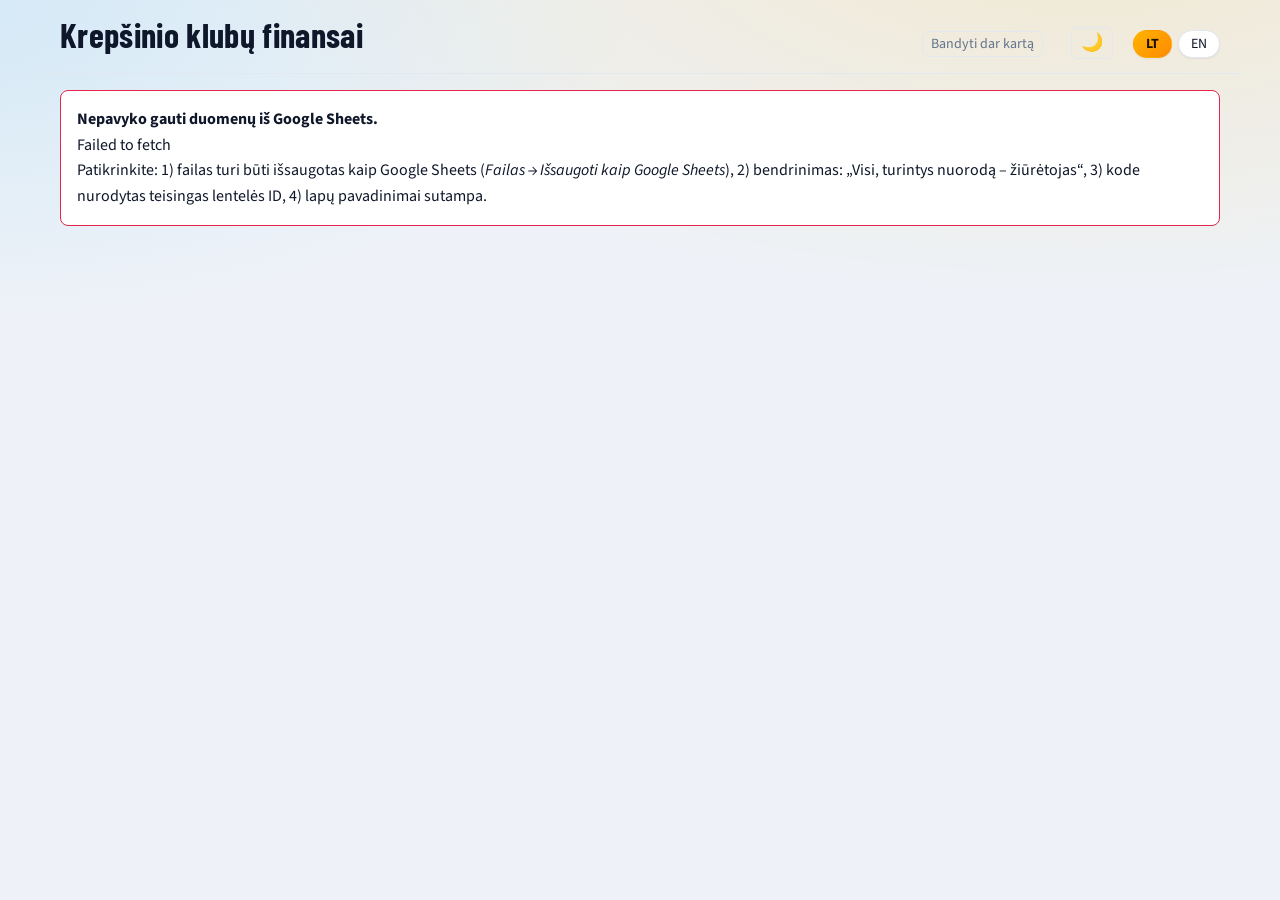
<file: index-19.html>
<!DOCTYPE html>
<html lang="lt">
<head>
<meta charset="utf-8">
<meta name="viewport" content="width=device-width, initial-scale=1">
<title>Krepšinio klubų finansai</title>
<link rel="preconnect" href="https://fonts.googleapis.com">
<link rel="stylesheet" href="https://fonts.googleapis.com/css2?family=Barlow+Condensed:wght@600;700&family=Source+Sans+3:wght@400;600&display=swap">
<style>
:root{--bg:#eef2f8;--card:#fff;--ink:#0f172a;--mute:#64748b;--line:#e2e8f0;--a:#ffb400;--b:#0ea5e9;--pos:#12a150;--neg:#e5254b;--sh:0 1px 2px rgba(15,23,42,.06),0 14px 34px -14px rgba(15,23,42,.25);--hd:'Barlow Condensed','Arial Narrow',sans-serif;--tx:'Source Sans 3',system-ui,sans-serif}
@media(prefers-color-scheme:dark){:root:not([data-t=light]){--bg:#0a1020;--card:#131c30;--ink:#f1f5f9;--mute:#9aa8bf;--line:#223052;--a:#ffc82e;--b:#38bdf8;--pos:#34e39a;--neg:#ff6b86;--sh:0 1px 2px #0008,0 16px 36px -14px #000c}}
:root[data-t=dark]{--bg:#0a1020;--card:#131c30;--ink:#f1f5f9;--mute:#9aa8bf;--line:#223052;--a:#ffc82e;--b:#38bdf8;--pos:#34e39a;--neg:#ff6b86;--sh:0 1px 2px #0008,0 16px 36px -14px #000c}
*{box-sizing:border-box}
body{margin:0;background:var(--bg);color:var(--ink);font:16px/1.45 var(--tx)}
header{display:flex;flex-wrap:wrap;gap:8px 20px;align-items:baseline;padding:18px 20px 0;max-width:1200px;margin:auto}
h1{font:700 34px/1 var(--hd);margin:0;letter-spacing:.01em}
#st{color:var(--mute);font-size:14px;margin-left:auto}
button{font:inherit;color:inherit;cursor:pointer}
button:focus-visible,input:focus-visible,a:focus-visible{outline:2px solid var(--b);outline-offset:2px}
.ic{background:none;border:1px solid var(--line);border-radius:6px;padding:2px 8px;margin-left:8px}
nav{display:flex;gap:4px;padding:14px 20px 0;max-width:1200px;margin:auto;overflow-x:auto;border-bottom:1px solid var(--line)}
nav button{background:none;border:0;border-bottom:3px solid transparent;font:700 20px var(--hd);padding:6px 12px;color:var(--mute);white-space:nowrap}
nav button[aria-selected=true]{color:var(--ink);border-color:var(--a)}
main{max-width:1200px;margin:auto;padding:16px 20px 60px}
.bar{display:flex;flex-wrap:wrap;gap:8px;align-items:center;margin-bottom:10px}
.chip{border:1px solid var(--line);background:var(--card);border-radius:99px;padding:3px 12px;font-size:14px}
.chip[aria-pressed=true]{background:var(--ink);color:var(--bg);border-color:var(--ink)}
input[type=search]{font:inherit;background:var(--card);color:var(--ink);border:1px solid var(--line);border-radius:8px;padding:6px 10px;min-width:200px;margin-left:auto}
.sum{color:var(--mute);font-size:14px;margin:0 0 10px}
.tw{overflow-x:auto;background:var(--card);border:1px solid var(--line);border-radius:8px}
table{border-collapse:collapse;width:100%;font-variant-numeric:tabular-nums}
th,td{padding:8px 12px;text-align:right;border-bottom:1px solid var(--line);white-space:nowrap}
th{font:700 16px var(--hd);color:var(--mute);cursor:pointer;user-select:none;position:sticky;top:0;background:var(--card)}
th.l,td.l{text-align:left}
th[aria-sort]{color:var(--ink)}
td.l{position:sticky;left:0;background:var(--card)}
td small{display:block;color:var(--mute);font-size:12px;line-height:1.1}
tr:last-child td{border-bottom:0}
.sh{display:inline-flex;align-items:center;gap:8px}
.sh i{display:inline-block;width:70px;height:8px;background:var(--b);border-radius:2px;overflow:hidden;opacity:.9}
.sh i b{display:block;height:100%;background:var(--a)}
.pos{color:var(--pos)}.neg{color:var(--neg)}.na{color:var(--mute)}
td a{margin-right:6px;color:var(--b)}
.cards{display:grid;grid-template-columns:repeat(auto-fill,minmax(300px,1fr));gap:12px}
.card{background:var(--card);border:1px solid var(--line);border-radius:8px;padding:14px 16px}
.card h3{font:700 22px var(--hd);margin:0 0 6px}.card h3 span{color:var(--mute);font-size:16px;margin-left:6px}
.card p{margin:0 0 8px;font-size:15px}
.msg{background:var(--card);border:1px solid var(--neg);border-radius:8px;padding:16px;line-height:1.6}
tr.c,tr.pc{cursor:pointer}tr.c:hover td,tr.pc:hover td{background:color-mix(in srgb,var(--a) 12%,var(--card))}
.cl{display:flex;align-items:center}.lw{display:inline-grid;margin-right:10px;flex:none}.lw>*{grid-area:1/1;margin:0}
.lg{width:30px;height:30px;border-radius:50%;object-fit:contain;background:#fff}.in{display:inline-flex;align-items:center;justify-content:center;color:#fff;font:700 12px var(--hd)}
#md{position:fixed;inset:0;background:#000a;display:none;align-items:flex-end;justify-content:center;z-index:9}#md.o{display:flex}
.sheet{background:var(--bg);width:min(900px,100%);max-height:92vh;overflow:auto;border-radius:14px 14px 0 0;padding:18px 20px 28px}
@media(min-width:800px){#md{align-items:center}.sheet{border-radius:14px}}
.kp{display:grid;grid-template-columns:repeat(auto-fit,minmax(140px,1fr));gap:10px;margin:12px 0}
.kp div{background:var(--card);border:1px solid var(--line);border-radius:8px;padding:8px 12px}.kp small{display:block;color:var(--mute);font-size:12px}.kp b{font:700 24px var(--hd)}
h2,h3{font-family:var(--hd);margin:8px 0 4px}h2{font-size:30px;margin:0}.top{display:flex;gap:8px;margin-bottom:10px}.top button{margin-left:auto}
.top button,.lk{border:1px solid var(--line);background:var(--card);border-radius:8px;padding:4px 12px;color:var(--ink);text-decoration:none;font-size:14px}
iframe{width:100%;height:calc(100vh - 150px);min-height:620px;border:1px solid var(--line);border-radius:8px;background:#fff}
#lang{display:flex;gap:6px}.pf{position:relative;cursor:help;border-bottom:1px dotted var(--mute)}.tip{display:none;position:absolute;left:0;top:140%;z-index:5;width:min(380px,80vw);background:var(--card);color:var(--ink);border:1px solid var(--line);border-radius:8px;padding:8px 10px;font-size:14px;line-height:1.4;box-shadow:0 6px 20px #0005}.pf:hover .tip,.pf:focus .tip{display:block}
body{background:radial-gradient(900px 380px at 85% -8%,color-mix(in srgb,var(--a) 16%,transparent),transparent),radial-gradient(700px 320px at -5% 0,color-mix(in srgb,var(--b) 12%,transparent),transparent),var(--bg);background-attachment:fixed}
.tw,.kp div,.card,.sheet,.chip{box-shadow:var(--sh)}.chip{border-radius:99px}.chip[aria-pressed=true]{background:linear-gradient(135deg,var(--a),#ff8a00);color:#1b1300;border-color:transparent;font-weight:700}
.pos,.neg{display:inline-block;padding:1px 10px;border-radius:99px;font-weight:700}.pos{color:var(--pos);background:color-mix(in srgb,var(--pos) 18%,transparent)}.neg{color:var(--neg);background:color-mix(in srgb,var(--neg) 18%,transparent)}
.sh i{background:color-mix(in srgb,var(--b) 28%,transparent);height:9px;border-radius:9px}.sh i b{background:linear-gradient(90deg,#ffd54a,#ff8a00);border-radius:9px}
.kp b{background:linear-gradient(135deg,var(--ink),color-mix(in srgb,var(--ink) 55%,var(--b)));-webkit-background-clip:text;background-clip:text;-webkit-text-fill-color:transparent}.kp b .pos,.kp b .neg{-webkit-text-fill-color:currentColor}
#th{font-size:18px;padding:2px 9px}.rl{height:44px;max-width:130px;object-fit:contain;background:#fff;border-radius:10px;padding:4px;box-shadow:var(--sh)}
.sx{position:relative;display:inline-block;margin-bottom:8px}.sx .opts{display:none;position:absolute;left:0;top:calc(100% - 2px);z-index:6;padding:10px;gap:6px;flex-wrap:wrap;width:min(430px,88vw);background:var(--card);border:1px solid var(--line);border-radius:14px;box-shadow:var(--sh)}.sx:hover .opts,.sx:focus-within .opts{display:flex}
.ms{display:none;font:inherit;background:var(--card);color:var(--ink);border:1px solid var(--line);border-radius:10px;padding:8px 10px;margin:0 0 10px;width:100%}
@media(max-width:720px){
 header{padding:14px 14px 0}h1{font-size:28px}#st{margin-left:0;width:100%}main{padding:12px 12px 60px}nav{padding:10px 12px 0}
 .bar{gap:6px}.bar.n{flex-wrap:nowrap;overflow-x:auto;padding-bottom:6px}.bar.n .chip{white-space:nowrap;flex:none}input[type=search]{width:100%;margin:0}
 .ms{display:block}.sum{font-size:13px}
 .tw{background:transparent;border:0;box-shadow:none;overflow:visible}
 .tw table,.tw tbody,.tw tr,.tw td{display:block}.tw thead{display:none}
 .tw tr{display:grid;grid-template-columns:1fr 1fr;gap:10px 14px;background:var(--card);border:1px solid var(--line);border-radius:16px;box-shadow:var(--sh);padding:14px;margin-bottom:12px}
 .tw td{border:0;padding:0;text-align:left;white-space:normal;position:static;background:transparent}
 .tw td.l{grid-column:1/-1;font-size:18px}.tw td.l small{display:block;margin-bottom:2px}
 .tw td[data-lb]:not(.l)::before{content:attr(data-lb);display:block;color:var(--mute);font-size:11px;font-weight:600;text-transform:uppercase;letter-spacing:.05em;margin-bottom:1px}
 .tw tr:hover td{background:transparent}.tw tr.c:active,.tw tr.pc:active{transform:scale(.99)}
 #md{align-items:flex-end}.sheet{max-height:94vh;padding:14px 14px 30px;border-radius:20px 20px 0 0}h2{font-size:26px}
 .kp{grid-template-columns:1fr 1fr;gap:8px}.kp b{font-size:21px}.kp small{font-size:11px}
 .sx .opts{width:min(430px,calc(100vw - 24px))}
}
@media(max-width:720px){.tw.ch{background:var(--card);border:1px solid var(--line);box-shadow:var(--sh);border-radius:14px}.rl{height:38px;max-width:84px}.cl h2{overflow-wrap:anywhere}}
body.lk{position:fixed;left:0;right:0;width:100%;overflow:hidden}#md,.sheet{overscroll-behavior:contain}.sheet.sm{width:min(560px,100%)}.top{position:sticky;top:-18px;z-index:3;background:var(--bg);padding:8px 0;margin-top:-8px}
</style>
</head>
<body>
<header><h1 id="h1">Krepšinio klubų finansai</h1><span id="st">Kraunama…</span><button class="ic" id="th" aria-label="Tema"></button><span id="lang"><button class="chip" data-l="lt">LT</button> <button class="chip" data-l="en">EN</button></span></header>
<nav role="tablist" id="tabs"></nav>
<main id="out"></main>
<div id="md" aria-modal="true" role="dialog"><div class="sheet" id="sh"></div></div>
<script>
// ---- Nustatymai: Google lentelės ID (turi būti tikra Google Sheets lentelė, ne .xlsx) ----
const SHEET_ID="1cWx_skBNVz6XwtdFsHNX5Jhd2TwRLFiY";
// Kiekvienam lapui – galimi pavadinimai (su „/" ir be). Pirmas tinkamas naudojamas.
const SHEETS={b27:["Budgets 26/27","Budgets 2627"],b26:["Budgets 25/26","Budgets 2526"],w26:["World 25/26","World 2526"],att:["Attendance 25/26","Attendance 2526","Attendance"],sal:["Player Salaries"],hist:["Historical Budgets"]};
const C="Australia|Australija|AU;Austria|Austrija|AT;Belgium|Belgija|BE;Bosnia and Herzegovina|Bosnija ir Hercegovina|BA;Croatia|Kroatija|HR;Czech Republic|Čekija|CZ;Denmark|Danija|DK;Estonia|Estija|EE;Finland|Suomija|FI;France|Prancūzija|FR;Germany|Vokietija|DE;Greece|Graikija|GR;Hungary|Vengrija|HU;Israel|Izraelis|IL;Italy|Italija|IT;Japan|Japonija|JP;Latvia|Latvija|LV;Lithuania|Lietuva|LT;Montenegro|Juodkalnija|ME;North Macedonia|Šiaurės Makedonija|MK;Poland|Lenkija|PL;Portugal|Portugalija|PT;Romania|Rumunija|RO;Serbia|Serbija|RS;Slovakia|Slovakija|SK;Slovenia|Slovėnija|SI;Spain|Ispanija|ES;Turkey|Turkija|TR;United Arab Emirates|Jungtiniai Arabų Emyratai|AE;United Kingdom|Jungtinė Karalystė|GB;Ukraine|Ukraina|UA;Bulgaria|Bulgarija|BG;Georgia|Gruzija|GE;Cyprus|Kipras|CY;Netherlands|Nyderlandai|NL;Switzerland|Šveicarija|CH;Sweden|Švedija|SE;Norway|Norvegija|NO;Iceland|Islandija|IS;Kosovo|Kosovas|XK;Azerbaijan|Azerbaidžanas|AZ;Ireland|Airija|IE;Albania|Albanija|AL;Russia|Rusija|RU".split(";").map(s=>s.split("|"));
const NAT=Object.fromEntries(C.map(c=>[c[0],c[1]])),FL=Object.fromEntries(C.map(c=>[c[1],c[2]]));
const flag=n=>FL[n]?String.fromCodePoint(...[...FL[n]].map(c=>127397+c.charCodeAt(0)))+" ":"";
const LT2EN=Object.fromEntries(C.map(c=>[c[1],c[0]])),dn=n=>LANG==="en"?(LT2EN[n]||n):n;
let nf=new Intl.NumberFormat("lt-LT",{maximumFractionDigits:0});
const eur=n=>n==null?"–":nf.format(n)+" €";
const esc=s=>String(s??"").replace(/[&<>"]/g,c=>({"&":"&amp;","<":"&lt;",">":"&gt;",'"':"&quot;"}[c]));
const norm=s=>String(s).toLowerCase().normalize("NFD").replace(/[^a-z0-9]/g,"");
const nat=n=>NAT[n]||n;
const num=v=>{if(v==null)return null;const s=String(v).replace(/[\s\u00a0€$%]/g,"").replace(/,/g,"");if(!/^-?\d/.test(s))return null;const n=parseFloat(s);return isNaN(n)?null:n};
const txt=v=>{const s=String(v??"").trim();return(s===""||s==="-"||s[0]==="#")?"":s};
function csv(t){const R=[];let r=[],c="",q=0;for(let i=0;i<t.length;i++){const h=t[i];
 if(q){if(h=='"'){if(t[i+1]=='"'){c+='"';i++}else q=0}else c+=h}
 else if(h=='"')q=1;else if(h==","){r.push(c);c=""}else if(h=="\n"){r.push(c);R.push(r);r=[];c=""}else if(h!="\r")c+=h}
 if(c||r.length){r.push(c);R.push(r)}return R}
let DEF;
async function raw(n){
 const res=await fetch(`https://docs.google.com/spreadsheets/d/${SHEET_ID}/gviz/tq?tqx=out:csv&headers=0&sheet=${encodeURIComponent(n)}`);
 const t=await res.text();
 if(!res.ok||/^\s*</.test(t))throw new Error(`Lapas „${n}" neatsidaro (HTTP ${res.status})`);
 return t}
// Jei lapo pavadinimas neegzistuoja, Google tyliai grąžina pirmą lapą – tokį atsakymą atmetame
async function load(names,first){
 for(const n of names){const t=await raw(n);if(first||t!==DEF)return csv(t)}
 throw new Error(`Lapas „${names[0]}" nerastas – patikrinkite jo pavadinimą lentelėje`)}
// Suranda lenteles, kurių antraštės eilutė prasideda reikšme hdr antrame stulpelyje
function blocks(rows,hdr){const out=[];let title="";
 for(let i=0;i<rows.length;i++){const a=(rows[i][1]||"").trim();
  if(a===hdr){const h=rows[i].map(x=>x.trim()),d=[];let j=i+1;
   while(j<rows.length){const b=(rows[j][1]||"").trim();if(!b||b===hdr||/^Vidurkis/.test(b))break;d.push(rows[j]);j++}
   out.push({title,h,d});i=j-1}
  else if(a)title=a}
 return out}
const ix=(h,re)=>h.findIndex(x=>re.test(x));
function budgets(rows,season,world){const o=[];
 for(const b of blocks(rows,"Nation")){/* Google CSV „pameta" antraštes skaitinių stulpelių viršuje, todėl stulpeliai imami pagal vietą: B šalis, C klubas, D biudžetas, E algos, H vieta, I Europa, J+ šaltiniai */
  const sn=season==="H"?(b.title.match(/(\d\d)\s*\/\s*(\d\d)\s*$/)||[]).slice(1).join("/"):season;if(!sn)continue;
  const q=season==="26/27"?1:0,c={n:1,club:2,t:3,s:4,p:6+q,e:7+q};
  const src=[8,9,10,11,12].map(i=>i+q);
  for(const r of b.d){if(!txt(r[c.club]))continue;
   o.push({season:sn,nation:nat(r[1].trim()),club:r[c.club].trim(),total:num(r[c.t]),sal:num(r[c.s]),place:num(r[c.p]),eu:txt(r[c.e]).replace(/^https?:.*/,""),src:src.map(i=>(r[i]||"").trim()).filter(u=>/^https?:/.test(u))})}}
 return o}
const AD={French:"France",German:"Germany",Spanish:"Spain",Italian:"Italy",Lithuanian:"Lithuania",Greek:"Greece",Turkish:"Turkey",Israeli:"Israel",Polish:"Poland",Serbian:"Serbia",Latvian:"Latvia",Estonian:"Estonia",Finnish:"Finland"};
const fr=v=>{const n=num(v);return n==null?null:/%/.test(String(v))||n>1.5?n/100:n};
function attendance(rows){const o=[];let title="";
 for(const r of rows){const a=(r[1]||"").trim();if(!a||a==="Club"||a==="Klubas")continue;
  if(num(r[5])==null&&num(r[6])==null){title=a;continue}
  const m=title.match(/^(\w+) league/i),nation=m&&AD[m[1]]?nat(AD[m[1]]):title.replace(/\s*\(.*/,"").replace(/ league$/i,"");
  const nums=String(r[6]).split("/").map(num).filter(x=>x!=null),avg=num(r[5]),cap=nums.length?nums[nums.length-1]:null;
  o.push({nation,club:a,city:txt(r[2]),avg,cap,fill:fr(r[7])??(avg!=null&&cap?avg/cap:null),expE:num(r[11]),idxE:num(r[12]),expL:num(r[13]),idxL:num(r[14]),profile:txt(r[15]),place:num(r[16])})}
 return o}
function salaries(rows){const o=[];
 for(const b of blocks(rows,"Role")){const g=i=>i;
  for(const r of b.d){if(!txt(r[2]))continue;
   o.push({role:r[1].trim(),name:r[2].trim(),country:nat((r[3]||"").trim()),team:txt(r[4]),season:txt(r[5]),value:num(r[6]),len:txt(r[7]),month:num(r[8]),src:(r[9]||"").trim()})}}
 return o}
function taxes(rows){return rows.filter(r=>txt(r[3])&&!/^https?:/.test(r[1])).map(r=>({country:r[1].trim(),season:txt(r[2]),text:r[3].trim(),src:(r[4]||"").trim()}))}

const EN={"Krepšinio klubų finansai":"Basketball Club Finances","Kraunama…":"Loading…","Atnaujinta":"Updated","Atnaujinti":"Refresh","Bandyti dar kartą":"Try again","Nepavyko gauti duomenų iš Google Sheets.":"Could not load data from Google Sheets.","Biudžetai":"Budgets","Biudžeto pokytis (€)":"Budget change (€)","Lankomumas":"Attendance","Žaidėjų algos":"Player salaries","Mokesčių skaičiuoklė":"Tax calculator","Klubas":"Club","Bendras biudžetas":"Total budget","Atlyginimų biudžetas":"Salary budget","Atlyginimų dalis":"Salary share","Biudžeto pokytis":"Budget change","Vieta lygoje":"League place","Europos turnyras":"European competition","Europa":"Europe","Šaltiniai":"Sources","Šaltinis":"Source","nuoroda":"link","Vid. lankomumas":"Avg. attendance","Užpildymas":"Filling rate","Profilis":"Profile","Žaidėjas / treneris":"Player / coach","Komanda":"Team","Šalis":"Country","Sezonas":"Season","sezonas":"season","Sutarties vertė":"Contract value","Trukmė":"Length","Mėnesio alga":"Monthly salary","Visos":"All","Ieškoti…":"Search…","Paieška":"Search","įrašų, iš jų pilnų duomenų:":"records, with complete data:","vidutinė atlyginimų dalis":"average salary share","(iš ":"(of ","Rodoma pirmos 300 eilučių – siaurinkite paieška ar filtru.":"Showing the first 300 rows – narrow down with search or filter.","Tušti langeliai rodomi „–“ ir į vidurkius neįtraukiami.":"Empty cells are shown as “–” and excluded from averages.","Nieko nerasta":"Nothing found","Uždaryti":"Close","← Atgal":"← Back","Lankomumas 2025/26":"Attendance 2025/26","Galima arenos talpa":"Available arena capacity","Tikėtinas lankomumas tokioje rinkoje (Europos kontekste)":"Expected attendance for such a market (European context)","Tikėtinas lankomumas savos lygos kontekste":"Expected attendance in own-league context","Lankomumo indeksas vs Europa":"Attendance index vs Europe","Lankomumo indeksas vs savo lyga":"Attendance index vs own league","Žaidėjai ir algos":"Players and salaries","Vardas":"Name","Rolė":"Role","Spauskite žaidėją, kad matytumėte visą algų istoriją.":"Click a player to see the full salary history.","Mėnesio algos pokytis (€)":"Monthly salary change (€)","Algų istorija":"Salary history","įrašų:":"records:","čempionai":"champions"};
C.forEach(c=>EN[c[1]]=c[0]);
const PAIRS=Object.entries(EN).sort((x,y)=>y[0].length-x[0].length).map(([k,v])=>[new RegExp("(?<![\\p{L}])"+k.replace(/[.*+?^${}()|[\]\\]/g,"\\$&")+"(?![\\p{L}])","gu"),v]);
let LANG=(()=>{try{return localStorage.getItem("lang")||"lt"}catch(e){return"lt"}})(),stH="";
const tr=s=>LANG==="en"?PAIRS.reduce((a,[re,v])=>a.replace(re,v),s):s;
const setSt=s=>{stH=s;$("st").innerHTML=tr(s)};
function setLang(l){LANG=l;try{localStorage.setItem("lang",l)}catch(e){}
 nf=new Intl.NumberFormat(l==="en"?"en-GB":"lt-LT",{maximumFractionDigits:0});document.documentElement.lang=l;
 $("h1").textContent=tr("Krepšinio klubų finansai");document.title=$("h1").textContent;
 document.querySelectorAll("#lang button").forEach(b=>b.setAttribute("aria-pressed",b.dataset.l===l));
 setSt(stH);closeAll();if(D.bud)render()}
// ---- Būsena ir atvaizdavimas ----
const RL='<img class="rl" src="https://rytasvilnius.lt/en/wp-content/uploads/sites/3/2024/07/rytas.png" alt="Rytas" onerror="this.remove()">';
const cmp=v=>v>=1e6?(v/1e6).toFixed(1)+"M":Math.round(v/1000)+"k";
function chart(it,sel,aria){const n=it.length,d=n>8,st=d?30:38,bw=d?18:24,f=d?9:10,base=d?112:92,mb=d?52:56,mx=Math.max(...it.map(x=>x.v||0),1),W=Math.max(n*st+14,110),Hh=d?142:122;
 return`<div class="tw ch" style="padding:8px 10px"><svg viewBox="0 0 ${W} ${Hh}" style="display:block;width:100%;max-width:${W}px;height:auto" role="img" aria-label="${aria}"><defs><linearGradient id="gy" x1="0" y1="0" x2="0" y2="1"><stop offset="0" stop-color="#ffd84d"/><stop offset="1" stop-color="#ff8a00"/></linearGradient></defs>${it.map((p,i)=>{const x=i*st+8,c=x+bw/2,bh=p.v?p.v/mx*mb:0,s=p.l===sel,val=p.v?cmp(p.v):"–",fw=s?800:500;
  return`<g><title>${esc(p.t)}</title><rect x="${x}" y="${base-bh}" width="${bw}" height="${Math.max(bh,2)}" rx="4" fill="url(#gy)" ${s?'stroke="var(--ink)" stroke-width="2"':'opacity=".92"'}/>${s?`<text x="${c}" y="${base-bh-(d?38:19)}" text-anchor="middle" font-size="9" fill="var(--ink)">▼</text>`:""}${d?`<text transform="rotate(-90 ${c+3} ${base-bh-4})" x="${c+3}" y="${base-bh-4}" font-size="${f}" font-weight="${fw}" fill="var(--ink)">${val}</text>`:`<text x="${c}" y="${base-bh-5}" text-anchor="middle" font-size="${f}" font-weight="${fw}" fill="var(--ink)">${val}</text>`}<text x="${c}" y="${base+15}" text-anchor="middle" font-size="${f}" font-weight="${s?800:400}" fill="${s?"var(--ink)":"var(--mute)"}">${esc(p.l)}</text>${p.s&&!d?`<text x="${c}" y="${base+28}" text-anchor="middle" font-size="8" fill="var(--mute)">${esc(p.s)}</text>`:""}</g>`}).join("")}</svg></div>`}
const sx=(cur,list,mk)=>list.length>1?`<div class="sx"><button class="chip cur" aria-pressed="true">${cur} ▾</button><div class="opts">${list.map(mk).join("")}</div></div>`:`<button class="chip" aria-pressed="true">${cur}</button>`;
let TH=(()=>{try{return localStorage.getItem("theme")||""}catch(e){return""}})();
const isDark=()=>TH?TH==="dark":matchMedia("(prefers-color-scheme:dark)").matches;
function syncTheme(){const f=document.querySelector("iframe");try{f.contentDocument.documentElement.setAttribute("data-t",isDark()?"dark":"light")}catch(e){}}
function setTheme(t){TH=t;document.documentElement.setAttribute("data-t",t);try{localStorage.setItem("theme",t)}catch(e){}$("th").textContent=isDark()?"☀️":"🌙";syncTheme()}
let LOGOS={},V=[],H=[];
const tk=s=>String(s||"").toLowerCase().normalize("NFD").replace(/[\u0300-\u036f]/g,"").split(/[^a-z0-9]+/).filter(Boolean);
const same=(a,b)=>{const x=tk(a),y=tk(b);if(!x.length||!y.length)return false;if(x.join("")===y.join(""))return true;const[s,l]=x.length<=y.length?[x,y]:[y,x];return s.join("").length>3&&s.every(w=>l.includes(w))};
const logo=n=>{const u=LOGOS[norm(n)],i=n.split(/\s+/).slice(0,2).map(w=>w[0]).join("").toUpperCase();
 return`<span class="lw"><span class="lg in" style="background:hsl(${[...n].reduce((a,c)=>(a*31+c.charCodeAt(0))%360,7)} 40% 38%)">${esc(i)}</span>${u?`<img class="lg" src="${esc(u)}" alt="" loading="lazy" onerror="this.remove()">`:""}</span>`};
const n0=n=>n==null?"–":nf.format(n),f2=n=>n==null?"–":n.toFixed(2).replace(".",LANG==="en"?".":",");
const PROF=[
[/strong in europe and own/i,"Stipri Europoje ir savo lygoje","Pritraukia aiškiai daugiau žiūrovų nei tikėtasi – ir savo lygoje, ir palyginus su Europos klubais. Pagal bet kokį matą – vienas geriausiai žiūrovus pritraukiančių klubų.","Draws clearly more fans than expected, both in its own league and compared with clubs across Europe. A top fan-attraction club by any measure."],
[/strong in own league.*line with europe/i,"Stipri savo lygoje, atitinka Europos lygį","Lenkia panašaus dydžio rinkos šalies varžovus ir pritraukia maždaug tiek žiūrovų, kiek tipiškas tokio dydžio Europos klubas.","Outperforms its domestic rivals of similar market size and draws about as many fans as a typical European club of its size."],
[/strong (for its|in own) league.*below|strong for its league/i,"Stipri savo lygoje (žemiau Europos)","Išsiskiria savo lygoje, bet visa lyga pritraukia mažiau žiūrovų nei kitos, todėl klubas vis tiek atsilieka nuo panašių Europos klubų.","A standout in its own league, but the league as a whole draws fewer fans than others, so the club still trails comparable European clubs."],
[/in line with own league.*above/i,"Atitinka savo lygą, aukščiau Europos","Pritraukia maždaug tiek, kiek tikimasi savo lygoje. Kadangi lyga populiari, klubas vis tiek viršija Europos vidurkį.","Draws about what's expected in its own league. Because that league is popular, this still puts the club above the European average."],
[/in line with expectations/i,"Atitinka lūkesčius (lyga ir Europa)","Pritraukia maždaug tiek žiūrovų, kiek tikėtasi – ir savo lygoje, ir Europoje. Nei išsiskiria, nei atsilieka.","Draws about as many fans as expected, both in its own league and across Europe. Neither a standout nor a laggard."],
[/in line with own league.*below/i,"Atitinka savo lygą, žemiau Europos","Rodo tikėtą rezultatą tarp šalies varžovų, bet jo lyga pritraukia mažiau žiūrovų nei kitos, todėl atsilieka nuo panašių Europos klubų.","Performs as expected among domestic rivals, but its league draws fewer fans than others, so it falls short of comparable European clubs."],
[/capacity/i,"Apribota talpos (arena pilna)","Lankomumas mažesnis nei tikėtasi, bet arena beveik pilna per kiekvienas rungtynes. Skaičius riboja pastatas, o ne susidomėjimo trūkumas; tikroji paklausa tikriausiai didesnė.","Attendance is below expected, but the arena is nearly full every game. The building, not a lack of interest, holds the numbers back; real demand is likely higher."],
[/helped by/i,"Padeda stipri lyga (yra tuščių vietų)","Pritraukia mažiau žiūrovų nei tikėtasi savo lygoje, arenoje yra tuščių vietų, bet bendras lygos populiarumas išlaiko klubą Europos vidurkio lygyje ar aukščiau.","Draws fewer fans than expected for its league, with empty seats in the arena, but the league's overall popularity keeps it at or above the European average."],
[/low interest/i,"Mažas susidomėjimas (yra tuščių vietų)","Pritraukia mažiau žiūrovų nei tikėtasi ir savo lygoje, ir Europoje, arenoje yra tuščių vietų. Silpniausias žiūrovų pritraukimas šiame palyginime.","Draws fewer fans than expected in its own league and across Europe, and its arena has empty seats. Weakest fan attraction in the comparison."]];
const pf=p=>PROF.find(x=>x[0].test(p||"")),pl=p=>{const x=pf(p);return LANG==="lt"&&x?x[1]:p},pd=p=>{const x=pf(p);return x?(LANG==="lt"?x[2]:x[3]):""};
const attBlock=a=>`<h3>Lankomumas 2025/26</h3><div class="kp">${kp("Vid. lankomumas",n0(a.avg))}${kp("Galima arenos talpa",n0(a.cap))}${kp("Užpildymas",pct(a.fill))}</div><div class="kp">${kp("Tikėtinas lankomumas tokioje rinkoje (Europos kontekste)",n0(a.expE))}${kp("Lankomumo indeksas vs Europa",f2(a.idxE))}</div><div class="kp">${kp("Tikėtinas lankomumas savos lygos kontekste",n0(a.expL))}${kp("Lankomumo indeksas vs savo lyga",f2(a.idxL))}</div>${a.profile?`<p class="sum"><b>Profilis:</b> <span class="pf" tabindex="0">${esc(pl(a.profile))}${pd(a.profile)?` ⓘ<span class="tip">${esc(pd(a.profile))}</span>`:""}</span></p>`:""}`;
const kp=(l,v)=>`<div><small>${l}</small><b>${v}</b></div>`;
const pct=n=>n==null?"–":Math.round(n*100)+"%";
const cell=r=>`<span title="${esc(r.nation)}">${flag(r.nation)}</span><b>${esc(r.club)}</b>`;
let HP=0,LY=0,RP=false;
function show(html){H.push(html);if(RP)RP=false;else{history.pushState({m:1},"");HP++}draw()}
function closeAll(){const n=HP;H=[];HP=0;draw();if(n)history.go(-n)}
addEventListener("popstate",()=>{if(HP>0){HP--;H.pop();draw()}});
function draw(){const m=$("md"),b=document.body;
 if(!H.length){m.classList.remove("o");if(b.classList.contains("lk")){b.classList.remove("lk");b.style.top="";scrollTo(0,LY)}return}
 if(!b.classList.contains("lk")){LY=scrollY;b.style.top=-LY+"px";b.classList.add("lk")}
 const cur=H[H.length-1];$("sh").className="sheet"+(cur.startsWith("<!--sm-->")?" sm":"");
 $("sh").innerHTML=tr(`<div class="top"><button id="bk" style="margin:0">← Atgal</button><button id="cl">Uždaryti ✕</button></div>`+cur);$("sh").scrollTop=0;m.classList.add("o")}
function club(name,nation,season,rep,mode){
 if(rep){H.pop();RP=true}
 const m=r=>(!nation||r.nation===nation)&&same(r.club,name),b=budgetRows(season).find(m),a=season==="25/26"&&D.att.find(m),at=mode==="att";
 const ps=at?[]:D.sal.filter(p=>p.season===season&&same(p.team,name)).sort((x,y)=>(y.month||0)-(x.month||0)),nm=b?b.club:a?a.club:name,nt=b?b.nation:a?a.nation:nation,
 ss=at?[]:[...new Set([...D.bud.filter(m).map(r=>r.season),...D.sal.filter(p=>same(p.team,name)).map(p=>p.season),...(D.att.some(m)?["25/26"]:[])])].filter(Boolean).sort().reverse();
 const bh=[...new Map(D.bud.filter(m).filter(r=>r.total!=null).sort((x,y)=>x.season.localeCompare(y.season)).map(r=>[r.season,r])).values()];
 show(`<div class="cl" style="gap:12px;flex-wrap:nowrap">${/rytas/i.test(nm)?RL:""}<h2 style="min-width:0">${esc(nm)}</h2></div><p class="sum">${flag(nt)}${esc(nt)} · sezonas ${season}</p>`
 +(ss.length>1?sx(season,ss,s=>`<button class="chip" data-cs="${s}" data-n="${esc(name)}" data-nat="${esc(nation)}" aria-pressed="${s===season}">${s}</button>`):"")
 +(/rytas/i.test(nm)?`<div class="bar">${["BCL čempionai 2026","Eurocup čempionai 2x","LKL čempionai 7x"].map(t=>`<span class="chip">🏆 ${t}</span>`).join("")}</div><div class="cl" style="gap:14px;margin:4px 0 8px">${[["rytas-1.jpg","Darius Gudelis","CEO"],["rytas-2.jpg","Mindaugas Brazys","President"]].map(([f,n,t])=>`<figure style="margin:0;text-align:center"><img src="${f}" alt="${n}" onerror="this.parentNode.remove()" style="width:64px;height:64px;border-radius:50%;object-fit:cover;object-position:50% 20%"><figcaption class="sum" style="margin:2px 0 0">${n}<br>${t}</figcaption></figure>`).join("")}</div>`:"")
 +(b&&!at?`<div class="kp">${kp("Bendras biudžetas",eur(b.total))}${kp("Atlyginimų biudžetas",eur(b.sal))}${kp("Atlyginimų dalis",pct(b.share))}${b.chg==null?"":kp("Biudžeto pokytis",`<span class="${b.chg>=0?"pos":"neg"}">${b.chg>=0?"+":""}${pct(b.chg)}</span>`)}${b.place?kp("Vieta lygoje",b.place):""}${b.eu?kp("Europa",esc(b.eu)):""}</div><p class="sum">Šaltiniai: ${links(b)}</p>`:"")
 +(!at&&bh.length>1?"<h3>Biudžeto pokytis (€)</h3>"+chart(bh.map(r=>({l:r.season,v:r.total,s:"",t:r.season+": "+eur(r.total)})),season,"Biudžeto pokytis"):"")
 +(a?attBlock(a):"")
 +(ps.length?`<h3>Žaidėjai ir algos (${season})</h3><div class="tw"><table><thead><tr><th class="l">Vardas</th><th>Rolė</th><th>Mėnesio alga</th><th>Sutarties vertė</th></tr></thead><tbody>${ps.map(p=>`<tr class="pc" data-p="${esc(p.name)}"><td class="l"><b>${esc(p.name)}</b></td><td data-lb="Rolė">${esc(p.role)}</td><td data-lb="Mėnesio alga">${eur(p.month)}</td><td data-lb="Sutarties vertė">${eur(p.value)}</td></tr>`).join("")}</tbody></table></div><p class="sum">Spauskite žaidėją, kad matytumėte visą algų istoriją.</p>`:""))}
function player(name){
 const h=D.sal.filter(p=>norm(p.name)===norm(name)).sort((x,y)=>(x.season||"").localeCompare(y.season||"")),mx=Math.max(...h.map(p=>p.month||0),1),w=Math.max(320,h.length*64);
 const svg=chart(h.map(p=>({l:p.season,v:p.month,s:(p.team||"").slice(0,9),t:(p.team||"")+" "+(p.season||"")})),null,"Mėnesio algos pokytis");
 show(`${h.length<=2?"<!--sm-->":""}<h2>${esc(h[0]?h[0].name:name)}</h2>${h.length>1?`<h3>Mėnesio algos pokytis (€)</h3>${svg}`:""}<h3>Algų istorija</h3><div class="tw"><table><thead><tr><th class="l">Sezonas</th><th>Komanda</th><th>Sutarties vertė</th><th>Trukmė</th><th>Mėnesio alga</th><th>Šaltinis</th></tr></thead><tbody>${h.map(p=>`<tr class="pc" data-club="${esc(p.team)}" data-season="${esc(p.season)}"><td class="l">${esc(p.season)||"–"}</td><td data-lb="Komanda">${esc(p.team)||"–"}</td><td data-lb="Sutarties vertė">${eur(p.value)}</td><td data-lb="Trukmė">${esc(p.len)||"–"}</td><td data-lb="Mėnesio alga">${eur(p.month)}</td><td data-lb="Šaltinis">${/^https?:/.test(p.src)?`<a href="${esc(p.src)}" target="_blank" rel="noopener">nuoroda</a>`:"–"}</td></tr>`).join("")}</tbody></table></div>`)}
const D={};const S={tab:"bud",season:"26/27",nation:"",q:"",sort:{bud:["total",-1],att:["avg",-1],sal:["month",-1]}};
const TABS=[["bud","Biudžetai"],["att","Lankomumas"],["sal","Žaidėjų algos"],["tax","Mokesčių skaičiuoklė"]];
const money=k=>({k,v:r=>r[k],f:r=>`<span class="${r[k]==null?"na":""}">${eur(r[k])}</span>`});
const links=r=>(r.src||[]).map((u,i)=>`<a href="${esc(u)}" target="_blank" rel="noopener" title="${esc(u)}">${i+1}</a>`).join("")||'<span class="na">–</span>';
function dedupe(a){const o=[];for(const x of a){
 const m=o.find(y=>y.season===x.season&&(norm(y.club)===norm(x.club)||(y.nation===x.nation&&same(y.club,x.club))));
 if(!m)o.push({...x});else{for(const k in x)if(k!=="src"&&(m[k]==null||m[k]===""))m[k]=x[k];if(x.src)m.src=[...new Set([...(m.src||[]),...x.src])]}}return o}
function budgetRows(se=S.season){
 const key=(s,r)=>s+"|"+r.nation+"|"+norm(r.club),M=new Map(D.bud.map(r=>[key(r.season,r),r])),pv=String(+se.slice(0,2)-1).padStart(2,"0")+"/"+String(+se.slice(3)-1).padStart(2,"0");
 return D.bud.filter(r=>r.season===se).map(r=>{const p=M.get(key(pv,r));
  return{...r,share:r.total&&r.sal!=null?r.sal/r.total:null,chg:r.total&&p&&p.total?r.total/p.total-1:null}})}
const COLS={
 bud:[{k:"club",l:1,label:"Klubas",v:r=>r.club,f:cell},
  {...money("total"),label:"Bendras biudžetas"},{...money("sal"),label:"Atlyginimų biudžetas"},
  {k:"share",label:"Atlyginimų dalis",v:r=>r.share,f:r=>r.share==null?'<span class="na">–</span>':`<span class="sh">${Math.round(r.share*100)}%<i><b style="width:${Math.min(100,r.share*100)}%"></b></i></span>`},
  {k:"chg",label:"Biudžeto pokytis",v:r=>r.chg,f:r=>r.chg==null?'<span class="na">–</span>':`<span class="${r.chg>=0?"pos":"neg"}">${r.chg>=0?"+":""}${Math.round(r.chg*100)}%</span>`},
  {k:"place",label:"Vieta lygoje",v:r=>r.place,f:r=>r.place??"–"},
  {k:"src",label:"Šaltiniai",nosort:1,v:r=>r.src.length||"",f:links}],
 att:[{k:"club",l:1,label:"Klubas",v:r=>r.club,f:cell},
  {k:"avg",label:"Vid. lankomumas",v:r=>r.avg,f:r=>r.avg==null?"–":nf.format(r.avg)},
  {k:"fill",label:"Užpildymas",v:r=>r.fill,f:r=>r.fill==null?'<span class="na">–</span>':`<span class="sh">${Math.round(r.fill*100)}%<i><b style="width:${Math.min(100,r.fill*100)}%"></b></i></span>`},
  {k:"profile",l:1,label:"Profilis",v:r=>r.profile,f:r=>r.profile?`<span style="display:inline-block;max-width:300px;overflow:hidden;text-overflow:ellipsis;vertical-align:bottom" title="${esc(pl(r.profile))}">${esc(pl(r.profile))}</span>`:"–"}],
 sal:[{k:"name",l:1,label:"Žaidėjas / treneris",v:r=>r.name,f:r=>`<small>${esc(r.role)}</small><b>${esc(r.name)}</b>`},
  {k:"team",label:"Komanda",v:r=>r.team,f:r=>esc(r.team)||"–"},{k:"country",label:"Šalis",v:r=>r.country,f:r=>flag(r.country)+esc(r.country)},
  {k:"season",label:"Sezonas",v:r=>r.season,f:r=>esc(r.season)||"–"},
  {k:"value",label:"Sutarties vertė",v:r=>r.value,f:r=>eur(r.value)},{k:"len",label:"Trukmė",v:r=>r.len,f:r=>esc(r.len)||"–"},
  {k:"month",label:"Mėnesio alga",v:r=>r.month,f:r=>eur(r.month)},
  {k:"src",label:"Šaltinis",nosort:1,v:r=>r.src,f:r=>/^https?:/.test(r.src)?`<a href="${esc(r.src)}" target="_blank" rel="noopener">nuoroda</a>`:"–"}]};
function sorted(rows,key,cols){const[k,d]=S.sort[key],c=cols.find(x=>x.k===k)||cols[0];
 return[...rows].sort((a,b)=>{const x=c.v(a),y=c.v(b),nx=x==null||x==="",ny=y==null||y==="";if(nx||ny)return nx-ny;
  return(typeof x==="string"?x.localeCompare(y,"lt"):x-y)*d})}
function table0(key,all){
 const SEAS=[...new Set(D.bud.filter(r=>r.total!=null||r.sal!=null).map(r=>r.season))].sort().reverse();
 const q=norm(S.q),nations=[...new Set(all.map(r=>r.nation||r.country))].filter(Boolean).sort((x,y)=>dn(x).localeCompare(dn(y),LANG==="en"?"en":"lt"));
 let rows=all.filter(r=>(!S.nation||(r.nation||r.country)===S.nation)&&(!q||norm([r.club,r.name,r.team,r.nation,r.country].join(" ")).includes(q)));
 const cols=COLS[key].filter(c=>rows.some(r=>{const v=c.v(r);return v!=null&&v!==""})||c.k==="club");
 rows=sorted(rows,key,cols);
 const[sk,sd]=S.sort[key];
 const full=rows.filter(r=>key==="bud"?r.total!=null&&r.sal!=null:key==="att"?r.fill!=null:r.month!=null||r.value!=null).length;
 const sh=rows.filter(r=>r.share!=null),avg=sh.length?Math.round(sh.reduce((s,r)=>s+r.share,0)/sh.length*100):null;
 const seasons=key==="bud"?sx("Sezonas "+S.season,SEAS,s=>`<button class="chip" data-season="${s}" aria-pressed="${S.season===s}">Sezonas ${s}</button>`):"";
 const chips=`<div class="bar"><input type="search" id="q" placeholder="Ieškoti…" value="${esc(S.q)}" aria-label="Paieška" style="margin:0"></div><div class="bar n"><button class="chip" data-nation="" aria-pressed="${!S.nation}">Visos</button>${nations.map(n=>`<button class="chip" data-nation="${esc(n)}" aria-pressed="${S.nation===n}">${flag(n)}${esc(n)}</button>`).join("")}</div>`;
 const head=cols.map(c=>`<th class="${c.l?"l":""}" ${c.nosort?"":`data-k="${c.k}" tabindex="0"`} ${sk===c.k?`aria-sort="${sd>0?"ascending":"descending"}"`:""}>${c.label}${sk===c.k?(sd>0?" ▲":" ▼"):""}</th>`).join("");
 V=rows;const body=rows.slice(0,300).map((r,i)=>`<tr class="c" data-i="${i}">${cols.map(c=>`<td class="${c.l?"l":""}" data-lb="${c.label}">${c.f(r)}</td>`).join("")}</tr>`).join("");
 return`${seasons}${chips}<p class="sum">${rows.length} įrašų, iš jų pilnų duomenų: ${full}${avg!=null?` · vidutinė atlyginimų dalis: ${avg}% (iš ${sh.length})`:""}. ${rows.length>300?" Rodoma pirmos 300 eilučių – siaurinkite paieška ar filtru.":""} Tušti langeliai rodomi „–“ ir į vidurkius neįtraukiami.</p><select id="ms" class="ms">${cols.filter(c=>!c.nosort).map(c=>`<option value="${c.k}"${sk===c.k?" selected":""}>${c.label}</option>`).join("")}</select><div class="tw"><table><thead><tr>${head}</tr></thead><tbody>${body||'<tr><td class="l">Nieko nerasta</td></tr>'}</tbody></table></div>`}
const table=(k,a)=>tr(table0(k,a));
function render(){const bn=out.querySelector(".bar.n"),sl=bn?bn.scrollLeft:0;render0();const nb=out.querySelector(".bar.n");if(nb)nb.scrollLeft=sl}
function render0(){
 $tabs.innerHTML=TABS.map(([k,l])=>`<button role="tab" data-tab="${k}" aria-selected="${S.tab===k}">${tr(l)}</button>`).join("");
 const f=document.activeElement&&document.activeElement.id==="q";
 out.innerHTML=S.tab==="tax"?'<iframe src="basketball_tax_calculator_2026.html" title="Mokesčių skaičiuoklė" onload="syncTheme()"></iframe>'
  :table(S.tab,S.tab==="bud"?budgetRows():D[S.tab]);
 if(f){const i=$("q");i.focus();i.setSelectionRange(i.value.length,i.value.length)}}
const $=id=>document.getElementById(id),$tabs=$("tabs"),out=$("out");
document.addEventListener("click",e=>{if(e.target.id==="md")return closeAll();
 if(e.target.closest("a"))return;
 const t=e.target.closest("#th,[data-l],#cl,#bk,tr.c,[data-p],[data-club],[data-tab],[data-nation],[data-season],th[data-k],[data-cs],#reload");if(!t)return;
 if(t.id==="th")return setTheme(isDark()?"light":"dark");
 if(t.dataset.l)return setLang(t.dataset.l);
 if(t.id==="cl")return closeAll();if(t.id==="bk")return HP?history.back():closeAll();
 if(t.matches("tr.c")){const r=V[+t.dataset.i];return S.tab==="sal"?player(r.name):club(r.club,r.nation,S.tab==="att"?"25/26":r.season,0,S.tab==="att"?"att":"")}
 if(t.dataset.cs)return club(t.dataset.n,NAT[t.dataset.nat]||t.dataset.nat,t.dataset.cs,1);
 if(t.dataset.p)return player(t.dataset.p);
 if(t.dataset.club!==undefined)return club(t.dataset.club,"",t.dataset.season);
 if(t.dataset.tab){S.tab=t.dataset.tab;S.nation="";S.q=""}
 else if(t.dataset.nation!==undefined)S.nation=NAT[t.dataset.nation]||t.dataset.nation;
 else if(t.dataset.season)S.season=t.dataset.season;
 else if(t.dataset.k){const s=S.sort[S.tab];S.sort[S.tab]=[t.dataset.k,s[0]===t.dataset.k?-s[1]:(t.dataset.k==="club"||t.dataset.k==="name"?1:-1)]}
 else return start();
 render()});
document.addEventListener("keydown",e=>{if(e.key==="Escape")closeAll();if(e.key==="Enter"&&e.target.matches("th[data-k]"))e.target.click()});
document.addEventListener("change",e=>{if(e.target.id==="ms"){const k=e.target.value;S.sort[S.tab]=[k,k==="club"||k==="name"?1:-1];render()}});
document.addEventListener("input",e=>{if(e.target.id==="q"){S.q=e.target.value;render()}});
async function start(){
 setSt("Kraunama…");
 try{
  DEF=await raw("__nera_tokio_lapo__");
  const[a,b,w,at,sa,hi]=await Promise.all(Object.values(SHEETS).map((n,i)=>{const q=load(n,i===0);return n[0]==="Historical Budgets"?q.catch(()=>[]):q}));
  D.bud=dedupe([...budgets(a,"26/27"),...budgets(b,"25/26"),...budgets(w,"25/26"),...budgets(hi,"H")]);D.att=dedupe(attendance(at));D.sal=salaries(sa);try{LOGOS=Object.fromEntries(Object.entries(await(await fetch("logos.json")).json()).map(([k,v])=>[norm(k),v]))}catch(e){}
  setSt(`Atnaujinta ${new Date().toLocaleTimeString("lt-LT",{hour:"2-digit",minute:"2-digit"})}<button class="ic" id="reload" title="Perkrauti duomenis iš lentelės">Atnaujinti</button>`);
  render()
 }catch(err){
  setSt('<button class="ic" id="reload">Bandyti dar kartą</button>');
  out.innerHTML=`<div class="msg"><b>Nepavyko gauti duomenų iš Google Sheets.</b><br>${esc(err.message)}<br>Patikrinkite: 1) failas turi būti išsaugotas kaip Google Sheets (<i>Failas → Išsaugoti kaip Google Sheets</i>), 2) bendrinimas: „Visi, turintys nuorodą – žiūrėtojas“, 3) kode nurodytas teisingas lentelės ID, 4) lapų pavadinimai sutampa.</div>`}}
if(TH)document.documentElement.setAttribute("data-t",TH);$("th").textContent=isDark()?"☀️":"🌙";
setLang(LANG);
start();
</script>
</body>
</html>
</file>
<file: styles.css>
/* =========================================================
   Krepšinio klubų finansai — Modern Design System (v2)
   ========================================================= */

/* ---------- Design Tokens ---------- */
:root {
  /* Surfaces */
  --bg:            #f4f6f9;
  --bg-elevated:   #ffffff;
  --bg-muted:      #eef1f6;
  --surface:       #ffffff;
  --surface-hover: #f8fafc;
  --surface-active:#f1f5f9;

  /* Text */
  --text:          #0f172a;
  --text-secondary:#475569;
  --text-muted:    #64748b;
  --text-faint:    #94a3b8;

  /* Borders */
  --border:        #e2e8f0;
  --border-strong: #cbd5e1;
  --border-subtle: #f1f5f9;

  /* Brand / Accent */
  --accent:        #ea8c1c;          /* warm orange – basketball feel */
  --accent-hover:  #d97706;
  --accent-soft:   rgba(234, 140, 28, 0.12);
  --accent-text:   #c2410c;

  --secondary:     #0e7490;          /* teal */
  --secondary-soft:rgba(14, 116, 144, 0.12);

  /* Semantic */
  --success:       #059669;
  --success-soft:  #d1fae5;
  --danger:        #dc2626;
  --danger-soft:   #fee2e2;
  --warn:          #d97706;

  /* Radius */
  --radius-xs:     6px;
  --radius-sm:     8px;
  --radius:        12px;
  --radius-lg:     16px;
  --radius-xl:     20px;
  --radius-full:   9999px;

  /* Shadows */
  --shadow-xs:     0 1px 2px rgba(15, 23, 42, 0.04);
  --shadow-sm:     0 1px 3px rgba(15, 23, 42, 0.06), 0 1px 2px rgba(15, 23, 42, 0.04);
  --shadow:        0 4px 6px -1px rgba(15, 23, 42, 0.07), 0 2px 4px -2px rgba(15, 23, 42, 0.05);
  --shadow-md:     0 10px 15px -3px rgba(15, 23, 42, 0.08), 0 4px 6px -4px rgba(15, 23, 42, 0.05);
  --shadow-lg:     0 20px 25px -5px rgba(15, 23, 42, 0.08), 0 8px 10px -6px rgba(15, 23, 42, 0.05);

  /* Typography */
  --font-sans:     'Inter', -apple-system, BlinkMacSystemFont, 'Segoe UI', Roboto, sans-serif;
  --font-display:  'Inter Tight', 'Inter', sans-serif;
  --font-mono:     'JetBrains Mono', 'SF Mono', ui-monospace, monospace;

  /* Motion */
  --ease:          cubic-bezier(0.4, 0, 0.2, 1);
  --duration:      160ms;
  --duration-slow: 240ms;

  /* Layout */
  --max-width:     1280px;
  --header-h:      64px;
}

/* Dark theme */
[data-theme="dark"] {
  --bg:            #0b1120;
  --bg-elevated:   #111827;
  --bg-muted:      #0f172a;
  --surface:       #1e293b;
  --surface-hover: #273549;
  --surface-active:#334155;

  --text:          #f1f5f9;
  --text-secondary:#cbd5e1;
  --text-muted:    #94a3b8;
  --text-faint:    #64748b;

  --border:        #1e293b;
  --border-strong: #334155;
  --border-subtle: #1e293b;

  --accent:        #f59e0b;
  --accent-hover:  #fbbf24;
  --accent-soft:   rgba(245, 158, 11, 0.15);
  --accent-text:   #fcd34d;

  --secondary:     #22d3ee;
  --secondary-soft:rgba(34, 211, 238, 0.12);

  --success:       #34d399;
  --success-soft:  rgba(52, 211, 153, 0.15);
  --danger:        #f87171;
  --danger-soft:   rgba(248, 113, 113, 0.15);
  --warn:          #fbbf24;

  --shadow-xs:     0 1px 2px rgba(0, 0, 0, 0.3);
  --shadow-sm:     0 1px 3px rgba(0, 0, 0, 0.4), 0 1px 2px rgba(0, 0, 0, 0.3);
  --shadow:        0 4px 6px -1px rgba(0, 0, 0, 0.4), 0 2px 4px -2px rgba(0, 0, 0, 0.3);
  --shadow-md:     0 10px 15px -3px rgba(0, 0, 0, 0.4), 0 4px 6px -4px rgba(0, 0, 0, 0.3);
  --shadow-lg:     0 20px 25px -5px rgba(0, 0, 0, 0.5), 0 8px 10px -6px rgba(0, 0, 0, 0.4);
}

/* Prefer system dark if no explicit choice yet */
@media (prefers-color-scheme: dark) {
  :root:not([data-theme="light"]) {
    --bg:            #0b1120;
    --bg-elevated:   #111827;
    --bg-muted:      #0f172a;
    --surface:       #1e293b;
    --surface-hover: #273549;
    --surface-active:#334155;
    --text:          #f1f5f9;
    --text-secondary:#cbd5e1;
    --text-muted:    #94a3b8;
    --text-faint:    #64748b;
    --border:        #1e293b;
    --border-strong: #334155;
    --border-subtle: #1e293b;
    --accent:        #f59e0b;
    --accent-hover:  #fbbf24;
    --accent-soft:   rgba(245, 158, 11, 0.15);
    --accent-text:   #fcd34d;
    --secondary:     #22d3ee;
    --secondary-soft:rgba(34, 211, 238, 0.12);
    --success:       #34d399;
    --success-soft:  rgba(52, 211, 153, 0.15);
    --danger:        #f87171;
    --danger-soft:   rgba(248, 113, 113, 0.15);
    --warn:          #fbbf24;
    --shadow-xs:     0 1px 2px rgba(0, 0, 0, 0.3);
    --shadow-sm:     0 1px 3px rgba(0, 0, 0, 0.4), 0 1px 2px rgba(0, 0, 0, 0.3);
    --shadow:        0 4px 6px -1px rgba(0, 0, 0, 0.4), 0 2px 4px -2px rgba(0, 0, 0, 0.3);
    --shadow-md:     0 10px 15px -3px rgba(0, 0, 0, 0.4), 0 4px 6px -4px rgba(0, 0, 0, 0.3);
    --shadow-lg:     0 20px 25px -5px rgba(0, 0, 0, 0.5), 0 8px 10px -6px rgba(0, 0, 0, 0.4);
  }
}

/* ---------- Reset & Base ---------- */
*, *::before, *::after { box-sizing: border-box; }

html {
  -webkit-font-smoothing: antialiased;
  -moz-osx-font-smoothing: grayscale;
  text-rendering: optimizeLegibility;
}

body {
  margin: 0;
  background: var(--bg);
  color: var(--text);
  font-family: var(--font-sans);
  font-size: 15px;
  line-height: 1.5;
  min-height: 100vh;
}

/* ---------- Typography ---------- */
h1, h2, h3, h4 {
  font-family: var(--font-display);
  font-weight: 700;
  letter-spacing: -0.02em;
  margin: 0;
}

/* ---------- Header ---------- */
.site-header {
  position: sticky;
  top: 0;
  z-index: 50;
  background: color-mix(in srgb, var(--bg) 85%, transparent);
  backdrop-filter: blur(12px) saturate(1.4);
  -webkit-backdrop-filter: blur(12px) saturate(1.4);
  border-bottom: 1px solid var(--border);
  transition: background var(--duration) var(--ease);
}

.header-inner {
  max-width: var(--max-width);
  margin: 0 auto;
  padding: 0 20px;
  height: var(--header-h);
  display: flex;
  align-items: center;
  gap: 16px;
}

.logo {
  display: flex;
  align-items: center;
  gap: 10px;
  text-decoration: none;
  color: inherit;
}

.logo-icon {
  width: 32px;
  height: 32px;
  border-radius: 9px;
  background: linear-gradient(135deg, var(--accent), #f97316);
  display: grid;
  place-items: center;
  color: white;
  font-size: 16px;
  flex-shrink: 0;
  box-shadow: 0 2px 8px rgba(234, 140, 28, 0.35);
}

.logo h1 {
  font-size: 1.25rem;
  font-weight: 700;
  letter-spacing: -0.03em;
  white-space: nowrap;
}

.header-meta {
  margin-left: auto;
  display: flex;
  align-items: center;
  gap: 10px;
  color: var(--text-muted);
  font-size: 13px;
}

/* Theme toggle */
.theme-toggle {
  width: 36px;
  height: 36px;
  border-radius: var(--radius-sm);
  border: 1px solid var(--border);
  background: var(--surface);
  color: var(--text-secondary);
  display: grid;
  place-items: center;
  cursor: pointer;
  transition: all var(--duration) var(--ease);
  font-size: 16px;
}

.theme-toggle:hover {
  background: var(--surface-hover);
  border-color: var(--border-strong);
  color: var(--text);
}

/* Lang switcher */
.lang-switch {
  display: flex;
  background: var(--bg-muted);
  border-radius: var(--radius-full);
  padding: 3px;
  gap: 2px;
}

.lang-switch button {
  border: none;
  background: transparent;
  color: var(--text-muted);
  font-size: 12px;
  font-weight: 600;
  padding: 4px 10px;
  border-radius: var(--radius-full);
  cursor: pointer;
  transition: all var(--duration) var(--ease);
}

.lang-switch button[aria-pressed="true"] {
  background: var(--surface);
  color: var(--text);
  box-shadow: var(--shadow-xs);
}

/* Reload button */
.btn-icon {
  display: inline-flex;
  align-items: center;
  gap: 6px;
  border: 1px solid var(--border);
  background: var(--surface);
  color: var(--text-secondary);
  font-size: 13px;
  font-weight: 500;
  padding: 6px 12px;
  border-radius: var(--radius-sm);
  cursor: pointer;
  transition: all var(--duration) var(--ease);
}

.btn-icon:hover {
  background: var(--surface-hover);
  border-color: var(--border-strong);
  color: var(--text);
}

/* ---------- Navigation Tabs ---------- */
.tabs-wrap {
  max-width: var(--max-width);
  margin: 0 auto;
  padding: 0 20px;
  border-bottom: 1px solid var(--border);
  background: var(--bg);
}

nav[role="tablist"] {
  display: flex;
  gap: 4px;
  overflow-x: auto;
  scrollbar-width: none;
  -ms-overflow-style: none;
  padding: 0;
}

nav[role="tablist"]::-webkit-scrollbar { display: none; }

nav[role="tablist"] button {
  position: relative;
  background: none;
  border: none;
  color: var(--text-muted);
  font-family: var(--font-display);
  font-size: 15px;
  font-weight: 600;
  padding: 14px 16px;
  white-space: nowrap;
  cursor: pointer;
  transition: color var(--duration) var(--ease);
}

nav[role="tablist"] button:hover {
  color: var(--text);
}

nav[role="tablist"] button[aria-selected="true"] {
  color: var(--text);
}

nav[role="tablist"] button[aria-selected="true"]::after {
  content: "";
  position: absolute;
  left: 12px;
  right: 12px;
  bottom: 0;
  height: 3px;
  background: var(--accent);
  border-radius: 3px 3px 0 0;
}

/* ---------- Main content ---------- */
main {
  max-width: var(--max-width);
  margin: 0 auto;
  padding: 20px 20px 80px;
}

/* ---------- Filter bar ---------- */
.bar {
  display: flex;
  flex-wrap: wrap;
  gap: 8px;
  align-items: center;
  margin-bottom: 16px;
}

/* Chips (seasons + countries) – preserved class for JS */
.chip {
  display: inline-flex;
  align-items: center;
  gap: 6px;
  border: 1px solid var(--border);
  background: var(--surface);
  color: var(--text-secondary);
  font-size: 13px;
  font-weight: 500;
  padding: 6px 14px;
  border-radius: var(--radius-full);
  cursor: pointer;
  transition: all var(--duration) var(--ease);
  white-space: nowrap;
  user-select: none;
}

.chip:hover {
  background: var(--surface-hover);
  border-color: var(--border-strong);
  color: var(--text);
}

.chip[aria-pressed="true"] {
  background: var(--text);
  color: var(--bg);
  border-color: var(--text);
  font-weight: 600;
}

[data-theme="dark"] .chip[aria-pressed="true"] {
  background: var(--text);
  color: var(--bg);
}

/* Search input */
input[type="search"] {
  font: inherit;
  background: var(--surface);
  color: var(--text);
  border: 1px solid var(--border);
  border-radius: var(--radius-sm);
  padding: 8px 14px 8px 36px;
  min-width: 220px;
  margin-left: auto;
  transition: all var(--duration) var(--ease);
  background-image: url("data:image/svg+xml,%3Csvg xmlns='http://www.w3.org/2000/svg' width='16' height='16' fill='none' stroke='%2364748b' stroke-width='2' stroke-linecap='round'%3E%3Ccircle cx='7' cy='7' r='5'/%3E%3Cpath d='M11 11l3.5 3.5'/%3E%3C/svg%3E");
  background-repeat: no-repeat;
  background-position: 12px center;
}

input[type="search"]:focus {
  outline: none;
  border-color: var(--accent);
  box-shadow: 0 0 0 3px var(--accent-soft);
}

input[type="search"]::placeholder {
  color: var(--text-faint);
}

/* Summary text */
.sum {
  color: var(--text-muted);
  font-size: 13px;
  margin: 0 0 14px;
  line-height: 1.5;
}

/* ---------- Summary Cards (new) ---------- */
.summary-cards {
  display: grid;
  grid-template-columns: repeat(auto-fit, minmax(180px, 1fr));
  gap: 12px;
  margin-bottom: 20px;
}

.summary-card {
  background: var(--surface);
  border: 1px solid var(--border);
  border-radius: var(--radius);
  padding: 16px 18px;
  box-shadow: var(--shadow-xs);
  transition: all var(--duration) var(--ease);
}

.summary-card:hover {
  box-shadow: var(--shadow-sm);
  border-color: var(--border-strong);
}

.summary-card .label {
  font-size: 12px;
  font-weight: 500;
  color: var(--text-muted);
  text-transform: uppercase;
  letter-spacing: 0.04em;
  margin-bottom: 6px;
}

.summary-card .value {
  font-family: var(--font-display);
  font-size: 1.5rem;
  font-weight: 700;
  letter-spacing: -0.03em;
  color: var(--text);
  line-height: 1.2;
}

.summary-card .sub {
  font-size: 12px;
  color: var(--text-faint);
  margin-top: 4px;
}

/* ---------- Table ---------- */
.tw {
  overflow-x: auto;
  background: var(--surface);
  border: 1px solid var(--border);
  border-radius: var(--radius);
  box-shadow: var(--shadow-sm);
}

table {
  border-collapse: collapse;
  width: 100%;
  font-variant-numeric: tabular-nums;
  font-size: 14px;
}

th, td {
  padding: 12px 16px;
  text-align: right;
  border-bottom: 1px solid var(--border);
  white-space: nowrap;
}

th {
  font-family: var(--font-display);
  font-size: 12px;
  font-weight: 600;
  color: var(--text-muted);
  text-transform: uppercase;
  letter-spacing: 0.04em;
  cursor: pointer;
  user-select: none;
  position: sticky;
  top: 0;
  background: var(--surface);
  z-index: 2;
  transition: color var(--duration) var(--ease);
}

th:hover {
  color: var(--text);
}

th.l, td.l {
  text-align: left;
}

th[aria-sort] {
  color: var(--text);
}

th[aria-sort]::after {
  content: " ↕";
  opacity: 0.5;
  font-size: 11px;
}

td.l {
  position: sticky;
  left: 0;
  background: var(--surface);
  z-index: 1;
  font-weight: 500;
}

td small {
  display: block;
  color: var(--text-muted);
  font-size: 12px;
  line-height: 1.25;
  font-weight: 400;
}

tr:last-child td {
  border-bottom: 0;
}

/* Row hover */
tr.c, tr.pc {
  cursor: pointer;
  transition: background var(--duration) var(--ease);
}

tr.c:hover td,
tr.pc:hover td {
  background: var(--surface-hover);
}

tr.c:hover td.l,
tr.pc:hover td.l {
  background: var(--surface-hover);
}

/* Progress bar (salary share) – class .sh kept for JS */
.sh {
  display: inline-flex;
  align-items: center;
  gap: 10px;
}

.sh i {
  display: inline-block;
  width: 72px;
  height: 7px;
  background: var(--secondary-soft);
  border-radius: var(--radius-full);
  overflow: hidden;
}

.sh i b {
  display: block;
  height: 100%;
  background: linear-gradient(90deg, var(--accent), #f59e0b);
  border-radius: var(--radius-full);
  transition: width 0.4s var(--ease);
}

/* Change badges */
.pos {
  color: var(--success);
  font-weight: 600;
  font-size: 13px;
}

.neg {
  color: var(--danger);
  font-weight: 600;
  font-size: 13px;
}

.na {
  color: var(--text-faint);
}

/* Source links */
td a {
  display: inline-flex;
  align-items: center;
  justify-content: center;
  min-width: 22px;
  height: 22px;
  margin-right: 4px;
  padding: 0 6px;
  border-radius: 6px;
  background: var(--secondary-soft);
  color: var(--secondary);
  font-size: 12px;
  font-weight: 600;
  text-decoration: none;
  transition: all var(--duration) var(--ease);
}

td a:hover {
  background: var(--secondary);
  color: white;
}

/* Club logo + name */
.cl {
  display: flex;
  align-items: center;
  gap: 10px;
}

.lw {
  display: inline-grid;
  flex: none;
}

.lw > * {
  grid-area: 1 / 1;
  margin: 0;
}

.lg {
  width: 28px;
  height: 28px;
  border-radius: 50%;
  object-fit: contain;
  background: #fff;
  box-shadow: 0 0 0 1px var(--border);
}

.in {
  display: inline-flex;
  align-items: center;
  justify-content: center;
  width: 28px;
  height: 28px;
  border-radius: 50%;
  color: #fff;
  font-family: var(--font-display);
  font-size: 11px;
  font-weight: 700;
  background: var(--secondary);
}

/* ---------- Cards grid (for other views) ---------- */
.cards {
  display: grid;
  grid-template-columns: repeat(auto-fill, minmax(300px, 1fr));
  gap: 14px;
}

.card {
  background: var(--surface);
  border: 1px solid var(--border);
  border-radius: var(--radius);
  padding: 18px 20px;
  box-shadow: var(--shadow-xs);
  transition: all var(--duration) var(--ease);
}

.card:hover {
  box-shadow: var(--shadow);
  border-color: var(--border-strong);
  transform: translateY(-1px);
}

.card h3 {
  font-size: 1.15rem;
  margin: 0 0 8px;
}

.card h3 span {
  color: var(--text-muted);
  font-size: 0.9rem;
  margin-left: 6px;
  font-weight: 500;
}

.card p {
  margin: 0 0 8px;
  font-size: 14px;
  color: var(--text-secondary);
}

/* ---------- Modal / Bottom sheet ---------- */
#md {
  position: fixed;
  inset: 0;
  background: rgba(0, 0, 0, 0.5);
  backdrop-filter: blur(4px);
  display: none;
  align-items: flex-end;
  justify-content: center;
  z-index: 100;
  padding: 0;
}

#md.o {
  display: flex;
  animation: fadeIn 0.2s var(--ease);
}

.sheet {
  background: var(--bg);
  width: min(920px, 100%);
  max-height: 92vh;
  overflow: auto;
  border-radius: var(--radius-xl) var(--radius-xl) 0 0;
  padding: 24px 24px 40px;
  box-shadow: var(--shadow-lg);
  animation: slideUp 0.28s var(--ease);
}

@media (min-width: 800px) {
  #md {
    align-items: center;
    padding: 24px;
  }
  .sheet {
    border-radius: var(--radius-xl);
    max-height: 88vh;
  }
}

@keyframes fadeIn {
  from { opacity: 0; }
  to   { opacity: 1; }
}

@keyframes slideUp {
  from { transform: translateY(40px); opacity: 0; }
  to   { transform: translateY(0); opacity: 1; }
}

/* Key points inside modal */
.kp {
  display: grid;
  grid-template-columns: repeat(auto-fit, minmax(140px, 1fr));
  gap: 12px;
  margin: 16px 0;
}

.kp div {
  background: var(--surface);
  border: 1px solid var(--border);
  border-radius: var(--radius);
  padding: 12px 14px;
}

.kp small {
  display: block;
  color: var(--text-muted);
  font-size: 12px;
  margin-bottom: 4px;
}

.kp b {
  font-family: var(--font-display);
  font-size: 1.35rem;
  font-weight: 700;
  letter-spacing: -0.02em;
}

/* ---------- Misc UI ---------- */
.msg {
  background: var(--surface);
  border: 1px solid var(--danger);
  border-radius: var(--radius);
  padding: 18px 20px;
  line-height: 1.6;
  color: var(--text);
}

.top {
  display: flex;
  gap: 10px;
  align-items: center;
  margin-bottom: 14px;
}

.top button,
.lk {
  border: 1px solid var(--border);
  background: var(--surface);
  border-radius: var(--radius-sm);
  padding: 7px 14px;
  color: var(--text);
  text-decoration: none;
  font-size: 13px;
  font-weight: 500;
  cursor: pointer;
  transition: all var(--duration) var(--ease);
}

.top button:hover,
.lk:hover {
  background: var(--surface-hover);
  border-color: var(--border-strong);
}

.top button {
  margin-left: auto;
}

h2 {
  font-size: 1.6rem;
  margin: 0 0 4px;
}

h3 {
  font-size: 1.15rem;
}

iframe {
  width: 100%;
  height: calc(100vh - 180px);
  min-height: 620px;
  border: 1px solid var(--border);
  border-radius: var(--radius);
  background: var(--surface);
}

/* Tooltip */
.pf {
  position: relative;
  cursor: help;
  border-bottom: 1px dotted var(--text-muted);
}

.tip {
  display: none;
  position: absolute;
  left: 0;
  top: 140%;
  z-index: 20;
  width: min(380px, 80vw);
  background: var(--surface);
  color: var(--text);
  border: 1px solid var(--border);
  border-radius: var(--radius);
  padding: 10px 12px;
  font-size: 13px;
  line-height: 1.45;
  box-shadow: var(--shadow-md);
}

.pf:hover .tip,
.pf:focus .tip {
  display: block;
}

/* Focus states */
button:focus-visible,
input:focus-visible,
a:focus-visible {
  outline: 2px solid var(--accent);
  outline-offset: 2px;
}

/* ---------- Mobile refinements ---------- */
@media (max-width: 640px) {
  .header-inner {
    padding: 0 14px;
    height: 56px;
  }

  .logo h1 {
    font-size: 1.05rem;
  }

  .header-meta {
    gap: 6px;
  }

  .btn-icon span {
    display: none; /* hide text, keep icon */
  }

  main {
    padding: 14px 14px 60px;
  }

  .bar {
    gap: 6px;
  }

  .chip {
    padding: 5px 11px;
    font-size: 12px;
  }

  input[type="search"] {
    min-width: 100%;
    margin-left: 0;
    margin-top: 4px;
  }

  th, td {
    padding: 10px 12px;
    font-size: 13px;
  }

  .summary-cards {
    grid-template-columns: 1fr 1fr;
  }
}

/* ---------- Utility for old JS compatibility ---------- */
/* The original JS uses these class names – we keep them styled */
header { /* fallback if old structure is used */ }
#st { color: var(--text-muted); font-size: 13px; }
#lang { display: flex; gap: 4px; }
.ic {
  background: none;
  border: 1px solid var(--border);
  border-radius: var(--radius-sm);
  padding: 4px 10px;
  margin-left: 6px;
  font-size: 13px;
  cursor: pointer;
  color: var(--text-secondary);
  transition: all var(--duration) var(--ease);
}
.ic:hover {
  background: var(--surface-hover);
  color: var(--text);
}
</file>
